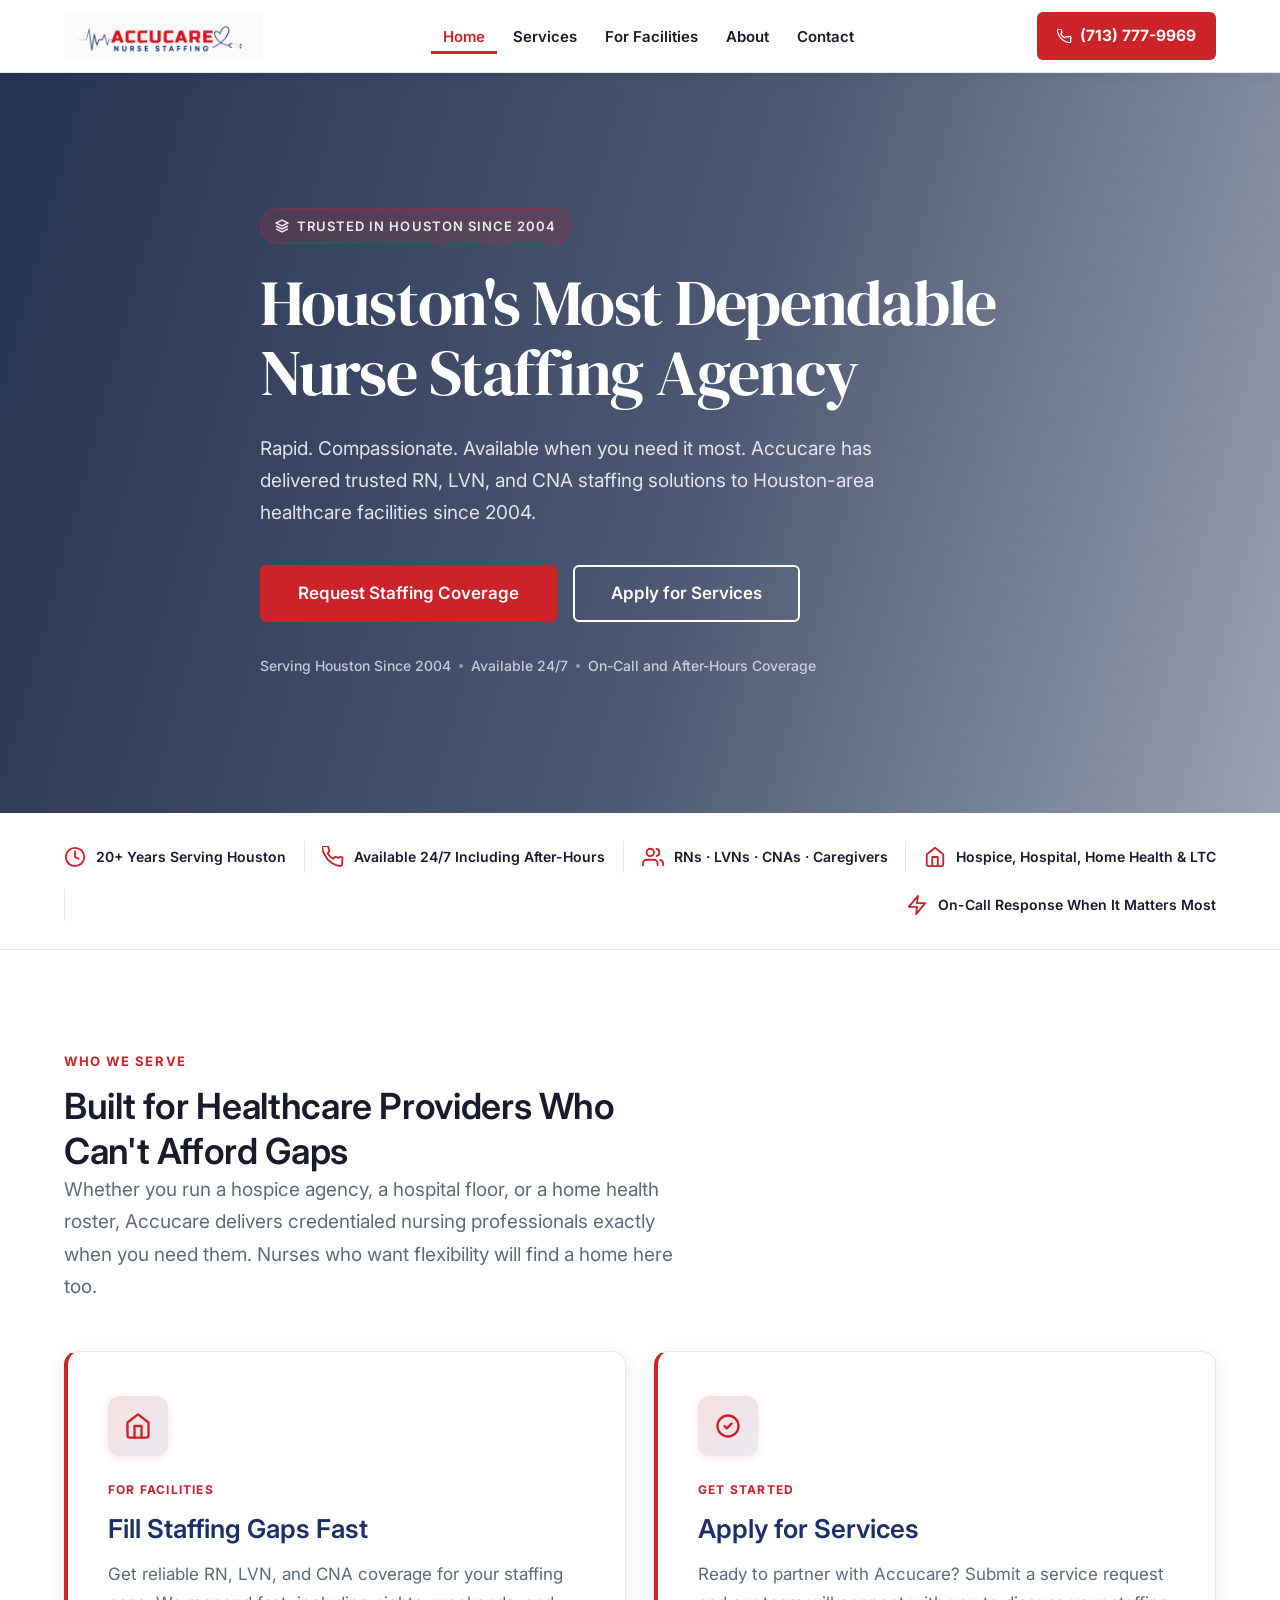
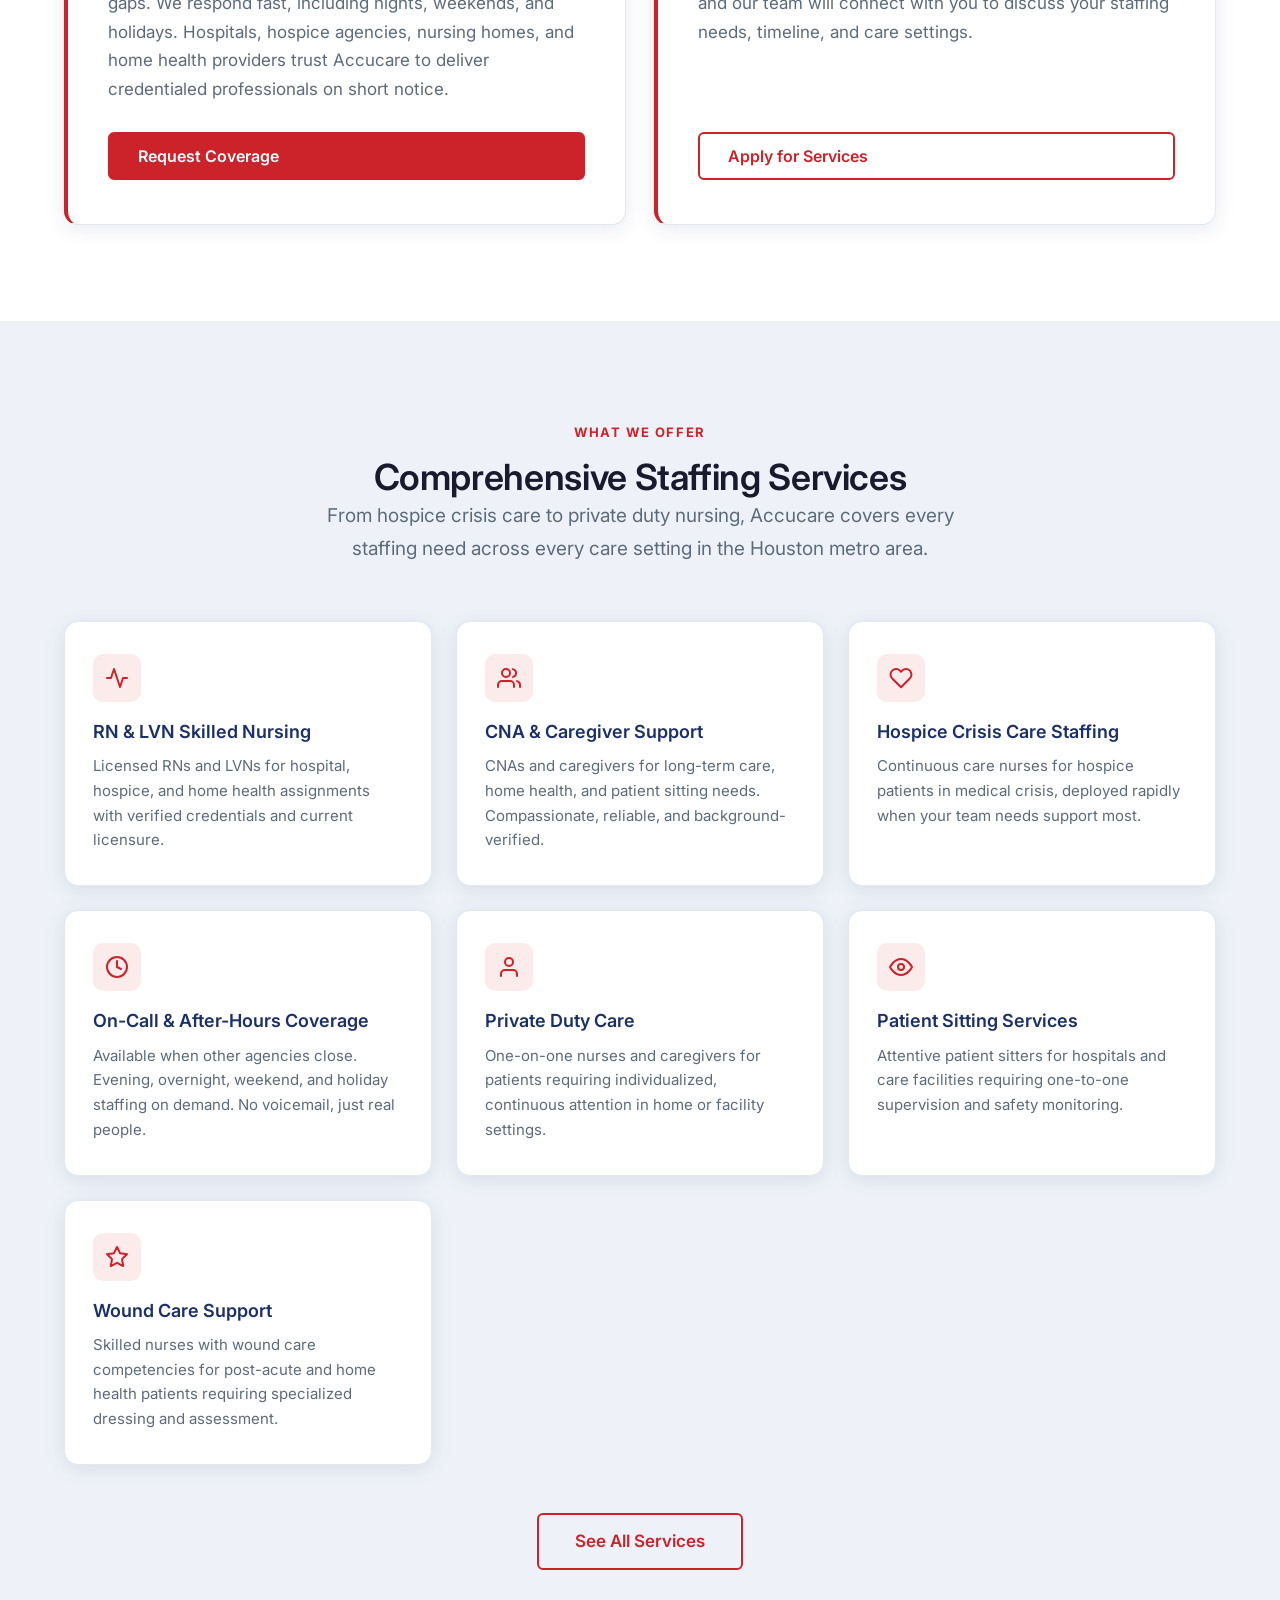
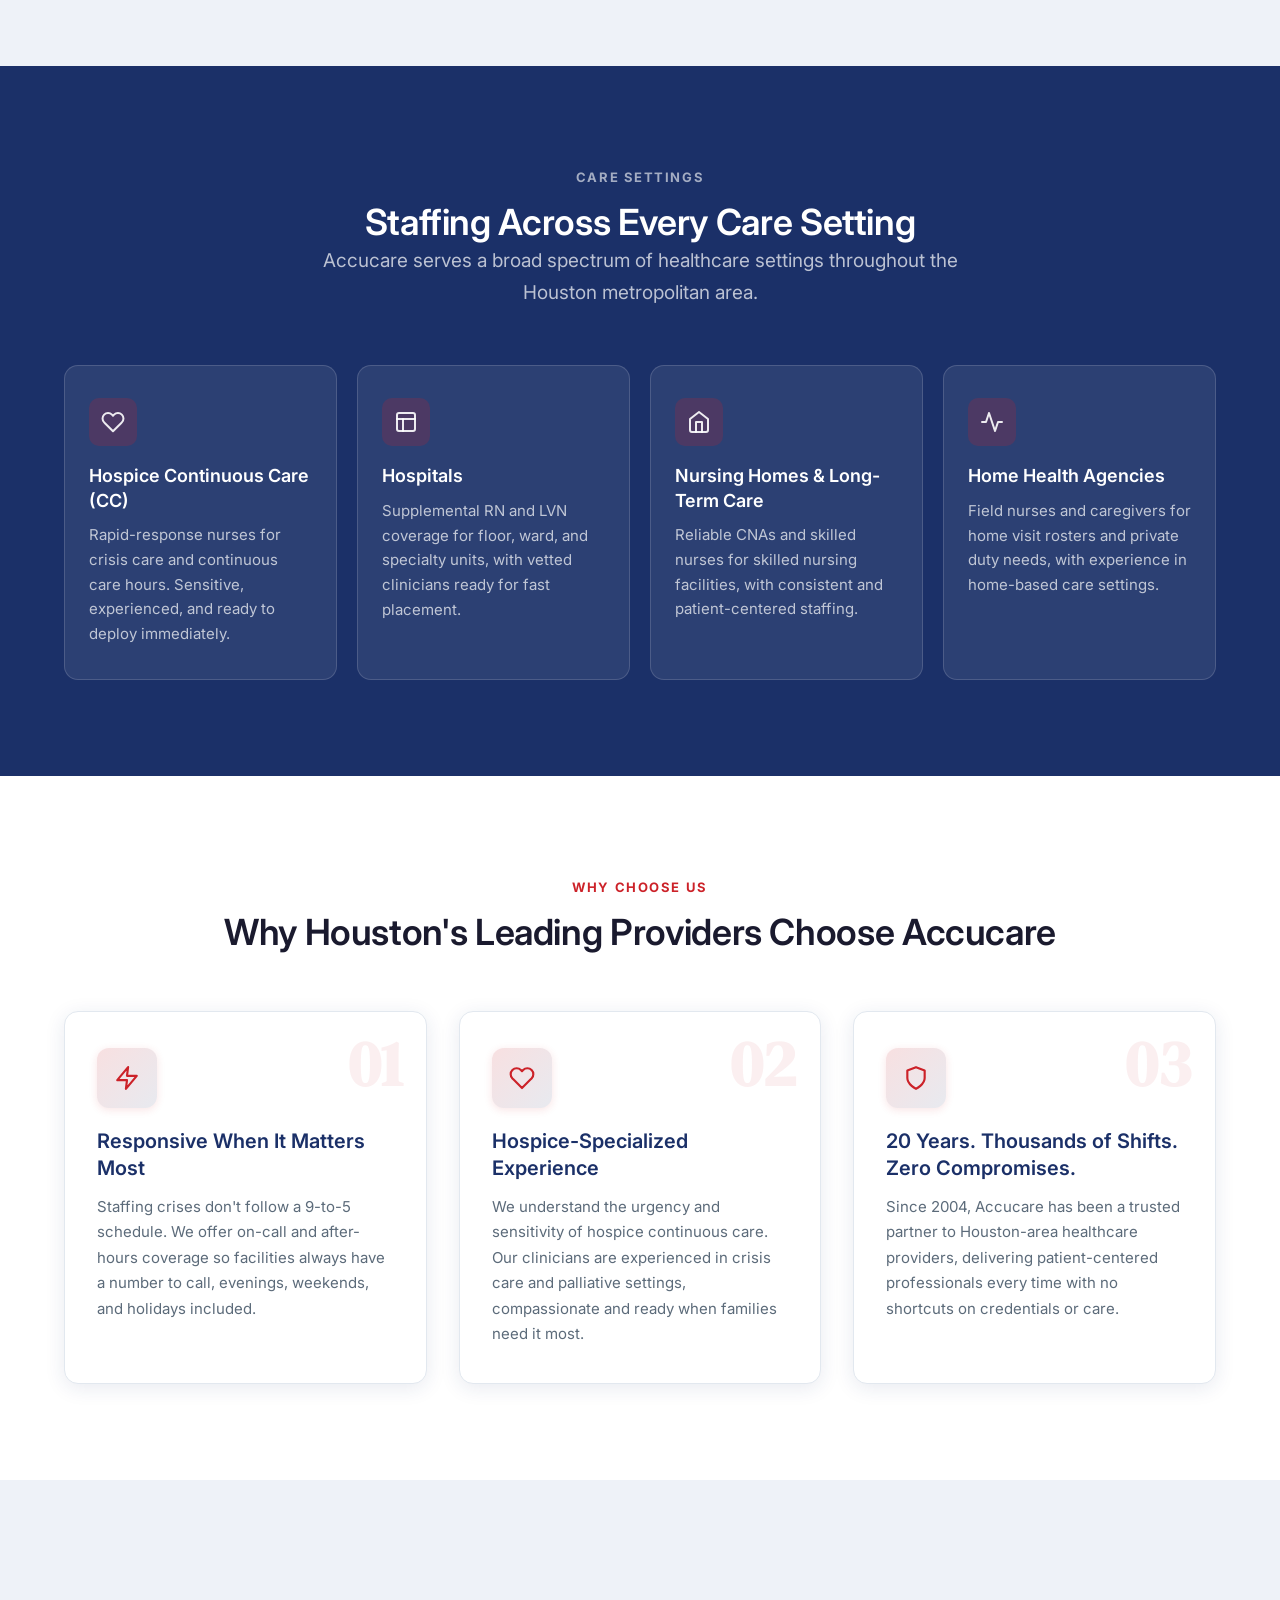
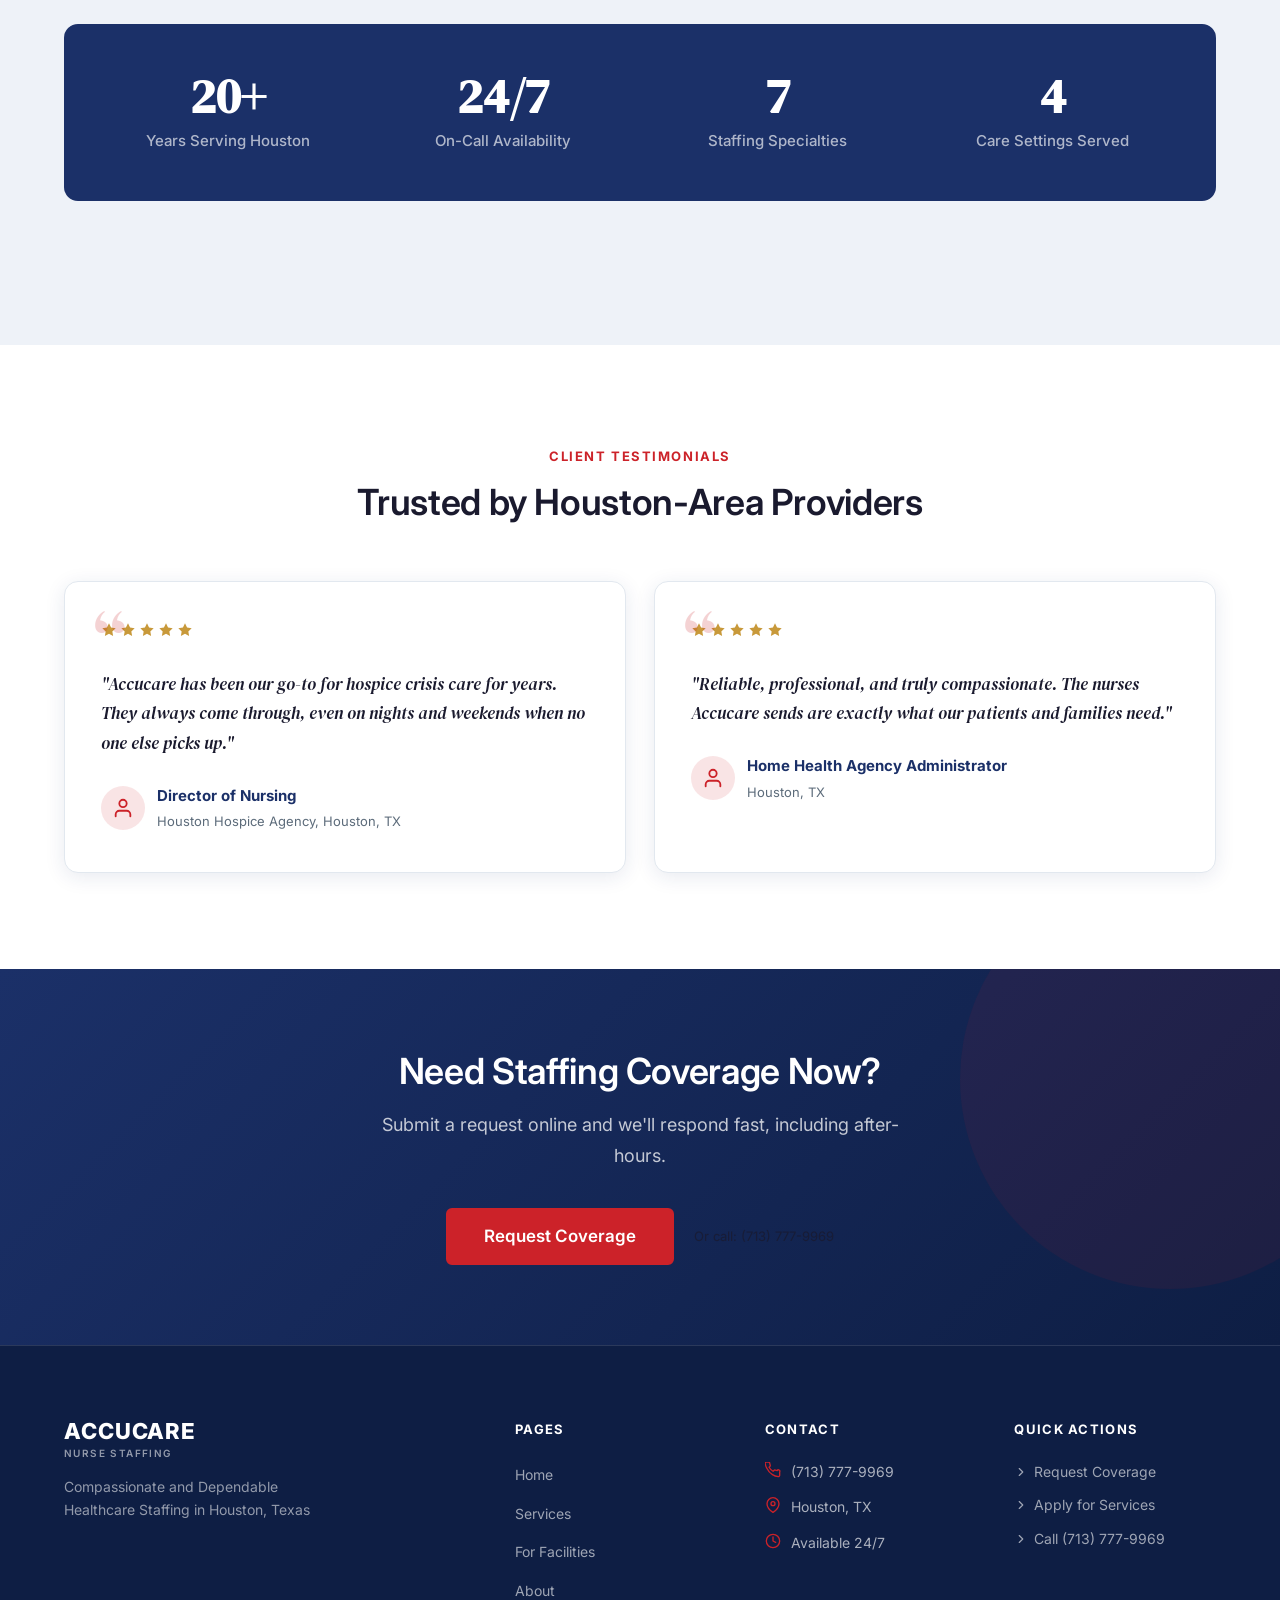
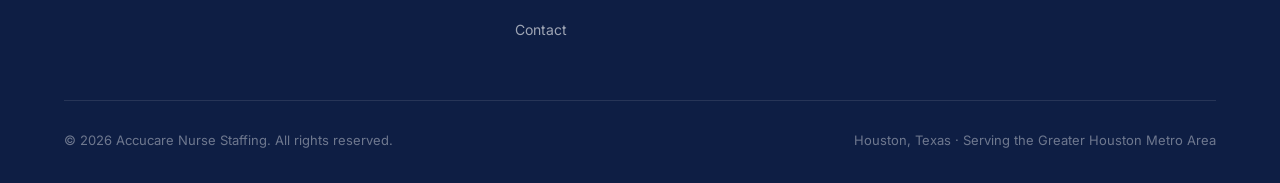
<file: index.html>
<!DOCTYPE html>
<html lang="en">
<head>
  <meta charset="UTF-8" />
  <meta name="viewport" content="width=device-width, initial-scale=1.0" />
  <title>Accucare Nurse Staffing | Houston's Most Dependable Nurse Staffing Agency</title>
  <meta name="description" content="Accucare Nurse Staffing has provided trusted RN, LVN, and CNA staffing solutions to Houston-area healthcare facilities since 2004. Available 24/7 including after-hours and holidays." />

  <!-- Favicon -->
  <link rel="icon" type="image/svg+xml" href="data:image/svg+xml,<svg xmlns='http://www.w3.org/2000/svg' viewBox='0 0 32 32'><rect width='32' height='32' rx='6' fill='%230E7C7B'/><rect x='13' y='5' width='6' height='22' rx='2' fill='white'/><rect x='5' y='13' width='22' height='6' rx='2' fill='white'/></svg>" />

  <!-- Google Fonts -->
  <link rel="preconnect" href="https://fonts.googleapis.com" />
  <link rel="preconnect" href="https://fonts.gstatic.com" crossorigin />
  <link href="https://fonts.googleapis.com/css2?family=Inter:wght@400;600;700&family=DM+Serif+Display:ital@0;1&display=swap" rel="stylesheet" />

  <link rel="stylesheet" href="css/styles.css" />

  <!-- Google Analytics: insert GA4 tag here -->
</head>
<body>

  <a class="skip-link" href="#main-content">Skip to main content</a>

  <!-- ============================================================
       NAVIGATION
       ============================================================ -->
  <header>
    <nav class="nav" aria-label="Main navigation">
      <div class="container">
        <div class="nav__inner">

          <!-- Logo -->
          <a href="index.html" class="nav__logo" aria-label="Accucare Nurse Staffing Home">
            <img src="brandTheme/AccuCare logo.PNG" alt="Accucare Nurse Staffing" class="nav__logo-img">
            </span>
          </a>

          <!-- Desktop Links -->
          <ul class="nav__links" role="list">
            <li><a href="index.html" class="nav__link">Home</a></li>
            <li><a href="services.html" class="nav__link">Services</a></li>
            <li><a href="for-facilities.html" class="nav__link">For Facilities</a></li>
            <li><a href="about.html" class="nav__link">About</a></li>
            <li><a href="contact.html" class="nav__link">Contact</a></li>
          </ul>

          <!-- Phone CTA -->
          <a href="tel:7137779969" class="nav__phone" aria-label="Call Accucare at (713) 777-9969">
            <svg viewBox="0 0 24 24" fill="none" stroke="currentColor" stroke-width="2" stroke-linecap="round" stroke-linejoin="round" aria-hidden="true">
              <path d="M22 16.92v3a2 2 0 01-2.18 2 19.79 19.79 0 01-8.63-3.07A19.5 19.5 0 013.07 9.82 19.79 19.79 0 01.07 1.18 2 2 0 012.07 0h3a2 2 0 012 1.72c.127.96.361 1.903.7 2.81a2 2 0 01-.45 2.11L6.09 7.91a16 16 0 006 6l1.27-1.27a2 2 0 012.11-.45c.907.339 1.85.573 2.81.7A2 2 0 0122 14.92v2z"/>
            </svg>
            (713) 777-9969
          </a>

          <!-- Hamburger -->
          <button class="nav__hamburger" aria-label="Open navigation menu" aria-expanded="false" aria-controls="mobile-menu">
            <span></span>
            <span></span>
            <span></span>
          </button>
        </div>
      </div>

      <!-- Mobile Menu -->
      <div class="nav__mobile" id="mobile-menu" role="navigation" aria-label="Mobile navigation">
        <a href="index.html" class="nav__link">Home</a>
        <a href="services.html" class="nav__link">Services</a>
        <a href="for-facilities.html" class="nav__link">For Facilities</a>
        <a href="about.html" class="nav__link">About</a>
        <a href="contact.html" class="nav__link">Contact</a>
        <a href="tel:7137779969" class="nav__phone" aria-label="Call Accucare at (713) 777-9969">
          <svg viewBox="0 0 24 24" fill="none" stroke="currentColor" stroke-width="2" stroke-linecap="round" stroke-linejoin="round" aria-hidden="true">
            <path d="M22 16.92v3a2 2 0 01-2.18 2 19.79 19.79 0 01-8.63-3.07A19.5 19.5 0 013.07 9.82 19.79 19.79 0 01.07 1.18 2 2 0 012.07 0h3a2 2 0 012 1.72c.127.96.361 1.903.7 2.81a2 2 0 01-.45 2.11L6.09 7.91a16 16 0 006 6l1.27-1.27a2 2 0 012.11-.45c.907.339 1.85.573 2.81.7A2 2 0 0122 14.92v2z"/>
          </svg>
          (713) 777-9969
        </a>
      </div>
    </nav>
  </header>

  <main id="main-content">

    <!-- ============================================================
         HERO
         ============================================================ -->
    <section class="hero" aria-label="Hero">
      <div class="hero__bg" role="img" aria-label="Medical professional in a clinical setting"></div>
      <div class="hero__overlay" aria-hidden="true"></div>
      <div class="container">
        <div class="hero__content">
          <span class="hero__eyebrow">
            <svg width="14" height="14" viewBox="0 0 24 24" fill="none" stroke="currentColor" stroke-width="2.5" aria-hidden="true">
              <path d="M12 2L2 7l10 5 10-5-10-5zM2 17l10 5 10-5M2 12l10 5 10-5"/>
            </svg>
            Trusted in Houston Since 2004
          </span>
          <h1>Houston's Most Dependable Nurse Staffing Agency</h1>
          <p class="hero__sub">Rapid. Compassionate. Available when you need it most. Accucare has delivered trusted RN, LVN, and CNA staffing solutions to Houston-area healthcare facilities since 2004.</p>
          <div class="hero__actions">
            <a href="for-facilities.html" class="btn btn--primary btn--lg">Request Staffing Coverage</a>
            <a href="#" class="btn btn--secondary btn--lg js-lead-modal">Apply for Services</a>
          </div>
          <div class="hero__trust" aria-label="Trust indicators">
            <span>Serving Houston Since 2004</span>
            <span class="hero__trust-dot" aria-hidden="true"></span>
            <span>Available 24/7</span>
            <span class="hero__trust-dot" aria-hidden="true"></span>
            <span>On-Call and After-Hours Coverage</span>
          </div>
        </div>
      </div>
    </section>

    <!-- ============================================================
         TRUST BAR
         ============================================================ -->
    <section class="trust-bar" aria-label="Key features">
      <div class="container">
        <ul class="trust-bar__grid" role="list">
          <li class="trust-bar__item">
            <svg viewBox="0 0 24 24" fill="none" stroke="currentColor" stroke-width="2" stroke-linecap="round" stroke-linejoin="round" aria-hidden="true">
              <circle cx="12" cy="12" r="10"/><polyline points="12 6 12 12 16 14"/>
            </svg>
            20+ Years Serving Houston
          </li>
          <span class="trust-bar__divider" aria-hidden="true"></span>
          <li class="trust-bar__item">
            <svg viewBox="0 0 24 24" fill="none" stroke="currentColor" stroke-width="2" stroke-linecap="round" stroke-linejoin="round" aria-hidden="true">
              <path d="M22 16.92v3a2 2 0 01-2.18 2 19.79 19.79 0 01-8.63-3.07A19.5 19.5 0 013.07 9.82 19.79 19.79 0 01.07 1.18 2 2 0 012.07 0h3a2 2 0 012 1.72c.127.96.361 1.903.7 2.81a2 2 0 01-.45 2.11L6.09 7.91a16 16 0 006 6l1.27-1.27a2 2 0 012.11-.45c.907.339 1.85.573 2.81.7A2 2 0 0122 14.92v2z"/>
            </svg>
            Available 24/7 Including After-Hours
          </li>
          <span class="trust-bar__divider" aria-hidden="true"></span>
          <li class="trust-bar__item">
            <svg viewBox="0 0 24 24" fill="none" stroke="currentColor" stroke-width="2" stroke-linecap="round" stroke-linejoin="round" aria-hidden="true">
              <path d="M17 21v-2a4 4 0 00-4-4H5a4 4 0 00-4 4v2"/><circle cx="9" cy="7" r="4"/><path d="M23 21v-2a4 4 0 00-3-3.87"/><path d="M16 3.13a4 4 0 010 7.75"/>
            </svg>
            RNs &middot; LVNs &middot; CNAs &middot; Caregivers
          </li>
          <span class="trust-bar__divider" aria-hidden="true"></span>
          <li class="trust-bar__item">
            <svg viewBox="0 0 24 24" fill="none" stroke="currentColor" stroke-width="2" stroke-linecap="round" stroke-linejoin="round" aria-hidden="true">
              <path d="M3 9l9-7 9 7v11a2 2 0 01-2 2H5a2 2 0 01-2-2z"/><polyline points="9 22 9 12 15 12 15 22"/>
            </svg>
            Hospice, Hospital, Home Health &amp; LTC
          </li>
          <span class="trust-bar__divider" aria-hidden="true"></span>
          <li class="trust-bar__item">
            <svg viewBox="0 0 24 24" fill="none" stroke="currentColor" stroke-width="2" stroke-linecap="round" stroke-linejoin="round" aria-hidden="true">
              <polygon points="13 2 3 14 12 14 11 22 21 10 12 10 13 2"/>
            </svg>
            On-Call Response When It Matters Most
          </li>
        </ul>
      </div>
    </section>

    <!-- ============================================================
         WHO WE SERVE
         ============================================================ -->
    <section class="section section--alt" aria-labelledby="serve-heading">
      <div class="container">
        <div class="who-we-serve__intro">
          <span class="section__eyebrow">Who We Serve</span>
          <h2 id="serve-heading">Built for Healthcare Providers Who Can't Afford Gaps</h2>
          <p class="lead">Whether you run a hospice agency, a hospital floor, or a home health roster, Accucare delivers credentialed nursing professionals exactly when you need them. Nurses who want flexibility will find a home here too.</p>
        </div>
        <div class="who-we-serve__grid">

          <!-- For Facilities -->
          <article class="serve-card">
            <div class="serve-card__icon" aria-hidden="true">
              <svg viewBox="0 0 24 24" fill="none" stroke="currentColor" stroke-width="2" stroke-linecap="round" stroke-linejoin="round">
                <path d="M3 9l9-7 9 7v11a2 2 0 01-2 2H5a2 2 0 01-2-2z"/><polyline points="9 22 9 12 15 12 15 22"/>
              </svg>
            </div>
            <div class="serve-card__label">For Facilities</div>
            <h3>Fill Staffing Gaps Fast</h3>
            <p>Get reliable RN, LVN, and CNA coverage for your staffing gaps. We respond fast, including nights, weekends, and holidays. Hospitals, hospice agencies, nursing homes, and home health providers trust Accucare to deliver credentialed professionals on short notice.</p>
            <a href="for-facilities.html" class="btn btn--primary">Request Coverage</a>
          </article>

          <!-- Apply for Services -->
          <article class="serve-card">
            <div class="serve-card__icon" aria-hidden="true">
              <svg viewBox="0 0 24 24" fill="none" stroke="currentColor" stroke-width="2" stroke-linecap="round" stroke-linejoin="round">
                <path d="M9 12l2 2 4-4m6 2a9 9 0 11-18 0 9 9 0 0118 0z"/>
              </svg>
            </div>
            <div class="serve-card__label">Get Started</div>
            <h3>Apply for Services</h3>
            <p>Ready to partner with Accucare? Submit a service request and our team will connect with you to discuss your staffing needs, timeline, and care settings.</p>
            <a href="#" class="btn btn--outline js-lead-modal">Apply for Services</a>
          </article>

        </div>
      </div>
    </section>

    <!-- ============================================================
         SERVICES GRID
         ============================================================ -->
    <section class="section services-grid" aria-labelledby="services-heading">
      <div class="container">
        <div class="section__header text-center">
          <span class="section__eyebrow">What We Offer</span>
          <h2 id="services-heading">Comprehensive Staffing Services</h2>
          <p class="lead" style="margin: 0 auto;">From hospice crisis care to private duty nursing, Accucare covers every staffing need across every care setting in the Houston metro area.</p>
        </div>

        <div class="services-grid__grid">

          <!-- 1 RN & LVN -->
          <article class="service-card">
            <div class="service-card__icon" aria-hidden="true">
              <svg viewBox="0 0 24 24" fill="none" stroke="currentColor" stroke-width="2" stroke-linecap="round" stroke-linejoin="round">
                <path d="M22 12h-4l-3 9L9 3l-3 9H2"/>
              </svg>
            </div>
            <h3>RN &amp; LVN Skilled Nursing</h3>
            <p>Licensed RNs and LVNs for hospital, hospice, and home health assignments with verified credentials and current licensure.</p>
          </article>

          <!-- 2 CNA -->
          <article class="service-card">
            <div class="service-card__icon" aria-hidden="true">
              <svg viewBox="0 0 24 24" fill="none" stroke="currentColor" stroke-width="2" stroke-linecap="round" stroke-linejoin="round">
                <path d="M17 21v-2a4 4 0 00-4-4H5a4 4 0 00-4 4v2"/><circle cx="9" cy="7" r="4"/><path d="M23 21v-2a4 4 0 00-3-3.87"/><path d="M16 3.13a4 4 0 010 7.75"/>
              </svg>
            </div>
            <h3>CNA &amp; Caregiver Support</h3>
            <p>CNAs and caregivers for long-term care, home health, and patient sitting needs. Compassionate, reliable, and background-verified.</p>
          </article>

          <!-- 3 Hospice -->
          <article class="service-card">
            <div class="service-card__icon" aria-hidden="true">
              <svg viewBox="0 0 24 24" fill="none" stroke="currentColor" stroke-width="2" stroke-linecap="round" stroke-linejoin="round">
                <path d="M20.84 4.61a5.5 5.5 0 00-7.78 0L12 5.67l-1.06-1.06a5.5 5.5 0 00-7.78 7.78l1.06 1.06L12 21.23l7.78-7.78 1.06-1.06a5.5 5.5 0 000-7.78z"/>
              </svg>
            </div>
            <h3>Hospice Crisis Care Staffing</h3>
            <p>Continuous care nurses for hospice patients in medical crisis, deployed rapidly when your team needs support most.</p>
          </article>

          <!-- 4 On-Call -->
          <article class="service-card">
            <div class="service-card__icon" aria-hidden="true">
              <svg viewBox="0 0 24 24" fill="none" stroke="currentColor" stroke-width="2" stroke-linecap="round" stroke-linejoin="round">
                <circle cx="12" cy="12" r="10"/><polyline points="12 6 12 12 16 14"/>
              </svg>
            </div>
            <h3>On-Call &amp; After-Hours Coverage</h3>
            <p>Available when other agencies close. Evening, overnight, weekend, and holiday staffing on demand. No voicemail, just real people.</p>
          </article>

          <!-- 5 Private Duty -->
          <article class="service-card">
            <div class="service-card__icon" aria-hidden="true">
              <svg viewBox="0 0 24 24" fill="none" stroke="currentColor" stroke-width="2" stroke-linecap="round" stroke-linejoin="round">
                <path d="M20 21v-2a4 4 0 00-4-4H8a4 4 0 00-4 4v2"/><circle cx="12" cy="7" r="4"/>
              </svg>
            </div>
            <h3>Private Duty Care</h3>
            <p>One-on-one nurses and caregivers for patients requiring individualized, continuous attention in home or facility settings.</p>
          </article>

          <!-- 6 Patient Sitting -->
          <article class="service-card">
            <div class="service-card__icon" aria-hidden="true">
              <svg viewBox="0 0 24 24" fill="none" stroke="currentColor" stroke-width="2" stroke-linecap="round" stroke-linejoin="round">
                <path d="M1 12s4-8 11-8 11 8 11 8-4 8-11 8-11-8-11-8z"/><circle cx="12" cy="12" r="3"/>
              </svg>
            </div>
            <h3>Patient Sitting Services</h3>
            <p>Attentive patient sitters for hospitals and care facilities requiring one-to-one supervision and safety monitoring.</p>
          </article>

          <!-- 7 Wound Care -->
          <article class="service-card">
            <div class="service-card__icon" aria-hidden="true">
              <svg viewBox="0 0 24 24" fill="none" stroke="currentColor" stroke-width="2" stroke-linecap="round" stroke-linejoin="round">
                <path d="M12 2l3.09 6.26L22 9.27l-5 4.87 1.18 6.88L12 17.77l-6.18 3.25L7 14.14 2 9.27l6.91-1.01L12 2z"/>
              </svg>
            </div>
            <h3>Wound Care Support</h3>
            <p>Skilled nurses with wound care competencies for post-acute and home health patients requiring specialized dressing and assessment.</p>
          </article>

        </div>

        <div class="text-center">
          <a href="services.html" class="btn btn--outline btn--lg">See All Services</a>
        </div>
      </div>
    </section>

    <!-- ============================================================
         STAFFING VERTICALS
         ============================================================ -->
    <section class="section section--navy" aria-labelledby="verticals-heading">
      <div class="container">
        <div class="section__header text-center">
          <span class="section__eyebrow" style="color: rgba(255,255,255,0.6);">Care Settings</span>
          <h2 id="verticals-heading" style="color: var(--white);">Staffing Across Every Care Setting</h2>
          <p class="lead" style="margin: 0 auto; color: rgba(255,255,255,0.7);">Accucare serves a broad spectrum of healthcare settings throughout the Houston metropolitan area.</p>
        </div>
        <div class="verticals__grid">

          <article class="vertical-card">
            <div class="vertical-card__icon" aria-hidden="true">
              <svg viewBox="0 0 24 24" fill="none" stroke="currentColor" stroke-width="2" stroke-linecap="round" stroke-linejoin="round">
                <path d="M20.84 4.61a5.5 5.5 0 00-7.78 0L12 5.67l-1.06-1.06a5.5 5.5 0 00-7.78 7.78l1.06 1.06L12 21.23l7.78-7.78 1.06-1.06a5.5 5.5 0 000-7.78z"/>
              </svg>
            </div>
            <h3>Hospice Continuous Care (CC)</h3>
            <p>Rapid-response nurses for crisis care and continuous care hours. Sensitive, experienced, and ready to deploy immediately.</p>
          </article>

          <article class="vertical-card">
            <div class="vertical-card__icon" aria-hidden="true">
              <svg viewBox="0 0 24 24" fill="none" stroke="currentColor" stroke-width="2" stroke-linecap="round" stroke-linejoin="round">
                <rect x="3" y="3" width="18" height="18" rx="2" ry="2"/><line x1="3" y1="9" x2="21" y2="9"/><line x1="9" y1="21" x2="9" y2="9"/>
              </svg>
            </div>
            <h3>Hospitals</h3>
            <p>Supplemental RN and LVN coverage for floor, ward, and specialty units, with vetted clinicians ready for fast placement.</p>
          </article>

          <article class="vertical-card">
            <div class="vertical-card__icon" aria-hidden="true">
              <svg viewBox="0 0 24 24" fill="none" stroke="currentColor" stroke-width="2" stroke-linecap="round" stroke-linejoin="round">
                <path d="M3 9l9-7 9 7v11a2 2 0 01-2 2H5a2 2 0 01-2-2z"/><polyline points="9 22 9 12 15 12 15 22"/>
              </svg>
            </div>
            <h3>Nursing Homes &amp; Long-Term Care</h3>
            <p>Reliable CNAs and skilled nurses for skilled nursing facilities, with consistent and patient-centered staffing.</p>
          </article>

          <article class="vertical-card">
            <div class="vertical-card__icon" aria-hidden="true">
              <svg viewBox="0 0 24 24" fill="none" stroke="currentColor" stroke-width="2" stroke-linecap="round" stroke-linejoin="round">
                <path d="M22 12h-4l-3 9L9 3l-3 9H2"/>
              </svg>
            </div>
            <h3>Home Health Agencies</h3>
            <p>Field nurses and caregivers for home visit rosters and private duty needs, with experience in home-based care settings.</p>
          </article>

        </div>
      </div>
    </section>

    <!-- ============================================================
         WHY ACCUCARE
         ============================================================ -->
    <section class="section section--alt" aria-labelledby="why-heading">
      <div class="container">
        <div class="section__header text-center">
          <span class="section__eyebrow">Why Choose Us</span>
          <h2 id="why-heading">Why Houston's Leading Providers Choose Accucare</h2>
        </div>
        <div class="why-grid">

          <article class="why-card">
            <span class="why-card__number" aria-hidden="true">01</span>
            <div class="why-card__icon" aria-hidden="true">
              <svg viewBox="0 0 24 24" fill="none" stroke="currentColor" stroke-width="2" stroke-linecap="round" stroke-linejoin="round">
                <polygon points="13 2 3 14 12 14 11 22 21 10 12 10 13 2"/>
              </svg>
            </div>
            <h3>Responsive When It Matters Most</h3>
            <p>Staffing crises don't follow a 9-to-5 schedule. We offer on-call and after-hours coverage so facilities always have a number to call, evenings, weekends, and holidays included.</p>
          </article>

          <article class="why-card">
            <span class="why-card__number" aria-hidden="true">02</span>
            <div class="why-card__icon" aria-hidden="true">
              <svg viewBox="0 0 24 24" fill="none" stroke="currentColor" stroke-width="2" stroke-linecap="round" stroke-linejoin="round">
                <path d="M20.84 4.61a5.5 5.5 0 00-7.78 0L12 5.67l-1.06-1.06a5.5 5.5 0 00-7.78 7.78l1.06 1.06L12 21.23l7.78-7.78 1.06-1.06a5.5 5.5 0 000-7.78z"/>
              </svg>
            </div>
            <h3>Hospice-Specialized Experience</h3>
            <p>We understand the urgency and sensitivity of hospice continuous care. Our clinicians are experienced in crisis care and palliative settings, compassionate and ready when families need it most.</p>
          </article>

          <article class="why-card">
            <span class="why-card__number" aria-hidden="true">03</span>
            <div class="why-card__icon" aria-hidden="true">
              <svg viewBox="0 0 24 24" fill="none" stroke="currentColor" stroke-width="2" stroke-linecap="round" stroke-linejoin="round">
                <path d="M12 22s8-4 8-10V5l-8-3-8 3v7c0 6 8 10 8 10z"/>
              </svg>
            </div>
            <h3>20 Years. Thousands of Shifts. Zero Compromises.</h3>
            <p>Since 2004, Accucare has been a trusted partner to Houston-area healthcare providers, delivering patient-centered professionals every time with no shortcuts on credentials or care.</p>
          </article>

        </div>
      </div>
    </section>

    <!-- ============================================================
         STATS ROW
         ============================================================ -->
    <section class="section" aria-label="Company statistics">
      <div class="container">
        <div class="stats-row">
          <div class="stat-block">
            <div class="stat-block__number">20+</div>
            <div class="stat-block__label">Years Serving Houston</div>
          </div>
          <div class="stat-block">
            <div class="stat-block__number">24/7</div>
            <div class="stat-block__label">On-Call Availability</div>
          </div>
          <div class="stat-block">
            <div class="stat-block__number">7</div>
            <div class="stat-block__label">Staffing Specialties</div>
          </div>
          <div class="stat-block">
            <div class="stat-block__number">4</div>
            <div class="stat-block__label">Care Settings Served</div>
          </div>
        </div>
      </div>
    </section>

    <!-- ============================================================
         TESTIMONIALS
         ============================================================ -->
    <!-- NOTE: The following testimonials are placeholder quotes. Replace with verified client testimonials before launch. -->
    <section class="section section--alt" aria-labelledby="testimonials-heading">
      <div class="container">
        <div class="section__header text-center">
          <span class="section__eyebrow">Client Testimonials</span>
          <h2 id="testimonials-heading">Trusted by Houston-Area Providers</h2>
        </div>
        <div class="testimonials__grid">

          <article class="testimonial-card">
            <div class="testimonial-card__stars" aria-label="5 out of 5 stars">
              <svg viewBox="0 0 24 24" aria-hidden="true"><path d="M12 2l3.09 6.26L22 9.27l-5 4.87 1.18 6.88L12 17.77l-6.18 3.25L7 14.14 2 9.27l6.91-1.01L12 2z"/></svg>
              <svg viewBox="0 0 24 24" aria-hidden="true"><path d="M12 2l3.09 6.26L22 9.27l-5 4.87 1.18 6.88L12 17.77l-6.18 3.25L7 14.14 2 9.27l6.91-1.01L12 2z"/></svg>
              <svg viewBox="0 0 24 24" aria-hidden="true"><path d="M12 2l3.09 6.26L22 9.27l-5 4.87 1.18 6.88L12 17.77l-6.18 3.25L7 14.14 2 9.27l6.91-1.01L12 2z"/></svg>
              <svg viewBox="0 0 24 24" aria-hidden="true"><path d="M12 2l3.09 6.26L22 9.27l-5 4.87 1.18 6.88L12 17.77l-6.18 3.25L7 14.14 2 9.27l6.91-1.01L12 2z"/></svg>
              <svg viewBox="0 0 24 24" aria-hidden="true"><path d="M12 2l3.09 6.26L22 9.27l-5 4.87 1.18 6.88L12 17.77l-6.18 3.25L7 14.14 2 9.27l6.91-1.01L12 2z"/></svg>
            </div>
            <p class="testimonial-card__quote">"Accucare has been our go-to for hospice crisis care for years. They always come through, even on nights and weekends when no one else picks up."</p>
            <div class="testimonial-card__author">
              <div class="testimonial-card__avatar" aria-hidden="true">
                <svg viewBox="0 0 24 24" fill="none" stroke="currentColor" stroke-width="2" stroke-linecap="round" stroke-linejoin="round">
                  <path d="M20 21v-2a4 4 0 00-4-4H8a4 4 0 00-4 4v2"/><circle cx="12" cy="7" r="4"/>
                </svg>
              </div>
              <div>
                <div class="testimonial-card__name">Director of Nursing</div>
                <div class="testimonial-card__role">Houston Hospice Agency, Houston, TX</div>
              </div>
            </div>
          </article>

          <article class="testimonial-card">
            <div class="testimonial-card__stars" aria-label="5 out of 5 stars">
              <svg viewBox="0 0 24 24" aria-hidden="true"><path d="M12 2l3.09 6.26L22 9.27l-5 4.87 1.18 6.88L12 17.77l-6.18 3.25L7 14.14 2 9.27l6.91-1.01L12 2z"/></svg>
              <svg viewBox="0 0 24 24" aria-hidden="true"><path d="M12 2l3.09 6.26L22 9.27l-5 4.87 1.18 6.88L12 17.77l-6.18 3.25L7 14.14 2 9.27l6.91-1.01L12 2z"/></svg>
              <svg viewBox="0 0 24 24" aria-hidden="true"><path d="M12 2l3.09 6.26L22 9.27l-5 4.87 1.18 6.88L12 17.77l-6.18 3.25L7 14.14 2 9.27l6.91-1.01L12 2z"/></svg>
              <svg viewBox="0 0 24 24" aria-hidden="true"><path d="M12 2l3.09 6.26L22 9.27l-5 4.87 1.18 6.88L12 17.77l-6.18 3.25L7 14.14 2 9.27l6.91-1.01L12 2z"/></svg>
              <svg viewBox="0 0 24 24" aria-hidden="true"><path d="M12 2l3.09 6.26L22 9.27l-5 4.87 1.18 6.88L12 17.77l-6.18 3.25L7 14.14 2 9.27l6.91-1.01L12 2z"/></svg>
            </div>
            <p class="testimonial-card__quote">"Reliable, professional, and truly compassionate. The nurses Accucare sends are exactly what our patients and families need."</p>
            <div class="testimonial-card__author">
              <div class="testimonial-card__avatar" aria-hidden="true">
                <svg viewBox="0 0 24 24" fill="none" stroke="currentColor" stroke-width="2" stroke-linecap="round" stroke-linejoin="round">
                  <path d="M20 21v-2a4 4 0 00-4-4H8a4 4 0 00-4 4v2"/><circle cx="12" cy="7" r="4"/>
                </svg>
              </div>
              <div>
                <div class="testimonial-card__name">Home Health Agency Administrator</div>
                <div class="testimonial-card__role">Houston, TX</div>
              </div>
            </div>
          </article>

        </div>
      </div>
    </section>

    <!-- ============================================================
         CTA BANNER
         ============================================================ -->
    <section class="cta-banner" aria-labelledby="cta-heading">
      <div class="container">
        <h2 id="cta-heading">Need Staffing Coverage Now?</h2>
        <p>Submit a request online and we'll respond fast, including after-hours.</p>
        <div class="cta-banner__actions">
          <a href="#" class="btn btn--primary btn--lg js-lead-modal">Request Coverage</a>
          <span style="font-size: 13px; opacity: 0.75;">Or call: <a href="tel:7137779969" style="color: inherit;">(713) 777-9969</a></span>
        </div>
      </div>
    </section>

  </main>

  <!-- ============================================================
       FOOTER
       ============================================================ -->
  <footer class="footer" role="contentinfo">
    <div class="container">
      <div class="footer__main">

        <!-- Brand -->
        <div class="footer__brand">
          <a href="index.html" class="nav__logo" aria-label="Accucare Nurse Staffing Home">
            <span class="footer__logo-wordmark">ACCUCARE<span>NURSE STAFFING</span></span>
            </span>
          </a>
          <p class="footer__tagline">Compassionate and Dependable Healthcare Staffing in Houston, Texas</p>
        </div>

        <!-- Navigation -->
        <nav aria-label="Footer navigation">
          <div class="footer__col-title">Pages</div>
          <ul class="footer__nav" role="list">
            <li><a href="index.html">Home</a></li>
            <li><a href="services.html">Services</a></li>
            <li><a href="for-facilities.html">For Facilities</a></li>
            <li><a href="about.html">About</a></li>
            <li><a href="contact.html">Contact</a></li>
          </ul>
        </nav>

        <!-- Contact -->
        <div>
          <div class="footer__col-title">Contact</div>
          <div class="footer__contact-item">
            <svg viewBox="0 0 24 24" fill="none" stroke="currentColor" stroke-width="2" stroke-linecap="round" stroke-linejoin="round" aria-hidden="true">
              <path d="M22 16.92v3a2 2 0 01-2.18 2 19.79 19.79 0 01-8.63-3.07A19.5 19.5 0 013.07 9.82 19.79 19.79 0 01.07 1.18 2 2 0 012.07 0h3a2 2 0 012 1.72c.127.96.361 1.903.7 2.81a2 2 0 01-.45 2.11L6.09 7.91a16 16 0 006 6l1.27-1.27a2 2 0 012.11-.45c.907.339 1.85.573 2.81.7A2 2 0 0122 14.92v2z"/>
            </svg>
            <a href="tel:7137779969">(713) 777-9969</a>
          </div>
          <div class="footer__contact-item">
            <svg viewBox="0 0 24 24" fill="none" stroke="currentColor" stroke-width="2" stroke-linecap="round" stroke-linejoin="round" aria-hidden="true">
              <path d="M21 10c0 7-9 13-9 13s-9-6-9-13a9 9 0 0118 0z"/><circle cx="12" cy="10" r="3"/>
            </svg>
            Houston, TX
          </div>
          <div class="footer__contact-item">
            <svg viewBox="0 0 24 24" fill="none" stroke="currentColor" stroke-width="2" stroke-linecap="round" stroke-linejoin="round" aria-hidden="true">
              <circle cx="12" cy="12" r="10"/><polyline points="12 6 12 12 16 14"/>
            </svg>
            Available 24/7
          </div>
        </div>

        <!-- Quick Links -->
        <div>
          <div class="footer__col-title">Quick Actions</div>
          <div class="footer__quick-links">
            <a href="for-facilities.html">
              <svg viewBox="0 0 24 24" fill="none" stroke="currentColor" stroke-width="2" stroke-linecap="round" stroke-linejoin="round" aria-hidden="true">
                <polyline points="9 18 15 12 9 6"/>
              </svg>
              Request Coverage
            </a>
            <a href="#" class="js-lead-modal">
              <svg viewBox="0 0 24 24" fill="none" stroke="currentColor" stroke-width="2" stroke-linecap="round" stroke-linejoin="round" aria-hidden="true">
                <polyline points="9 18 15 12 9 6"/>
              </svg>
              Apply for Services
            </a>
            <a href="tel:7137779969">
              <svg viewBox="0 0 24 24" fill="none" stroke="currentColor" stroke-width="2" stroke-linecap="round" stroke-linejoin="round" aria-hidden="true">
                <polyline points="9 18 15 12 9 6"/>
              </svg>
              Call (713) 777-9969
            </a>
          </div>
        </div>

      </div>

      <div class="footer__bottom">
        <p class="footer__copy">&copy; 2026 Accucare Nurse Staffing. All rights reserved.</p>
        <p class="footer__copy">Houston, Texas &middot; Serving the Greater Houston Metro Area</p>
      </div>
    </div>
  </footer>

  <script src="js/main.js"></script>
</body>
</html>
</file>
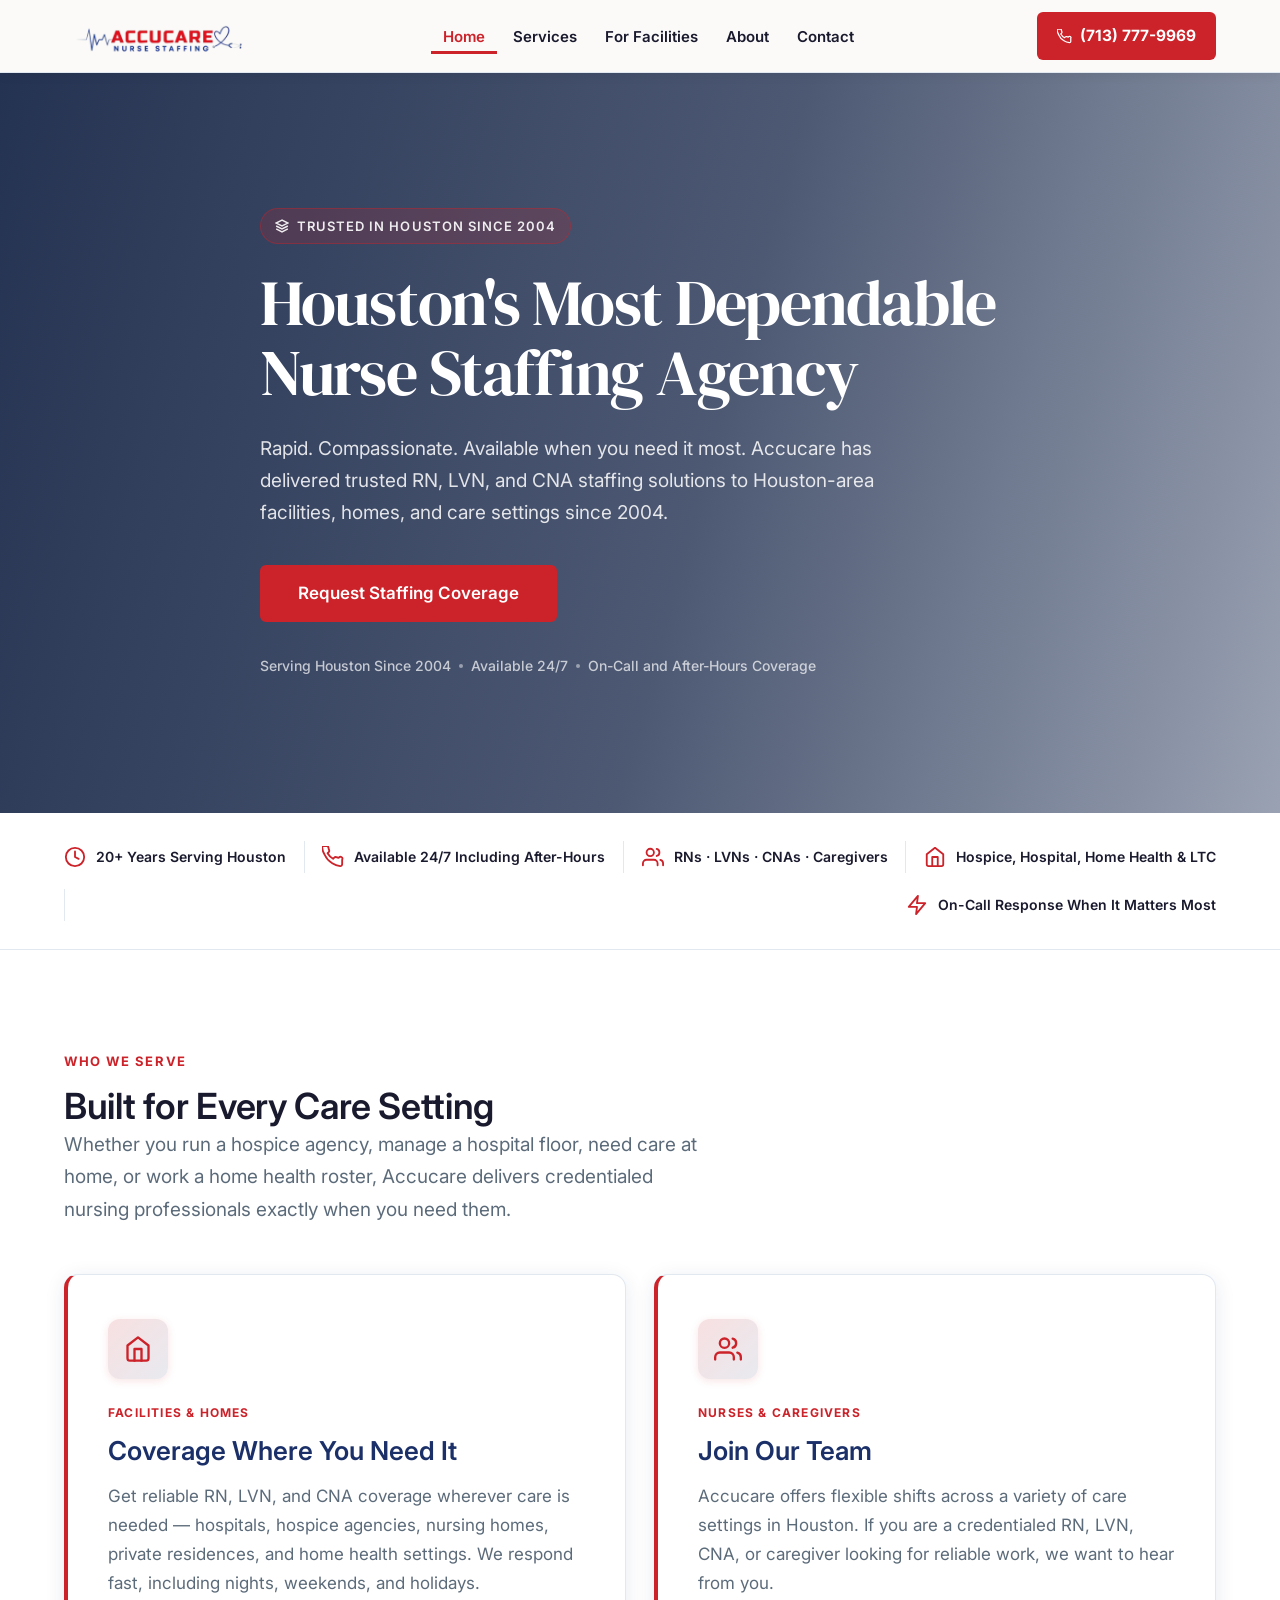
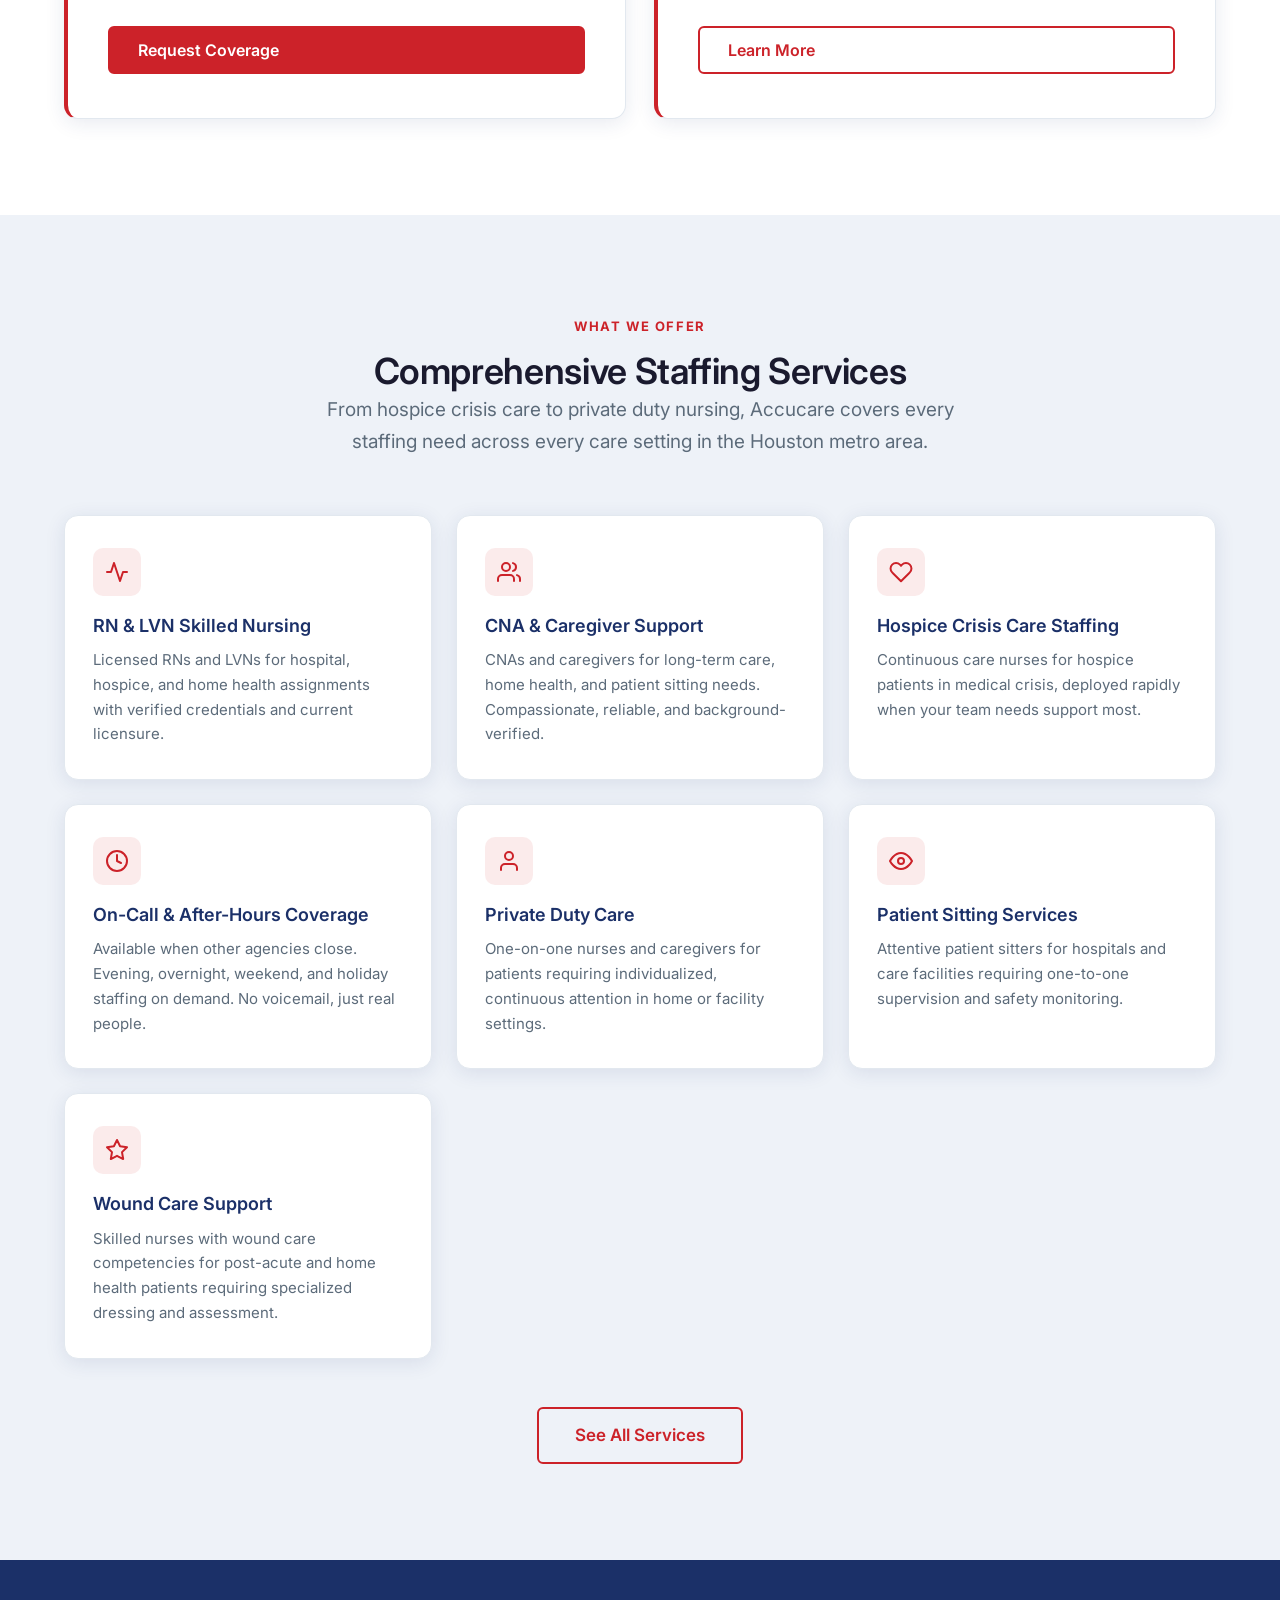
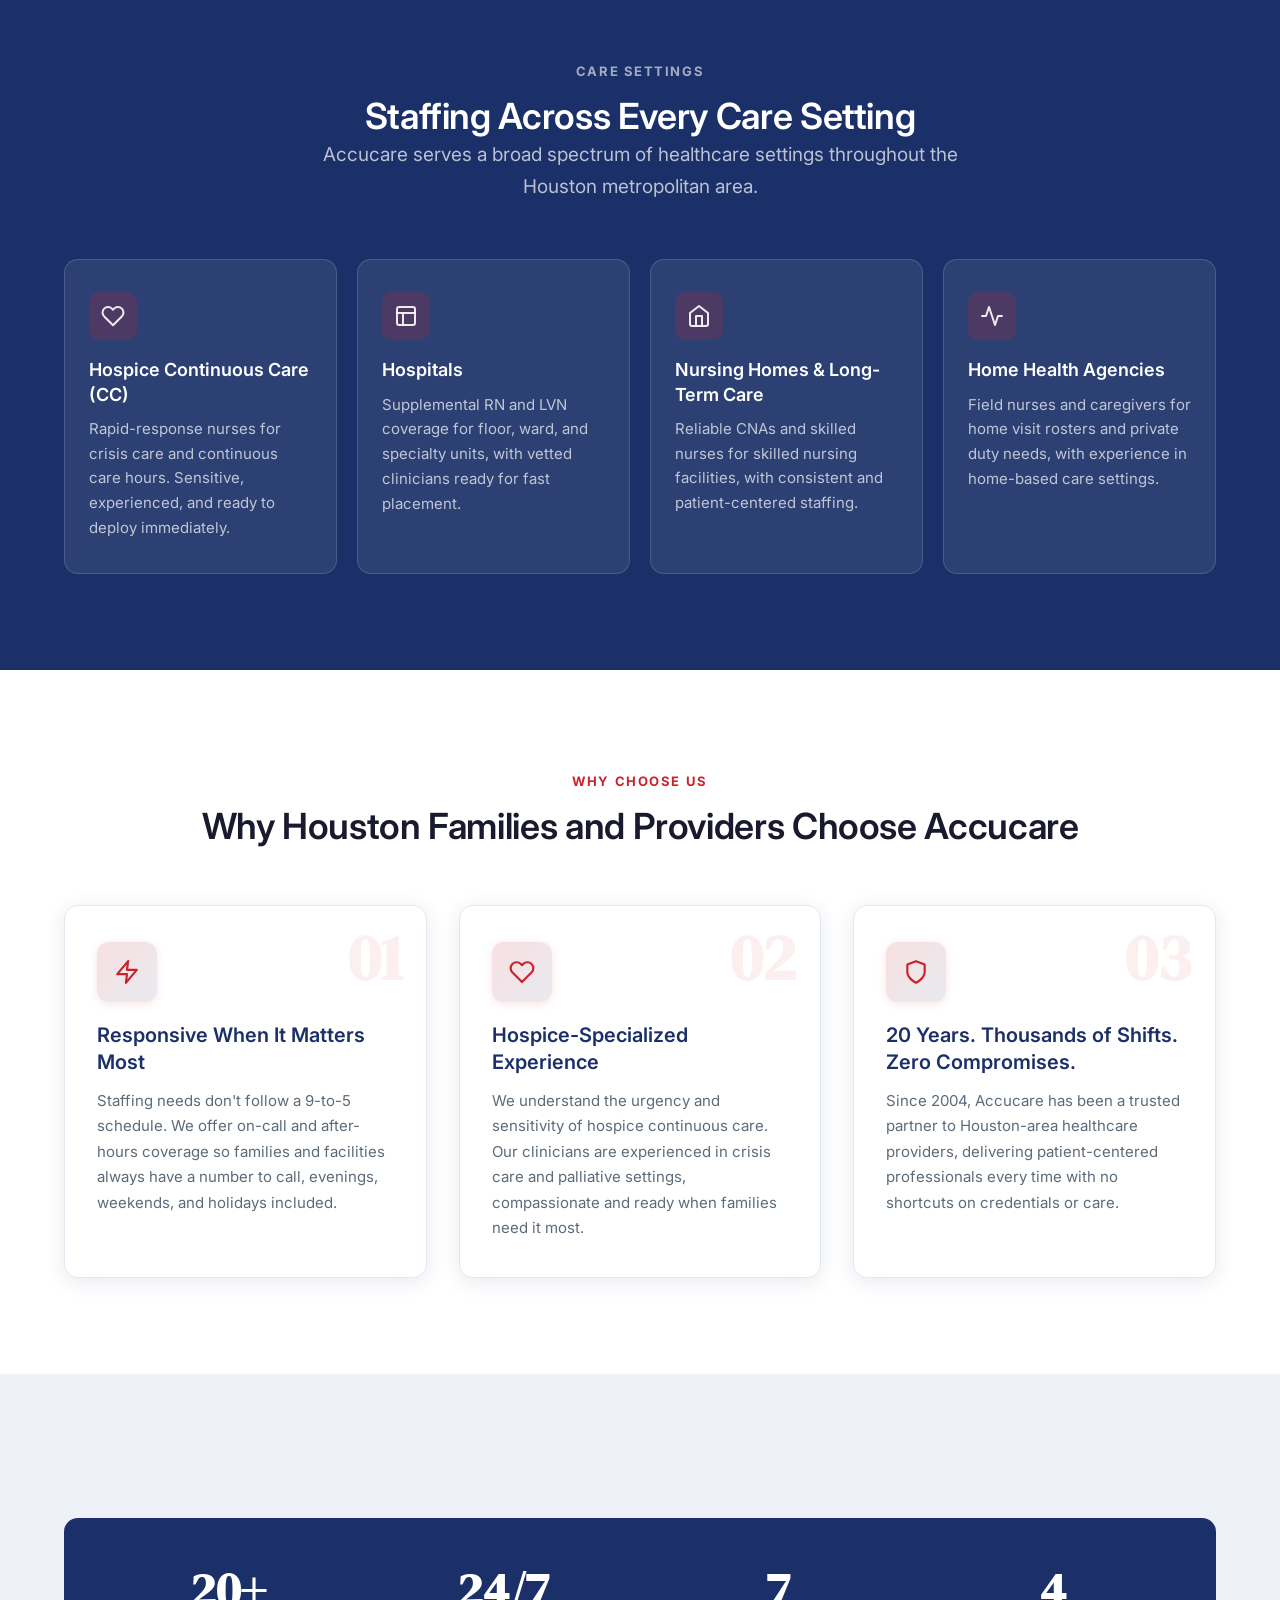
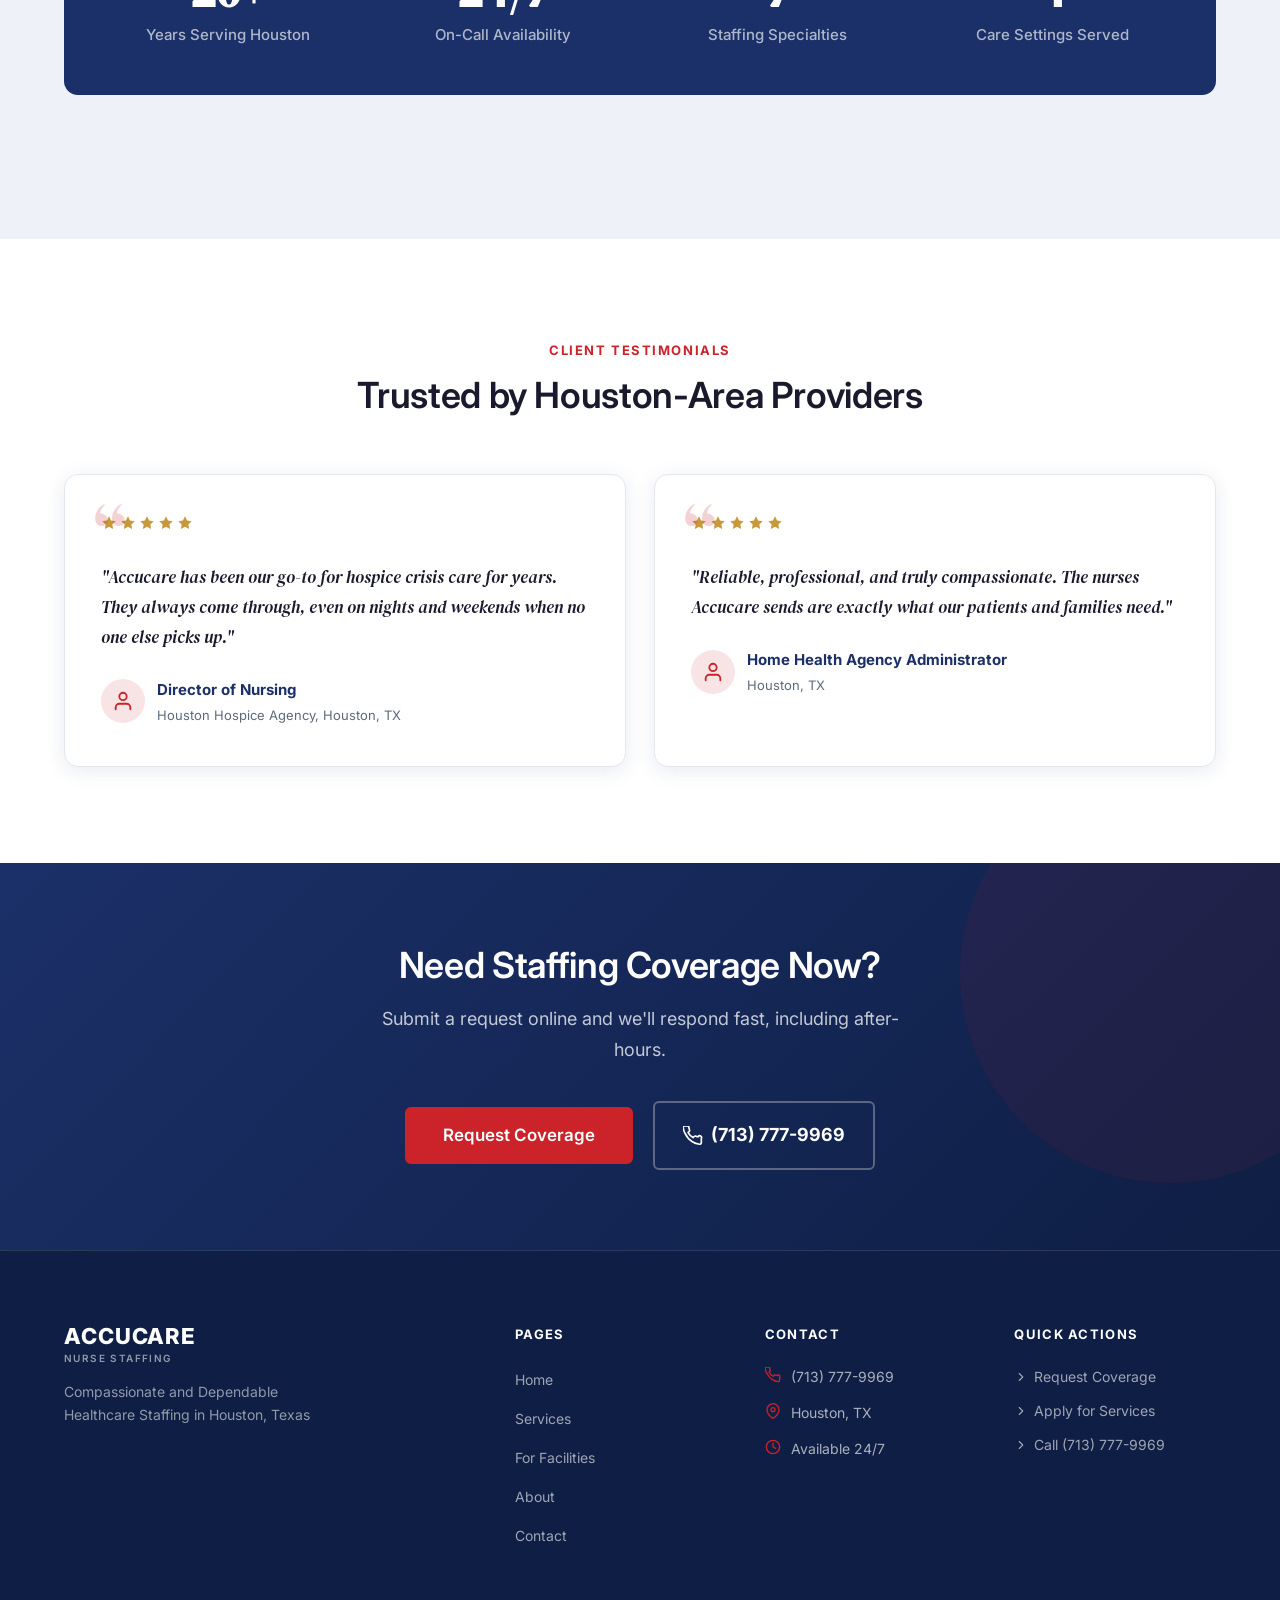
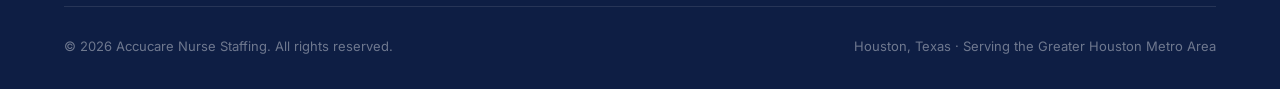
<file: accucare/index.html>
<!DOCTYPE html>
<html lang="en">
<head>
  <meta charset="UTF-8" />
  <meta name="viewport" content="width=device-width, initial-scale=1.0" />
  <title>Accucare Nurse Staffing | Houston's Most Dependable Nurse Staffing Agency</title>
  <meta name="description" content="Accucare Nurse Staffing has provided trusted RN, LVN, and CNA staffing solutions to Houston-area healthcare facilities since 2004. Available 24/7 including after-hours and holidays." />

  <!-- Favicon -->
  <link rel="icon" type="image/svg+xml" href="data:image/svg+xml,<svg xmlns='http://www.w3.org/2000/svg' viewBox='0 0 32 32'><rect width='32' height='32' rx='6' fill='%230E7C7B'/><rect x='13' y='5' width='6' height='22' rx='2' fill='white'/><rect x='5' y='13' width='22' height='6' rx='2' fill='white'/></svg>" />

  <!-- Google Fonts -->
  <link rel="preconnect" href="https://fonts.googleapis.com" />
  <link rel="preconnect" href="https://fonts.gstatic.com" crossorigin />
  <link href="https://fonts.googleapis.com/css2?family=Inter:wght@400;600;700&family=DM+Serif+Display:ital@0;1&display=swap" rel="stylesheet" />

  <link rel="stylesheet" href="css/styles.css" />

  <!-- Google Analytics: insert GA4 tag here -->
</head>
<body>

  <a class="skip-link" href="#main-content">Skip to main content</a>

  <!-- ============================================================
       NAVIGATION
       ============================================================ -->
  <header>
    <nav class="nav" aria-label="Main navigation">
      <div class="container">
        <div class="nav__inner">

          <!-- Logo -->
          <a href="index.html" class="nav__logo" aria-label="Accucare Nurse Staffing Home">
            <img src="brandTheme/AccuCare logo.PNG" alt="Accucare Nurse Staffing" class="nav__logo-img">
            </span>
          </a>

          <!-- Desktop Links -->
          <ul class="nav__links" role="list">
            <li><a href="index.html" class="nav__link">Home</a></li>
            <li><a href="services.html" class="nav__link">Services</a></li>
            <li><a href="for-facilities.html" class="nav__link">For Facilities</a></li>
            <li><a href="about.html" class="nav__link">About</a></li>
            <li><a href="contact.html" class="nav__link">Contact</a></li>
          </ul>

          <!-- Phone CTA -->
          <a href="tel:7137779969" class="nav__phone" aria-label="Call Accucare at (713) 777-9969">
            <svg viewBox="0 0 24 24" fill="none" stroke="currentColor" stroke-width="2" stroke-linecap="round" stroke-linejoin="round" aria-hidden="true">
              <path d="M22 16.92v3a2 2 0 01-2.18 2 19.79 19.79 0 01-8.63-3.07A19.5 19.5 0 013.07 9.82 19.79 19.79 0 01.07 1.18 2 2 0 012.07 0h3a2 2 0 012 1.72c.127.96.361 1.903.7 2.81a2 2 0 01-.45 2.11L6.09 7.91a16 16 0 006 6l1.27-1.27a2 2 0 012.11-.45c.907.339 1.85.573 2.81.7A2 2 0 0122 14.92v2z"/>
            </svg>
            (713) 777-9969
          </a>

          <!-- Hamburger -->
          <button class="nav__hamburger" aria-label="Open navigation menu" aria-expanded="false" aria-controls="mobile-menu">
            <span></span>
            <span></span>
            <span></span>
          </button>
        </div>
      </div>

      <!-- Mobile Menu -->
      <div class="nav__mobile" id="mobile-menu" role="navigation" aria-label="Mobile navigation">
        <a href="index.html" class="nav__link">Home</a>
        <a href="services.html" class="nav__link">Services</a>
        <a href="for-facilities.html" class="nav__link">For Facilities</a>
        <a href="about.html" class="nav__link">About</a>
        <a href="contact.html" class="nav__link">Contact</a>
        <a href="tel:7137779969" class="nav__phone" aria-label="Call Accucare at (713) 777-9969">
          <svg viewBox="0 0 24 24" fill="none" stroke="currentColor" stroke-width="2" stroke-linecap="round" stroke-linejoin="round" aria-hidden="true">
            <path d="M22 16.92v3a2 2 0 01-2.18 2 19.79 19.79 0 01-8.63-3.07A19.5 19.5 0 013.07 9.82 19.79 19.79 0 01.07 1.18 2 2 0 012.07 0h3a2 2 0 012 1.72c.127.96.361 1.903.7 2.81a2 2 0 01-.45 2.11L6.09 7.91a16 16 0 006 6l1.27-1.27a2 2 0 012.11-.45c.907.339 1.85.573 2.81.7A2 2 0 0122 14.92v2z"/>
          </svg>
          (713) 777-9969
        </a>
      </div>
    </nav>
  </header>

  <main id="main-content">

    <!-- ============================================================
         HERO
         ============================================================ -->
    <section class="hero" aria-label="Hero">
      <div class="hero__bg" role="img" aria-label="Medical professional in a clinical setting"></div>
      <div class="hero__overlay" aria-hidden="true"></div>
      <div class="container">
        <div class="hero__content">
          <span class="hero__eyebrow">
            <svg width="14" height="14" viewBox="0 0 24 24" fill="none" stroke="currentColor" stroke-width="2.5" aria-hidden="true">
              <path d="M12 2L2 7l10 5 10-5-10-5zM2 17l10 5 10-5M2 12l10 5 10-5"/>
            </svg>
            Trusted in Houston Since 2004
          </span>
          <h1>Houston's Most Dependable Nurse Staffing Agency</h1>
          <p class="hero__sub">Rapid. Compassionate. Available when you need it most. Accucare has delivered trusted RN, LVN, and CNA staffing solutions to Houston-area facilities, homes, and care settings since 2004.</p>
          <div class="hero__actions">
            <a href="#" class="btn btn--primary btn--lg js-lead-modal">Request Staffing Coverage</a>
          </div>
          <div class="hero__trust" aria-label="Trust indicators">
            <span>Serving Houston Since 2004</span>
            <span class="hero__trust-dot" aria-hidden="true"></span>
            <span>Available 24/7</span>
            <span class="hero__trust-dot" aria-hidden="true"></span>
            <span>On-Call and After-Hours Coverage</span>
          </div>
        </div>
      </div>
    </section>

    <!-- ============================================================
         TRUST BAR
         ============================================================ -->
    <section class="trust-bar" aria-label="Key features">
      <div class="container">
        <ul class="trust-bar__grid" role="list">
          <li class="trust-bar__item">
            <svg viewBox="0 0 24 24" fill="none" stroke="currentColor" stroke-width="2" stroke-linecap="round" stroke-linejoin="round" aria-hidden="true">
              <circle cx="12" cy="12" r="10"/><polyline points="12 6 12 12 16 14"/>
            </svg>
            20+ Years Serving Houston
          </li>
          <span class="trust-bar__divider" aria-hidden="true"></span>
          <li class="trust-bar__item">
            <svg viewBox="0 0 24 24" fill="none" stroke="currentColor" stroke-width="2" stroke-linecap="round" stroke-linejoin="round" aria-hidden="true">
              <path d="M22 16.92v3a2 2 0 01-2.18 2 19.79 19.79 0 01-8.63-3.07A19.5 19.5 0 013.07 9.82 19.79 19.79 0 01.07 1.18 2 2 0 012.07 0h3a2 2 0 012 1.72c.127.96.361 1.903.7 2.81a2 2 0 01-.45 2.11L6.09 7.91a16 16 0 006 6l1.27-1.27a2 2 0 012.11-.45c.907.339 1.85.573 2.81.7A2 2 0 0122 14.92v2z"/>
            </svg>
            Available 24/7 Including After-Hours
          </li>
          <span class="trust-bar__divider" aria-hidden="true"></span>
          <li class="trust-bar__item">
            <svg viewBox="0 0 24 24" fill="none" stroke="currentColor" stroke-width="2" stroke-linecap="round" stroke-linejoin="round" aria-hidden="true">
              <path d="M17 21v-2a4 4 0 00-4-4H5a4 4 0 00-4 4v2"/><circle cx="9" cy="7" r="4"/><path d="M23 21v-2a4 4 0 00-3-3.87"/><path d="M16 3.13a4 4 0 010 7.75"/>
            </svg>
            RNs &middot; LVNs &middot; CNAs &middot; Caregivers
          </li>
          <span class="trust-bar__divider" aria-hidden="true"></span>
          <li class="trust-bar__item">
            <svg viewBox="0 0 24 24" fill="none" stroke="currentColor" stroke-width="2" stroke-linecap="round" stroke-linejoin="round" aria-hidden="true">
              <path d="M3 9l9-7 9 7v11a2 2 0 01-2 2H5a2 2 0 01-2-2z"/><polyline points="9 22 9 12 15 12 15 22"/>
            </svg>
            Hospice, Hospital, Home Health &amp; LTC
          </li>
          <span class="trust-bar__divider" aria-hidden="true"></span>
          <li class="trust-bar__item">
            <svg viewBox="0 0 24 24" fill="none" stroke="currentColor" stroke-width="2" stroke-linecap="round" stroke-linejoin="round" aria-hidden="true">
              <polygon points="13 2 3 14 12 14 11 22 21 10 12 10 13 2"/>
            </svg>
            On-Call Response When It Matters Most
          </li>
        </ul>
      </div>
    </section>

    <!-- ============================================================
         WHO WE SERVE
         ============================================================ -->
    <section class="section section--alt" aria-labelledby="serve-heading">
      <div class="container">
        <div class="who-we-serve__intro">
          <span class="section__eyebrow">Who We Serve</span>
          <h2 id="serve-heading">Built for Every Care Setting</h2>
          <p class="lead">Whether you run a hospice agency, manage a hospital floor, need care at home, or work a home health roster, Accucare delivers credentialed nursing professionals exactly when you need them.</p>
        </div>
        <div class="who-we-serve__grid">

          <!-- For Facilities & Homes -->
          <article class="serve-card">
            <div class="serve-card__icon" aria-hidden="true">
              <svg viewBox="0 0 24 24" fill="none" stroke="currentColor" stroke-width="2" stroke-linecap="round" stroke-linejoin="round">
                <path d="M3 9l9-7 9 7v11a2 2 0 01-2 2H5a2 2 0 01-2-2z"/><polyline points="9 22 9 12 15 12 15 22"/>
              </svg>
            </div>
            <div class="serve-card__label">Facilities &amp; Homes</div>
            <h3>Coverage Where You Need It</h3>
            <p>Get reliable RN, LVN, and CNA coverage wherever care is needed — hospitals, hospice agencies, nursing homes, private residences, and home health settings. We respond fast, including nights, weekends, and holidays.</p>
            <a href="#" class="btn btn--primary js-lead-modal">Request Coverage</a>
          </article>

          <!-- For Nurses & Join -->
          <article class="serve-card">
            <div class="serve-card__icon" aria-hidden="true">
              <svg viewBox="0 0 24 24" fill="none" stroke="currentColor" stroke-width="2" stroke-linecap="round" stroke-linejoin="round">
                <path d="M17 21v-2a4 4 0 00-4-4H5a4 4 0 00-4 4v2"/><circle cx="9" cy="7" r="4"/><path d="M23 21v-2a4 4 0 00-3-3.87"/><path d="M16 3.13a4 4 0 010 7.75"/>
              </svg>
            </div>
            <div class="serve-card__label">Nurses &amp; Caregivers</div>
            <h3>Join Our Team</h3>
            <p>Accucare offers flexible shifts across a variety of care settings in Houston. If you are a credentialed RN, LVN, CNA, or caregiver looking for reliable work, we want to hear from you.</p>
            <a href="join-our-team.html" class="btn btn--outline">Learn More</a>
          </article>

        </div>
      </div>
    </section>

    <!-- ============================================================
         SERVICES GRID
         ============================================================ -->
    <section class="section services-grid" aria-labelledby="services-heading">
      <div class="container">
        <div class="section__header text-center">
          <span class="section__eyebrow">What We Offer</span>
          <h2 id="services-heading">Comprehensive Staffing Services</h2>
          <p class="lead" style="margin: 0 auto;">From hospice crisis care to private duty nursing, Accucare covers every staffing need across every care setting in the Houston metro area.</p>
        </div>

        <div class="services-grid__grid">

          <!-- 1 RN & LVN -->
          <article class="service-card">
            <div class="service-card__icon" aria-hidden="true">
              <svg viewBox="0 0 24 24" fill="none" stroke="currentColor" stroke-width="2" stroke-linecap="round" stroke-linejoin="round">
                <path d="M22 12h-4l-3 9L9 3l-3 9H2"/>
              </svg>
            </div>
            <h3>RN &amp; LVN Skilled Nursing</h3>
            <p>Licensed RNs and LVNs for hospital, hospice, and home health assignments with verified credentials and current licensure.</p>
          </article>

          <!-- 2 CNA -->
          <article class="service-card">
            <div class="service-card__icon" aria-hidden="true">
              <svg viewBox="0 0 24 24" fill="none" stroke="currentColor" stroke-width="2" stroke-linecap="round" stroke-linejoin="round">
                <path d="M17 21v-2a4 4 0 00-4-4H5a4 4 0 00-4 4v2"/><circle cx="9" cy="7" r="4"/><path d="M23 21v-2a4 4 0 00-3-3.87"/><path d="M16 3.13a4 4 0 010 7.75"/>
              </svg>
            </div>
            <h3>CNA &amp; Caregiver Support</h3>
            <p>CNAs and caregivers for long-term care, home health, and patient sitting needs. Compassionate, reliable, and background-verified.</p>
          </article>

          <!-- 3 Hospice -->
          <article class="service-card">
            <div class="service-card__icon" aria-hidden="true">
              <svg viewBox="0 0 24 24" fill="none" stroke="currentColor" stroke-width="2" stroke-linecap="round" stroke-linejoin="round">
                <path d="M20.84 4.61a5.5 5.5 0 00-7.78 0L12 5.67l-1.06-1.06a5.5 5.5 0 00-7.78 7.78l1.06 1.06L12 21.23l7.78-7.78 1.06-1.06a5.5 5.5 0 000-7.78z"/>
              </svg>
            </div>
            <h3>Hospice Crisis Care Staffing</h3>
            <p>Continuous care nurses for hospice patients in medical crisis, deployed rapidly when your team needs support most.</p>
          </article>

          <!-- 4 On-Call -->
          <article class="service-card">
            <div class="service-card__icon" aria-hidden="true">
              <svg viewBox="0 0 24 24" fill="none" stroke="currentColor" stroke-width="2" stroke-linecap="round" stroke-linejoin="round">
                <circle cx="12" cy="12" r="10"/><polyline points="12 6 12 12 16 14"/>
              </svg>
            </div>
            <h3>On-Call &amp; After-Hours Coverage</h3>
            <p>Available when other agencies close. Evening, overnight, weekend, and holiday staffing on demand. No voicemail, just real people.</p>
          </article>

          <!-- 5 Private Duty -->
          <article class="service-card">
            <div class="service-card__icon" aria-hidden="true">
              <svg viewBox="0 0 24 24" fill="none" stroke="currentColor" stroke-width="2" stroke-linecap="round" stroke-linejoin="round">
                <path d="M20 21v-2a4 4 0 00-4-4H8a4 4 0 00-4 4v2"/><circle cx="12" cy="7" r="4"/>
              </svg>
            </div>
            <h3>Private Duty Care</h3>
            <p>One-on-one nurses and caregivers for patients requiring individualized, continuous attention in home or facility settings.</p>
          </article>

          <!-- 6 Patient Sitting -->
          <article class="service-card">
            <div class="service-card__icon" aria-hidden="true">
              <svg viewBox="0 0 24 24" fill="none" stroke="currentColor" stroke-width="2" stroke-linecap="round" stroke-linejoin="round">
                <path d="M1 12s4-8 11-8 11 8 11 8-4 8-11 8-11-8-11-8z"/><circle cx="12" cy="12" r="3"/>
              </svg>
            </div>
            <h3>Patient Sitting Services</h3>
            <p>Attentive patient sitters for hospitals and care facilities requiring one-to-one supervision and safety monitoring.</p>
          </article>

          <!-- 7 Wound Care -->
          <article class="service-card">
            <div class="service-card__icon" aria-hidden="true">
              <svg viewBox="0 0 24 24" fill="none" stroke="currentColor" stroke-width="2" stroke-linecap="round" stroke-linejoin="round">
                <path d="M12 2l3.09 6.26L22 9.27l-5 4.87 1.18 6.88L12 17.77l-6.18 3.25L7 14.14 2 9.27l6.91-1.01L12 2z"/>
              </svg>
            </div>
            <h3>Wound Care Support</h3>
            <p>Skilled nurses with wound care competencies for post-acute and home health patients requiring specialized dressing and assessment.</p>
          </article>

        </div>

        <div class="text-center">
          <a href="services.html" class="btn btn--outline btn--lg">See All Services</a>
        </div>
      </div>
    </section>

    <!-- ============================================================
         STAFFING VERTICALS
         ============================================================ -->
    <section class="section section--navy" aria-labelledby="verticals-heading">
      <div class="container">
        <div class="section__header text-center">
          <span class="section__eyebrow" style="color: rgba(255,255,255,0.6);">Care Settings</span>
          <h2 id="verticals-heading" style="color: var(--white);">Staffing Across Every Care Setting</h2>
          <p class="lead" style="margin: 0 auto; color: rgba(255,255,255,0.7);">Accucare serves a broad spectrum of healthcare settings throughout the Houston metropolitan area.</p>
        </div>
        <div class="verticals__grid">

          <article class="vertical-card">
            <div class="vertical-card__icon" aria-hidden="true">
              <svg viewBox="0 0 24 24" fill="none" stroke="currentColor" stroke-width="2" stroke-linecap="round" stroke-linejoin="round">
                <path d="M20.84 4.61a5.5 5.5 0 00-7.78 0L12 5.67l-1.06-1.06a5.5 5.5 0 00-7.78 7.78l1.06 1.06L12 21.23l7.78-7.78 1.06-1.06a5.5 5.5 0 000-7.78z"/>
              </svg>
            </div>
            <h3>Hospice Continuous Care (CC)</h3>
            <p>Rapid-response nurses for crisis care and continuous care hours. Sensitive, experienced, and ready to deploy immediately.</p>
          </article>

          <article class="vertical-card">
            <div class="vertical-card__icon" aria-hidden="true">
              <svg viewBox="0 0 24 24" fill="none" stroke="currentColor" stroke-width="2" stroke-linecap="round" stroke-linejoin="round">
                <rect x="3" y="3" width="18" height="18" rx="2" ry="2"/><line x1="3" y1="9" x2="21" y2="9"/><line x1="9" y1="21" x2="9" y2="9"/>
              </svg>
            </div>
            <h3>Hospitals</h3>
            <p>Supplemental RN and LVN coverage for floor, ward, and specialty units, with vetted clinicians ready for fast placement.</p>
          </article>

          <article class="vertical-card">
            <div class="vertical-card__icon" aria-hidden="true">
              <svg viewBox="0 0 24 24" fill="none" stroke="currentColor" stroke-width="2" stroke-linecap="round" stroke-linejoin="round">
                <path d="M3 9l9-7 9 7v11a2 2 0 01-2 2H5a2 2 0 01-2-2z"/><polyline points="9 22 9 12 15 12 15 22"/>
              </svg>
            </div>
            <h3>Nursing Homes &amp; Long-Term Care</h3>
            <p>Reliable CNAs and skilled nurses for skilled nursing facilities, with consistent and patient-centered staffing.</p>
          </article>

          <article class="vertical-card">
            <div class="vertical-card__icon" aria-hidden="true">
              <svg viewBox="0 0 24 24" fill="none" stroke="currentColor" stroke-width="2" stroke-linecap="round" stroke-linejoin="round">
                <path d="M22 12h-4l-3 9L9 3l-3 9H2"/>
              </svg>
            </div>
            <h3>Home Health Agencies</h3>
            <p>Field nurses and caregivers for home visit rosters and private duty needs, with experience in home-based care settings.</p>
          </article>

        </div>
      </div>
    </section>

    <!-- ============================================================
         WHY ACCUCARE
         ============================================================ -->
    <section class="section section--alt" aria-labelledby="why-heading">
      <div class="container">
        <div class="section__header text-center">
          <span class="section__eyebrow">Why Choose Us</span>
          <h2 id="why-heading">Why Houston Families and Providers Choose Accucare</h2>
        </div>
        <div class="why-grid">

          <article class="why-card">
            <span class="why-card__number" aria-hidden="true">01</span>
            <div class="why-card__icon" aria-hidden="true">
              <svg viewBox="0 0 24 24" fill="none" stroke="currentColor" stroke-width="2" stroke-linecap="round" stroke-linejoin="round">
                <polygon points="13 2 3 14 12 14 11 22 21 10 12 10 13 2"/>
              </svg>
            </div>
            <h3>Responsive When It Matters Most</h3>
            <p>Staffing needs don't follow a 9-to-5 schedule. We offer on-call and after-hours coverage so families and facilities always have a number to call, evenings, weekends, and holidays included.</p>
          </article>

          <article class="why-card">
            <span class="why-card__number" aria-hidden="true">02</span>
            <div class="why-card__icon" aria-hidden="true">
              <svg viewBox="0 0 24 24" fill="none" stroke="currentColor" stroke-width="2" stroke-linecap="round" stroke-linejoin="round">
                <path d="M20.84 4.61a5.5 5.5 0 00-7.78 0L12 5.67l-1.06-1.06a5.5 5.5 0 00-7.78 7.78l1.06 1.06L12 21.23l7.78-7.78 1.06-1.06a5.5 5.5 0 000-7.78z"/>
              </svg>
            </div>
            <h3>Hospice-Specialized Experience</h3>
            <p>We understand the urgency and sensitivity of hospice continuous care. Our clinicians are experienced in crisis care and palliative settings, compassionate and ready when families need it most.</p>
          </article>

          <article class="why-card">
            <span class="why-card__number" aria-hidden="true">03</span>
            <div class="why-card__icon" aria-hidden="true">
              <svg viewBox="0 0 24 24" fill="none" stroke="currentColor" stroke-width="2" stroke-linecap="round" stroke-linejoin="round">
                <path d="M12 22s8-4 8-10V5l-8-3-8 3v7c0 6 8 10 8 10z"/>
              </svg>
            </div>
            <h3>20 Years. Thousands of Shifts. Zero Compromises.</h3>
            <p>Since 2004, Accucare has been a trusted partner to Houston-area healthcare providers, delivering patient-centered professionals every time with no shortcuts on credentials or care.</p>
          </article>

        </div>
      </div>
    </section>

    <!-- ============================================================
         STATS ROW
         ============================================================ -->
    <section class="section" aria-label="Company statistics">
      <div class="container">
        <div class="stats-row">
          <div class="stat-block">
            <div class="stat-block__number">20+</div>
            <div class="stat-block__label">Years Serving Houston</div>
          </div>
          <div class="stat-block">
            <div class="stat-block__number">24/7</div>
            <div class="stat-block__label">On-Call Availability</div>
          </div>
          <div class="stat-block">
            <div class="stat-block__number">7</div>
            <div class="stat-block__label">Staffing Specialties</div>
          </div>
          <div class="stat-block">
            <div class="stat-block__number">4</div>
            <div class="stat-block__label">Care Settings Served</div>
          </div>
        </div>
      </div>
    </section>

    <!-- ============================================================
         TESTIMONIALS
         ============================================================ -->
    <!-- NOTE: The following testimonials are placeholder quotes. Replace with verified client testimonials before launch. -->
    <section class="section section--alt" aria-labelledby="testimonials-heading">
      <div class="container">
        <div class="section__header text-center">
          <span class="section__eyebrow">Client Testimonials</span>
          <h2 id="testimonials-heading">Trusted by Houston-Area Providers</h2>
        </div>
        <div class="testimonials__grid">

          <article class="testimonial-card">
            <div class="testimonial-card__stars" aria-label="5 out of 5 stars">
              <svg viewBox="0 0 24 24" aria-hidden="true"><path d="M12 2l3.09 6.26L22 9.27l-5 4.87 1.18 6.88L12 17.77l-6.18 3.25L7 14.14 2 9.27l6.91-1.01L12 2z"/></svg>
              <svg viewBox="0 0 24 24" aria-hidden="true"><path d="M12 2l3.09 6.26L22 9.27l-5 4.87 1.18 6.88L12 17.77l-6.18 3.25L7 14.14 2 9.27l6.91-1.01L12 2z"/></svg>
              <svg viewBox="0 0 24 24" aria-hidden="true"><path d="M12 2l3.09 6.26L22 9.27l-5 4.87 1.18 6.88L12 17.77l-6.18 3.25L7 14.14 2 9.27l6.91-1.01L12 2z"/></svg>
              <svg viewBox="0 0 24 24" aria-hidden="true"><path d="M12 2l3.09 6.26L22 9.27l-5 4.87 1.18 6.88L12 17.77l-6.18 3.25L7 14.14 2 9.27l6.91-1.01L12 2z"/></svg>
              <svg viewBox="0 0 24 24" aria-hidden="true"><path d="M12 2l3.09 6.26L22 9.27l-5 4.87 1.18 6.88L12 17.77l-6.18 3.25L7 14.14 2 9.27l6.91-1.01L12 2z"/></svg>
            </div>
            <p class="testimonial-card__quote">"Accucare has been our go-to for hospice crisis care for years. They always come through, even on nights and weekends when no one else picks up."</p>
            <div class="testimonial-card__author">
              <div class="testimonial-card__avatar" aria-hidden="true">
                <svg viewBox="0 0 24 24" fill="none" stroke="currentColor" stroke-width="2" stroke-linecap="round" stroke-linejoin="round">
                  <path d="M20 21v-2a4 4 0 00-4-4H8a4 4 0 00-4 4v2"/><circle cx="12" cy="7" r="4"/>
                </svg>
              </div>
              <div>
                <div class="testimonial-card__name">Director of Nursing</div>
                <div class="testimonial-card__role">Houston Hospice Agency, Houston, TX</div>
              </div>
            </div>
          </article>

          <article class="testimonial-card">
            <div class="testimonial-card__stars" aria-label="5 out of 5 stars">
              <svg viewBox="0 0 24 24" aria-hidden="true"><path d="M12 2l3.09 6.26L22 9.27l-5 4.87 1.18 6.88L12 17.77l-6.18 3.25L7 14.14 2 9.27l6.91-1.01L12 2z"/></svg>
              <svg viewBox="0 0 24 24" aria-hidden="true"><path d="M12 2l3.09 6.26L22 9.27l-5 4.87 1.18 6.88L12 17.77l-6.18 3.25L7 14.14 2 9.27l6.91-1.01L12 2z"/></svg>
              <svg viewBox="0 0 24 24" aria-hidden="true"><path d="M12 2l3.09 6.26L22 9.27l-5 4.87 1.18 6.88L12 17.77l-6.18 3.25L7 14.14 2 9.27l6.91-1.01L12 2z"/></svg>
              <svg viewBox="0 0 24 24" aria-hidden="true"><path d="M12 2l3.09 6.26L22 9.27l-5 4.87 1.18 6.88L12 17.77l-6.18 3.25L7 14.14 2 9.27l6.91-1.01L12 2z"/></svg>
              <svg viewBox="0 0 24 24" aria-hidden="true"><path d="M12 2l3.09 6.26L22 9.27l-5 4.87 1.18 6.88L12 17.77l-6.18 3.25L7 14.14 2 9.27l6.91-1.01L12 2z"/></svg>
            </div>
            <p class="testimonial-card__quote">"Reliable, professional, and truly compassionate. The nurses Accucare sends are exactly what our patients and families need."</p>
            <div class="testimonial-card__author">
              <div class="testimonial-card__avatar" aria-hidden="true">
                <svg viewBox="0 0 24 24" fill="none" stroke="currentColor" stroke-width="2" stroke-linecap="round" stroke-linejoin="round">
                  <path d="M20 21v-2a4 4 0 00-4-4H8a4 4 0 00-4 4v2"/><circle cx="12" cy="7" r="4"/>
                </svg>
              </div>
              <div>
                <div class="testimonial-card__name">Home Health Agency Administrator</div>
                <div class="testimonial-card__role">Houston, TX</div>
              </div>
            </div>
          </article>

        </div>
      </div>
    </section>

    <!-- ============================================================
         CTA BANNER
         ============================================================ -->
    <section class="cta-banner" aria-labelledby="cta-heading">
      <div class="container">
        <h2 id="cta-heading">Need Staffing Coverage Now?</h2>
        <p>Submit a request online and we'll respond fast, including after-hours.</p>
        <div class="cta-banner__actions">
          <a href="#" class="btn btn--primary btn--lg js-lead-modal">Request Coverage</a>
          <a href="tel:7137779969" class="cta-banner__phone" aria-label="Call Accucare at (713) 777-9969">
            <svg viewBox="0 0 24 24" fill="none" stroke="currentColor" stroke-width="2" stroke-linecap="round" stroke-linejoin="round" aria-hidden="true"><path d="M22 16.92v3a2 2 0 01-2.18 2 19.79 19.79 0 01-8.63-3.07A19.5 19.5 0 013.07 9.82 19.79 19.79 0 01.07 1.18 2 2 0 012.07 0h3a2 2 0 012 1.72c.127.96.361 1.903.7 2.81a2 2 0 01-.45 2.11L6.09 7.91a16 16 0 006 6l1.27-1.27a2 2 0 012.11-.45c.907.339 1.85.573 2.81.7A2 2 0 0122 14.92v2z"/></svg>
            (713) 777-9969
          </a>
        </div>
      </div>
    </section>

  </main>

  <!-- ============================================================
       FOOTER
       ============================================================ -->
  <footer class="footer" role="contentinfo">
    <div class="container">
      <div class="footer__main">

        <!-- Brand -->
        <div class="footer__brand">
          <a href="index.html" class="nav__logo" aria-label="Accucare Nurse Staffing Home">
            <span class="footer__logo-wordmark">ACCUCARE<span>NURSE STAFFING</span></span>
            </span>
          </a>
          <p class="footer__tagline">Compassionate and Dependable Healthcare Staffing in Houston, Texas</p>
        </div>

        <!-- Navigation -->
        <nav aria-label="Footer navigation">
          <div class="footer__col-title">Pages</div>
          <ul class="footer__nav" role="list">
            <li><a href="index.html">Home</a></li>
            <li><a href="services.html">Services</a></li>
            <li><a href="for-facilities.html">For Facilities</a></li>
            <li><a href="about.html">About</a></li>
            <li><a href="contact.html">Contact</a></li>
          </ul>
        </nav>

        <!-- Contact -->
        <div>
          <div class="footer__col-title">Contact</div>
          <div class="footer__contact-item">
            <svg viewBox="0 0 24 24" fill="none" stroke="currentColor" stroke-width="2" stroke-linecap="round" stroke-linejoin="round" aria-hidden="true">
              <path d="M22 16.92v3a2 2 0 01-2.18 2 19.79 19.79 0 01-8.63-3.07A19.5 19.5 0 013.07 9.82 19.79 19.79 0 01.07 1.18 2 2 0 012.07 0h3a2 2 0 012 1.72c.127.96.361 1.903.7 2.81a2 2 0 01-.45 2.11L6.09 7.91a16 16 0 006 6l1.27-1.27a2 2 0 012.11-.45c.907.339 1.85.573 2.81.7A2 2 0 0122 14.92v2z"/>
            </svg>
            <a href="tel:7137779969">(713) 777-9969</a>
          </div>
          <div class="footer__contact-item">
            <svg viewBox="0 0 24 24" fill="none" stroke="currentColor" stroke-width="2" stroke-linecap="round" stroke-linejoin="round" aria-hidden="true">
              <path d="M21 10c0 7-9 13-9 13s-9-6-9-13a9 9 0 0118 0z"/><circle cx="12" cy="10" r="3"/>
            </svg>
            Houston, TX
          </div>
          <div class="footer__contact-item">
            <svg viewBox="0 0 24 24" fill="none" stroke="currentColor" stroke-width="2" stroke-linecap="round" stroke-linejoin="round" aria-hidden="true">
              <circle cx="12" cy="12" r="10"/><polyline points="12 6 12 12 16 14"/>
            </svg>
            Available 24/7
          </div>
        </div>

        <!-- Quick Links -->
        <div>
          <div class="footer__col-title">Quick Actions</div>
          <div class="footer__quick-links">
            <a href="for-facilities.html">
              <svg viewBox="0 0 24 24" fill="none" stroke="currentColor" stroke-width="2" stroke-linecap="round" stroke-linejoin="round" aria-hidden="true">
                <polyline points="9 18 15 12 9 6"/>
              </svg>
              Request Coverage
            </a>
            <a href="#" class="js-lead-modal">
              <svg viewBox="0 0 24 24" fill="none" stroke="currentColor" stroke-width="2" stroke-linecap="round" stroke-linejoin="round" aria-hidden="true">
                <polyline points="9 18 15 12 9 6"/>
              </svg>
              Apply for Services
            </a>
            <a href="tel:7137779969">
              <svg viewBox="0 0 24 24" fill="none" stroke="currentColor" stroke-width="2" stroke-linecap="round" stroke-linejoin="round" aria-hidden="true">
                <polyline points="9 18 15 12 9 6"/>
              </svg>
              Call (713) 777-9969
            </a>
          </div>
        </div>

      </div>

      <div class="footer__bottom">
        <p class="footer__copy">&copy; 2026 Accucare Nurse Staffing. All rights reserved.</p>
        <p class="footer__copy">Houston, Texas &middot; Serving the Greater Houston Metro Area</p>
      </div>
    </div>
  </footer>

  <script src="js/main.js"></script>
</body>
</html>
</file>
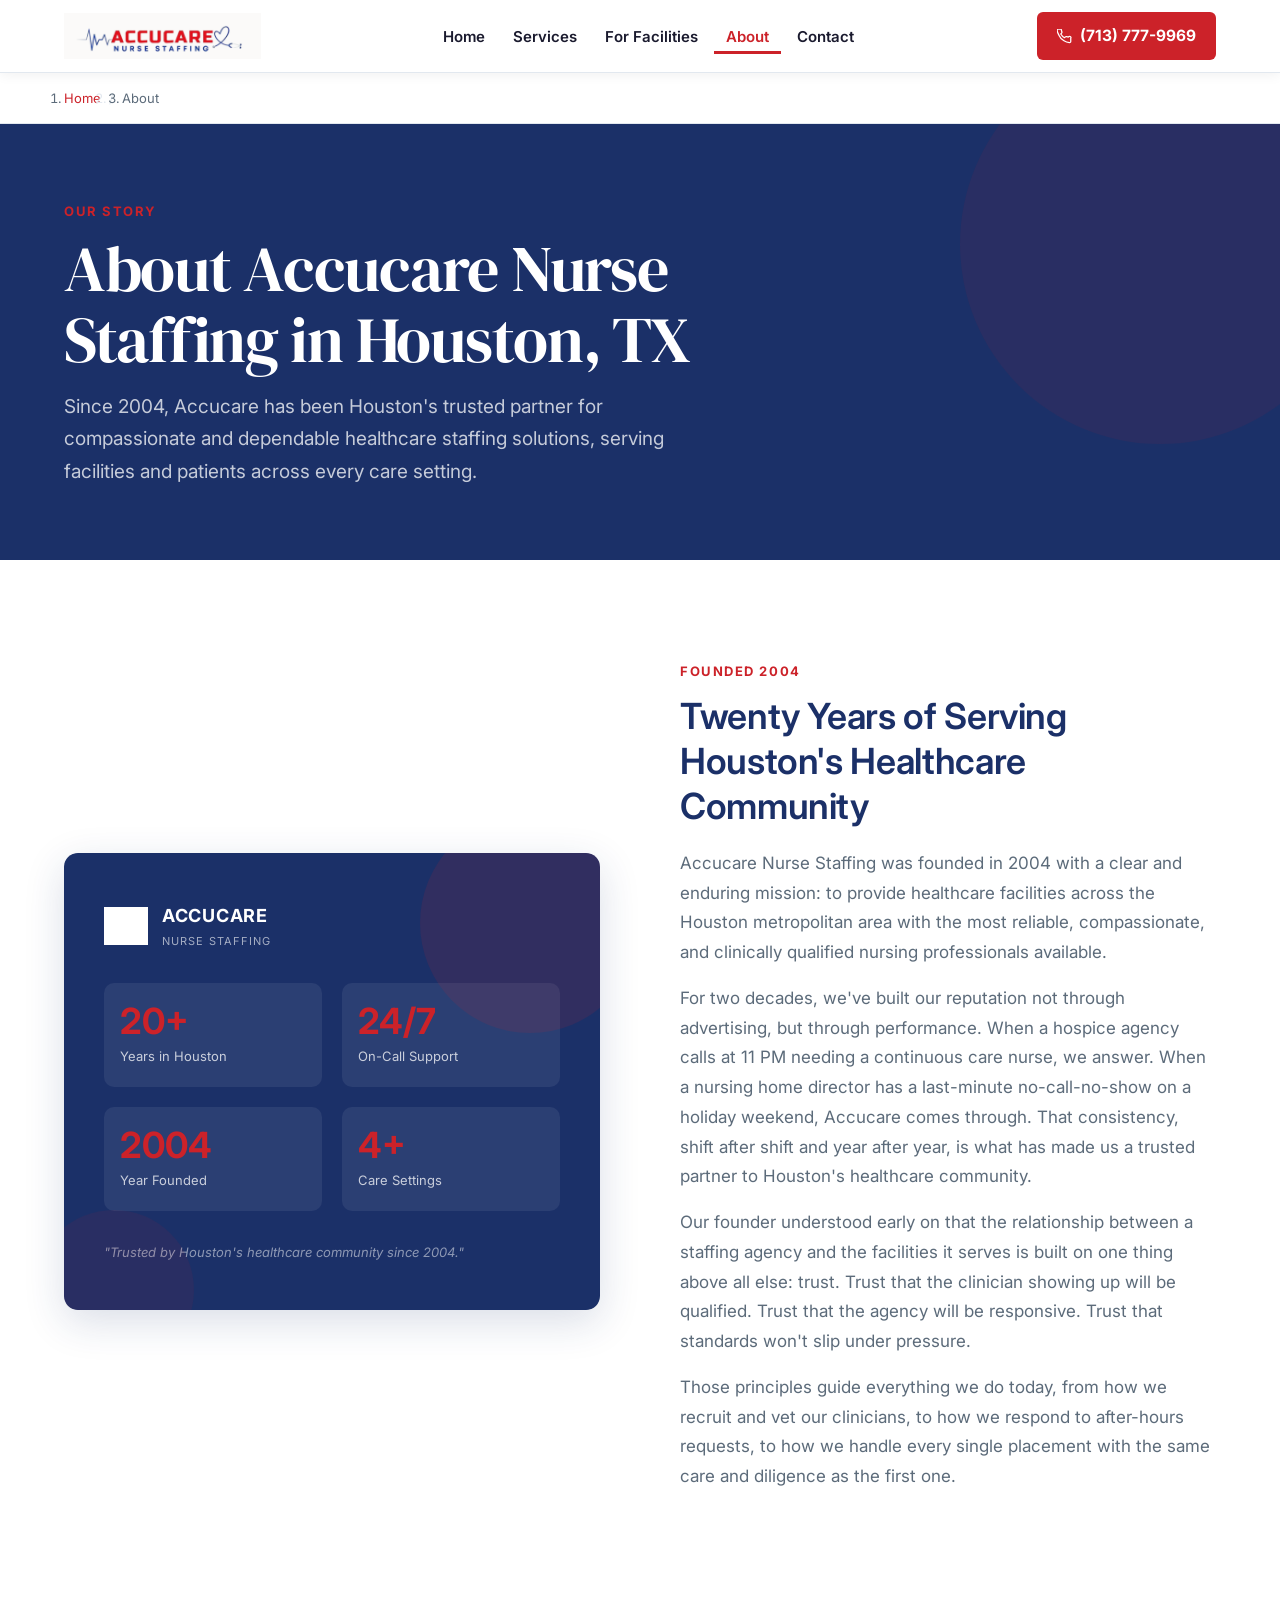
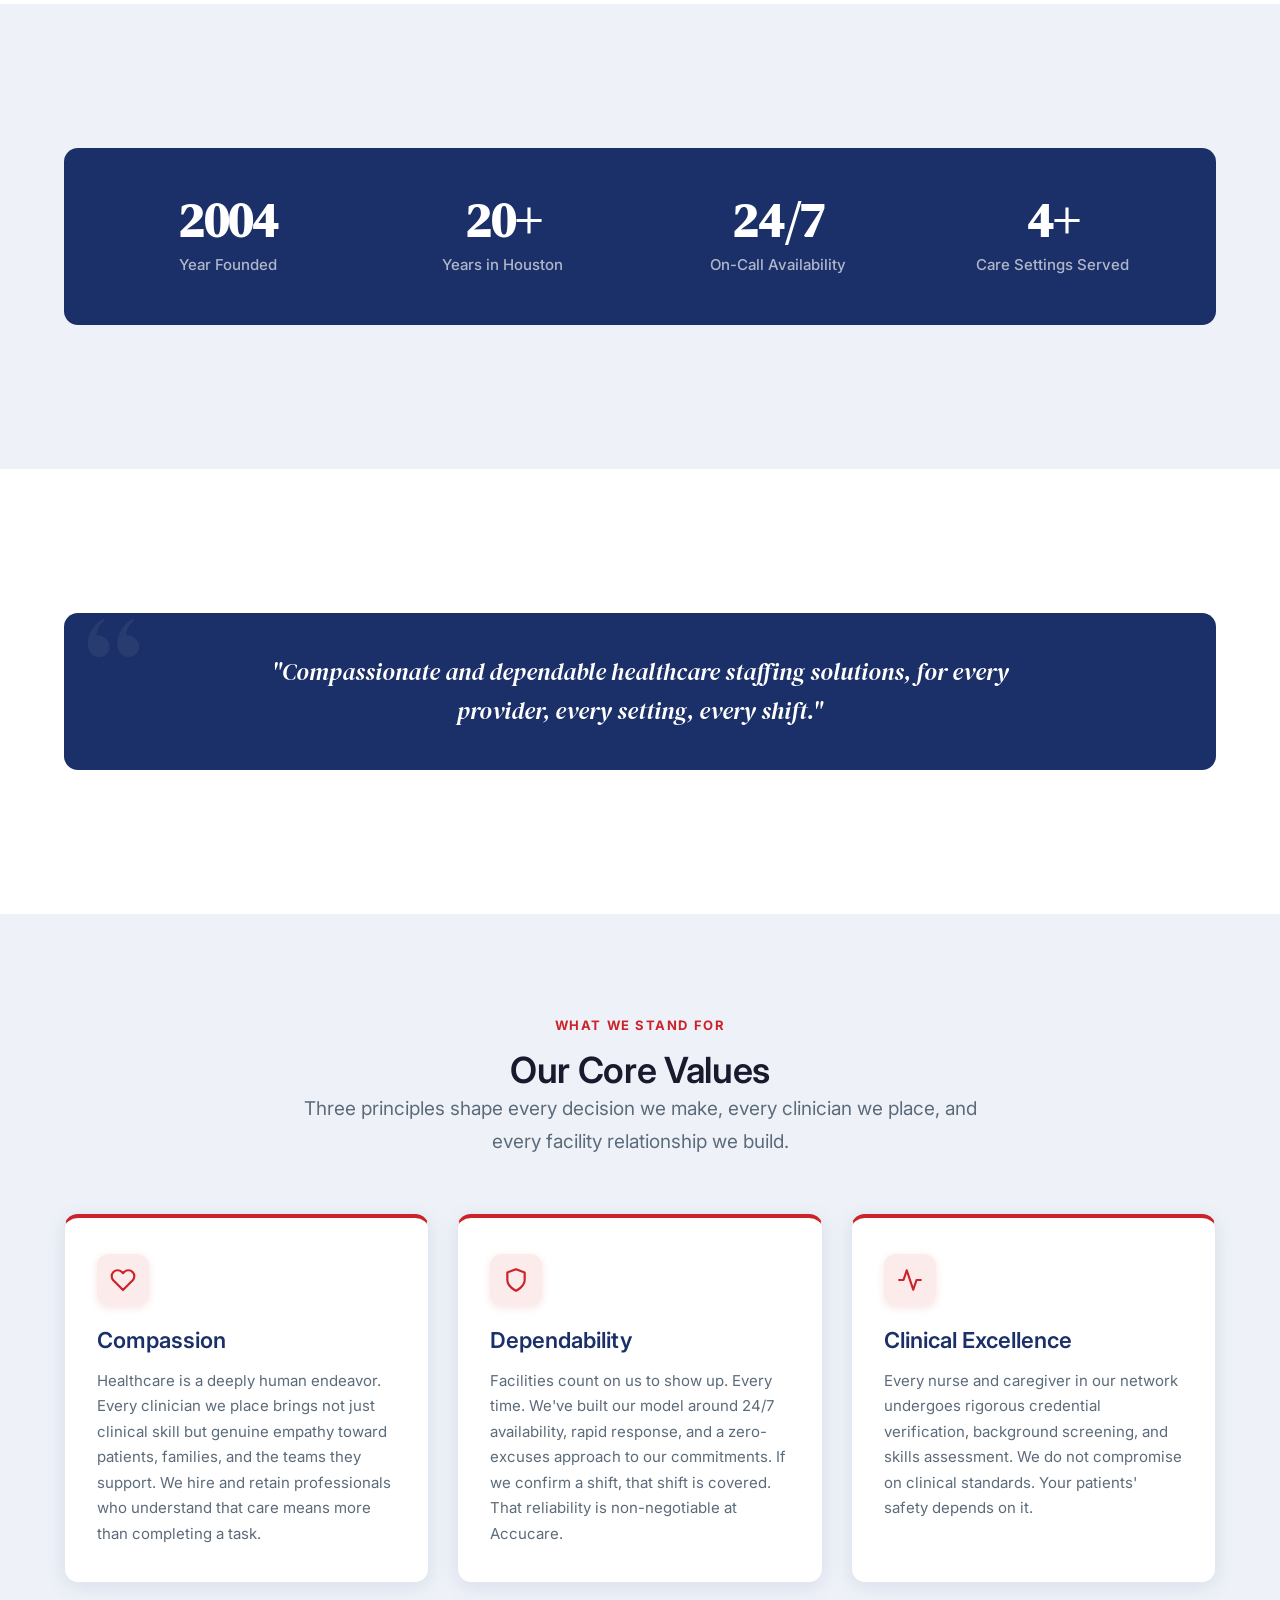
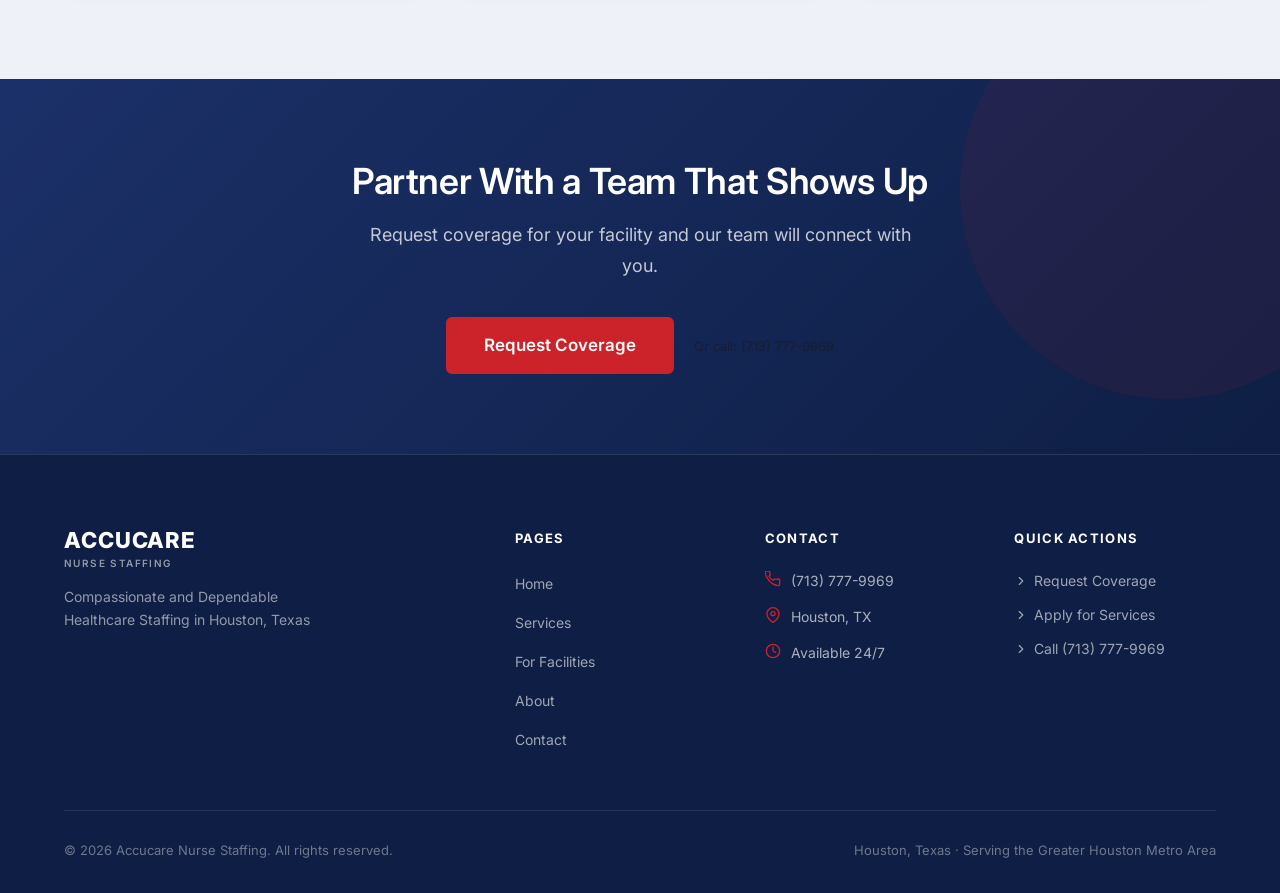
<file: about.html>
<!DOCTYPE html>
<html lang="en">
<head>
  <meta charset="UTF-8" />
  <meta name="viewport" content="width=device-width, initial-scale=1.0" />
  <title>About Accucare Nurse Staffing in Houston, TX | 20 Years of Trusted Care</title>
  <meta name="description" content="Learn about Accucare Nurse Staffing, a Houston-based agency founded in 2004. Our mission is compassionate and dependable healthcare staffing solutions for every provider, every setting, every shift." />

  <!-- Favicon -->
  <link rel="icon" type="image/svg+xml" href="data:image/svg+xml,<svg xmlns='http://www.w3.org/2000/svg' viewBox='0 0 32 32'><rect width='32' height='32' rx='6' fill='%230E7C7B'/><rect x='13' y='5' width='6' height='22' rx='2' fill='white'/><rect x='5' y='13' width='22' height='6' rx='2' fill='white'/></svg>" />

  <link rel="preconnect" href="https://fonts.googleapis.com" />
  <link rel="preconnect" href="https://fonts.gstatic.com" crossorigin />
  <link href="https://fonts.googleapis.com/css2?family=Inter:wght@400;600;700&family=DM+Serif+Display:ital@0;1&display=swap" rel="stylesheet" />
  <link rel="stylesheet" href="css/styles.css" />

  <!-- Google Analytics: insert GA4 tag here -->
</head>
<body>

  <a class="skip-link" href="#main-content">Skip to main content</a>

  <!-- NAVIGATION -->
  <header>
    <nav class="nav" aria-label="Main navigation">
      <div class="container">
        <div class="nav__inner">
          <a href="index.html" class="nav__logo" aria-label="Accucare Nurse Staffing Home">
            <img src="brandTheme/AccuCare logo.PNG" alt="Accucare Nurse Staffing" class="nav__logo-img"></span>
          </a>
          <ul class="nav__links" role="list">
            <li><a href="index.html" class="nav__link">Home</a></li>
            <li><a href="services.html" class="nav__link">Services</a></li>
            <li><a href="for-facilities.html" class="nav__link">For Facilities</a></li>
            <li><a href="about.html" class="nav__link nav__link--active">About</a></li>
            <li><a href="contact.html" class="nav__link">Contact</a></li>
          </ul>
          <a href="tel:7137779969" class="nav__phone" aria-label="Call Accucare at (713) 777-9969">
            <svg viewBox="0 0 24 24" fill="none" stroke="currentColor" stroke-width="2" stroke-linecap="round" stroke-linejoin="round" aria-hidden="true"><path d="M22 16.92v3a2 2 0 01-2.18 2 19.79 19.79 0 01-8.63-3.07A19.5 19.5 0 013.07 9.82 19.79 19.79 0 01.07 1.18 2 2 0 012.07 0h3a2 2 0 012 1.72c.127.96.361 1.903.7 2.81a2 2 0 01-.45 2.11L6.09 7.91a16 16 0 006 6l1.27-1.27a2 2 0 012.11-.45c.907.339 1.85.573 2.81.7A2 2 0 0122 14.92v2z"/></svg>
            (713) 777-9969
          </a>
          <button class="nav__hamburger" aria-label="Open navigation menu" aria-expanded="false" aria-controls="mobile-menu">
            <span></span><span></span><span></span>
          </button>
        </div>
      </div>
      <div class="nav__mobile" id="mobile-menu" role="navigation" aria-label="Mobile navigation">
        <a href="index.html" class="nav__link">Home</a>
        <a href="services.html" class="nav__link">Services</a>
        <a href="for-facilities.html" class="nav__link">For Facilities</a>
        <a href="about.html" class="nav__link">About</a>
        <a href="contact.html" class="nav__link">Contact</a>
        <a href="tel:7137779969" class="nav__phone"><svg viewBox="0 0 24 24" fill="none" stroke="currentColor" stroke-width="2" stroke-linecap="round" stroke-linejoin="round" aria-hidden="true"><path d="M22 16.92v3a2 2 0 01-2.18 2 19.79 19.79 0 01-8.63-3.07A19.5 19.5 0 013.07 9.82 19.79 19.79 0 01.07 1.18 2 2 0 012.07 0h3a2 2 0 012 1.72c.127.96.361 1.903.7 2.81a2 2 0 01-.45 2.11L6.09 7.91a16 16 0 006 6l1.27-1.27a2 2 0 012.11-.45c.907.339 1.85.573 2.81.7A2 2 0 0122 14.92v2z"/></svg>(713) 777-9969</a>
      </div>
    </nav>
  </header>

  <main id="main-content">

    <!-- Breadcrumb -->
    <div class="breadcrumb">
      <div class="container">
        <ol class="breadcrumb__list" aria-label="Breadcrumb">
          <li><a href="index.html">Home</a></li>
          <li class="breadcrumb__sep" aria-hidden="true">/</li>
          <li aria-current="page">About</li>
        </ol>
      </div>
    </div>

    <!-- Page Hero -->
    <section class="page-hero" aria-labelledby="page-title">
      <div class="container">
        <span class="page-hero__eyebrow">Our Story</span>
        <h1 id="page-title">About Accucare Nurse Staffing in Houston, TX</h1>
        <p>Since 2004, Accucare has been Houston's trusted partner for compassionate and dependable healthcare staffing solutions, serving facilities and patients across every care setting.</p>
      </div>
    </section>

    <!-- Our Story -->
    <section class="section section--alt" aria-labelledby="story-heading">
      <div class="container">
        <div class="story-grid">
          <div class="story-grid__image">
            <div style="
              background: var(--navy);
              border-radius: 12px;
              padding: 48px 40px;
              display: flex;
              flex-direction: column;
              justify-content: center;
              gap: 32px;
              min-height: 420px;
              position: relative;
              overflow: hidden;
            ">
              <!-- Background accent shape -->
              <div aria-hidden="true" style="
                position: absolute;
                top: -40px; right: -40px;
                width: 220px; height: 220px;
                background: var(--teal);
                opacity: 0.12;
                border-radius: 50%;
              "></div>
              <div aria-hidden="true" style="
                position: absolute;
                bottom: -60px; left: -30px;
                width: 160px; height: 160px;
                background: var(--teal);
                opacity: 0.08;
                border-radius: 50%;
              "></div>

              <!-- Brand mark -->
              <div style="display: flex; align-items: center; gap: 14px;">
                <img src="brandTheme/Heart.PNG" alt="" aria-hidden="true" style="width: 44px; height: 44px; object-fit: contain; filter: brightness(0) invert(1);" />
                <div>
                  <div style="color: #fff; font-weight: 700; font-size: 18px; letter-spacing: 0.04em;">ACCUCARE</div>
                  <div style="color: rgba(255,255,255,0.6); font-size: 11px; letter-spacing: 0.1em; text-transform: uppercase;">Nurse Staffing</div>
                </div>
              </div>

              <!-- Stats -->
              <div style="display: grid; grid-template-columns: 1fr 1fr; gap: 20px;">
                <div style="background: rgba(255,255,255,0.07); border-radius: 10px; padding: 20px 16px;">
                  <div style="color: var(--teal); font-size: 36px; font-weight: 700; line-height: 1;">20+</div>
                  <div style="color: rgba(255,255,255,0.75); font-size: 13px; margin-top: 6px;">Years in Houston</div>
                </div>
                <div style="background: rgba(255,255,255,0.07); border-radius: 10px; padding: 20px 16px;">
                  <div style="color: var(--teal); font-size: 36px; font-weight: 700; line-height: 1;">24/7</div>
                  <div style="color: rgba(255,255,255,0.75); font-size: 13px; margin-top: 6px;">On-Call Support</div>
                </div>
                <div style="background: rgba(255,255,255,0.07); border-radius: 10px; padding: 20px 16px;">
                  <div style="color: var(--teal); font-size: 36px; font-weight: 700; line-height: 1;">2004</div>
                  <div style="color: rgba(255,255,255,0.75); font-size: 13px; margin-top: 6px;">Year Founded</div>
                </div>
                <div style="background: rgba(255,255,255,0.07); border-radius: 10px; padding: 20px 16px;">
                  <div style="color: var(--teal); font-size: 36px; font-weight: 700; line-height: 1;">4+</div>
                  <div style="color: rgba(255,255,255,0.75); font-size: 13px; margin-top: 6px;">Care Settings</div>
                </div>
              </div>

              <!-- Tagline -->
              <p style="color: rgba(255,255,255,0.5); font-size: 13px; font-style: italic; margin: 0; line-height: 1.5;">
                "Trusted by Houston's healthcare community since 2004."
              </p>
            </div>
          </div>
          <div class="story-grid__content">
            <span class="section__eyebrow">Founded 2004</span>
            <h2 id="story-heading">Twenty Years of Serving Houston's Healthcare Community</h2>
            <p>Accucare Nurse Staffing was founded in 2004 with a clear and enduring mission: to provide healthcare facilities across the Houston metropolitan area with the most reliable, compassionate, and clinically qualified nursing professionals available.</p>
            <p>For two decades, we've built our reputation not through advertising, but through performance. When a hospice agency calls at 11 PM needing a continuous care nurse, we answer. When a nursing home director has a last-minute no-call-no-show on a holiday weekend, Accucare comes through. That consistency, shift after shift and year after year, is what has made us a trusted partner to Houston's healthcare community.</p>
            <p>Our founder understood early on that the relationship between a staffing agency and the facilities it serves is built on one thing above all else: trust. Trust that the clinician showing up will be qualified. Trust that the agency will be responsive. Trust that standards won't slip under pressure.</p>
            <p>Those principles guide everything we do today, from how we recruit and vet our clinicians, to how we respond to after-hours requests, to how we handle every single placement with the same care and diligence as the first one.</p>
          </div>
        </div>
      </div>
    </section>

    <!-- Stats -->
    <section class="section" aria-label="Company milestones">
      <div class="container">
        <div class="stats-row">
          <div class="stat-block">
            <div class="stat-block__number">2004</div>
            <div class="stat-block__label">Year Founded</div>
          </div>
          <div class="stat-block">
            <div class="stat-block__number">20+</div>
            <div class="stat-block__label">Years in Houston</div>
          </div>
          <div class="stat-block">
            <div class="stat-block__number">24/7</div>
            <div class="stat-block__label">On-Call Availability</div>
          </div>
          <div class="stat-block">
            <div class="stat-block__number">4+</div>
            <div class="stat-block__label">Care Settings Served</div>
          </div>
        </div>
      </div>
    </section>

    <!-- Mission Pull Quote -->
    <section class="section section--alt" aria-label="Mission statement">
      <div class="container">
        <blockquote class="pull-quote">
          <p class="pull-quote__text">"Compassionate and dependable healthcare staffing solutions, for every provider, every setting, every shift."</p>
        </blockquote>
      </div>
    </section>

    <!-- Values -->
    <section class="section" aria-labelledby="values-heading">
      <div class="container">
        <div class="section__header text-center">
          <span class="section__eyebrow">What We Stand For</span>
          <h2 id="values-heading">Our Core Values</h2>
          <p class="lead" style="margin: 0 auto;">Three principles shape every decision we make, every clinician we place, and every facility relationship we build.</p>
        </div>
        <div class="values-grid">

          <article class="value-card">
            <div class="value-card__icon" aria-hidden="true">
              <svg viewBox="0 0 24 24" fill="none" stroke="currentColor" stroke-width="2" stroke-linecap="round" stroke-linejoin="round">
                <path d="M20.84 4.61a5.5 5.5 0 00-7.78 0L12 5.67l-1.06-1.06a5.5 5.5 0 00-7.78 7.78l1.06 1.06L12 21.23l7.78-7.78 1.06-1.06a5.5 5.5 0 000-7.78z"/>
              </svg>
            </div>
            <h3>Compassion</h3>
            <p>Healthcare is a deeply human endeavor. Every clinician we place brings not just clinical skill but genuine empathy toward patients, families, and the teams they support. We hire and retain professionals who understand that care means more than completing a task.</p>
          </article>

          <article class="value-card">
            <div class="value-card__icon" aria-hidden="true">
              <svg viewBox="0 0 24 24" fill="none" stroke="currentColor" stroke-width="2" stroke-linecap="round" stroke-linejoin="round">
                <path d="M12 22s8-4 8-10V5l-8-3-8 3v7c0 6 8 10 8 10z"/>
              </svg>
            </div>
            <h3>Dependability</h3>
            <p>Facilities count on us to show up. Every time. We've built our model around 24/7 availability, rapid response, and a zero-excuses approach to our commitments. If we confirm a shift, that shift is covered. That reliability is non-negotiable at Accucare.</p>
          </article>

          <article class="value-card">
            <div class="value-card__icon" aria-hidden="true">
              <svg viewBox="0 0 24 24" fill="none" stroke="currentColor" stroke-width="2" stroke-linecap="round" stroke-linejoin="round">
                <path d="M22 12h-4l-3 9L9 3l-3 9H2"/>
              </svg>
            </div>
            <h3>Clinical Excellence</h3>
            <p>Every nurse and caregiver in our network undergoes rigorous credential verification, background screening, and skills assessment. We do not compromise on clinical standards. Your patients' safety depends on it.</p>
          </article>

        </div>
      </div>
    </section>

    <!-- CTA Banner -->
    <section class="cta-banner" aria-labelledby="about-cta-heading">
      <div class="container">
        <h2 id="about-cta-heading">Partner With a Team That Shows Up</h2>
        <p>Request coverage for your facility and our team will connect with you.</p>
        <div class="cta-banner__actions">
          <a href="#" class="btn btn--primary btn--lg js-lead-modal">Request Coverage</a>
          <span style="font-size: 13px; opacity: 0.75;">Or call: <a href="tel:7137779969" style="color: inherit;">(713) 777-9969</a></span>
        </div>
      </div>
    </section>

  </main>

  <!-- FOOTER -->
  <footer class="footer" role="contentinfo">
    <div class="container">
      <div class="footer__main">
        <div class="footer__brand">
          <a href="index.html" class="nav__logo" aria-label="Accucare Nurse Staffing Home">
            <span class="footer__logo-wordmark">ACCUCARE<span>NURSE STAFFING</span></span></span>
          </a>
          <p class="footer__tagline">Compassionate and Dependable Healthcare Staffing in Houston, Texas</p>
        </div>
        <nav aria-label="Footer navigation">
          <div class="footer__col-title">Pages</div>
          <ul class="footer__nav" role="list">
            <li><a href="index.html">Home</a></li>
            <li><a href="services.html">Services</a></li>
            <li><a href="for-facilities.html">For Facilities</a></li>
            <li><a href="about.html">About</a></li>
            <li><a href="contact.html">Contact</a></li>
          </ul>
        </nav>
        <div>
          <div class="footer__col-title">Contact</div>
          <div class="footer__contact-item"><svg viewBox="0 0 24 24" fill="none" stroke="currentColor" stroke-width="2" stroke-linecap="round" stroke-linejoin="round" aria-hidden="true"><path d="M22 16.92v3a2 2 0 01-2.18 2 19.79 19.79 0 01-8.63-3.07A19.5 19.5 0 013.07 9.82 19.79 19.79 0 01.07 1.18 2 2 0 012.07 0h3a2 2 0 012 1.72c.127.96.361 1.903.7 2.81a2 2 0 01-.45 2.11L6.09 7.91a16 16 0 006 6l1.27-1.27a2 2 0 012.11-.45c.907.339 1.85.573 2.81.7A2 2 0 0122 14.92v2z"/></svg><a href="tel:7137779969">(713) 777-9969</a></div>
          <div class="footer__contact-item"><svg viewBox="0 0 24 24" fill="none" stroke="currentColor" stroke-width="2" stroke-linecap="round" stroke-linejoin="round" aria-hidden="true"><path d="M21 10c0 7-9 13-9 13s-9-6-9-13a9 9 0 0118 0z"/><circle cx="12" cy="10" r="3"/></svg>Houston, TX</div>
          <div class="footer__contact-item"><svg viewBox="0 0 24 24" fill="none" stroke="currentColor" stroke-width="2" stroke-linecap="round" stroke-linejoin="round" aria-hidden="true"><circle cx="12" cy="12" r="10"/><polyline points="12 6 12 12 16 14"/></svg>Available 24/7</div>
        </div>
        <div>
          <div class="footer__col-title">Quick Actions</div>
          <div class="footer__quick-links">
            <a href="for-facilities.html"><svg viewBox="0 0 24 24" fill="none" stroke="currentColor" stroke-width="2" stroke-linecap="round" stroke-linejoin="round" aria-hidden="true"><polyline points="9 18 15 12 9 6"/></svg>Request Coverage</a>
            <a href="#" class="js-lead-modal"><svg viewBox="0 0 24 24" fill="none" stroke="currentColor" stroke-width="2" stroke-linecap="round" stroke-linejoin="round" aria-hidden="true"><polyline points="9 18 15 12 9 6"/></svg>Apply for Services</a>
            <a href="tel:7137779969"><svg viewBox="0 0 24 24" fill="none" stroke="currentColor" stroke-width="2" stroke-linecap="round" stroke-linejoin="round" aria-hidden="true"><polyline points="9 18 15 12 9 6"/></svg>Call (713) 777-9969</a>
          </div>
        </div>
      </div>
      <div class="footer__bottom">
        <p class="footer__copy">&copy; 2026 Accucare Nurse Staffing. All rights reserved.</p>
        <p class="footer__copy">Houston, Texas &middot; Serving the Greater Houston Metro Area</p>
      </div>
    </div>
  </footer>

  <script src="js/main.js"></script>
</body>
</html>
</file>
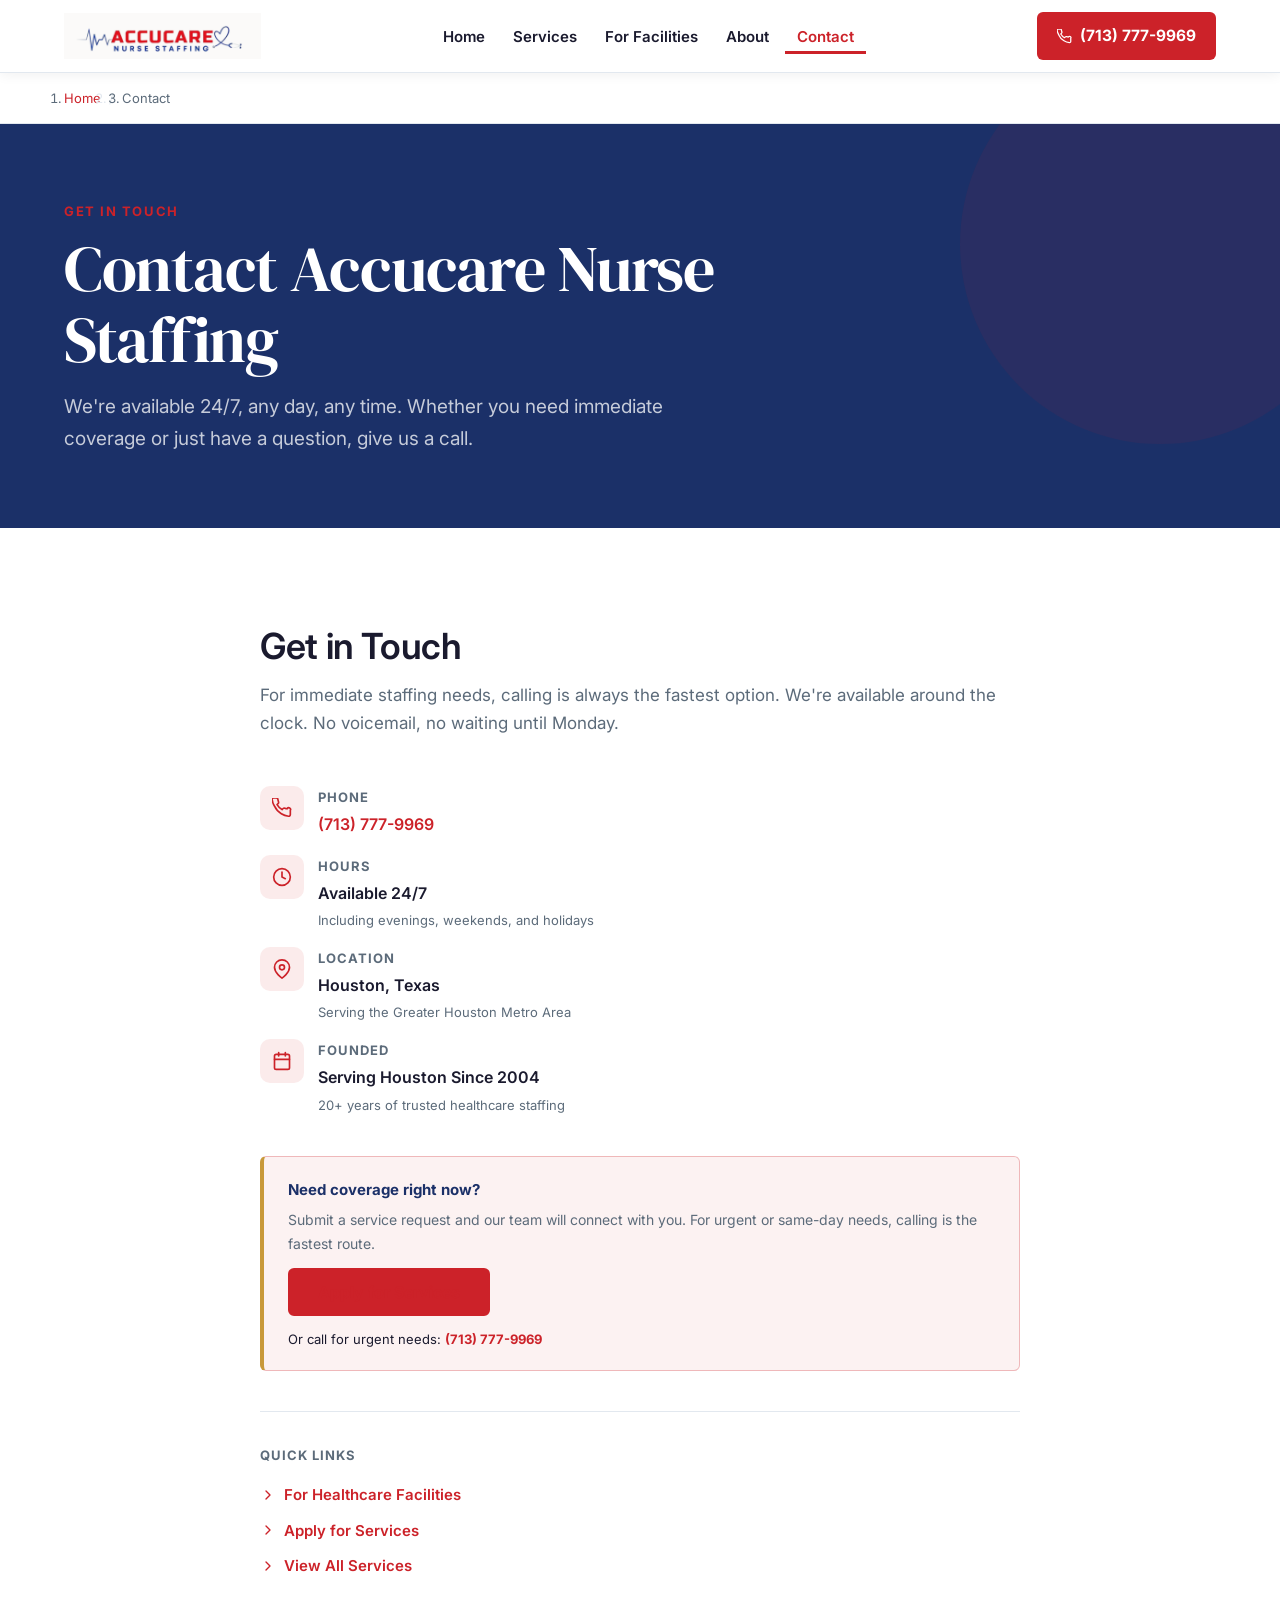
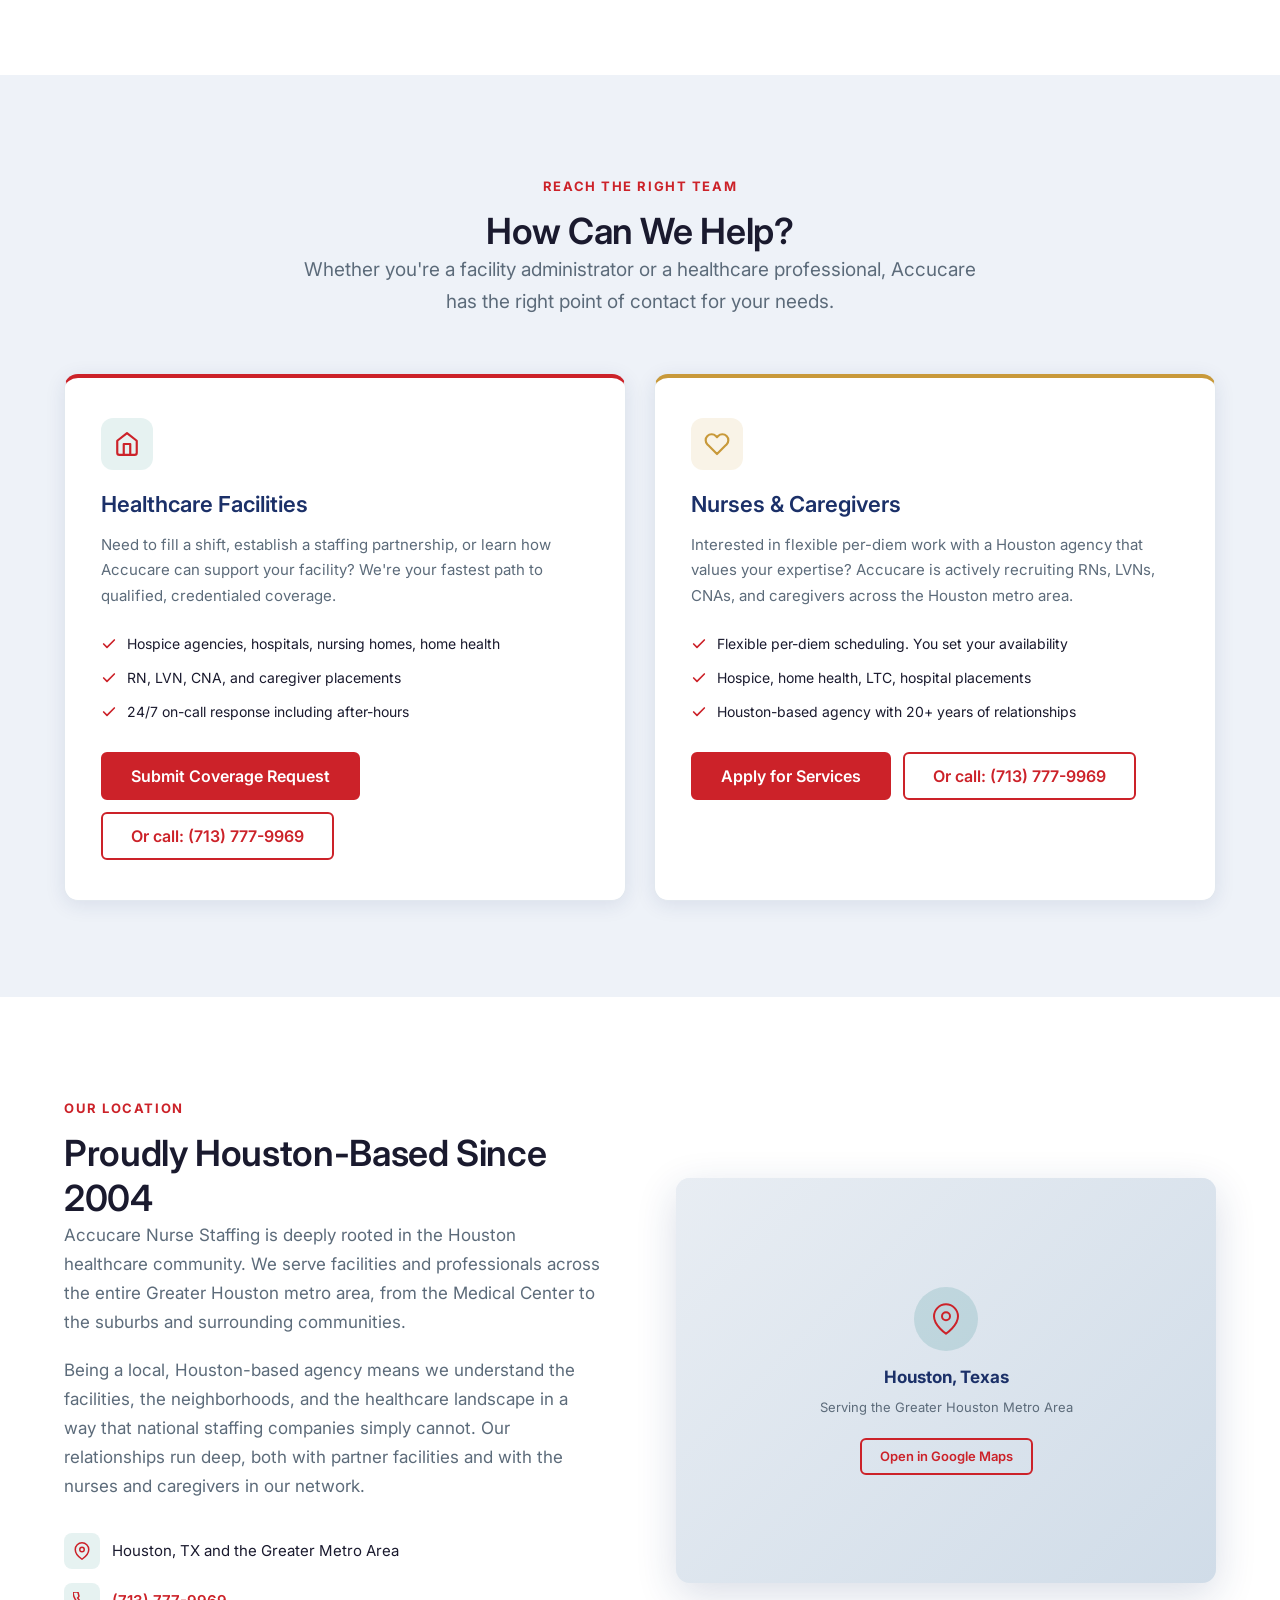
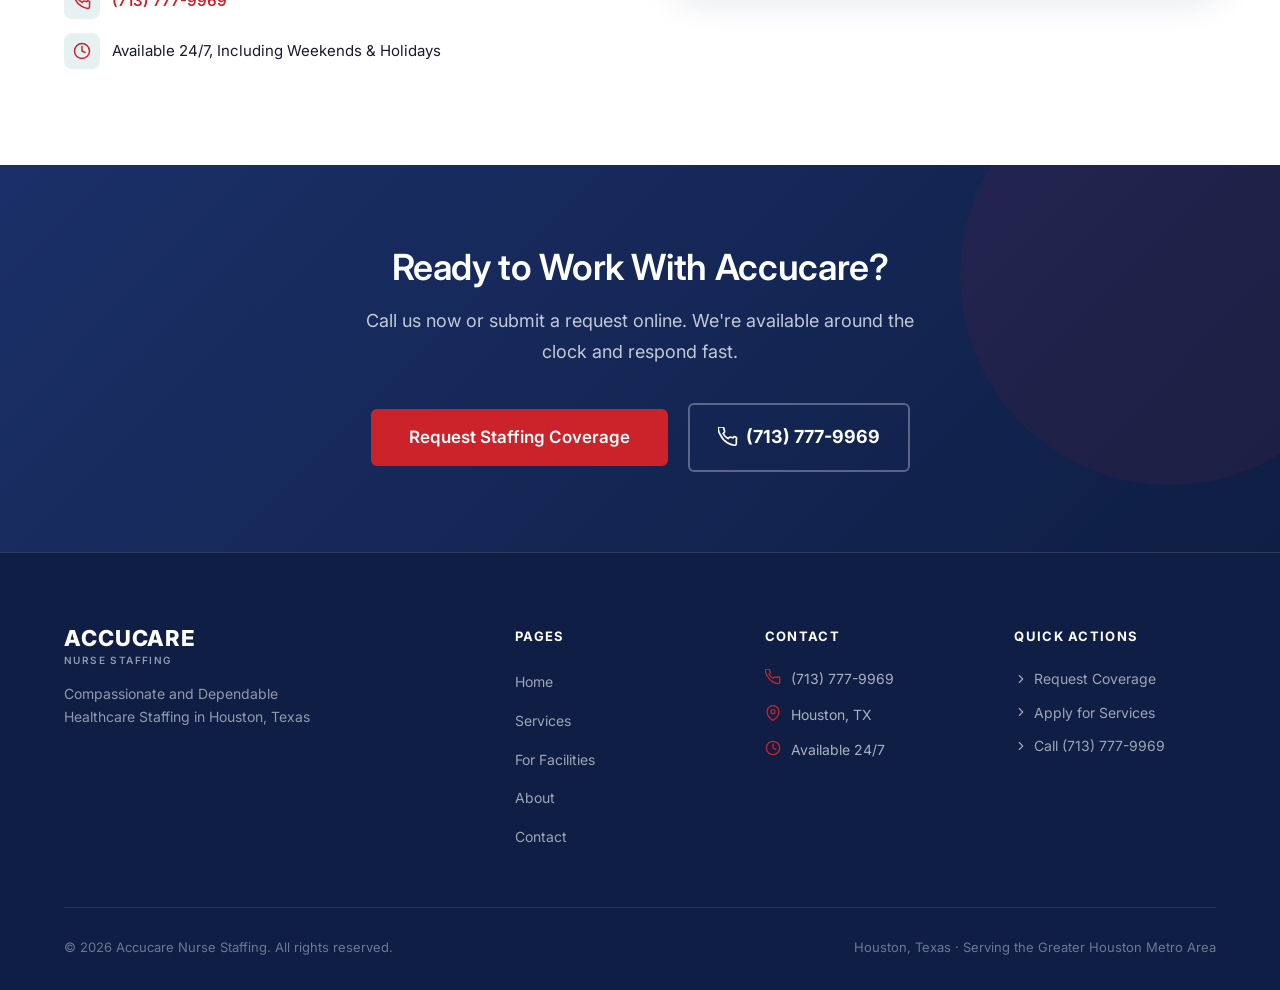
<file: contact.html>
<!DOCTYPE html>
<html lang="en">
<head>
  <meta charset="UTF-8" />
  <meta name="viewport" content="width=device-width, initial-scale=1.0" />
  <title>Contact Accucare Nurse Staffing in Houston, TX | (713) 777-9969</title>
  <meta name="description" content="Contact Accucare Nurse Staffing in Houston, TX. Call (713) 777-9969 for immediate staffing assistance, available 24/7 including after-hours and weekends." />

  <!-- Favicon -->
  <link rel="icon" type="image/svg+xml" href="data:image/svg+xml,<svg xmlns='http://www.w3.org/2000/svg' viewBox='0 0 32 32'><rect width='32' height='32' rx='6' fill='%230E7C7B'/><rect x='13' y='5' width='6' height='22' rx='2' fill='white'/><rect x='5' y='13' width='22' height='6' rx='2' fill='white'/></svg>" />

  <!-- Google Fonts -->
  <link rel="preconnect" href="https://fonts.googleapis.com" />
  <link rel="preconnect" href="https://fonts.gstatic.com" crossorigin />
  <link href="https://fonts.googleapis.com/css2?family=Inter:wght@400;600;700&family=DM+Serif+Display:ital@0;1&display=swap" rel="stylesheet" />

  <link rel="stylesheet" href="css/styles.css" />

  <!-- Google Analytics: insert GA4 tag here -->
</head>
<body>

  <a class="skip-link" href="#main-content">Skip to main content</a>

  <!-- ============================================================
       NAVIGATION
       ============================================================ -->
  <header>
    <nav class="nav" aria-label="Main navigation">
      <div class="container">
        <div class="nav__inner">

          <!-- Logo -->
          <a href="index.html" class="nav__logo" aria-label="Accucare Nurse Staffing Home">
            <img src="brandTheme/AccuCare logo.PNG" alt="Accucare Nurse Staffing" class="nav__logo-img">
            </span>
          </a>

          <!-- Desktop Links -->
          <ul class="nav__links" role="list">
            <li><a href="index.html" class="nav__link">Home</a></li>
            <li><a href="services.html" class="nav__link">Services</a></li>
            <li><a href="for-facilities.html" class="nav__link">For Facilities</a></li>
            <li><a href="about.html" class="nav__link">About</a></li>
            <li><a href="contact.html" class="nav__link nav__link--active">Contact</a></li>
          </ul>

          <!-- Phone CTA -->
          <a href="tel:7137779969" class="nav__phone" aria-label="Call Accucare at (713) 777-9969">
            <svg viewBox="0 0 24 24" fill="none" stroke="currentColor" stroke-width="2" stroke-linecap="round" stroke-linejoin="round" aria-hidden="true">
              <path d="M22 16.92v3a2 2 0 01-2.18 2 19.79 19.79 0 01-8.63-3.07A19.5 19.5 0 013.07 9.82 19.79 19.79 0 01.07 1.18 2 2 0 012.07 0h3a2 2 0 012 1.72c.127.96.361 1.903.7 2.81a2 2 0 01-.45 2.11L6.09 7.91a16 16 0 006 6l1.27-1.27a2 2 0 012.11-.45c.907.339 1.85.573 2.81.7A2 2 0 0122 14.92v2z"/>
            </svg>
            (713) 777-9969
          </a>

          <!-- Hamburger -->
          <button class="nav__hamburger" aria-label="Open navigation menu" aria-expanded="false" aria-controls="mobile-menu">
            <span></span>
            <span></span>
            <span></span>
          </button>
        </div>
      </div>

      <!-- Mobile Menu -->
      <div class="nav__mobile" id="mobile-menu" role="navigation" aria-label="Mobile navigation">
        <a href="index.html" class="nav__link">Home</a>
        <a href="services.html" class="nav__link">Services</a>
        <a href="for-facilities.html" class="nav__link">For Facilities</a>
        <a href="about.html" class="nav__link">About</a>
        <a href="contact.html" class="nav__link">Contact</a>
        <a href="tel:7137779969" class="nav__phone">
          <svg viewBox="0 0 24 24" fill="none" stroke="currentColor" stroke-width="2" stroke-linecap="round" stroke-linejoin="round" aria-hidden="true"><path d="M22 16.92v3a2 2 0 01-2.18 2 19.79 19.79 0 01-8.63-3.07A19.5 19.5 0 013.07 9.82 19.79 19.79 0 01.07 1.18 2 2 0 012.07 0h3a2 2 0 012 1.72c.127.96.361 1.903.7 2.81a2 2 0 01-.45 2.11L6.09 7.91a16 16 0 006 6l1.27-1.27a2 2 0 012.11-.45c.907.339 1.85.573 2.81.7A2 2 0 0122 14.92v2z"/></svg>
          (713) 777-9969
        </a>
      </div>
    </nav>
  </header>

  <main id="main-content">

    <!-- Breadcrumb -->
    <div class="breadcrumb">
      <div class="container">
        <ol class="breadcrumb__list" aria-label="Breadcrumb">
          <li><a href="index.html">Home</a></li>
          <li class="breadcrumb__sep" aria-hidden="true">/</li>
          <li aria-current="page">Contact</li>
        </ol>
      </div>
    </div>

    <!-- Page Hero -->
    <section class="page-hero" aria-labelledby="page-title">
      <div class="container">
        <span class="page-hero__eyebrow">Get in Touch</span>
        <h1 id="page-title">Contact Accucare Nurse Staffing</h1>
        <p>We're available 24/7, any day, any time. Whether you need immediate coverage or just have a question, give us a call.</p>
      </div>
    </section>

    <!-- Main Contact Section -->
    <section class="section section--alt" aria-labelledby="contact-heading">
      <div class="container">
        <div style="max-width: 760px; margin: 0 auto;">
          <h2 id="contact-heading" style="margin-bottom: 12px;">Get in Touch</h2>
          <p style="color: var(--text-light); font-size: 17px; line-height: 1.7; margin-bottom: 48px;">For immediate staffing needs, calling is always the fastest option. We're available around the clock. No voicemail, no waiting until Monday.</p>

          <div class="contact-details">

            <div class="contact-detail">
              <div class="contact-detail__icon" aria-hidden="true">
                <svg viewBox="0 0 24 24" fill="none" stroke="currentColor" stroke-width="2" stroke-linecap="round" stroke-linejoin="round">
                  <path d="M22 16.92v3a2 2 0 01-2.18 2 19.79 19.79 0 01-8.63-3.07A19.5 19.5 0 013.07 9.82 19.79 19.79 0 01.07 1.18 2 2 0 012.07 0h3a2 2 0 012 1.72c.127.96.361 1.903.7 2.81a2 2 0 01-.45 2.11L6.09 7.91a16 16 0 006 6l1.27-1.27a2 2 0 012.11-.45c.907.339 1.85.573 2.81.7A2 2 0 0122 14.92v2z"/>
                </svg>
              </div>
              <div>
                <div class="contact-detail__label">Phone</div>
                <div class="contact-detail__value">
                  <a href="tel:7137779969">(713) 777-9969</a>
                </div>
              </div>
            </div>

            <div class="contact-detail">
              <div class="contact-detail__icon" aria-hidden="true">
                <svg viewBox="0 0 24 24" fill="none" stroke="currentColor" stroke-width="2" stroke-linecap="round" stroke-linejoin="round">
                  <circle cx="12" cy="12" r="10"/>
                  <polyline points="12 6 12 12 16 14"/>
                </svg>
              </div>
              <div>
                <div class="contact-detail__label">Hours</div>
                <div class="contact-detail__value">Available 24/7</div>
                <div style="font-size: 13px; color: var(--text-light); margin-top: 2px;">Including evenings, weekends, and holidays</div>
              </div>
            </div>

            <div class="contact-detail">
              <div class="contact-detail__icon" aria-hidden="true">
                <svg viewBox="0 0 24 24" fill="none" stroke="currentColor" stroke-width="2" stroke-linecap="round" stroke-linejoin="round">
                  <path d="M21 10c0 7-9 13-9 13s-9-6-9-13a9 9 0 0118 0z"/>
                  <circle cx="12" cy="10" r="3"/>
                </svg>
              </div>
              <div>
                <div class="contact-detail__label">Location</div>
                <div class="contact-detail__value">Houston, Texas</div>
                <div style="font-size: 13px; color: var(--text-light); margin-top: 2px;">Serving the Greater Houston Metro Area</div>
              </div>
            </div>

            <div class="contact-detail">
              <div class="contact-detail__icon" aria-hidden="true">
                <svg viewBox="0 0 24 24" fill="none" stroke="currentColor" stroke-width="2" stroke-linecap="round" stroke-linejoin="round">
                  <rect x="3" y="4" width="18" height="18" rx="2" ry="2"/>
                  <line x1="16" y1="2" x2="16" y2="6"/>
                  <line x1="8" y1="2" x2="8" y2="6"/>
                  <line x1="3" y1="10" x2="21" y2="10"/>
                </svg>
              </div>
              <div>
                <div class="contact-detail__label">Founded</div>
                <div class="contact-detail__value">Serving Houston Since 2004</div>
                <div style="font-size: 13px; color: var(--text-light); margin-top: 2px;">20+ years of trusted healthcare staffing</div>
              </div>
            </div>

          </div>

          <!-- Urgent Callout -->
          <div class="urgent-callout" role="note" aria-label="Urgent staffing request" style="margin-top: 40px;">
            <strong>Need coverage right now?</strong>
            <p>Submit a service request and our team will connect with you. For urgent or same-day needs, calling is the fastest route.</p>
            <a href="#" class="btn btn--primary js-lead-modal" style="display: inline-flex; margin-bottom: 12px;">Apply for Services</a>
            <div style="font-size: 13px;">Or call for urgent needs: <a href="tel:7137779969">(713) 777-9969</a></div>
          </div>

          <!-- Quick Links -->
          <div style="margin-top: 40px; padding-top: 32px; border-top: 1px solid var(--border);">
            <div style="font-size: 13px; font-weight: 700; letter-spacing: 0.08em; text-transform: uppercase; color: var(--text-light); margin-bottom: 16px;">Quick Links</div>
            <div style="display: flex; flex-direction: column; gap: 10px;">
              <a href="for-facilities.html" style="display: inline-flex; align-items: center; gap: 8px; font-size: 15px; font-weight: 600; color: var(--teal);">
                <svg width="16" height="16" viewBox="0 0 24 24" fill="none" stroke="currentColor" stroke-width="2" stroke-linecap="round" stroke-linejoin="round" aria-hidden="true"><polyline points="9 18 15 12 9 6"/></svg>
                For Healthcare Facilities
              </a>
              <a href="#" class="js-lead-modal" style="display: inline-flex; align-items: center; gap: 8px; font-size: 15px; font-weight: 600; color: var(--teal);">
                <svg width="16" height="16" viewBox="0 0 24 24" fill="none" stroke="currentColor" stroke-width="2" stroke-linecap="round" stroke-linejoin="round" aria-hidden="true"><polyline points="9 18 15 12 9 6"/></svg>
                Apply for Services
              </a>
              <a href="services.html" style="display: inline-flex; align-items: center; gap: 8px; font-size: 15px; font-weight: 600; color: var(--teal);">
                <svg width="16" height="16" viewBox="0 0 24 24" fill="none" stroke="currentColor" stroke-width="2" stroke-linecap="round" stroke-linejoin="round" aria-hidden="true"><polyline points="9 18 15 12 9 6"/></svg>
                View All Services
              </a>
            </div>
          </div>
        </div>
      </div>
    </section>

    <!-- Who to Contact Section -->
    <section class="section" aria-labelledby="who-contact-heading">
      <div class="container">
        <div class="section__header text-center">
          <span class="section__eyebrow">Reach the Right Team</span>
          <h2 id="who-contact-heading">How Can We Help?</h2>
          <p class="lead" style="margin: 0 auto;">Whether you're a facility administrator or a healthcare professional, Accucare has the right point of contact for your needs.</p>
        </div>

        <div style="display: grid; grid-template-columns: 1fr 1fr; gap: 28px;" class="contact-cards-grid">

          <!-- For Facilities -->
          <article style="background: var(--white); border-radius: var(--radius); border: 1px solid var(--border); padding: 40px 36px; box-shadow: var(--shadow); border-top: 4px solid var(--teal);">
            <div style="width: 52px; height: 52px; background: rgba(14, 124, 123, 0.1); border-radius: 12px; display: flex; align-items: center; justify-content: center; margin-bottom: 20px;">
              <svg width="26" height="26" viewBox="0 0 24 24" fill="none" stroke="var(--teal)" stroke-width="2" stroke-linecap="round" stroke-linejoin="round" aria-hidden="true">
                <path d="M3 9l9-7 9 7v11a2 2 0 01-2 2H5a2 2 0 01-2-2z"/>
                <polyline points="9 22 9 12 15 12 15 22"/>
              </svg>
            </div>
            <h3 style="color: var(--navy); margin-bottom: 12px;">Healthcare Facilities</h3>
            <p style="color: var(--text-light); margin-bottom: 24px; font-size: 15px; line-height: 1.7;">Need to fill a shift, establish a staffing partnership, or learn how Accucare can support your facility? We're your fastest path to qualified, credentialed coverage.</p>
            <ul style="list-style: none; padding: 0; margin-bottom: 28px; display: flex; flex-direction: column; gap: 10px;">
              <li style="display: flex; align-items: center; gap: 10px; font-size: 14px; color: var(--text);">
                <svg width="16" height="16" viewBox="0 0 24 24" fill="none" stroke="var(--teal)" stroke-width="2.5" stroke-linecap="round" stroke-linejoin="round" aria-hidden="true"><polyline points="20 6 9 17 4 12"/></svg>
                Hospice agencies, hospitals, nursing homes, home health
              </li>
              <li style="display: flex; align-items: center; gap: 10px; font-size: 14px; color: var(--text);">
                <svg width="16" height="16" viewBox="0 0 24 24" fill="none" stroke="var(--teal)" stroke-width="2.5" stroke-linecap="round" stroke-linejoin="round" aria-hidden="true"><polyline points="20 6 9 17 4 12"/></svg>
                RN, LVN, CNA, and caregiver placements
              </li>
              <li style="display: flex; align-items: center; gap: 10px; font-size: 14px; color: var(--text);">
                <svg width="16" height="16" viewBox="0 0 24 24" fill="none" stroke="var(--teal)" stroke-width="2.5" stroke-linecap="round" stroke-linejoin="round" aria-hidden="true"><polyline points="20 6 9 17 4 12"/></svg>
                24/7 on-call response including after-hours
              </li>
            </ul>
            <div style="display: flex; gap: 12px; flex-wrap: wrap;">
              <a href="#" class="btn btn--primary js-lead-modal">Submit Coverage Request</a>
              <a href="tel:7137779969" class="btn btn--outline">Or call: (713) 777-9969</a>
            </div>
          </article>

          <!-- Apply for Services -->
          <article style="background: var(--white); border-radius: var(--radius); border: 1px solid var(--border); padding: 40px 36px; box-shadow: var(--shadow); border-top: 4px solid var(--gold);">
            <div style="width: 52px; height: 52px; background: rgba(200, 153, 58, 0.12); border-radius: 12px; display: flex; align-items: center; justify-content: center; margin-bottom: 20px;">
              <svg width="26" height="26" viewBox="0 0 24 24" fill="none" stroke="var(--gold)" stroke-width="2" stroke-linecap="round" stroke-linejoin="round" aria-hidden="true">
                <path d="M20.84 4.61a5.5 5.5 0 00-7.78 0L12 5.67l-1.06-1.06a5.5 5.5 0 00-7.78 7.78l1.06 1.06L12 21.23l7.78-7.78 1.06-1.06a5.5 5.5 0 000-7.78z"/>
              </svg>
            </div>
            <h3 style="color: var(--navy); margin-bottom: 12px;">Nurses &amp; Caregivers</h3>
            <p style="color: var(--text-light); margin-bottom: 24px; font-size: 15px; line-height: 1.7;">Interested in flexible per-diem work with a Houston agency that values your expertise? Accucare is actively recruiting RNs, LVNs, CNAs, and caregivers across the Houston metro area.</p>
            <ul style="list-style: none; padding: 0; margin-bottom: 28px; display: flex; flex-direction: column; gap: 10px;">
              <li style="display: flex; align-items: center; gap: 10px; font-size: 14px; color: var(--text);">
                <svg width="16" height="16" viewBox="0 0 24 24" fill="none" stroke="var(--teal)" stroke-width="2.5" stroke-linecap="round" stroke-linejoin="round" aria-hidden="true"><polyline points="20 6 9 17 4 12"/></svg>
                Flexible per-diem scheduling. You set your availability
              </li>
              <li style="display: flex; align-items: center; gap: 10px; font-size: 14px; color: var(--text);">
                <svg width="16" height="16" viewBox="0 0 24 24" fill="none" stroke="var(--teal)" stroke-width="2.5" stroke-linecap="round" stroke-linejoin="round" aria-hidden="true"><polyline points="20 6 9 17 4 12"/></svg>
                Hospice, home health, LTC, hospital placements
              </li>
              <li style="display: flex; align-items: center; gap: 10px; font-size: 14px; color: var(--text);">
                <svg width="16" height="16" viewBox="0 0 24 24" fill="none" stroke="var(--teal)" stroke-width="2.5" stroke-linecap="round" stroke-linejoin="round" aria-hidden="true"><polyline points="20 6 9 17 4 12"/></svg>
                Houston-based agency with 20+ years of relationships
              </li>
            </ul>
            <div style="display: flex; gap: 12px; flex-wrap: wrap;">
              <a href="#" class="btn btn--primary js-lead-modal">Apply for Services</a>
              <a href="tel:7137779969" class="btn btn--outline">Or call: (713) 777-9969</a>
            </div>
          </article>

        </div>
      </div>
    </section>

    <!-- Map / Location Visual Section -->
    <section class="section section--alt" aria-labelledby="location-heading">
      <div class="container">
        <div style="display: grid; grid-template-columns: 1fr 1fr; gap: 72px; align-items: center;" class="location-grid">
          <div>
            <span class="section__eyebrow">Our Location</span>
            <h2 id="location-heading">Proudly Houston-Based Since 2004</h2>
            <p style="color: var(--text-light); margin-bottom: 20px; line-height: 1.7;">Accucare Nurse Staffing is deeply rooted in the Houston healthcare community. We serve facilities and professionals across the entire Greater Houston metro area, from the Medical Center to the suburbs and surrounding communities.</p>
            <p style="color: var(--text-light); margin-bottom: 32px; line-height: 1.7;">Being a local, Houston-based agency means we understand the facilities, the neighborhoods, and the healthcare landscape in a way that national staffing companies simply cannot. Our relationships run deep, both with partner facilities and with the nurses and caregivers in our network.</p>
            <div style="display: flex; flex-direction: column; gap: 14px;">
              <div style="display: flex; align-items: center; gap: 12px; font-size: 15px; color: var(--text);">
                <div style="width: 36px; height: 36px; background: rgba(14, 124, 123, 0.1); border-radius: 8px; display: flex; align-items: center; justify-content: center; flex-shrink: 0;">
                  <svg width="18" height="18" viewBox="0 0 24 24" fill="none" stroke="var(--teal)" stroke-width="2" stroke-linecap="round" stroke-linejoin="round" aria-hidden="true"><path d="M21 10c0 7-9 13-9 13s-9-6-9-13a9 9 0 0118 0z"/><circle cx="12" cy="10" r="3"/></svg>
                </div>
                <span>Houston, TX and the Greater Metro Area</span>
              </div>
              <div style="display: flex; align-items: center; gap: 12px; font-size: 15px; color: var(--text);">
                <div style="width: 36px; height: 36px; background: rgba(14, 124, 123, 0.1); border-radius: 8px; display: flex; align-items: center; justify-content: center; flex-shrink: 0;">
                  <svg width="18" height="18" viewBox="0 0 24 24" fill="none" stroke="var(--teal)" stroke-width="2" stroke-linecap="round" stroke-linejoin="round" aria-hidden="true"><path d="M22 16.92v3a2 2 0 01-2.18 2 19.79 19.79 0 01-8.63-3.07A19.5 19.5 0 013.07 9.82 19.79 19.79 0 01.07 1.18 2 2 0 012.07 0h3a2 2 0 012 1.72c.127.96.361 1.903.7 2.81a2 2 0 01-.45 2.11L6.09 7.91a16 16 0 006 6l1.27-1.27a2 2 0 012.11-.45c.907.339 1.85.573 2.81.7A2 2 0 0122 14.92v2z"/></svg>
                </div>
                <a href="tel:7137779969" style="color: var(--teal); font-weight: 600;">(713) 777-9969</a>
              </div>
              <div style="display: flex; align-items: center; gap: 12px; font-size: 15px; color: var(--text);">
                <div style="width: 36px; height: 36px; background: rgba(14, 124, 123, 0.1); border-radius: 8px; display: flex; align-items: center; justify-content: center; flex-shrink: 0;">
                  <svg width="18" height="18" viewBox="0 0 24 24" fill="none" stroke="var(--teal)" stroke-width="2" stroke-linecap="round" stroke-linejoin="round" aria-hidden="true"><circle cx="12" cy="12" r="10"/><polyline points="12 6 12 12 16 14"/></svg>
                </div>
                <span>Available 24/7, Including Weekends &amp; Holidays</span>
              </div>
            </div>
          </div>

          <!-- Map placeholder -->
          <div style="position: relative; border-radius: var(--radius); overflow: hidden; box-shadow: var(--shadow-md); aspect-ratio: 4/3; background: #e8edf3;">
            <!-- Placeholder for an embedded map or image -->
            <div style="position: absolute; inset: 0; display: flex; flex-direction: column; align-items: center; justify-content: center; background: linear-gradient(135deg, #e8edf3 0%, #d0dce8 100%); gap: 12px;">
              <div style="width: 64px; height: 64px; background: rgba(14, 124, 123, 0.15); border-radius: 50%; display: flex; align-items: center; justify-content: center;">
                <svg width="32" height="32" viewBox="0 0 24 24" fill="none" stroke="var(--teal)" stroke-width="1.5" stroke-linecap="round" stroke-linejoin="round" aria-hidden="true"><path d="M21 10c0 7-9 13-9 13s-9-6-9-13a9 9 0 0118 0z"/><circle cx="12" cy="10" r="3"/></svg>
              </div>
              <div style="text-align: center;">
                <div style="font-size: 17px; font-weight: 700; color: var(--navy); margin-bottom: 4px;">Houston, Texas</div>
                <div style="font-size: 13px; color: var(--text-light);">Serving the Greater Houston Metro Area</div>
              </div>
              <a href="https://www.google.com/maps/search/Houston+TX" target="_blank" rel="noopener noreferrer" class="btn btn--outline" style="font-size: 13px; padding: 10px 18px; margin-top: 8px;">Open in Google Maps</a>
            </div>
          </div>

        </div>
      </div>
    </section>

    <!-- CTA Banner -->
    <section class="cta-banner" aria-labelledby="contact-cta-heading">
      <div class="container">
        <h2 id="contact-cta-heading">Ready to Work With Accucare?</h2>
        <p>Call us now or submit a request online. We're available around the clock and respond fast.</p>
        <div class="cta-banner__actions">
          <a href="for-facilities.html" class="btn btn--primary btn--lg">Request Staffing Coverage</a>
          <a href="tel:7137779969" class="cta-banner__phone" aria-label="Call Accucare at (713) 777-9969">
            <svg viewBox="0 0 24 24" fill="none" stroke="currentColor" stroke-width="2" stroke-linecap="round" stroke-linejoin="round" aria-hidden="true"><path d="M22 16.92v3a2 2 0 01-2.18 2 19.79 19.79 0 01-8.63-3.07A19.5 19.5 0 013.07 9.82 19.79 19.79 0 01.07 1.18 2 2 0 012.07 0h3a2 2 0 012 1.72c.127.96.361 1.903.7 2.81a2 2 0 01-.45 2.11L6.09 7.91a16 16 0 006 6l1.27-1.27a2 2 0 012.11-.45c.907.339 1.85.573 2.81.7A2 2 0 0122 14.92v2z"/></svg>
            (713) 777-9969
          </a>
        </div>
      </div>
    </section>

  </main>

  <!-- ============================================================
       FOOTER
       ============================================================ -->
  <footer class="footer" role="contentinfo">
    <div class="container">
      <div class="footer__main">
        <div class="footer__brand">
          <a href="index.html" class="nav__logo" aria-label="Accucare Nurse Staffing Home">
            <span class="footer__logo-wordmark">ACCUCARE<span>NURSE STAFFING</span></span></span>
          </a>
          <p class="footer__tagline">Compassionate and Dependable Healthcare Staffing in Houston, Texas</p>
        </div>

        <nav aria-label="Footer navigation">
          <div class="footer__col-title">Pages</div>
          <ul class="footer__nav" role="list">
            <li><a href="index.html">Home</a></li>
            <li><a href="services.html">Services</a></li>
            <li><a href="for-facilities.html">For Facilities</a></li>
            <li><a href="about.html">About</a></li>
            <li><a href="contact.html">Contact</a></li>
          </ul>
        </nav>

        <div>
          <div class="footer__col-title">Contact</div>
          <div class="footer__contact-item">
            <svg viewBox="0 0 24 24" fill="none" stroke="currentColor" stroke-width="2" stroke-linecap="round" stroke-linejoin="round" aria-hidden="true"><path d="M22 16.92v3a2 2 0 01-2.18 2 19.79 19.79 0 01-8.63-3.07A19.5 19.5 0 013.07 9.82 19.79 19.79 0 01.07 1.18 2 2 0 012.07 0h3a2 2 0 012 1.72c.127.96.361 1.903.7 2.81a2 2 0 01-.45 2.11L6.09 7.91a16 16 0 006 6l1.27-1.27a2 2 0 012.11-.45c.907.339 1.85.573 2.81.7A2 2 0 0122 14.92v2z"/></svg>
            <a href="tel:7137779969">(713) 777-9969</a>
          </div>
          <div class="footer__contact-item">
            <svg viewBox="0 0 24 24" fill="none" stroke="currentColor" stroke-width="2" stroke-linecap="round" stroke-linejoin="round" aria-hidden="true"><path d="M21 10c0 7-9 13-9 13s-9-6-9-13a9 9 0 0118 0z"/><circle cx="12" cy="10" r="3"/></svg>
            Houston, TX
          </div>
          <div class="footer__contact-item">
            <svg viewBox="0 0 24 24" fill="none" stroke="currentColor" stroke-width="2" stroke-linecap="round" stroke-linejoin="round" aria-hidden="true"><circle cx="12" cy="12" r="10"/><polyline points="12 6 12 12 16 14"/></svg>
            Available 24/7
          </div>
        </div>

        <div>
          <div class="footer__col-title">Quick Actions</div>
          <div class="footer__quick-links">
            <a href="for-facilities.html">
              <svg viewBox="0 0 24 24" fill="none" stroke="currentColor" stroke-width="2" stroke-linecap="round" stroke-linejoin="round" aria-hidden="true"><polyline points="9 18 15 12 9 6"/></svg>
              Request Coverage
            </a>
            <a href="#" class="js-lead-modal">
              <svg viewBox="0 0 24 24" fill="none" stroke="currentColor" stroke-width="2" stroke-linecap="round" stroke-linejoin="round" aria-hidden="true"><polyline points="9 18 15 12 9 6"/></svg>
              Apply for Services
            </a>
            <a href="tel:7137779969">
              <svg viewBox="0 0 24 24" fill="none" stroke="currentColor" stroke-width="2" stroke-linecap="round" stroke-linejoin="round" aria-hidden="true"><polyline points="9 18 15 12 9 6"/></svg>
              Call (713) 777-9969
            </a>
          </div>
        </div>
      </div>

      <div class="footer__bottom">
        <p class="footer__copy">&copy; 2026 Accucare Nurse Staffing. All rights reserved.</p>
        <p class="footer__copy">Houston, Texas &middot; Serving the Greater Houston Metro Area</p>
      </div>
    </div>
  </footer>

  <script src="js/main.js"></script>
</body>
</html>
</file>
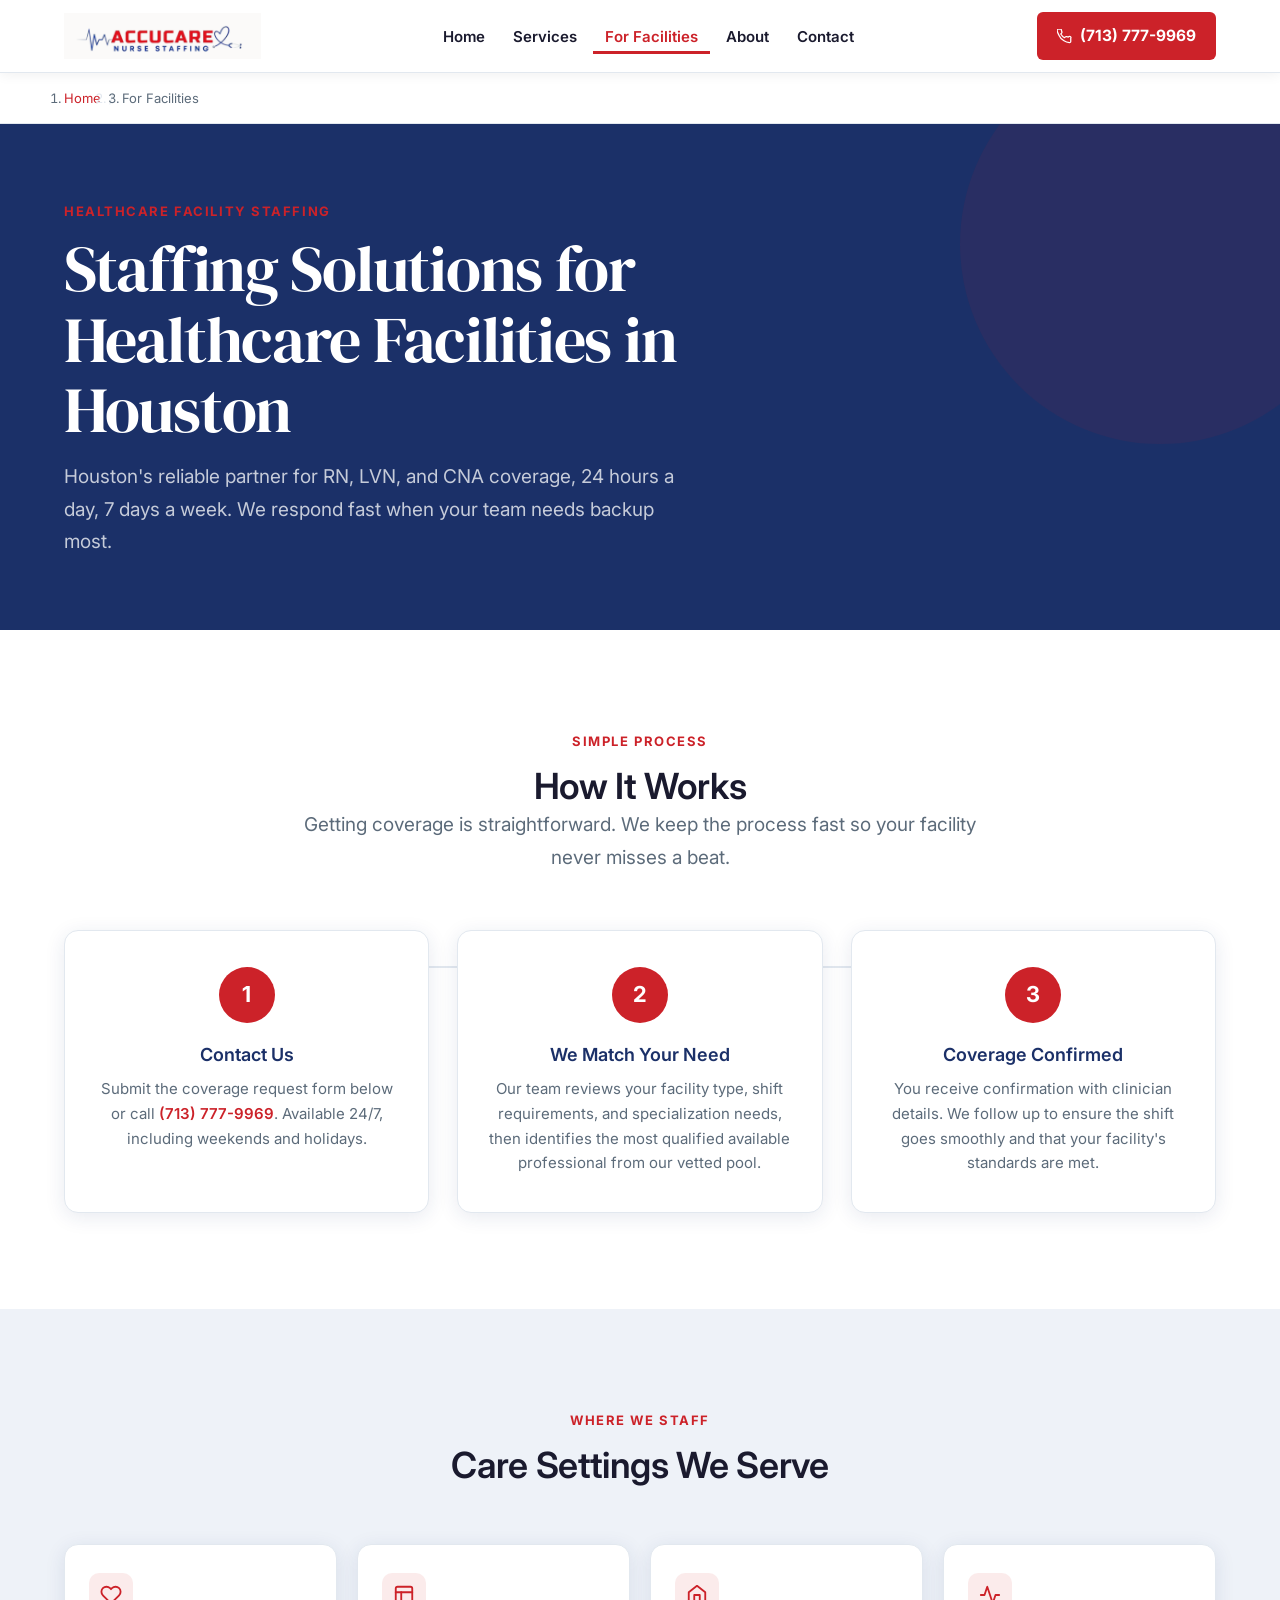
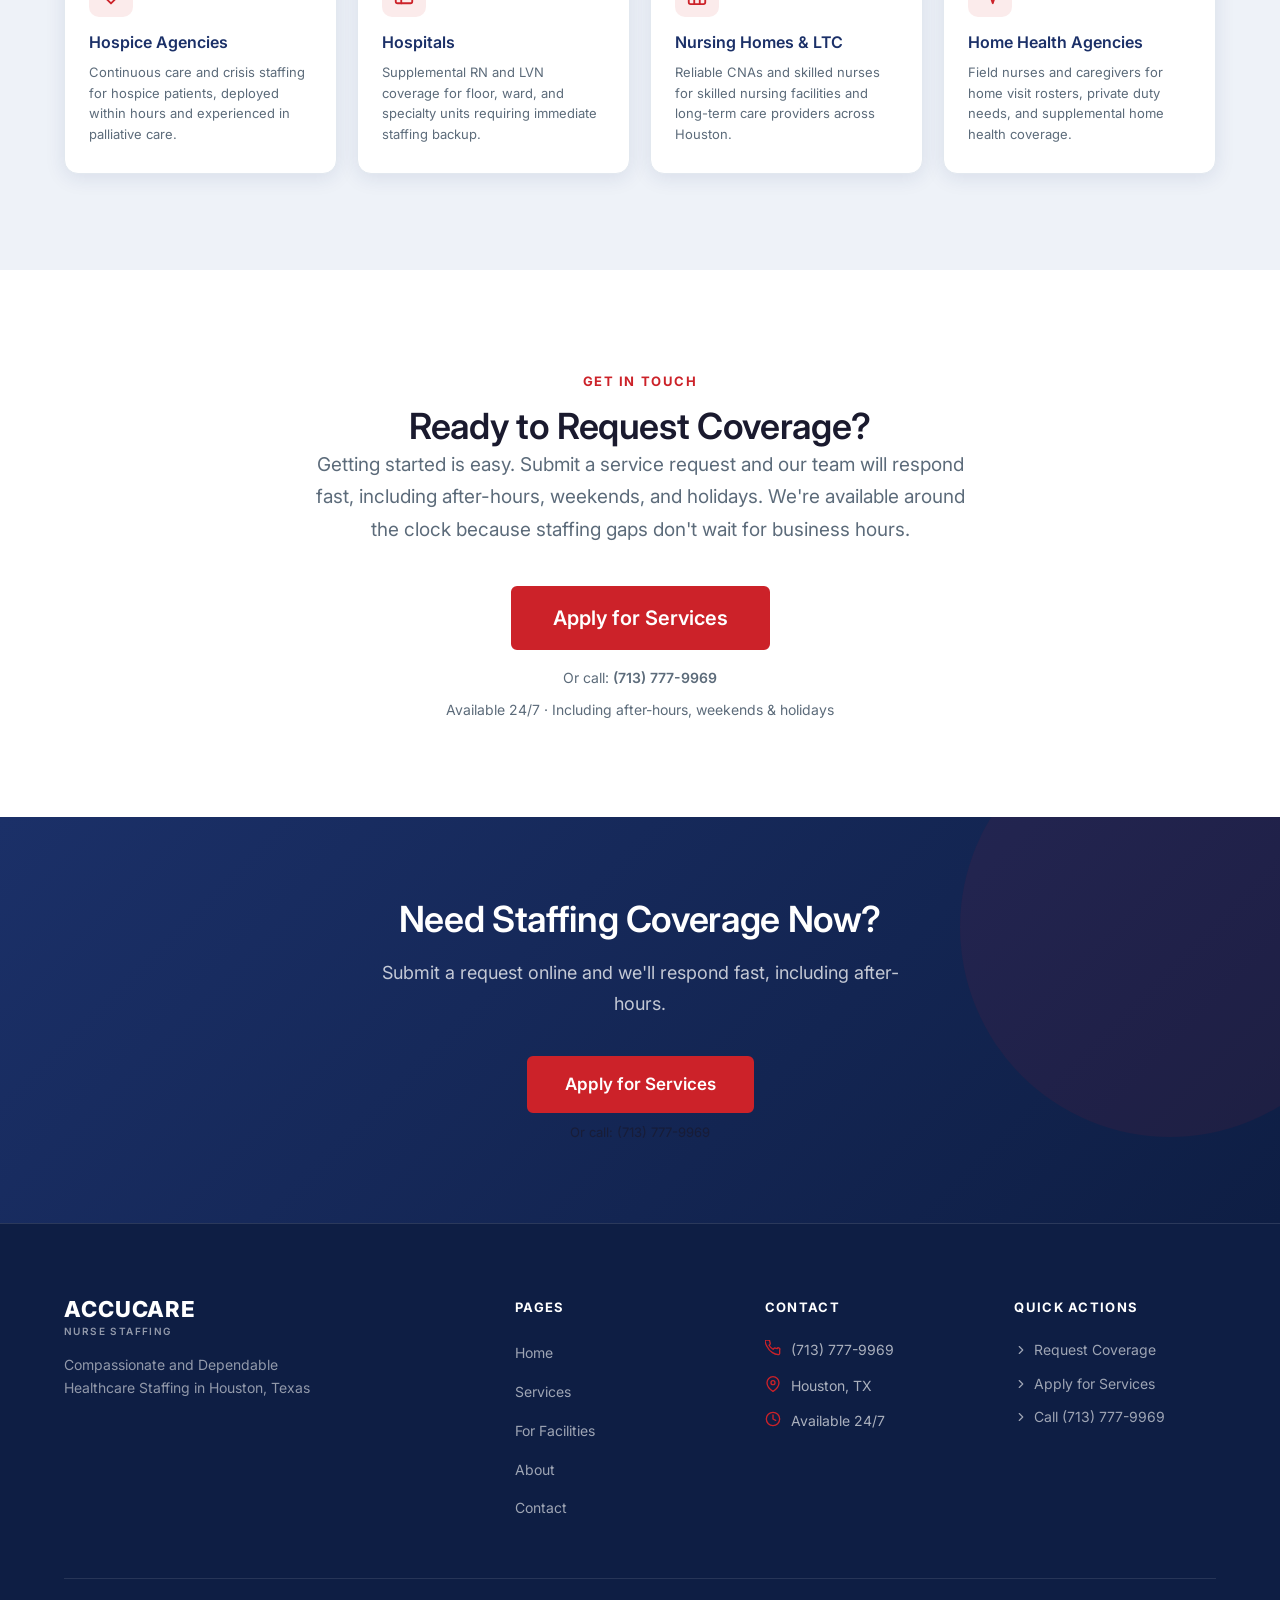
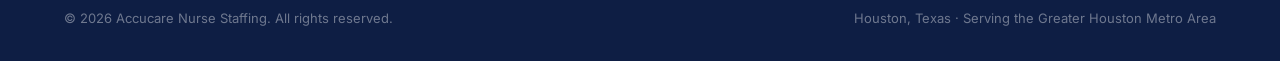
<file: for-facilities.html>
<!DOCTYPE html>
<html lang="en">
<head>
  <meta charset="UTF-8" />
  <meta name="viewport" content="width=device-width, initial-scale=1.0" />
  <title>Staffing Solutions for Healthcare Facilities in Houston | Accucare Nurse Staffing</title>
  <meta name="description" content="Request RN, LVN, and CNA staffing coverage for your Houston-area healthcare facility. Accucare responds 24/7 including after-hours, weekends, and holidays. Submit your coverage request online." />

  <!-- Favicon -->
  <link rel="icon" type="image/svg+xml" href="data:image/svg+xml,<svg xmlns='http://www.w3.org/2000/svg' viewBox='0 0 32 32'><rect width='32' height='32' rx='6' fill='%230E7C7B'/><rect x='13' y='5' width='6' height='22' rx='2' fill='white'/><rect x='5' y='13' width='22' height='6' rx='2' fill='white'/></svg>" />

  <link rel="preconnect" href="https://fonts.googleapis.com" />
  <link rel="preconnect" href="https://fonts.gstatic.com" crossorigin />
  <link href="https://fonts.googleapis.com/css2?family=Inter:wght@400;600;700&family=DM+Serif+Display:ital@0;1&display=swap" rel="stylesheet" />
  <link rel="stylesheet" href="css/styles.css" />

  <!-- Google Analytics: insert GA4 tag here -->
</head>
<body>

  <a class="skip-link" href="#main-content">Skip to main content</a>

  <!-- NAVIGATION -->
  <header>
    <nav class="nav" aria-label="Main navigation">
      <div class="container">
        <div class="nav__inner">
          <a href="index.html" class="nav__logo" aria-label="Accucare Nurse Staffing Home">
            <img src="brandTheme/AccuCare logo.PNG" alt="Accucare Nurse Staffing" class="nav__logo-img"></span>
          </a>
          <ul class="nav__links" role="list">
            <li><a href="index.html" class="nav__link">Home</a></li>
            <li><a href="services.html" class="nav__link">Services</a></li>
            <li><a href="for-facilities.html" class="nav__link nav__link--active">For Facilities</a></li>
            <li><a href="about.html" class="nav__link">About</a></li>
            <li><a href="contact.html" class="nav__link">Contact</a></li>
          </ul>
          <a href="tel:7137779969" class="nav__phone" aria-label="Call Accucare at (713) 777-9969">
            <svg viewBox="0 0 24 24" fill="none" stroke="currentColor" stroke-width="2" stroke-linecap="round" stroke-linejoin="round" aria-hidden="true"><path d="M22 16.92v3a2 2 0 01-2.18 2 19.79 19.79 0 01-8.63-3.07A19.5 19.5 0 013.07 9.82 19.79 19.79 0 01.07 1.18 2 2 0 012.07 0h3a2 2 0 012 1.72c.127.96.361 1.903.7 2.81a2 2 0 01-.45 2.11L6.09 7.91a16 16 0 006 6l1.27-1.27a2 2 0 012.11-.45c.907.339 1.85.573 2.81.7A2 2 0 0122 14.92v2z"/></svg>
            (713) 777-9969
          </a>
          <button class="nav__hamburger" aria-label="Open navigation menu" aria-expanded="false" aria-controls="mobile-menu">
            <span></span><span></span><span></span>
          </button>
        </div>
      </div>
      <div class="nav__mobile" id="mobile-menu" role="navigation" aria-label="Mobile navigation">
        <a href="index.html" class="nav__link">Home</a>
        <a href="services.html" class="nav__link">Services</a>
        <a href="for-facilities.html" class="nav__link">For Facilities</a>
        <a href="about.html" class="nav__link">About</a>
        <a href="contact.html" class="nav__link">Contact</a>
        <a href="tel:7137779969" class="nav__phone"><svg viewBox="0 0 24 24" fill="none" stroke="currentColor" stroke-width="2" stroke-linecap="round" stroke-linejoin="round" aria-hidden="true"><path d="M22 16.92v3a2 2 0 01-2.18 2 19.79 19.79 0 01-8.63-3.07A19.5 19.5 0 013.07 9.82 19.79 19.79 0 01.07 1.18 2 2 0 012.07 0h3a2 2 0 012 1.72c.127.96.361 1.903.7 2.81a2 2 0 01-.45 2.11L6.09 7.91a16 16 0 006 6l1.27-1.27a2 2 0 012.11-.45c.907.339 1.85.573 2.81.7A2 2 0 0122 14.92v2z"/></svg>(713) 777-9969</a>
      </div>
    </nav>
  </header>

  <main id="main-content">

    <!-- Breadcrumb -->
    <div class="breadcrumb">
      <div class="container">
        <ol class="breadcrumb__list" aria-label="Breadcrumb">
          <li><a href="index.html">Home</a></li>
          <li class="breadcrumb__sep" aria-hidden="true">/</li>
          <li aria-current="page">For Facilities</li>
        </ol>
      </div>
    </div>

    <!-- Page Hero -->
    <section class="page-hero" aria-labelledby="page-title">
      <div class="container">
        <span class="page-hero__eyebrow">Healthcare Facility Staffing</span>
        <h1 id="page-title">Staffing Solutions for Healthcare Facilities in Houston</h1>
        <p>Houston's reliable partner for RN, LVN, and CNA coverage, 24 hours a day, 7 days a week. We respond fast when your team needs backup most.</p>
      </div>
    </section>

    <!-- How It Works -->
    <section class="section section--alt" aria-labelledby="how-heading">
      <div class="container">
        <div class="section__header text-center">
          <span class="section__eyebrow">Simple Process</span>
          <h2 id="how-heading">How It Works</h2>
          <p class="lead" style="margin: 0 auto;">Getting coverage is straightforward. We keep the process fast so your facility never misses a beat.</p>
        </div>
        <div class="how-it-works__steps">
          <div class="step">
            <div class="step__number" aria-hidden="true">1</div>
            <h3>Contact Us</h3>
            <p>Submit the coverage request form below or call <a href="tel:7137779969" style="color: var(--teal); font-weight: 600;">(713) 777-9969</a>. Available 24/7, including weekends and holidays.</p>
          </div>
          <div class="step">
            <div class="step__number" aria-hidden="true">2</div>
            <h3>We Match Your Need</h3>
            <p>Our team reviews your facility type, shift requirements, and specialization needs, then identifies the most qualified available professional from our vetted pool.</p>
          </div>
          <div class="step">
            <div class="step__number" aria-hidden="true">3</div>
            <h3>Coverage Confirmed</h3>
            <p>You receive confirmation with clinician details. We follow up to ensure the shift goes smoothly and that your facility's standards are met.</p>
          </div>
        </div>
      </div>
    </section>

    <!-- Care Settings -->
    <section class="section" aria-labelledby="settings-heading">
      <div class="container">
        <div class="section__header text-center">
          <span class="section__eyebrow">Where We Staff</span>
          <h2 id="settings-heading">Care Settings We Serve</h2>
        </div>
        <div class="care-settings__grid">
          <div class="care-setting-card">
            <div class="care-setting-card__icon" aria-hidden="true">
              <svg viewBox="0 0 24 24" fill="none" stroke="currentColor" stroke-width="2" stroke-linecap="round" stroke-linejoin="round"><path d="M20.84 4.61a5.5 5.5 0 00-7.78 0L12 5.67l-1.06-1.06a5.5 5.5 0 00-7.78 7.78l1.06 1.06L12 21.23l7.78-7.78 1.06-1.06a5.5 5.5 0 000-7.78z"/></svg>
            </div>
            <h4>Hospice Agencies</h4>
            <p>Continuous care and crisis staffing for hospice patients, deployed within hours and experienced in palliative care.</p>
          </div>
          <div class="care-setting-card">
            <div class="care-setting-card__icon" aria-hidden="true">
              <svg viewBox="0 0 24 24" fill="none" stroke="currentColor" stroke-width="2" stroke-linecap="round" stroke-linejoin="round"><rect x="3" y="3" width="18" height="18" rx="2"/><line x1="3" y1="9" x2="21" y2="9"/><line x1="9" y1="21" x2="9" y2="9"/></svg>
            </div>
            <h4>Hospitals</h4>
            <p>Supplemental RN and LVN coverage for floor, ward, and specialty units requiring immediate staffing backup.</p>
          </div>
          <div class="care-setting-card">
            <div class="care-setting-card__icon" aria-hidden="true">
              <svg viewBox="0 0 24 24" fill="none" stroke="currentColor" stroke-width="2" stroke-linecap="round" stroke-linejoin="round"><path d="M3 9l9-7 9 7v11a2 2 0 01-2 2H5a2 2 0 01-2-2z"/><polyline points="9 22 9 12 15 12 15 22"/></svg>
            </div>
            <h4>Nursing Homes &amp; LTC</h4>
            <p>Reliable CNAs and skilled nurses for skilled nursing facilities and long-term care providers across Houston.</p>
          </div>
          <div class="care-setting-card">
            <div class="care-setting-card__icon" aria-hidden="true">
              <svg viewBox="0 0 24 24" fill="none" stroke="currentColor" stroke-width="2" stroke-linecap="round" stroke-linejoin="round"><path d="M22 12h-4l-3 9L9 3l-3 9H2"/></svg>
            </div>
            <h4>Home Health Agencies</h4>
            <p>Field nurses and caregivers for home visit rosters, private duty needs, and supplemental home health coverage.</p>
          </div>
        </div>
      </div>
    </section>

    <!-- Contact CTA -->
    <section class="section section--alt" aria-labelledby="contact-cta-heading">
      <div class="container">
        <div style="max-width: 680px; margin: 0 auto; text-align: center;">
          <span class="section__eyebrow">Get in Touch</span>
          <h2 id="contact-cta-heading">Ready to Request Coverage?</h2>
          <p class="lead" style="margin: 0 auto 40px;">Getting started is easy. Submit a service request and our team will respond fast, including after-hours, weekends, and holidays. We're available around the clock because staffing gaps don't wait for business hours.</p>
          <a href="#" class="btn btn--primary btn--lg js-lead-modal" style="font-size: 20px; padding: 20px 40px;">Apply for Services</a>
          <p style="margin-top: 16px; font-size: 14px; color: var(--text-light);">Or call: <a href="tel:7137779969" style="color: var(--text-light); font-weight: 600;">(713) 777-9969</a></p>
          <p style="margin-top: 8px; font-size: 14px; color: var(--text-light);">Available 24/7 · Including after-hours, weekends &amp; holidays</p>
        </div>
      </div>
    </section>

    <!-- CTA Banner -->
    <section class="cta-banner" aria-labelledby="facilities-cta-heading">
      <div class="container">
        <h2 id="facilities-cta-heading">Need Staffing Coverage Now?</h2>
        <p>Submit a request online and we'll respond fast, including after-hours.</p>
        <div class="cta-banner__actions">
          <div style="display: flex; flex-direction: column; align-items: center; gap: 8px;">
            <a href="#" class="btn btn--primary btn--lg js-lead-modal">Apply for Services</a>
            <span style="font-size: 13px; opacity: 0.75;">Or call: <a href="tel:7137779969" style="color: inherit;">(713) 777-9969</a></span>
          </div>
        </div>
      </div>
    </section>

  </main>

  <!-- FOOTER -->
  <footer class="footer" role="contentinfo">
    <div class="container">
      <div class="footer__main">
        <div class="footer__brand">
          <a href="index.html" class="nav__logo" aria-label="Accucare Nurse Staffing Home">
            <span class="footer__logo-wordmark">ACCUCARE<span>NURSE STAFFING</span></span></span>
          </a>
          <p class="footer__tagline">Compassionate and Dependable Healthcare Staffing in Houston, Texas</p>
        </div>
        <nav aria-label="Footer navigation">
          <div class="footer__col-title">Pages</div>
          <ul class="footer__nav" role="list">
            <li><a href="index.html">Home</a></li>
            <li><a href="services.html">Services</a></li>
            <li><a href="for-facilities.html">For Facilities</a></li>
            <li><a href="about.html">About</a></li>
            <li><a href="contact.html">Contact</a></li>
          </ul>
        </nav>
        <div>
          <div class="footer__col-title">Contact</div>
          <div class="footer__contact-item"><svg viewBox="0 0 24 24" fill="none" stroke="currentColor" stroke-width="2" stroke-linecap="round" stroke-linejoin="round" aria-hidden="true"><path d="M22 16.92v3a2 2 0 01-2.18 2 19.79 19.79 0 01-8.63-3.07A19.5 19.5 0 013.07 9.82 19.79 19.79 0 01.07 1.18 2 2 0 012.07 0h3a2 2 0 012 1.72c.127.96.361 1.903.7 2.81a2 2 0 01-.45 2.11L6.09 7.91a16 16 0 006 6l1.27-1.27a2 2 0 012.11-.45c.907.339 1.85.573 2.81.7A2 2 0 0122 14.92v2z"/></svg><a href="tel:7137779969">(713) 777-9969</a></div>
          <div class="footer__contact-item"><svg viewBox="0 0 24 24" fill="none" stroke="currentColor" stroke-width="2" stroke-linecap="round" stroke-linejoin="round" aria-hidden="true"><path d="M21 10c0 7-9 13-9 13s-9-6-9-13a9 9 0 0118 0z"/><circle cx="12" cy="10" r="3"/></svg>Houston, TX</div>
          <div class="footer__contact-item"><svg viewBox="0 0 24 24" fill="none" stroke="currentColor" stroke-width="2" stroke-linecap="round" stroke-linejoin="round" aria-hidden="true"><circle cx="12" cy="12" r="10"/><polyline points="12 6 12 12 16 14"/></svg>Available 24/7</div>
        </div>
        <div>
          <div class="footer__col-title">Quick Actions</div>
          <div class="footer__quick-links">
            <a href="for-facilities.html"><svg viewBox="0 0 24 24" fill="none" stroke="currentColor" stroke-width="2" stroke-linecap="round" stroke-linejoin="round" aria-hidden="true"><polyline points="9 18 15 12 9 6"/></svg>Request Coverage</a>
            <a href="#" class="js-lead-modal"><svg viewBox="0 0 24 24" fill="none" stroke="currentColor" stroke-width="2" stroke-linecap="round" stroke-linejoin="round" aria-hidden="true"><polyline points="9 18 15 12 9 6"/></svg>Apply for Services</a>
            <a href="tel:7137779969"><svg viewBox="0 0 24 24" fill="none" stroke="currentColor" stroke-width="2" stroke-linecap="round" stroke-linejoin="round" aria-hidden="true"><polyline points="9 18 15 12 9 6"/></svg>Call (713) 777-9969</a>
          </div>
        </div>
      </div>
      <div class="footer__bottom">
        <p class="footer__copy">&copy; 2026 Accucare Nurse Staffing. All rights reserved.</p>
        <p class="footer__copy">Houston, Texas &middot; Serving the Greater Houston Metro Area</p>
      </div>
    </div>
  </footer>

  <script src="js/main.js"></script>
</body>
</html>
</file>
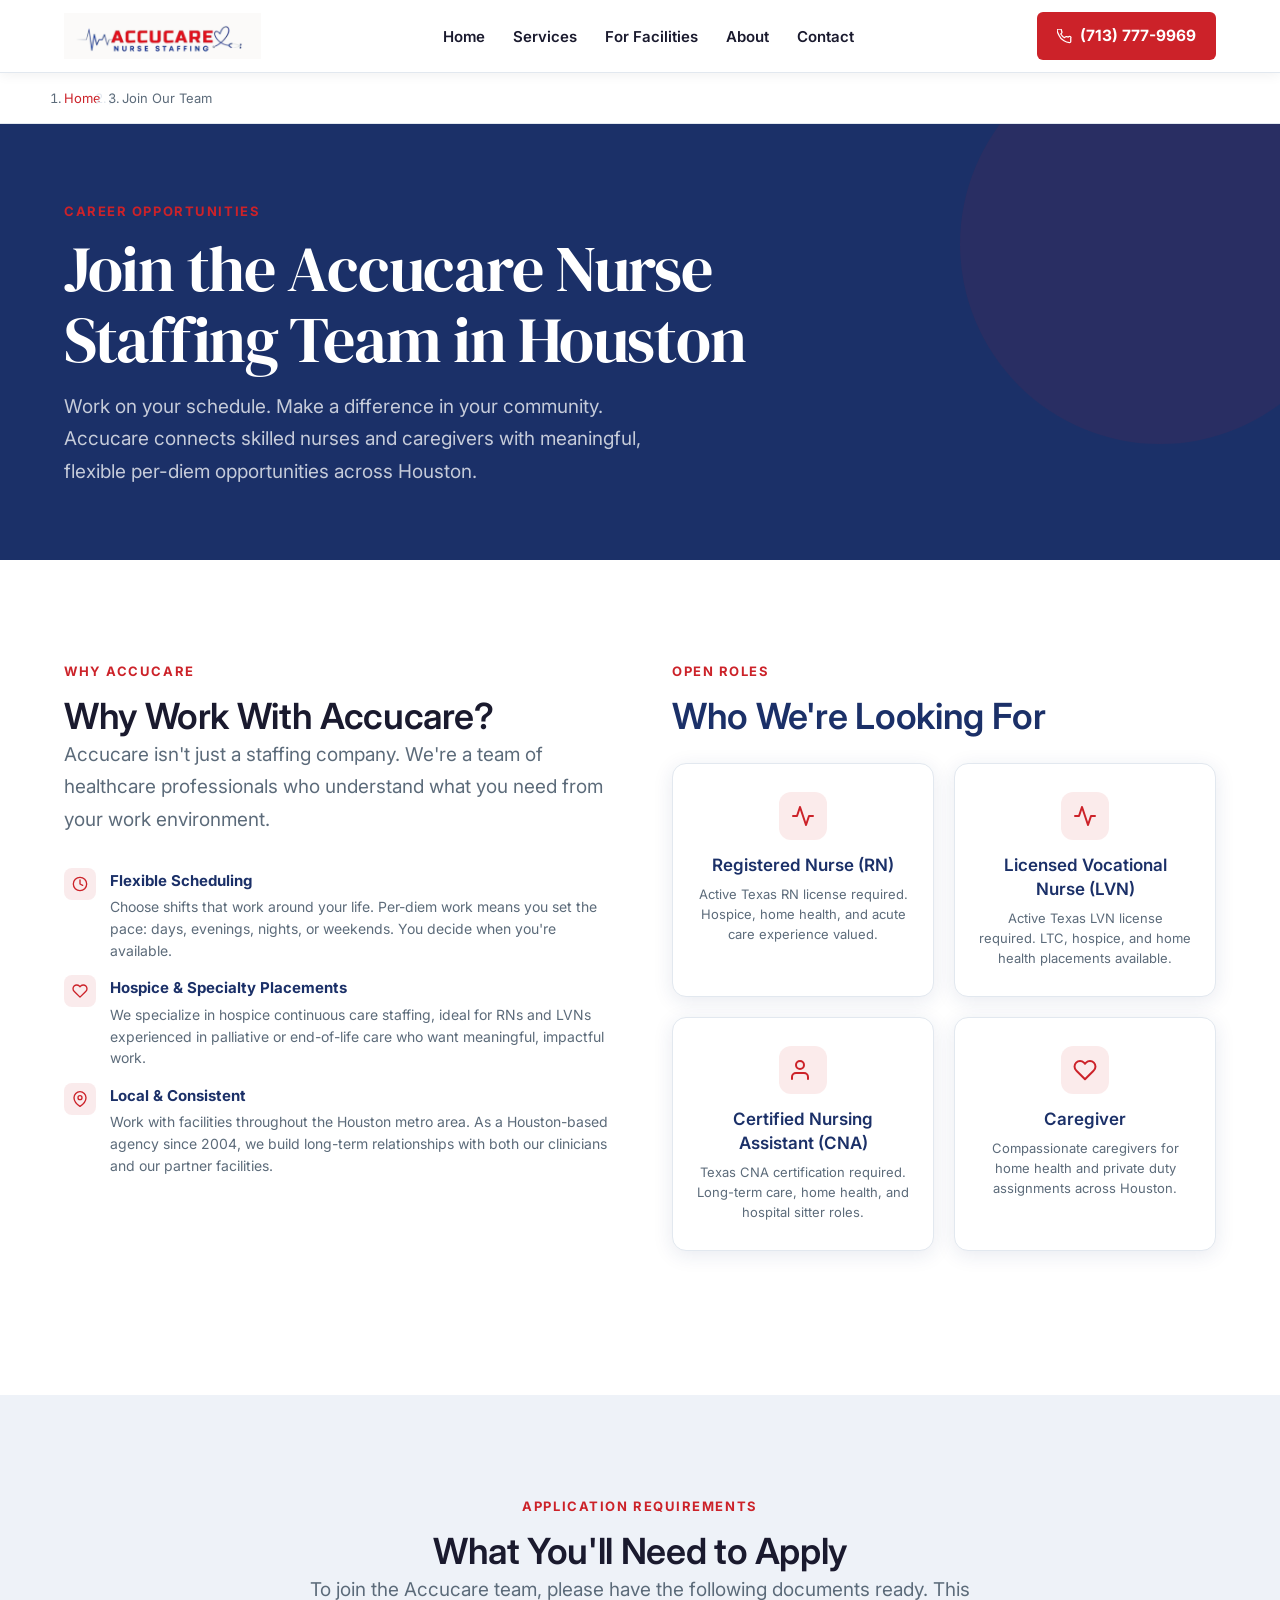
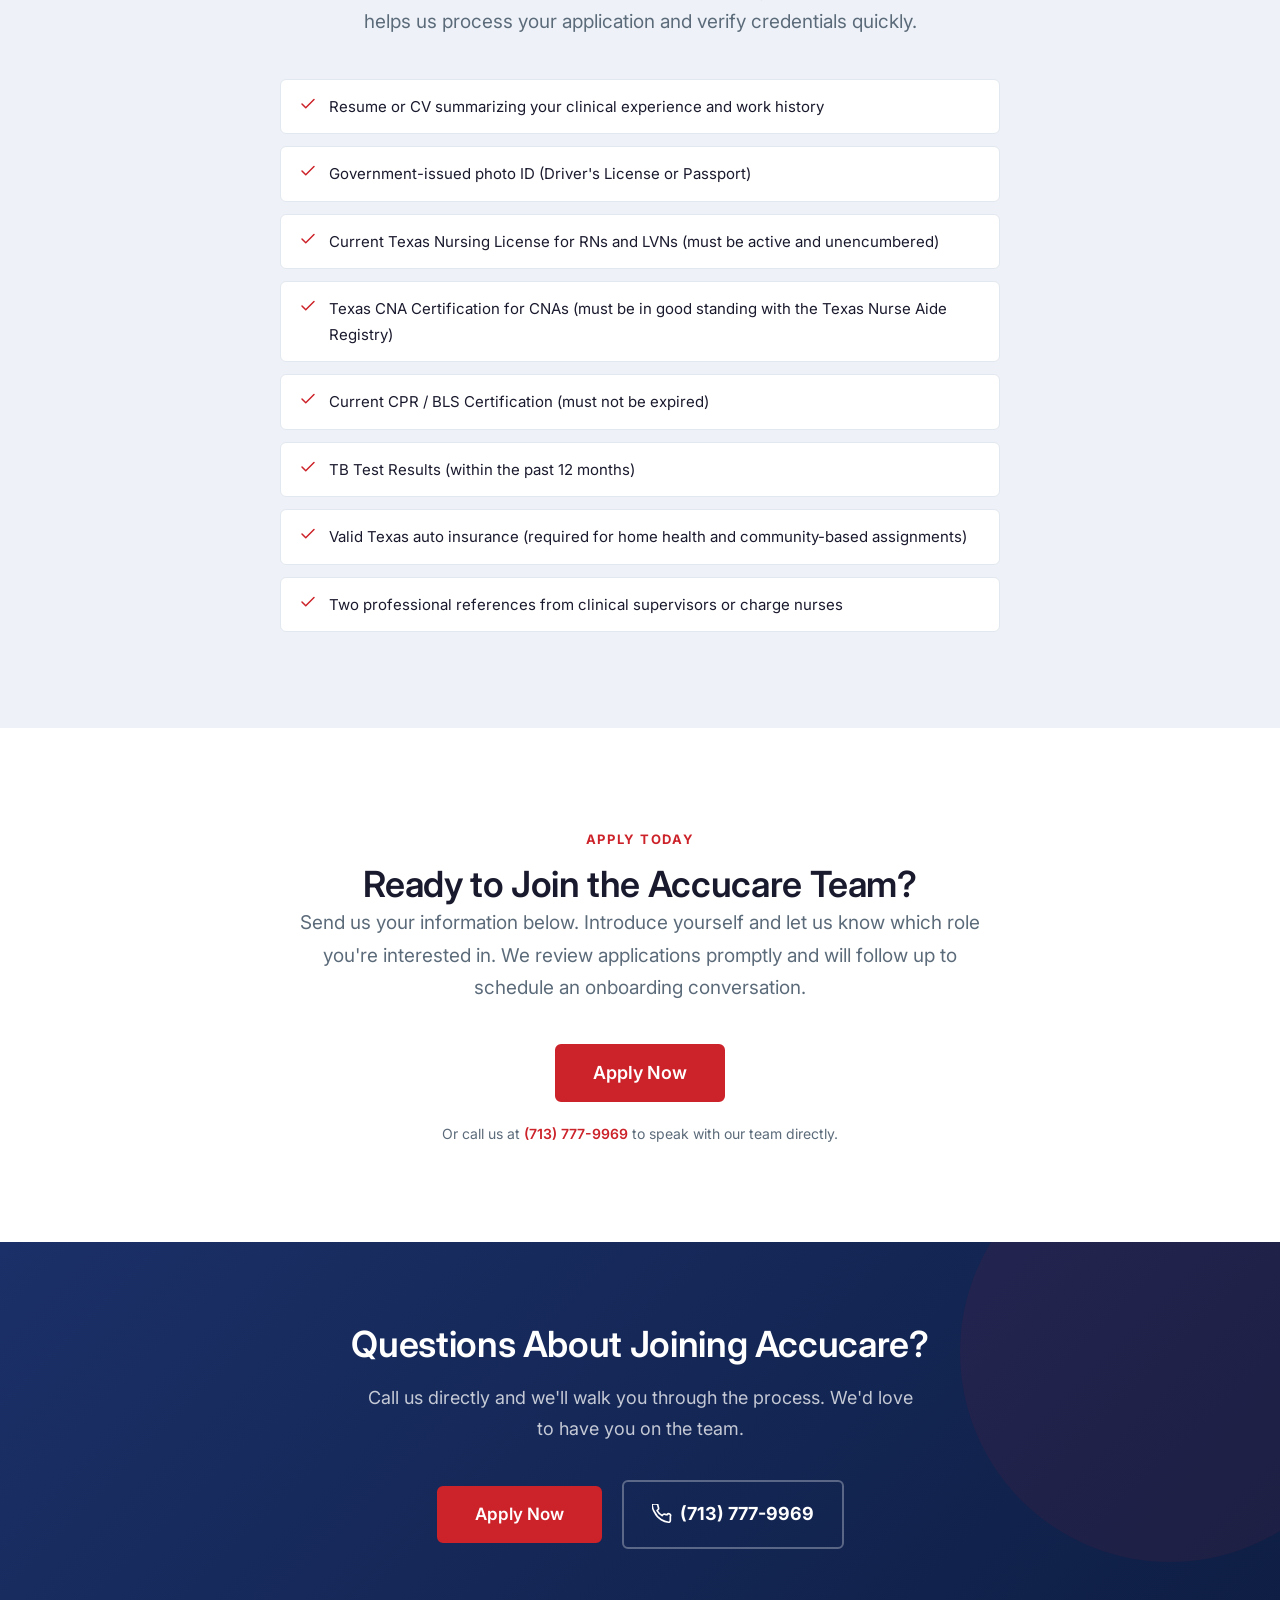
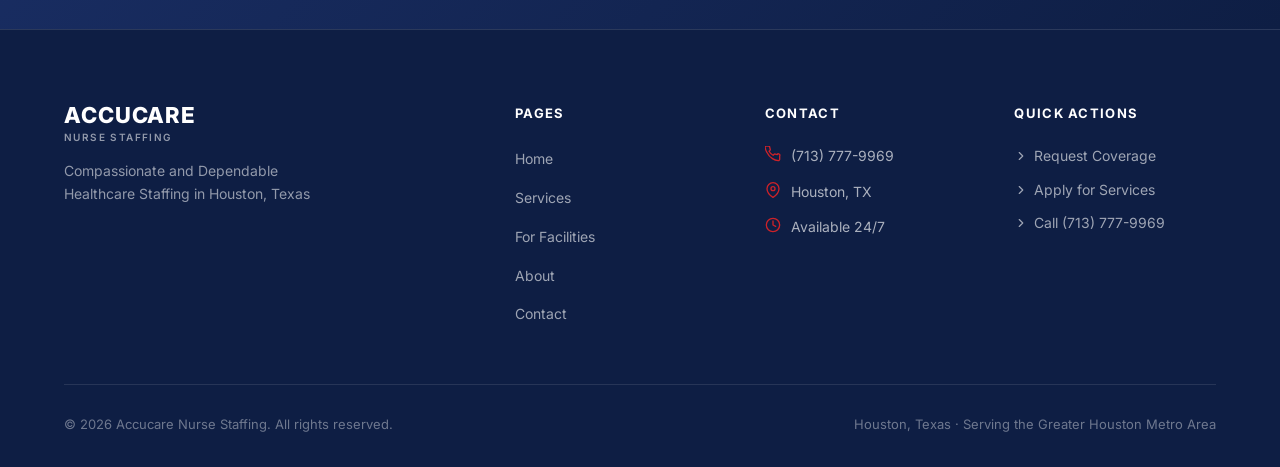
<file: join-our-team.html>
<!DOCTYPE html>
<html lang="en">
<head>
  <meta charset="UTF-8" />
  <meta name="viewport" content="width=device-width, initial-scale=1.0" />
  <title>Join the Accucare Nurse Staffing Team in Houston | RN, LVN, CNA Jobs</title>
  <meta name="description" content="Apply to join Accucare Nurse Staffing's network of RNs, LVNs, CNAs, and caregivers in Houston. Flexible per-diem shifts, hospice specialty, and consistent local work. Apply online today." />

  <!-- Favicon -->
  <link rel="icon" type="image/svg+xml" href="data:image/svg+xml,<svg xmlns='http://www.w3.org/2000/svg' viewBox='0 0 32 32'><rect width='32' height='32' rx='6' fill='%230E7C7B'/><rect x='13' y='5' width='6' height='22' rx='2' fill='white'/><rect x='5' y='13' width='22' height='6' rx='2' fill='white'/></svg>" />

  <link rel="preconnect" href="https://fonts.googleapis.com" />
  <link rel="preconnect" href="https://fonts.gstatic.com" crossorigin />
  <link href="https://fonts.googleapis.com/css2?family=Inter:wght@400;600;700&family=DM+Serif+Display:ital@0;1&display=swap" rel="stylesheet" />
  <link rel="stylesheet" href="css/styles.css" />

  <!-- Google Analytics: insert GA4 tag here -->
</head>
<body>

  <a class="skip-link" href="#main-content">Skip to main content</a>

  <!-- NAVIGATION -->
  <header>
    <nav class="nav" aria-label="Main navigation">
      <div class="container">
        <div class="nav__inner">
          <a href="index.html" class="nav__logo" aria-label="Accucare Nurse Staffing Home">
            <img src="brandTheme/AccuCare logo.PNG" alt="Accucare Nurse Staffing" class="nav__logo-img"></span>
          </a>
          <ul class="nav__links" role="list">
            <li><a href="index.html" class="nav__link">Home</a></li>
            <li><a href="services.html" class="nav__link">Services</a></li>
            <li><a href="for-facilities.html" class="nav__link">For Facilities</a></li>
            <li><a href="about.html" class="nav__link">About</a></li>
            <li><a href="contact.html" class="nav__link">Contact</a></li>
          </ul>
          <a href="tel:7137779969" class="nav__phone" aria-label="Call Accucare at (713) 777-9969">
            <svg viewBox="0 0 24 24" fill="none" stroke="currentColor" stroke-width="2" stroke-linecap="round" stroke-linejoin="round" aria-hidden="true"><path d="M22 16.92v3a2 2 0 01-2.18 2 19.79 19.79 0 01-8.63-3.07A19.5 19.5 0 013.07 9.82 19.79 19.79 0 01.07 1.18 2 2 0 012.07 0h3a2 2 0 012 1.72c.127.96.361 1.903.7 2.81a2 2 0 01-.45 2.11L6.09 7.91a16 16 0 006 6l1.27-1.27a2 2 0 012.11-.45c.907.339 1.85.573 2.81.7A2 2 0 0122 14.92v2z"/></svg>
            (713) 777-9969
          </a>
          <button class="nav__hamburger" aria-label="Open navigation menu" aria-expanded="false" aria-controls="mobile-menu">
            <span></span><span></span><span></span>
          </button>
        </div>
      </div>
      <div class="nav__mobile" id="mobile-menu" role="navigation" aria-label="Mobile navigation">
        <a href="index.html" class="nav__link">Home</a>
        <a href="services.html" class="nav__link">Services</a>
        <a href="for-facilities.html" class="nav__link">For Facilities</a>
        <a href="about.html" class="nav__link">About</a>
        <a href="contact.html" class="nav__link">Contact</a>
        <a href="tel:7137779969" class="nav__phone"><svg viewBox="0 0 24 24" fill="none" stroke="currentColor" stroke-width="2" stroke-linecap="round" stroke-linejoin="round" aria-hidden="true"><path d="M22 16.92v3a2 2 0 01-2.18 2 19.79 19.79 0 01-8.63-3.07A19.5 19.5 0 013.07 9.82 19.79 19.79 0 01.07 1.18 2 2 0 012.07 0h3a2 2 0 012 1.72c.127.96.361 1.903.7 2.81a2 2 0 01-.45 2.11L6.09 7.91a16 16 0 006 6l1.27-1.27a2 2 0 012.11-.45c.907.339 1.85.573 2.81.7A2 2 0 0122 14.92v2z"/></svg>(713) 777-9969</a>
      </div>
    </nav>
  </header>

  <main id="main-content">

    <!-- Breadcrumb -->
    <div class="breadcrumb">
      <div class="container">
        <ol class="breadcrumb__list" aria-label="Breadcrumb">
          <li><a href="index.html">Home</a></li>
          <li class="breadcrumb__sep" aria-hidden="true">/</li>
          <li aria-current="page">Join Our Team</li>
        </ol>
      </div>
    </div>

    <!-- Page Hero -->
    <section class="page-hero" aria-labelledby="page-title">
      <div class="container">
        <span class="page-hero__eyebrow">Career Opportunities</span>
        <h1 id="page-title">Join the Accucare Nurse Staffing Team in Houston</h1>
        <p>Work on your schedule. Make a difference in your community. Accucare connects skilled nurses and caregivers with meaningful, flexible per-diem opportunities across Houston.</p>
      </div>
    </section>

    <!-- Why Work With Accucare -->
    <section class="section section--alt" aria-labelledby="why-work-heading">
      <div class="container">
        <div class="two-col">
          <div>
            <span class="section__eyebrow">Why Accucare</span>
            <h2 id="why-work-heading">Why Work With Accucare?</h2>
            <p class="lead" style="margin-bottom: 32px;">Accucare isn't just a staffing company. We're a team of healthcare professionals who understand what you need from your work environment.</p>
            <div class="benefits-list">
              <div class="benefits-list__item">
                <div class="benefits-list__icon" aria-hidden="true">
                  <svg viewBox="0 0 24 24" fill="none" stroke="currentColor" stroke-width="2" stroke-linecap="round" stroke-linejoin="round"><circle cx="12" cy="12" r="10"/><polyline points="12 6 12 12 16 14"/></svg>
                </div>
                <div class="benefits-list__text">
                  <strong>Flexible Scheduling</strong>
                  <p>Choose shifts that work around your life. Per-diem work means you set the pace: days, evenings, nights, or weekends. You decide when you're available.</p>
                </div>
              </div>
              <div class="benefits-list__item">
                <div class="benefits-list__icon" aria-hidden="true">
                  <svg viewBox="0 0 24 24" fill="none" stroke="currentColor" stroke-width="2" stroke-linecap="round" stroke-linejoin="round"><path d="M20.84 4.61a5.5 5.5 0 00-7.78 0L12 5.67l-1.06-1.06a5.5 5.5 0 00-7.78 7.78l1.06 1.06L12 21.23l7.78-7.78 1.06-1.06a5.5 5.5 0 000-7.78z"/></svg>
                </div>
                <div class="benefits-list__text">
                  <strong>Hospice &amp; Specialty Placements</strong>
                  <p>We specialize in hospice continuous care staffing, ideal for RNs and LVNs experienced in palliative or end-of-life care who want meaningful, impactful work.</p>
                </div>
              </div>
              <div class="benefits-list__item">
                <div class="benefits-list__icon" aria-hidden="true">
                  <svg viewBox="0 0 24 24" fill="none" stroke="currentColor" stroke-width="2" stroke-linecap="round" stroke-linejoin="round"><path d="M21 10c0 7-9 13-9 13s-9-6-9-13a9 9 0 0118 0z"/><circle cx="12" cy="10" r="3"/></svg>
                </div>
                <div class="benefits-list__text">
                  <strong>Local &amp; Consistent</strong>
                  <p>Work with facilities throughout the Houston metro area. As a Houston-based agency since 2004, we build long-term relationships with both our clinicians and our partner facilities.</p>
                </div>
              </div>
            </div>
          </div>

          <!-- Who We're Looking For -->
          <div>
            <span class="section__eyebrow">Open Roles</span>
            <h2 style="color: var(--navy); margin-bottom: 24px;">Who We're Looking For</h2>
            <div class="roles-grid" style="grid-template-columns: 1fr 1fr;">
              <div class="role-card">
                <div class="role-card__icon" aria-hidden="true">
                  <svg viewBox="0 0 24 24" fill="none" stroke="currentColor" stroke-width="2" stroke-linecap="round" stroke-linejoin="round"><path d="M22 12h-4l-3 9L9 3l-3 9H2"/></svg>
                </div>
                <h4>Registered Nurse (RN)</h4>
                <p>Active Texas RN license required. Hospice, home health, and acute care experience valued.</p>
              </div>
              <div class="role-card">
                <div class="role-card__icon" aria-hidden="true">
                  <svg viewBox="0 0 24 24" fill="none" stroke="currentColor" stroke-width="2" stroke-linecap="round" stroke-linejoin="round"><path d="M22 12h-4l-3 9L9 3l-3 9H2"/></svg>
                </div>
                <h4>Licensed Vocational Nurse (LVN)</h4>
                <p>Active Texas LVN license required. LTC, hospice, and home health placements available.</p>
              </div>
              <div class="role-card">
                <div class="role-card__icon" aria-hidden="true">
                  <svg viewBox="0 0 24 24" fill="none" stroke="currentColor" stroke-width="2" stroke-linecap="round" stroke-linejoin="round"><path d="M17 21v-2a4 4 0 00-4-4H5a4 4 0 00-4 4v2"/><circle cx="9" cy="7" r="4"/></svg>
                </div>
                <h4>Certified Nursing Assistant (CNA)</h4>
                <p>Texas CNA certification required. Long-term care, home health, and hospital sitter roles.</p>
              </div>
              <div class="role-card">
                <div class="role-card__icon" aria-hidden="true">
                  <svg viewBox="0 0 24 24" fill="none" stroke="currentColor" stroke-width="2" stroke-linecap="round" stroke-linejoin="round"><path d="M20.84 4.61a5.5 5.5 0 00-7.78 0L12 5.67l-1.06-1.06a5.5 5.5 0 00-7.78 7.78l1.06 1.06L12 21.23l7.78-7.78 1.06-1.06a5.5 5.5 0 000-7.78z"/></svg>
                </div>
                <h4>Caregiver</h4>
                <p>Compassionate caregivers for home health and private duty assignments across Houston.</p>
              </div>
            </div>
          </div>
        </div>
      </div>
    </section>

    <!-- What You'll Need to Apply -->
    <section class="section" aria-labelledby="requirements-heading">
      <div class="container">
        <div style="max-width: 720px; margin: 0 auto;">
          <div class="text-center" style="margin-bottom: 40px;">
            <span class="section__eyebrow">Application Requirements</span>
            <h2 id="requirements-heading">What You'll Need to Apply</h2>
            <p class="lead" style="margin: 0 auto;">To join the Accucare team, please have the following documents ready. This helps us process your application and verify credentials quickly.</p>
          </div>
          <div class="requirements-list" role="list">
            <div class="requirements-list__item" role="listitem">
              <svg viewBox="0 0 24 24" fill="none" stroke="currentColor" stroke-width="2" stroke-linecap="round" stroke-linejoin="round" aria-hidden="true"><polyline points="20 6 9 17 4 12"/></svg>
              <span>Resume or CV summarizing your clinical experience and work history</span>
            </div>
            <div class="requirements-list__item" role="listitem">
              <svg viewBox="0 0 24 24" fill="none" stroke="currentColor" stroke-width="2" stroke-linecap="round" stroke-linejoin="round" aria-hidden="true"><polyline points="20 6 9 17 4 12"/></svg>
              <span>Government-issued photo ID (Driver's License or Passport)</span>
            </div>
            <div class="requirements-list__item" role="listitem">
              <svg viewBox="0 0 24 24" fill="none" stroke="currentColor" stroke-width="2" stroke-linecap="round" stroke-linejoin="round" aria-hidden="true"><polyline points="20 6 9 17 4 12"/></svg>
              <span>Current Texas Nursing License for RNs and LVNs (must be active and unencumbered)</span>
            </div>
            <div class="requirements-list__item" role="listitem">
              <svg viewBox="0 0 24 24" fill="none" stroke="currentColor" stroke-width="2" stroke-linecap="round" stroke-linejoin="round" aria-hidden="true"><polyline points="20 6 9 17 4 12"/></svg>
              <span>Texas CNA Certification for CNAs (must be in good standing with the Texas Nurse Aide Registry)</span>
            </div>
            <div class="requirements-list__item" role="listitem">
              <svg viewBox="0 0 24 24" fill="none" stroke="currentColor" stroke-width="2" stroke-linecap="round" stroke-linejoin="round" aria-hidden="true"><polyline points="20 6 9 17 4 12"/></svg>
              <span>Current CPR / BLS Certification (must not be expired)</span>
            </div>
            <div class="requirements-list__item" role="listitem">
              <svg viewBox="0 0 24 24" fill="none" stroke="currentColor" stroke-width="2" stroke-linecap="round" stroke-linejoin="round" aria-hidden="true"><polyline points="20 6 9 17 4 12"/></svg>
              <span>TB Test Results (within the past 12 months)</span>
            </div>
            <div class="requirements-list__item" role="listitem">
              <svg viewBox="0 0 24 24" fill="none" stroke="currentColor" stroke-width="2" stroke-linecap="round" stroke-linejoin="round" aria-hidden="true"><polyline points="20 6 9 17 4 12"/></svg>
              <span>Valid Texas auto insurance (required for home health and community-based assignments)</span>
            </div>
            <div class="requirements-list__item" role="listitem">
              <svg viewBox="0 0 24 24" fill="none" stroke="currentColor" stroke-width="2" stroke-linecap="round" stroke-linejoin="round" aria-hidden="true"><polyline points="20 6 9 17 4 12"/></svg>
              <span>Two professional references from clinical supervisors or charge nurses</span>
            </div>
          </div>
        </div>
      </div>
    </section>

    <!-- Apply Section -->
    <section class="section section--alt" aria-labelledby="apply-heading">
      <div class="container">
        <div style="max-width: 680px; margin: 0 auto; text-align: center;">
          <span class="section__eyebrow">Apply Today</span>
          <h2 id="apply-heading">Ready to Join the Accucare Team?</h2>
          <p class="lead" style="margin: 0 auto 40px;">Send us your information below. Introduce yourself and let us know which role you're interested in. We review applications promptly and will follow up to schedule an onboarding conversation.</p>
          <a href="#" class="btn btn--primary btn--lg js-lead-modal" style="font-size: 18px; padding: 18px 36px; display: inline-flex; align-items: center; gap: 12px;">
            Apply Now
          </a>
          <p style="margin-top: 20px; font-size: 14px; color: var(--text-light);">Or call us at <a href="tel:7137779969" style="color: var(--teal); font-weight: 600;">(713) 777-9969</a> to speak with our team directly.</p>
        </div>
      </div>
    </section>

    <!-- CTA Banner -->
    <section class="cta-banner" aria-labelledby="join-cta-heading">
      <div class="container">
        <h2 id="join-cta-heading">Questions About Joining Accucare?</h2>
        <p>Call us directly and we'll walk you through the process. We'd love to have you on the team.</p>
        <div class="cta-banner__actions">
          <a href="#" class="btn btn--primary btn--lg js-lead-modal">Apply Now</a>
          <a href="tel:7137779969" class="cta-banner__phone" aria-label="Call Accucare at (713) 777-9969">
            <svg viewBox="0 0 24 24" fill="none" stroke="currentColor" stroke-width="2" stroke-linecap="round" stroke-linejoin="round" aria-hidden="true"><path d="M22 16.92v3a2 2 0 01-2.18 2 19.79 19.79 0 01-8.63-3.07A19.5 19.5 0 013.07 9.82 19.79 19.79 0 01.07 1.18 2 2 0 012.07 0h3a2 2 0 012 1.72c.127.96.361 1.903.7 2.81a2 2 0 01-.45 2.11L6.09 7.91a16 16 0 006 6l1.27-1.27a2 2 0 012.11-.45c.907.339 1.85.573 2.81.7A2 2 0 0122 14.92v2z"/></svg>
            (713) 777-9969
          </a>
        </div>
      </div>
    </section>

  </main>

  <!-- FOOTER -->
  <footer class="footer" role="contentinfo">
    <div class="container">
      <div class="footer__main">
        <div class="footer__brand">
          <a href="index.html" class="nav__logo" aria-label="Accucare Nurse Staffing Home">
            <span class="footer__logo-wordmark">ACCUCARE<span>NURSE STAFFING</span></span></span>
          </a>
          <p class="footer__tagline">Compassionate and Dependable Healthcare Staffing in Houston, Texas</p>
        </div>
        <nav aria-label="Footer navigation">
          <div class="footer__col-title">Pages</div>
          <ul class="footer__nav" role="list">
            <li><a href="index.html">Home</a></li>
            <li><a href="services.html">Services</a></li>
            <li><a href="for-facilities.html">For Facilities</a></li>
            <li><a href="about.html">About</a></li>
            <li><a href="contact.html">Contact</a></li>
          </ul>
        </nav>
        <div>
          <div class="footer__col-title">Contact</div>
          <div class="footer__contact-item"><svg viewBox="0 0 24 24" fill="none" stroke="currentColor" stroke-width="2" stroke-linecap="round" stroke-linejoin="round" aria-hidden="true"><path d="M22 16.92v3a2 2 0 01-2.18 2 19.79 19.79 0 01-8.63-3.07A19.5 19.5 0 013.07 9.82 19.79 19.79 0 01.07 1.18 2 2 0 012.07 0h3a2 2 0 012 1.72c.127.96.361 1.903.7 2.81a2 2 0 01-.45 2.11L6.09 7.91a16 16 0 006 6l1.27-1.27a2 2 0 012.11-.45c.907.339 1.85.573 2.81.7A2 2 0 0122 14.92v2z"/></svg><a href="tel:7137779969">(713) 777-9969</a></div>
          <div class="footer__contact-item"><svg viewBox="0 0 24 24" fill="none" stroke="currentColor" stroke-width="2" stroke-linecap="round" stroke-linejoin="round" aria-hidden="true"><path d="M21 10c0 7-9 13-9 13s-9-6-9-13a9 9 0 0118 0z"/><circle cx="12" cy="10" r="3"/></svg>Houston, TX</div>
          <div class="footer__contact-item"><svg viewBox="0 0 24 24" fill="none" stroke="currentColor" stroke-width="2" stroke-linecap="round" stroke-linejoin="round" aria-hidden="true"><circle cx="12" cy="12" r="10"/><polyline points="12 6 12 12 16 14"/></svg>Available 24/7</div>
        </div>
        <div>
          <div class="footer__col-title">Quick Actions</div>
          <div class="footer__quick-links">
            <a href="for-facilities.html"><svg viewBox="0 0 24 24" fill="none" stroke="currentColor" stroke-width="2" stroke-linecap="round" stroke-linejoin="round" aria-hidden="true"><polyline points="9 18 15 12 9 6"/></svg>Request Coverage</a>
            <a href="#" class="js-lead-modal"><svg viewBox="0 0 24 24" fill="none" stroke="currentColor" stroke-width="2" stroke-linecap="round" stroke-linejoin="round" aria-hidden="true"><polyline points="9 18 15 12 9 6"/></svg>Apply for Services</a>
            <a href="tel:7137779969"><svg viewBox="0 0 24 24" fill="none" stroke="currentColor" stroke-width="2" stroke-linecap="round" stroke-linejoin="round" aria-hidden="true"><polyline points="9 18 15 12 9 6"/></svg>Call (713) 777-9969</a>
          </div>
        </div>
      </div>
      <div class="footer__bottom">
        <p class="footer__copy">&copy; 2026 Accucare Nurse Staffing. All rights reserved.</p>
        <p class="footer__copy">Houston, Texas &middot; Serving the Greater Houston Metro Area</p>
      </div>
    </div>
  </footer>

  <script src="js/main.js"></script>
</body>
</html>
</file>
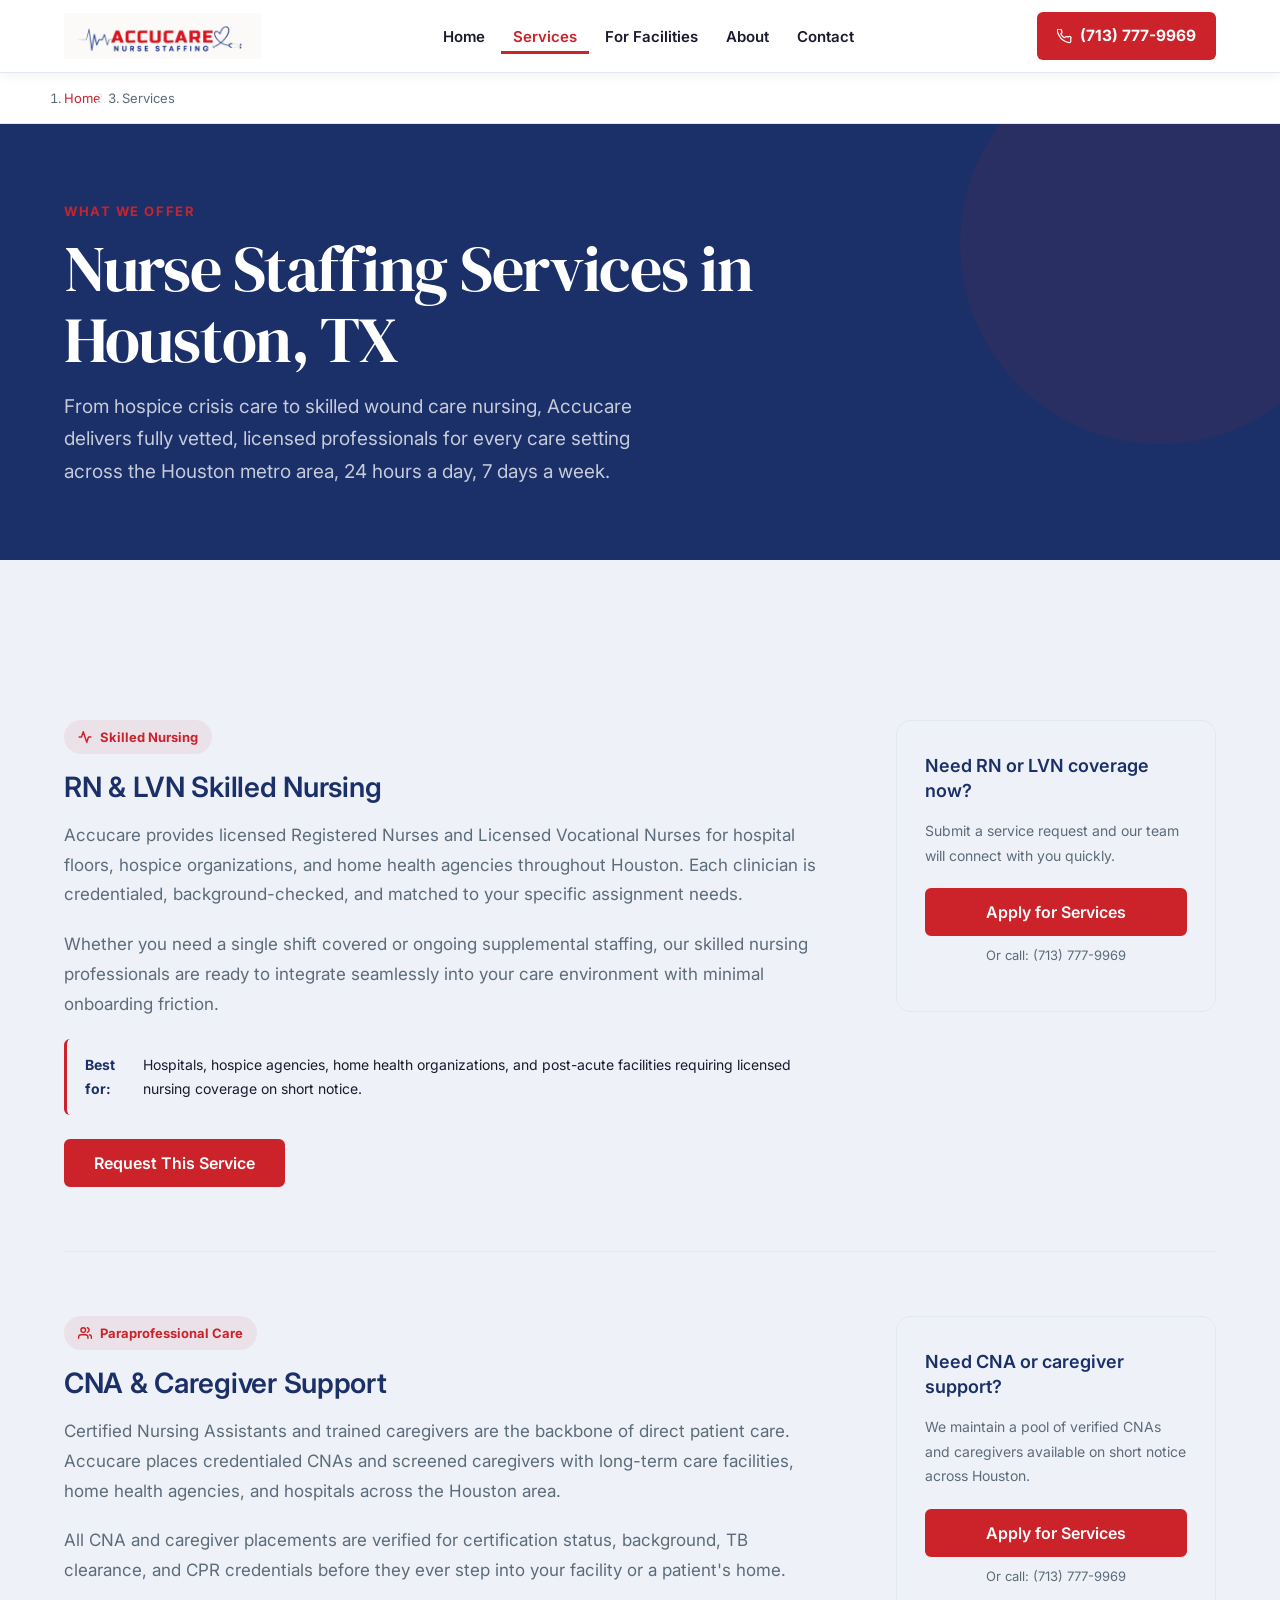
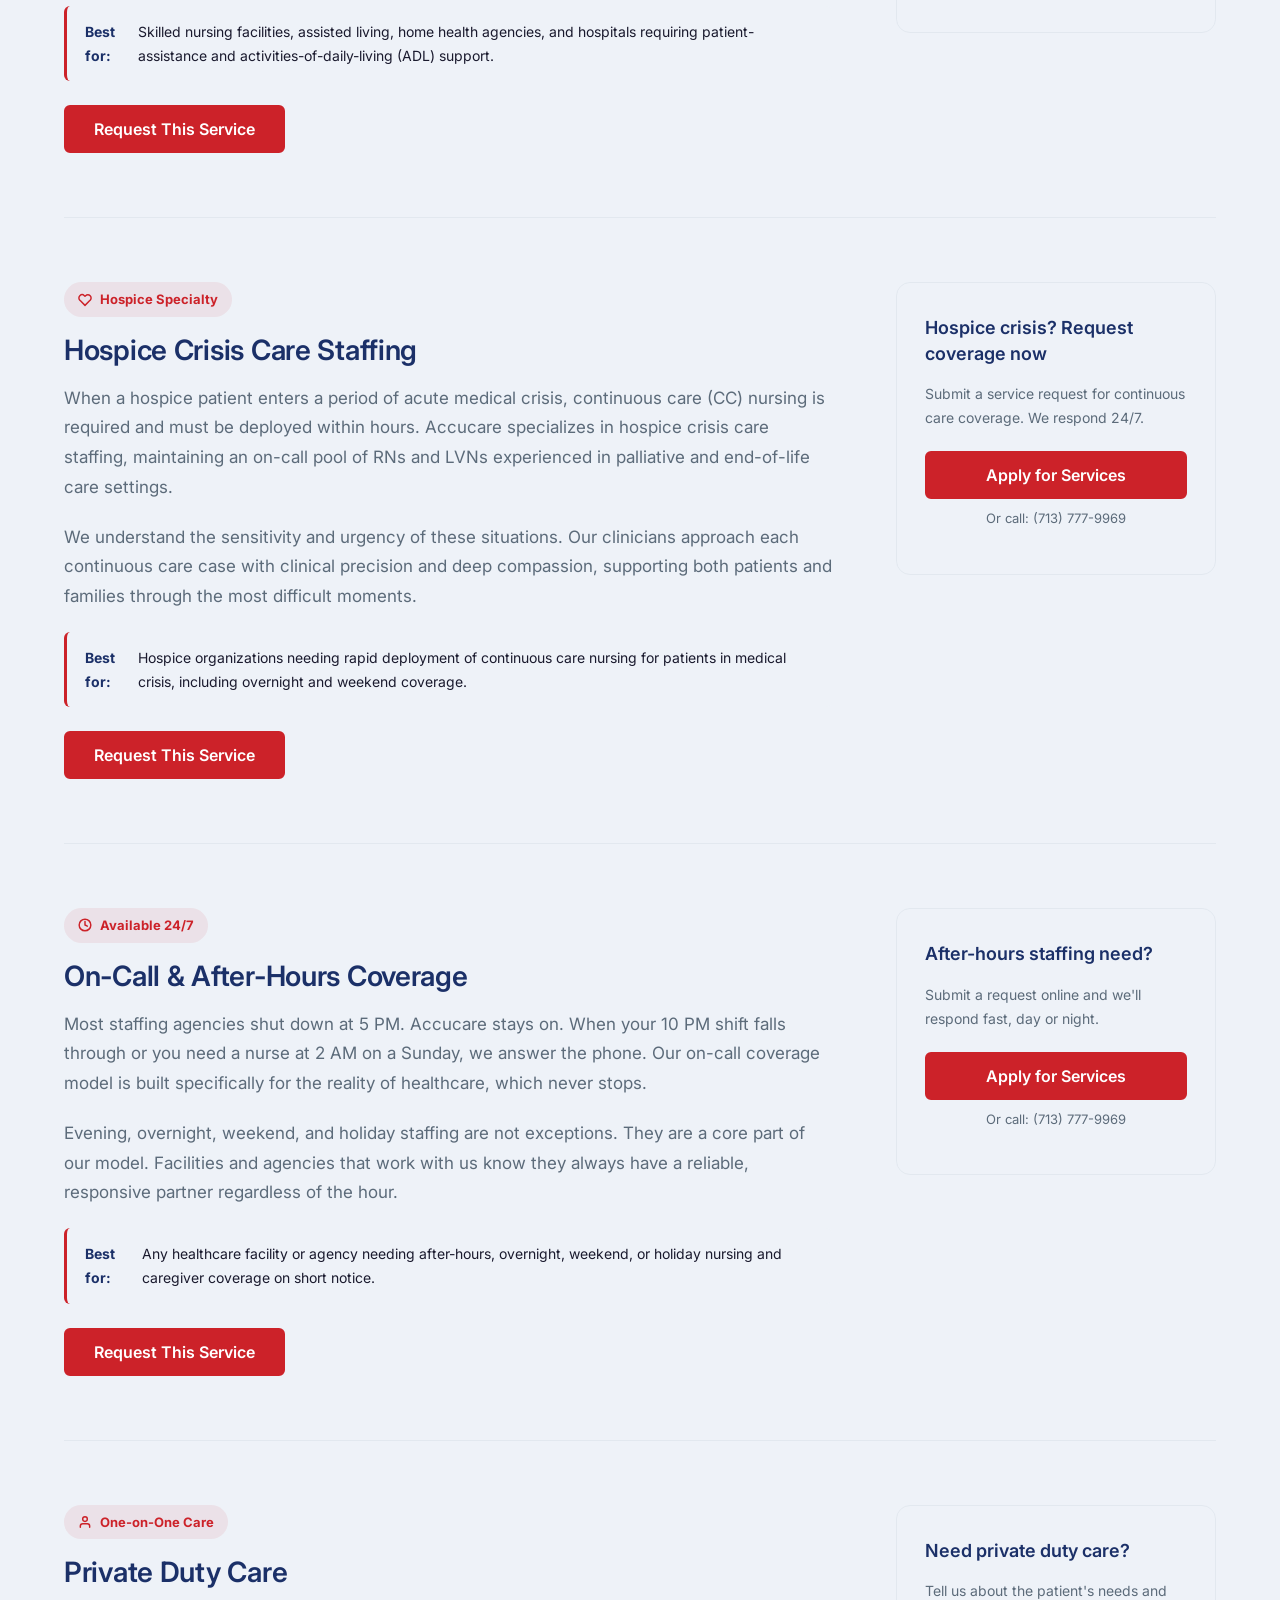
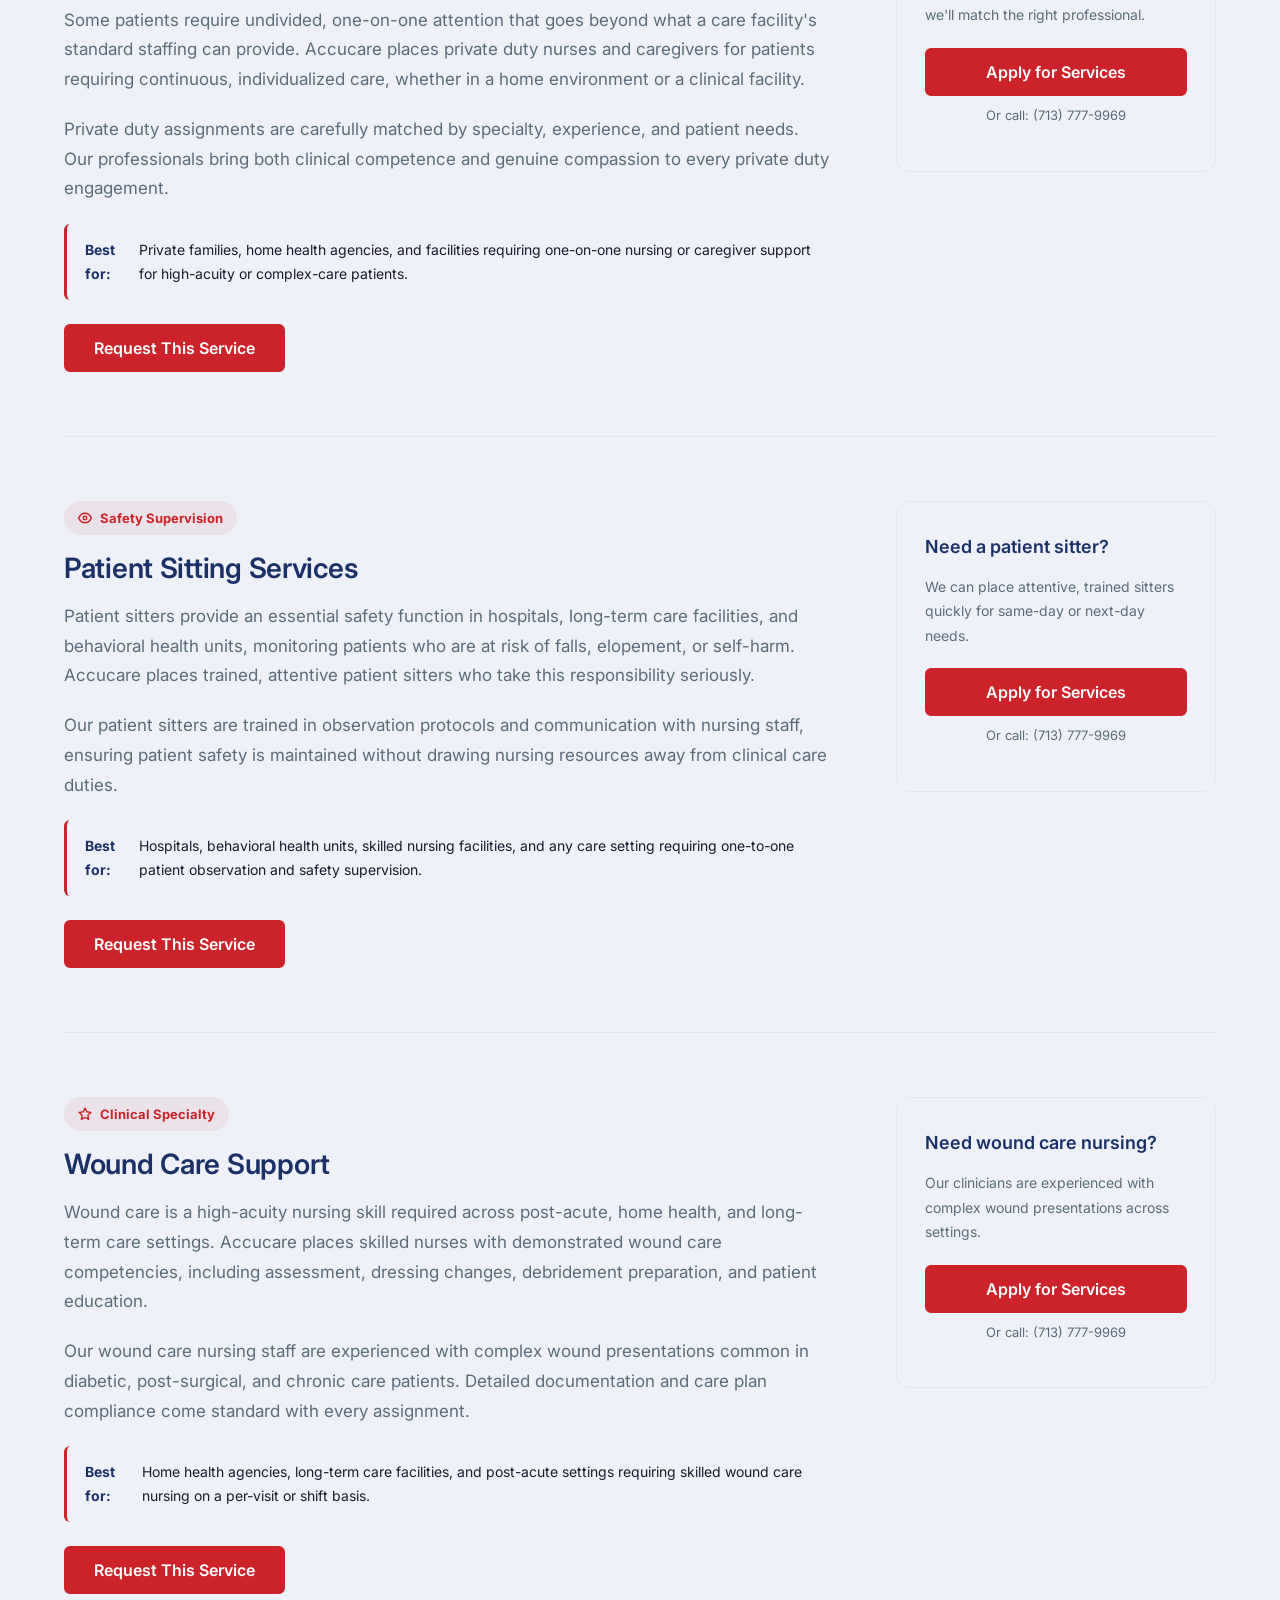
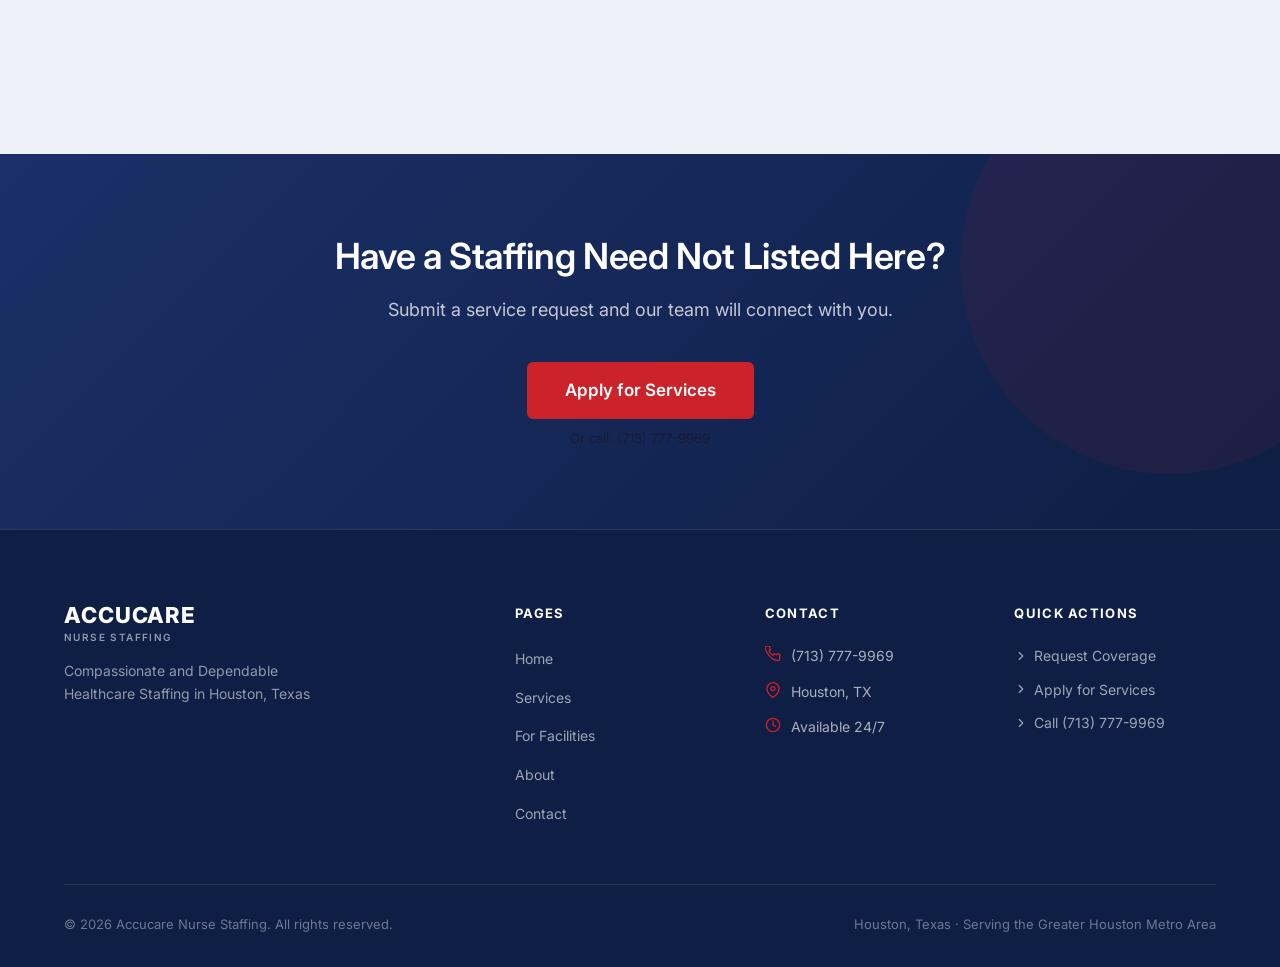
<file: services.html>
<!DOCTYPE html>
<html lang="en">
<head>
  <meta charset="UTF-8" />
  <meta name="viewport" content="width=device-width, initial-scale=1.0" />
  <title>Nurse Staffing Services in Houston, TX | Accucare Nurse Staffing</title>
  <meta name="description" content="Accucare Nurse Staffing offers RN, LVN, and CNA staffing services in Houston including hospice crisis care, on-call coverage, private duty care, patient sitting, and wound care support." />

  <!-- Favicon -->
  <link rel="icon" type="image/svg+xml" href="data:image/svg+xml,<svg xmlns='http://www.w3.org/2000/svg' viewBox='0 0 32 32'><rect width='32' height='32' rx='6' fill='%230E7C7B'/><rect x='13' y='5' width='6' height='22' rx='2' fill='white'/><rect x='5' y='13' width='22' height='6' rx='2' fill='white'/></svg>" />

  <!-- Google Fonts -->
  <link rel="preconnect" href="https://fonts.googleapis.com" />
  <link rel="preconnect" href="https://fonts.gstatic.com" crossorigin />
  <link href="https://fonts.googleapis.com/css2?family=Inter:wght@400;600;700&family=DM+Serif+Display:ital@0;1&display=swap" rel="stylesheet" />

  <link rel="stylesheet" href="css/styles.css" />

  <!-- Google Analytics: insert GA4 tag here -->
</head>
<body>

  <a class="skip-link" href="#main-content">Skip to main content</a>

  <!-- NAVIGATION -->
  <header>
    <nav class="nav" aria-label="Main navigation">
      <div class="container">
        <div class="nav__inner">
          <a href="index.html" class="nav__logo" aria-label="Accucare Nurse Staffing Home">
            <img src="brandTheme/AccuCare logo.PNG" alt="Accucare Nurse Staffing" class="nav__logo-img"></span>
          </a>
          <ul class="nav__links" role="list">
            <li><a href="index.html" class="nav__link">Home</a></li>
            <li><a href="services.html" class="nav__link nav__link--active">Services</a></li>
            <li><a href="for-facilities.html" class="nav__link">For Facilities</a></li>
            <li><a href="about.html" class="nav__link">About</a></li>
            <li><a href="contact.html" class="nav__link">Contact</a></li>
          </ul>
          <a href="tel:7137779969" class="nav__phone" aria-label="Call Accucare at (713) 777-9969">
            <svg viewBox="0 0 24 24" fill="none" stroke="currentColor" stroke-width="2" stroke-linecap="round" stroke-linejoin="round" aria-hidden="true"><path d="M22 16.92v3a2 2 0 01-2.18 2 19.79 19.79 0 01-8.63-3.07A19.5 19.5 0 013.07 9.82 19.79 19.79 0 01.07 1.18 2 2 0 012.07 0h3a2 2 0 012 1.72c.127.96.361 1.903.7 2.81a2 2 0 01-.45 2.11L6.09 7.91a16 16 0 006 6l1.27-1.27a2 2 0 012.11-.45c.907.339 1.85.573 2.81.7A2 2 0 0122 14.92v2z"/></svg>
            (713) 777-9969
          </a>
          <button class="nav__hamburger" aria-label="Open navigation menu" aria-expanded="false" aria-controls="mobile-menu">
            <span></span><span></span><span></span>
          </button>
        </div>
      </div>
      <div class="nav__mobile" id="mobile-menu" role="navigation" aria-label="Mobile navigation">
        <a href="index.html" class="nav__link">Home</a>
        <a href="services.html" class="nav__link">Services</a>
        <a href="for-facilities.html" class="nav__link">For Facilities</a>
        <a href="about.html" class="nav__link">About</a>
        <a href="contact.html" class="nav__link">Contact</a>
        <a href="tel:7137779969" class="nav__phone"><svg viewBox="0 0 24 24" fill="none" stroke="currentColor" stroke-width="2" stroke-linecap="round" stroke-linejoin="round" aria-hidden="true"><path d="M22 16.92v3a2 2 0 01-2.18 2 19.79 19.79 0 01-8.63-3.07A19.5 19.5 0 013.07 9.82 19.79 19.79 0 01.07 1.18 2 2 0 012.07 0h3a2 2 0 012 1.72c.127.96.361 1.903.7 2.81a2 2 0 01-.45 2.11L6.09 7.91a16 16 0 006 6l1.27-1.27a2 2 0 012.11-.45c.907.339 1.85.573 2.81.7A2 2 0 0122 14.92v2z"/></svg>(713) 777-9969</a>
      </div>
    </nav>
  </header>

  <main id="main-content">

    <!-- Breadcrumb -->
    <div class="breadcrumb">
      <div class="container">
        <ol class="breadcrumb__list" aria-label="Breadcrumb">
          <li><a href="index.html">Home</a></li>
          <li class="breadcrumb__sep" aria-hidden="true">/</li>
          <li aria-current="page">Services</li>
        </ol>
      </div>
    </div>

    <!-- Page Hero -->
    <section class="page-hero" aria-labelledby="page-title">
      <div class="container">
        <span class="page-hero__eyebrow">What We Offer</span>
        <h1 id="page-title">Nurse Staffing Services in Houston, TX</h1>
        <p>From hospice crisis care to skilled wound care nursing, Accucare delivers fully vetted, licensed professionals for every care setting across the Houston metro area, 24 hours a day, 7 days a week.</p>
      </div>
    </section>

    <!-- Services Detail -->
    <section class="section" aria-label="Service details">
      <div class="container">

        <!-- 1. RN & LVN -->
        <article class="service-detail" id="rn-lvn-nursing" aria-labelledby="service-1-title">
          <div class="service-detail__inner">
            <div>
              <span class="service-detail__badge">
                <svg width="14" height="14" viewBox="0 0 24 24" fill="none" stroke="currentColor" stroke-width="2.5" stroke-linecap="round" stroke-linejoin="round" aria-hidden="true"><path d="M22 12h-4l-3 9L9 3l-3 9H2"/></svg>
                Skilled Nursing
              </span>
              <h2 id="service-1-title">RN &amp; LVN Skilled Nursing</h2>
              <p>Accucare provides licensed Registered Nurses and Licensed Vocational Nurses for hospital floors, hospice organizations, and home health agencies throughout Houston. Each clinician is credentialed, background-checked, and matched to your specific assignment needs.</p>
              <p>Whether you need a single shift covered or ongoing supplemental staffing, our skilled nursing professionals are ready to integrate seamlessly into your care environment with minimal onboarding friction.</p>
              <div class="service-detail__best">
                <strong>Best for:&nbsp;</strong> Hospitals, hospice agencies, home health organizations, and post-acute facilities requiring licensed nursing coverage on short notice.
              </div>
              <a href="for-facilities.html" class="btn btn--primary">Request This Service</a>
            </div>
            <aside class="service-detail__sidebar" aria-label="Quick contact">
              <h4>Need RN or LVN coverage now?</h4>
              <p>Submit a service request and our team will connect with you quickly.</p>
              <a href="#" class="btn btn--primary js-lead-modal" style="width: 100%; justify-content: center; margin-bottom: 8px;">Apply for Services</a>
              <p style="text-align: center; font-size: 13px; color: var(--text-light); margin: 0 0 12px;">Or call: <a href="tel:7137779969" style="color: var(--text-light);">(713) 777-9969</a></p>
            </aside>
          </div>
        </article>

        <!-- 2. CNA / Caregiver -->
        <article class="service-detail" id="cna-caregiver" aria-labelledby="service-2-title">
          <div class="service-detail__inner">
            <div>
              <span class="service-detail__badge">
                <svg width="14" height="14" viewBox="0 0 24 24" fill="none" stroke="currentColor" stroke-width="2.5" stroke-linecap="round" stroke-linejoin="round" aria-hidden="true"><path d="M17 21v-2a4 4 0 00-4-4H5a4 4 0 00-4 4v2"/><circle cx="9" cy="7" r="4"/><path d="M23 21v-2a4 4 0 00-3-3.87"/><path d="M16 3.13a4 4 0 010 7.75"/></svg>
                Paraprofessional Care
              </span>
              <h2 id="service-2-title">CNA &amp; Caregiver Support</h2>
              <p>Certified Nursing Assistants and trained caregivers are the backbone of direct patient care. Accucare places credentialed CNAs and screened caregivers with long-term care facilities, home health agencies, and hospitals across the Houston area.</p>
              <p>All CNA and caregiver placements are verified for certification status, background, TB clearance, and CPR credentials before they ever step into your facility or a patient's home.</p>
              <div class="service-detail__best">
                <strong>Best for:&nbsp;</strong> Skilled nursing facilities, assisted living, home health agencies, and hospitals requiring patient-assistance and activities-of-daily-living (ADL) support.
              </div>
              <a href="for-facilities.html" class="btn btn--primary">Request This Service</a>
            </div>
            <aside class="service-detail__sidebar" aria-label="Quick contact">
              <h4>Need CNA or caregiver support?</h4>
              <p>We maintain a pool of verified CNAs and caregivers available on short notice across Houston.</p>
              <a href="#" class="btn btn--primary js-lead-modal" style="width: 100%; justify-content: center; margin-bottom: 8px;">Apply for Services</a>
              <p style="text-align: center; font-size: 13px; color: var(--text-light); margin: 0 0 12px;">Or call: <a href="tel:7137779969" style="color: var(--text-light);">(713) 777-9969</a></p>
            </aside>
          </div>
        </article>

        <!-- 3. Hospice Crisis Care -->
        <article class="service-detail" id="hospice-crisis-care" aria-labelledby="service-3-title">
          <div class="service-detail__inner">
            <div>
              <span class="service-detail__badge">
                <svg width="14" height="14" viewBox="0 0 24 24" fill="none" stroke="currentColor" stroke-width="2.5" stroke-linecap="round" stroke-linejoin="round" aria-hidden="true"><path d="M20.84 4.61a5.5 5.5 0 00-7.78 0L12 5.67l-1.06-1.06a5.5 5.5 0 00-7.78 7.78l1.06 1.06L12 21.23l7.78-7.78 1.06-1.06a5.5 5.5 0 000-7.78z"/></svg>
                Hospice Specialty
              </span>
              <h2 id="service-3-title">Hospice Crisis Care Staffing</h2>
              <p>When a hospice patient enters a period of acute medical crisis, continuous care (CC) nursing is required and must be deployed within hours. Accucare specializes in hospice crisis care staffing, maintaining an on-call pool of RNs and LVNs experienced in palliative and end-of-life care settings.</p>
              <p>We understand the sensitivity and urgency of these situations. Our clinicians approach each continuous care case with clinical precision and deep compassion, supporting both patients and families through the most difficult moments.</p>
              <div class="service-detail__best">
                <strong>Best for:&nbsp;</strong> Hospice organizations needing rapid deployment of continuous care nursing for patients in medical crisis, including overnight and weekend coverage.
              </div>
              <a href="for-facilities.html" class="btn btn--primary">Request This Service</a>
            </div>
            <aside class="service-detail__sidebar" aria-label="Quick contact">
              <h4>Hospice crisis? Request coverage now</h4>
              <p>Submit a service request for continuous care coverage. We respond 24/7.</p>
              <a href="#" class="btn btn--primary js-lead-modal" style="width: 100%; justify-content: center; margin-bottom: 8px;">Apply for Services</a>
              <p style="text-align: center; font-size: 13px; color: var(--text-light); margin: 0 0 12px;">Or call: <a href="tel:7137779969" style="color: var(--text-light);">(713) 777-9969</a></p>
            </aside>
          </div>
        </article>

        <!-- 4. On-Call & After-Hours -->
        <article class="service-detail" id="on-call-coverage" aria-labelledby="service-4-title">
          <div class="service-detail__inner">
            <div>
              <span class="service-detail__badge">
                <svg width="14" height="14" viewBox="0 0 24 24" fill="none" stroke="currentColor" stroke-width="2.5" stroke-linecap="round" stroke-linejoin="round" aria-hidden="true"><circle cx="12" cy="12" r="10"/><polyline points="12 6 12 12 16 14"/></svg>
                Available 24/7
              </span>
              <h2 id="service-4-title">On-Call &amp; After-Hours Coverage</h2>
              <p>Most staffing agencies shut down at 5 PM. Accucare stays on. When your 10 PM shift falls through or you need a nurse at 2 AM on a Sunday, we answer the phone. Our on-call coverage model is built specifically for the reality of healthcare, which never stops.</p>
              <p>Evening, overnight, weekend, and holiday staffing are not exceptions. They are a core part of our model. Facilities and agencies that work with us know they always have a reliable, responsive partner regardless of the hour.</p>
              <div class="service-detail__best">
                <strong>Best for:&nbsp;</strong> Any healthcare facility or agency needing after-hours, overnight, weekend, or holiday nursing and caregiver coverage on short notice.
              </div>
              <a href="for-facilities.html" class="btn btn--primary">Request This Service</a>
            </div>
            <aside class="service-detail__sidebar" aria-label="Quick contact">
              <h4>After-hours staffing need?</h4>
              <p>Submit a request online and we'll respond fast, day or night.</p>
              <a href="#" class="btn btn--primary js-lead-modal" style="width: 100%; justify-content: center; margin-bottom: 8px;">Apply for Services</a>
              <p style="text-align: center; font-size: 13px; color: var(--text-light); margin: 0 0 12px;">Or call: <a href="tel:7137779969" style="color: var(--text-light);">(713) 777-9969</a></p>
            </aside>
          </div>
        </article>

        <!-- 5. Private Duty Care -->
        <article class="service-detail" id="private-duty" aria-labelledby="service-5-title">
          <div class="service-detail__inner">
            <div>
              <span class="service-detail__badge">
                <svg width="14" height="14" viewBox="0 0 24 24" fill="none" stroke="currentColor" stroke-width="2.5" stroke-linecap="round" stroke-linejoin="round" aria-hidden="true"><path d="M20 21v-2a4 4 0 00-4-4H8a4 4 0 00-4 4v2"/><circle cx="12" cy="7" r="4"/></svg>
                One-on-One Care
              </span>
              <h2 id="service-5-title">Private Duty Care</h2>
              <p>Some patients require undivided, one-on-one attention that goes beyond what a care facility's standard staffing can provide. Accucare places private duty nurses and caregivers for patients requiring continuous, individualized care, whether in a home environment or a clinical facility.</p>
              <p>Private duty assignments are carefully matched by specialty, experience, and patient needs. Our professionals bring both clinical competence and genuine compassion to every private duty engagement.</p>
              <div class="service-detail__best">
                <strong>Best for:&nbsp;</strong> Private families, home health agencies, and facilities requiring one-on-one nursing or caregiver support for high-acuity or complex-care patients.
              </div>
              <a href="for-facilities.html" class="btn btn--primary">Request This Service</a>
            </div>
            <aside class="service-detail__sidebar" aria-label="Quick contact">
              <h4>Need private duty care?</h4>
              <p>Tell us about the patient's needs and we'll match the right professional.</p>
              <a href="#" class="btn btn--primary js-lead-modal" style="width: 100%; justify-content: center; margin-bottom: 8px;">Apply for Services</a>
              <p style="text-align: center; font-size: 13px; color: var(--text-light); margin: 0 0 12px;">Or call: <a href="tel:7137779969" style="color: var(--text-light);">(713) 777-9969</a></p>
            </aside>
          </div>
        </article>

        <!-- 6. Patient Sitting -->
        <article class="service-detail" id="patient-sitting" aria-labelledby="service-6-title">
          <div class="service-detail__inner">
            <div>
              <span class="service-detail__badge">
                <svg width="14" height="14" viewBox="0 0 24 24" fill="none" stroke="currentColor" stroke-width="2.5" stroke-linecap="round" stroke-linejoin="round" aria-hidden="true"><path d="M1 12s4-8 11-8 11 8 11 8-4 8-11 8-11-8-11-8z"/><circle cx="12" cy="12" r="3"/></svg>
                Safety Supervision
              </span>
              <h2 id="service-6-title">Patient Sitting Services</h2>
              <p>Patient sitters provide an essential safety function in hospitals, long-term care facilities, and behavioral health units, monitoring patients who are at risk of falls, elopement, or self-harm. Accucare places trained, attentive patient sitters who take this responsibility seriously.</p>
              <p>Our patient sitters are trained in observation protocols and communication with nursing staff, ensuring patient safety is maintained without drawing nursing resources away from clinical care duties.</p>
              <div class="service-detail__best">
                <strong>Best for:&nbsp;</strong> Hospitals, behavioral health units, skilled nursing facilities, and any care setting requiring one-to-one patient observation and safety supervision.
              </div>
              <a href="for-facilities.html" class="btn btn--primary">Request This Service</a>
            </div>
            <aside class="service-detail__sidebar" aria-label="Quick contact">
              <h4>Need a patient sitter?</h4>
              <p>We can place attentive, trained sitters quickly for same-day or next-day needs.</p>
              <a href="#" class="btn btn--primary js-lead-modal" style="width: 100%; justify-content: center; margin-bottom: 8px;">Apply for Services</a>
              <p style="text-align: center; font-size: 13px; color: var(--text-light); margin: 0 0 12px;">Or call: <a href="tel:7137779969" style="color: var(--text-light);">(713) 777-9969</a></p>
            </aside>
          </div>
        </article>

        <!-- 7. Wound Care -->
        <article class="service-detail" id="wound-care" aria-labelledby="service-7-title">
          <div class="service-detail__inner">
            <div>
              <span class="service-detail__badge">
                <svg width="14" height="14" viewBox="0 0 24 24" fill="none" stroke="currentColor" stroke-width="2.5" stroke-linecap="round" stroke-linejoin="round" aria-hidden="true"><path d="M12 2l3.09 6.26L22 9.27l-5 4.87 1.18 6.88L12 17.77l-6.18 3.25L7 14.14 2 9.27l6.91-1.01L12 2z"/></svg>
                Clinical Specialty
              </span>
              <h2 id="service-7-title">Wound Care Support</h2>
              <p>Wound care is a high-acuity nursing skill required across post-acute, home health, and long-term care settings. Accucare places skilled nurses with demonstrated wound care competencies, including assessment, dressing changes, debridement preparation, and patient education.</p>
              <p>Our wound care nursing staff are experienced with complex wound presentations common in diabetic, post-surgical, and chronic care patients. Detailed documentation and care plan compliance come standard with every assignment.</p>
              <div class="service-detail__best">
                <strong>Best for:&nbsp;</strong> Home health agencies, long-term care facilities, and post-acute settings requiring skilled wound care nursing on a per-visit or shift basis.
              </div>
              <a href="for-facilities.html" class="btn btn--primary">Request This Service</a>
            </div>
            <aside class="service-detail__sidebar" aria-label="Quick contact">
              <h4>Need wound care nursing?</h4>
              <p>Our clinicians are experienced with complex wound presentations across settings.</p>
              <a href="#" class="btn btn--primary js-lead-modal" style="width: 100%; justify-content: center; margin-bottom: 8px;">Apply for Services</a>
              <p style="text-align: center; font-size: 13px; color: var(--text-light); margin: 0 0 12px;">Or call: <a href="tel:7137779969" style="color: var(--text-light);">(713) 777-9969</a></p>
            </aside>
          </div>
        </article>

      </div>
    </section>

    <!-- Closing CTA -->
    <section class="cta-banner" aria-labelledby="services-cta-heading">
      <div class="container">
        <h2 id="services-cta-heading">Have a Staffing Need Not Listed Here?</h2>
        <p>Submit a service request and our team will connect with you.</p>
        <div class="cta-banner__actions">
          <div style="display: flex; flex-direction: column; align-items: center; gap: 8px;">
            <a href="#" class="btn btn--primary btn--lg js-lead-modal">Apply for Services</a>
            <span style="font-size: 13px; opacity: 0.75;">Or call: <a href="tel:7137779969" style="color: inherit;">(713) 777-9969</a></span>
          </div>
        </div>
      </div>
    </section>

  </main>

  <!-- FOOTER -->
  <footer class="footer" role="contentinfo">
    <div class="container">
      <div class="footer__main">
        <div class="footer__brand">
          <a href="index.html" class="nav__logo" aria-label="Accucare Nurse Staffing Home">
            <span class="footer__logo-wordmark">ACCUCARE<span>NURSE STAFFING</span></span></span>
          </a>
          <p class="footer__tagline">Compassionate and Dependable Healthcare Staffing in Houston, Texas</p>
        </div>
        <nav aria-label="Footer navigation">
          <div class="footer__col-title">Pages</div>
          <ul class="footer__nav" role="list">
            <li><a href="index.html">Home</a></li>
            <li><a href="services.html">Services</a></li>
            <li><a href="for-facilities.html">For Facilities</a></li>
            <li><a href="about.html">About</a></li>
            <li><a href="contact.html">Contact</a></li>
          </ul>
        </nav>
        <div>
          <div class="footer__col-title">Contact</div>
          <div class="footer__contact-item"><svg viewBox="0 0 24 24" fill="none" stroke="currentColor" stroke-width="2" stroke-linecap="round" stroke-linejoin="round" aria-hidden="true"><path d="M22 16.92v3a2 2 0 01-2.18 2 19.79 19.79 0 01-8.63-3.07A19.5 19.5 0 013.07 9.82 19.79 19.79 0 01.07 1.18 2 2 0 012.07 0h3a2 2 0 012 1.72c.127.96.361 1.903.7 2.81a2 2 0 01-.45 2.11L6.09 7.91a16 16 0 006 6l1.27-1.27a2 2 0 012.11-.45c.907.339 1.85.573 2.81.7A2 2 0 0122 14.92v2z"/></svg><a href="tel:7137779969">(713) 777-9969</a></div>
          <div class="footer__contact-item"><svg viewBox="0 0 24 24" fill="none" stroke="currentColor" stroke-width="2" stroke-linecap="round" stroke-linejoin="round" aria-hidden="true"><path d="M21 10c0 7-9 13-9 13s-9-6-9-13a9 9 0 0118 0z"/><circle cx="12" cy="10" r="3"/></svg>Houston, TX</div>
          <div class="footer__contact-item"><svg viewBox="0 0 24 24" fill="none" stroke="currentColor" stroke-width="2" stroke-linecap="round" stroke-linejoin="round" aria-hidden="true"><circle cx="12" cy="12" r="10"/><polyline points="12 6 12 12 16 14"/></svg>Available 24/7</div>
        </div>
        <div>
          <div class="footer__col-title">Quick Actions</div>
          <div class="footer__quick-links">
            <a href="for-facilities.html"><svg viewBox="0 0 24 24" fill="none" stroke="currentColor" stroke-width="2" stroke-linecap="round" stroke-linejoin="round" aria-hidden="true"><polyline points="9 18 15 12 9 6"/></svg>Request Coverage</a>
            <a href="#" class="js-lead-modal"><svg viewBox="0 0 24 24" fill="none" stroke="currentColor" stroke-width="2" stroke-linecap="round" stroke-linejoin="round" aria-hidden="true"><polyline points="9 18 15 12 9 6"/></svg>Apply for Services</a>
            <a href="tel:7137779969"><svg viewBox="0 0 24 24" fill="none" stroke="currentColor" stroke-width="2" stroke-linecap="round" stroke-linejoin="round" aria-hidden="true"><polyline points="9 18 15 12 9 6"/></svg>Call (713) 777-9969</a>
          </div>
        </div>
      </div>
      <div class="footer__bottom">
        <p class="footer__copy">&copy; 2026 Accucare Nurse Staffing. All rights reserved.</p>
        <p class="footer__copy">Houston, Texas &middot; Serving the Greater Houston Metro Area</p>
      </div>
    </div>
  </footer>

  <script src="js/main.js"></script>
</body>
</html>
</file>
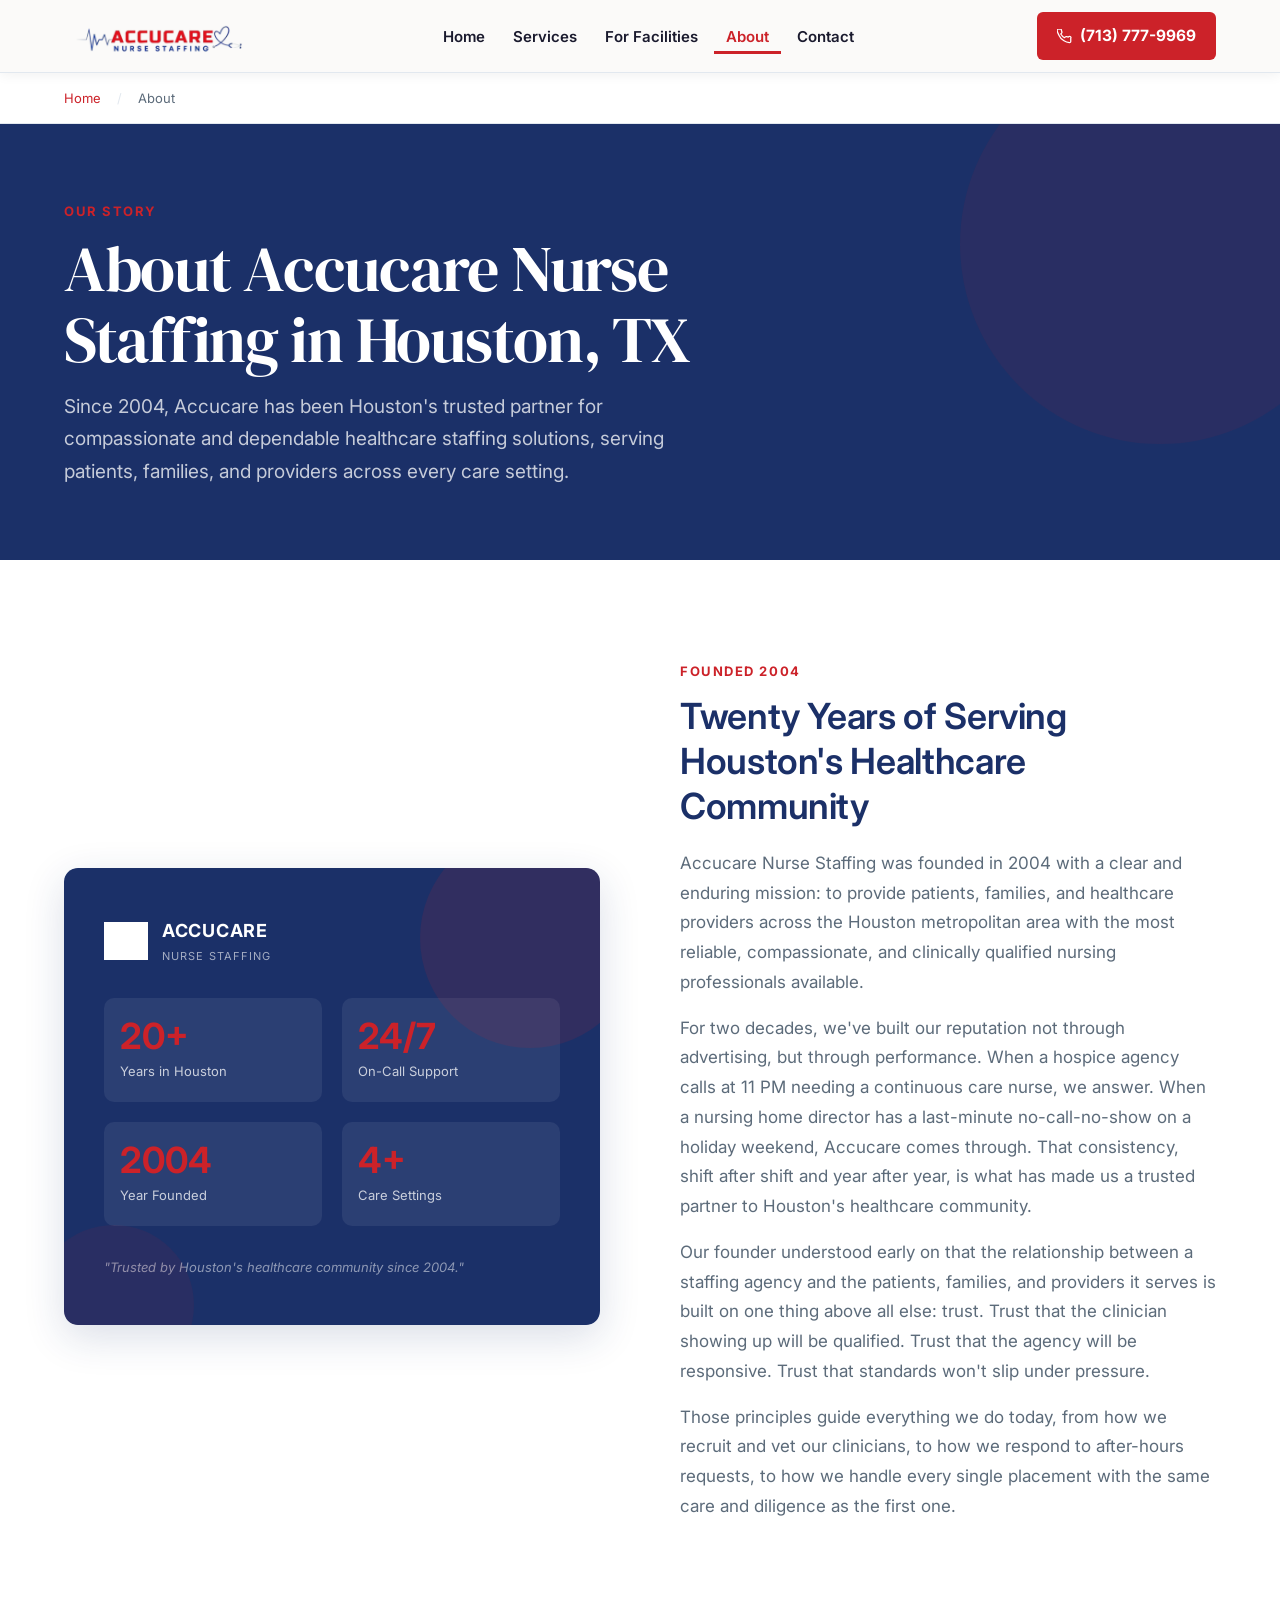
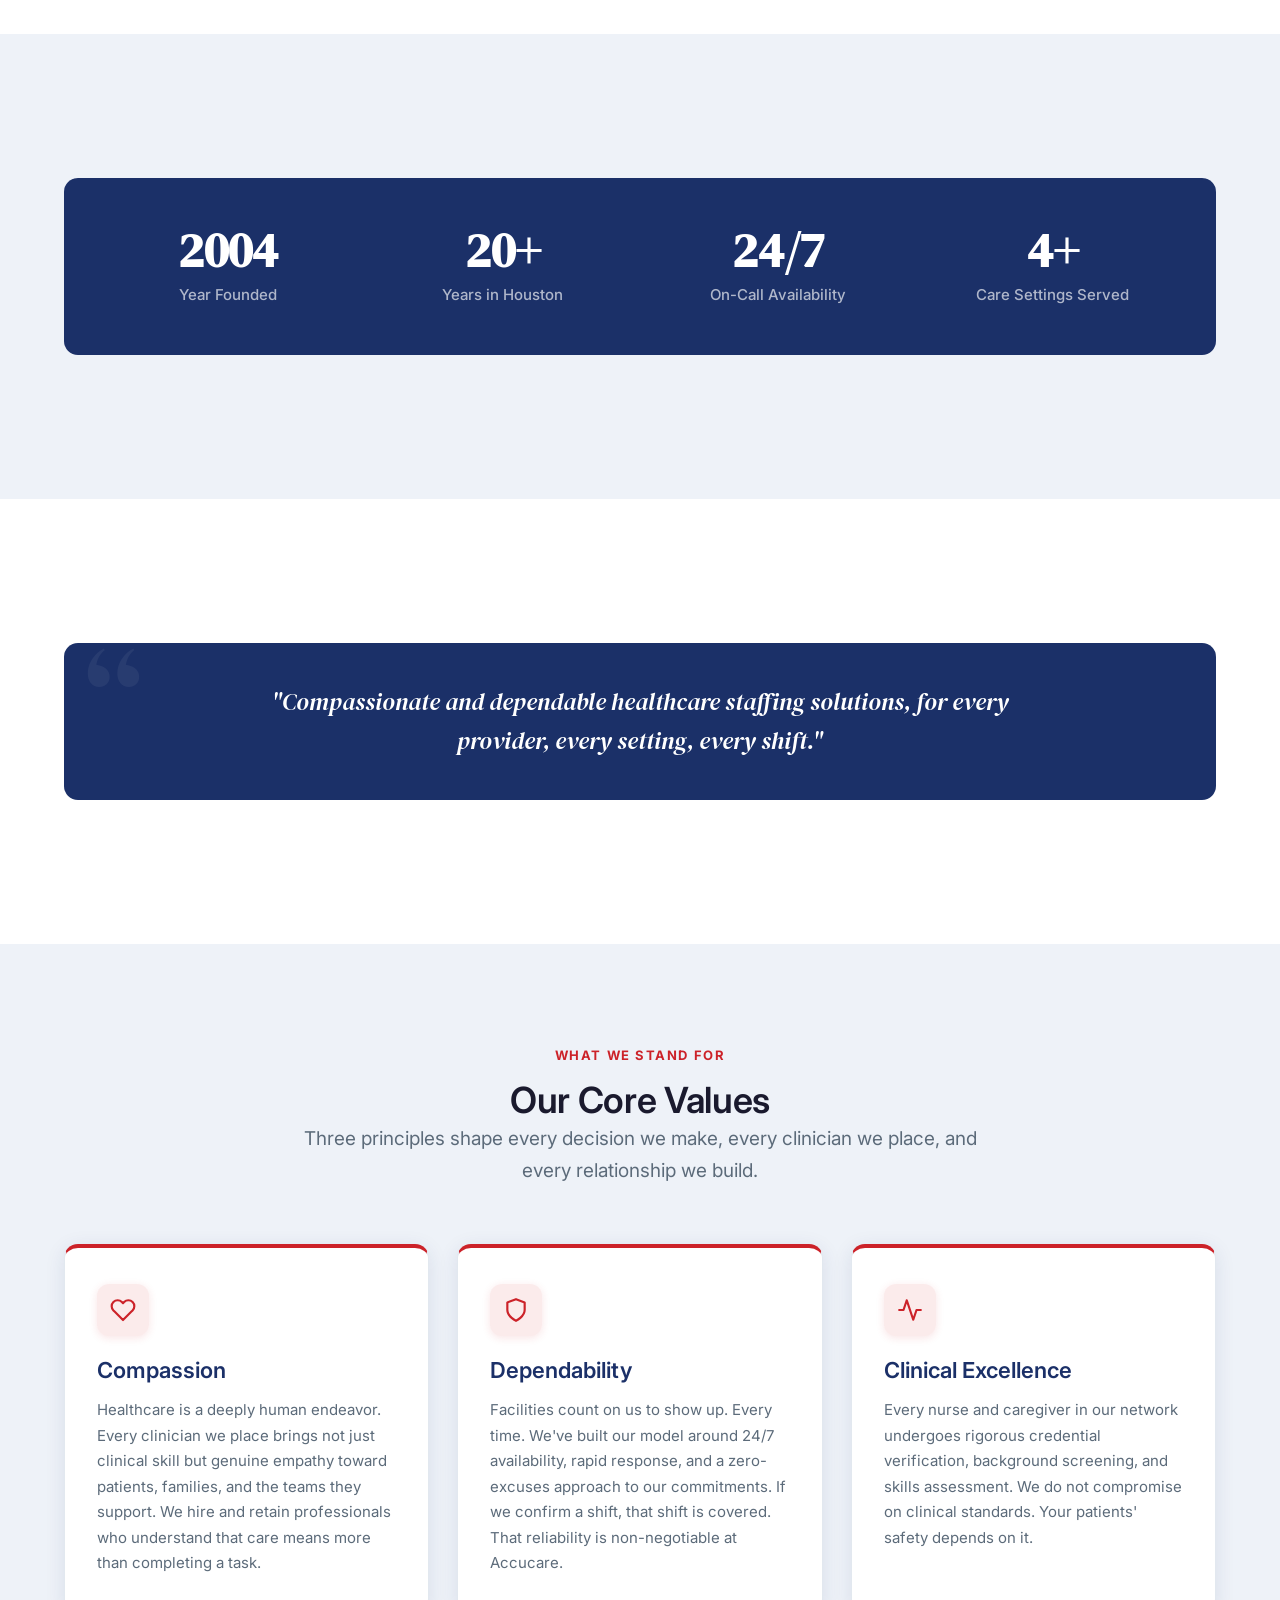
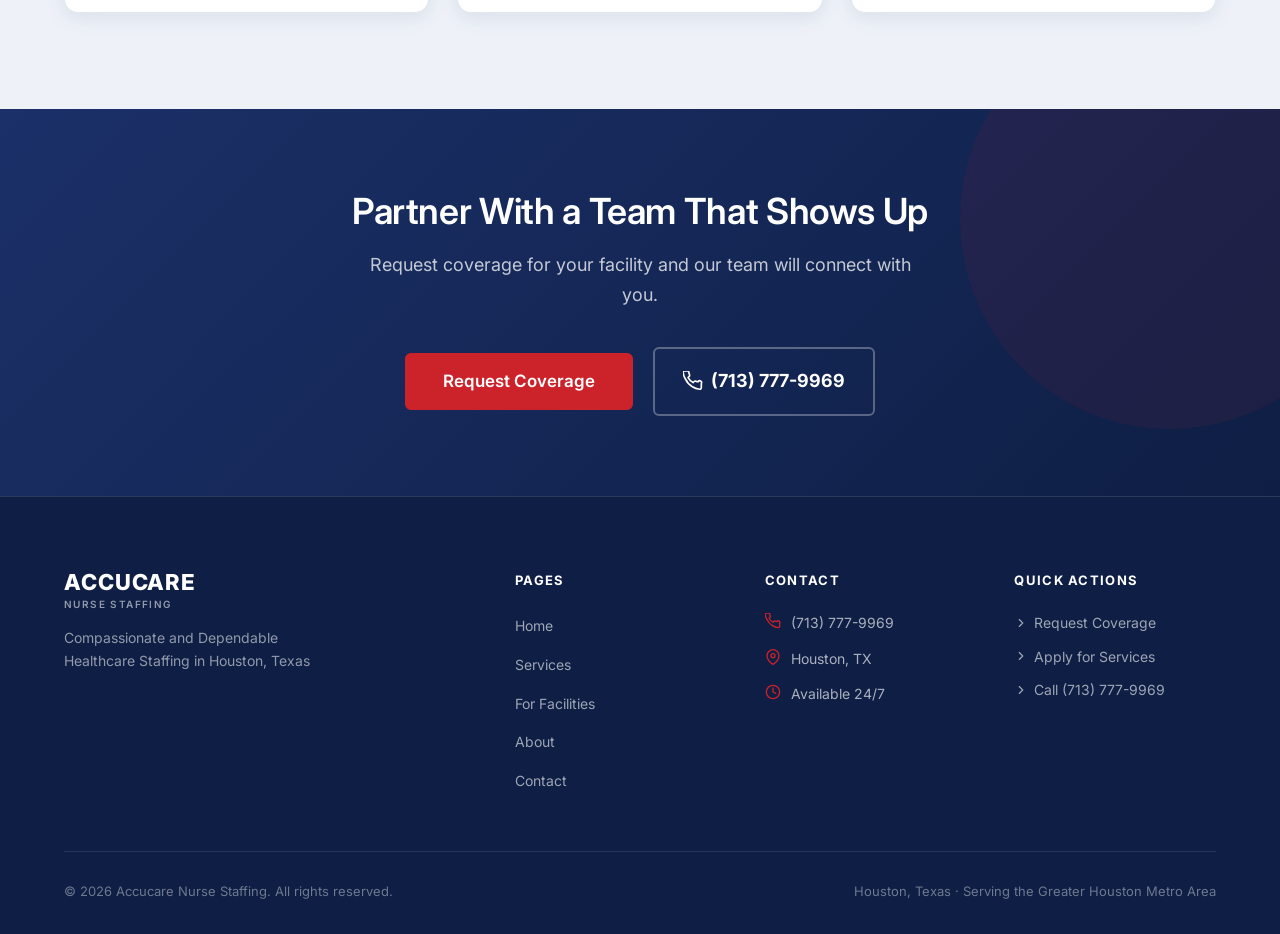
<file: accucare/about.html>
<!DOCTYPE html>
<html lang="en">
<head>
  <meta charset="UTF-8" />
  <meta name="viewport" content="width=device-width, initial-scale=1.0" />
  <title>About Accucare Nurse Staffing in Houston, TX | 20 Years of Trusted Care</title>
  <meta name="description" content="Learn about Accucare Nurse Staffing, a Houston-based agency founded in 2004. Our mission is compassionate and dependable healthcare staffing solutions for every provider, every setting, every shift." />

  <!-- Favicon -->
  <link rel="icon" type="image/svg+xml" href="data:image/svg+xml,<svg xmlns='http://www.w3.org/2000/svg' viewBox='0 0 32 32'><rect width='32' height='32' rx='6' fill='%230E7C7B'/><rect x='13' y='5' width='6' height='22' rx='2' fill='white'/><rect x='5' y='13' width='22' height='6' rx='2' fill='white'/></svg>" />

  <link rel="preconnect" href="https://fonts.googleapis.com" />
  <link rel="preconnect" href="https://fonts.gstatic.com" crossorigin />
  <link href="https://fonts.googleapis.com/css2?family=Inter:wght@400;600;700&family=DM+Serif+Display:ital@0;1&display=swap" rel="stylesheet" />
  <link rel="stylesheet" href="css/styles.css" />

  <!-- Google Analytics: insert GA4 tag here -->
</head>
<body>

  <a class="skip-link" href="#main-content">Skip to main content</a>

  <!-- NAVIGATION -->
  <header>
    <nav class="nav" aria-label="Main navigation">
      <div class="container">
        <div class="nav__inner">
          <a href="index.html" class="nav__logo" aria-label="Accucare Nurse Staffing Home">
            <img src="brandTheme/AccuCare logo.PNG" alt="Accucare Nurse Staffing" class="nav__logo-img"></span>
          </a>
          <ul class="nav__links" role="list">
            <li><a href="index.html" class="nav__link">Home</a></li>
            <li><a href="services.html" class="nav__link">Services</a></li>
            <li><a href="for-facilities.html" class="nav__link">For Facilities</a></li>
            <li><a href="about.html" class="nav__link nav__link--active">About</a></li>
            <li><a href="contact.html" class="nav__link">Contact</a></li>
          </ul>
          <a href="tel:7137779969" class="nav__phone" aria-label="Call Accucare at (713) 777-9969">
            <svg viewBox="0 0 24 24" fill="none" stroke="currentColor" stroke-width="2" stroke-linecap="round" stroke-linejoin="round" aria-hidden="true"><path d="M22 16.92v3a2 2 0 01-2.18 2 19.79 19.79 0 01-8.63-3.07A19.5 19.5 0 013.07 9.82 19.79 19.79 0 01.07 1.18 2 2 0 012.07 0h3a2 2 0 012 1.72c.127.96.361 1.903.7 2.81a2 2 0 01-.45 2.11L6.09 7.91a16 16 0 006 6l1.27-1.27a2 2 0 012.11-.45c.907.339 1.85.573 2.81.7A2 2 0 0122 14.92v2z"/></svg>
            (713) 777-9969
          </a>
          <button class="nav__hamburger" aria-label="Open navigation menu" aria-expanded="false" aria-controls="mobile-menu">
            <span></span><span></span><span></span>
          </button>
        </div>
      </div>
      <div class="nav__mobile" id="mobile-menu" role="navigation" aria-label="Mobile navigation">
        <a href="index.html" class="nav__link">Home</a>
        <a href="services.html" class="nav__link">Services</a>
        <a href="for-facilities.html" class="nav__link">For Facilities</a>
        <a href="about.html" class="nav__link">About</a>
        <a href="contact.html" class="nav__link">Contact</a>
        <a href="tel:7137779969" class="nav__phone"><svg viewBox="0 0 24 24" fill="none" stroke="currentColor" stroke-width="2" stroke-linecap="round" stroke-linejoin="round" aria-hidden="true"><path d="M22 16.92v3a2 2 0 01-2.18 2 19.79 19.79 0 01-8.63-3.07A19.5 19.5 0 013.07 9.82 19.79 19.79 0 01.07 1.18 2 2 0 012.07 0h3a2 2 0 012 1.72c.127.96.361 1.903.7 2.81a2 2 0 01-.45 2.11L6.09 7.91a16 16 0 006 6l1.27-1.27a2 2 0 012.11-.45c.907.339 1.85.573 2.81.7A2 2 0 0122 14.92v2z"/></svg>(713) 777-9969</a>
      </div>
    </nav>
  </header>

  <main id="main-content">

    <!-- Breadcrumb -->
    <div class="breadcrumb">
      <div class="container">
        <ol class="breadcrumb__list" aria-label="Breadcrumb">
          <li><a href="index.html">Home</a></li>
          <li class="breadcrumb__sep" aria-hidden="true">/</li>
          <li aria-current="page">About</li>
        </ol>
      </div>
    </div>

    <!-- Page Hero -->
    <section class="page-hero" aria-labelledby="page-title">
      <div class="container">
        <span class="page-hero__eyebrow">Our Story</span>
        <h1 id="page-title">About Accucare Nurse Staffing in Houston, TX</h1>
        <p>Since 2004, Accucare has been Houston's trusted partner for compassionate and dependable healthcare staffing solutions, serving patients, families, and providers across every care setting.</p>
      </div>
    </section>

    <!-- Our Story -->
    <section class="section section--alt" aria-labelledby="story-heading">
      <div class="container">
        <div class="story-grid">
          <div class="story-grid__image">
            <div style="
              background: var(--navy);
              border-radius: 12px;
              padding: 48px 40px;
              display: flex;
              flex-direction: column;
              justify-content: center;
              gap: 32px;
              min-height: 420px;
              position: relative;
              overflow: hidden;
            ">
              <!-- Background accent shape -->
              <div aria-hidden="true" style="
                position: absolute;
                top: -40px; right: -40px;
                width: 220px; height: 220px;
                background: var(--teal);
                opacity: 0.12;
                border-radius: 50%;
              "></div>
              <div aria-hidden="true" style="
                position: absolute;
                bottom: -60px; left: -30px;
                width: 160px; height: 160px;
                background: var(--teal);
                opacity: 0.08;
                border-radius: 50%;
              "></div>

              <!-- Brand mark -->
              <div style="display: flex; align-items: center; gap: 14px;">
                <img src="brandTheme/Heart.PNG" alt="" aria-hidden="true" style="width: 44px; height: 44px; object-fit: contain; filter: brightness(0) invert(1);" />
                <div>
                  <div style="color: #fff; font-weight: 700; font-size: 18px; letter-spacing: 0.04em;">ACCUCARE</div>
                  <div style="color: rgba(255,255,255,0.6); font-size: 11px; letter-spacing: 0.1em; text-transform: uppercase;">Nurse Staffing</div>
                </div>
              </div>

              <!-- Stats -->
              <div style="display: grid; grid-template-columns: 1fr 1fr; gap: 20px;">
                <div style="background: rgba(255,255,255,0.07); border-radius: 10px; padding: 20px 16px;">
                  <div style="color: var(--teal); font-size: 36px; font-weight: 700; line-height: 1;">20+</div>
                  <div style="color: rgba(255,255,255,0.75); font-size: 13px; margin-top: 6px;">Years in Houston</div>
                </div>
                <div style="background: rgba(255,255,255,0.07); border-radius: 10px; padding: 20px 16px;">
                  <div style="color: var(--teal); font-size: 36px; font-weight: 700; line-height: 1;">24/7</div>
                  <div style="color: rgba(255,255,255,0.75); font-size: 13px; margin-top: 6px;">On-Call Support</div>
                </div>
                <div style="background: rgba(255,255,255,0.07); border-radius: 10px; padding: 20px 16px;">
                  <div style="color: var(--teal); font-size: 36px; font-weight: 700; line-height: 1;">2004</div>
                  <div style="color: rgba(255,255,255,0.75); font-size: 13px; margin-top: 6px;">Year Founded</div>
                </div>
                <div style="background: rgba(255,255,255,0.07); border-radius: 10px; padding: 20px 16px;">
                  <div style="color: var(--teal); font-size: 36px; font-weight: 700; line-height: 1;">4+</div>
                  <div style="color: rgba(255,255,255,0.75); font-size: 13px; margin-top: 6px;">Care Settings</div>
                </div>
              </div>

              <!-- Tagline -->
              <p style="color: rgba(255,255,255,0.5); font-size: 13px; font-style: italic; margin: 0; line-height: 1.5;">
                "Trusted by Houston's healthcare community since 2004."
              </p>
            </div>
          </div>
          <div class="story-grid__content">
            <span class="section__eyebrow">Founded 2004</span>
            <h2 id="story-heading">Twenty Years of Serving Houston's Healthcare Community</h2>
            <p>Accucare Nurse Staffing was founded in 2004 with a clear and enduring mission: to provide patients, families, and healthcare providers across the Houston metropolitan area with the most reliable, compassionate, and clinically qualified nursing professionals available.</p>
            <p>For two decades, we've built our reputation not through advertising, but through performance. When a hospice agency calls at 11 PM needing a continuous care nurse, we answer. When a nursing home director has a last-minute no-call-no-show on a holiday weekend, Accucare comes through. That consistency, shift after shift and year after year, is what has made us a trusted partner to Houston's healthcare community.</p>
            <p>Our founder understood early on that the relationship between a staffing agency and the patients, families, and providers it serves is built on one thing above all else: trust. Trust that the clinician showing up will be qualified. Trust that the agency will be responsive. Trust that standards won't slip under pressure.</p>
            <p>Those principles guide everything we do today, from how we recruit and vet our clinicians, to how we respond to after-hours requests, to how we handle every single placement with the same care and diligence as the first one.</p>
          </div>
        </div>
      </div>
    </section>

    <!-- Stats -->
    <section class="section" aria-label="Company milestones">
      <div class="container">
        <div class="stats-row">
          <div class="stat-block">
            <div class="stat-block__number">2004</div>
            <div class="stat-block__label">Year Founded</div>
          </div>
          <div class="stat-block">
            <div class="stat-block__number">20+</div>
            <div class="stat-block__label">Years in Houston</div>
          </div>
          <div class="stat-block">
            <div class="stat-block__number">24/7</div>
            <div class="stat-block__label">On-Call Availability</div>
          </div>
          <div class="stat-block">
            <div class="stat-block__number">4+</div>
            <div class="stat-block__label">Care Settings Served</div>
          </div>
        </div>
      </div>
    </section>

    <!-- Mission Pull Quote -->
    <section class="section section--alt" aria-label="Mission statement">
      <div class="container">
        <blockquote class="pull-quote">
          <p class="pull-quote__text">"Compassionate and dependable healthcare staffing solutions, for every provider, every setting, every shift."</p>
        </blockquote>
      </div>
    </section>

    <!-- Values -->
    <section class="section" aria-labelledby="values-heading">
      <div class="container">
        <div class="section__header text-center">
          <span class="section__eyebrow">What We Stand For</span>
          <h2 id="values-heading">Our Core Values</h2>
          <p class="lead" style="margin: 0 auto;">Three principles shape every decision we make, every clinician we place, and every relationship we build.</p>
        </div>
        <div class="values-grid">

          <article class="value-card">
            <div class="value-card__icon" aria-hidden="true">
              <svg viewBox="0 0 24 24" fill="none" stroke="currentColor" stroke-width="2" stroke-linecap="round" stroke-linejoin="round">
                <path d="M20.84 4.61a5.5 5.5 0 00-7.78 0L12 5.67l-1.06-1.06a5.5 5.5 0 00-7.78 7.78l1.06 1.06L12 21.23l7.78-7.78 1.06-1.06a5.5 5.5 0 000-7.78z"/>
              </svg>
            </div>
            <h3>Compassion</h3>
            <p>Healthcare is a deeply human endeavor. Every clinician we place brings not just clinical skill but genuine empathy toward patients, families, and the teams they support. We hire and retain professionals who understand that care means more than completing a task.</p>
          </article>

          <article class="value-card">
            <div class="value-card__icon" aria-hidden="true">
              <svg viewBox="0 0 24 24" fill="none" stroke="currentColor" stroke-width="2" stroke-linecap="round" stroke-linejoin="round">
                <path d="M12 22s8-4 8-10V5l-8-3-8 3v7c0 6 8 10 8 10z"/>
              </svg>
            </div>
            <h3>Dependability</h3>
            <p>Facilities count on us to show up. Every time. We've built our model around 24/7 availability, rapid response, and a zero-excuses approach to our commitments. If we confirm a shift, that shift is covered. That reliability is non-negotiable at Accucare.</p>
          </article>

          <article class="value-card">
            <div class="value-card__icon" aria-hidden="true">
              <svg viewBox="0 0 24 24" fill="none" stroke="currentColor" stroke-width="2" stroke-linecap="round" stroke-linejoin="round">
                <path d="M22 12h-4l-3 9L9 3l-3 9H2"/>
              </svg>
            </div>
            <h3>Clinical Excellence</h3>
            <p>Every nurse and caregiver in our network undergoes rigorous credential verification, background screening, and skills assessment. We do not compromise on clinical standards. Your patients' safety depends on it.</p>
          </article>

        </div>
      </div>
    </section>

    <!-- CTA Banner -->
    <section class="cta-banner" aria-labelledby="about-cta-heading">
      <div class="container">
        <h2 id="about-cta-heading">Partner With a Team That Shows Up</h2>
        <p>Request coverage for your facility and our team will connect with you.</p>
        <div class="cta-banner__actions">
          <a href="#" class="btn btn--primary btn--lg js-lead-modal">Request Coverage</a>
          <a href="tel:7137779969" class="cta-banner__phone" aria-label="Call Accucare at (713) 777-9969">
            <svg viewBox="0 0 24 24" fill="none" stroke="currentColor" stroke-width="2" stroke-linecap="round" stroke-linejoin="round" aria-hidden="true"><path d="M22 16.92v3a2 2 0 01-2.18 2 19.79 19.79 0 01-8.63-3.07A19.5 19.5 0 013.07 9.82 19.79 19.79 0 01.07 1.18 2 2 0 012.07 0h3a2 2 0 012 1.72c.127.96.361 1.903.7 2.81a2 2 0 01-.45 2.11L6.09 7.91a16 16 0 006 6l1.27-1.27a2 2 0 012.11-.45c.907.339 1.85.573 2.81.7A2 2 0 0122 14.92v2z"/></svg>
            (713) 777-9969
          </a>
        </div>
      </div>
    </section>

  </main>

  <!-- FOOTER -->
  <footer class="footer" role="contentinfo">
    <div class="container">
      <div class="footer__main">
        <div class="footer__brand">
          <a href="index.html" class="nav__logo" aria-label="Accucare Nurse Staffing Home">
            <span class="footer__logo-wordmark">ACCUCARE<span>NURSE STAFFING</span></span></span>
          </a>
          <p class="footer__tagline">Compassionate and Dependable Healthcare Staffing in Houston, Texas</p>
        </div>
        <nav aria-label="Footer navigation">
          <div class="footer__col-title">Pages</div>
          <ul class="footer__nav" role="list">
            <li><a href="index.html">Home</a></li>
            <li><a href="services.html">Services</a></li>
            <li><a href="for-facilities.html">For Facilities</a></li>
            <li><a href="about.html">About</a></li>
            <li><a href="contact.html">Contact</a></li>
          </ul>
        </nav>
        <div>
          <div class="footer__col-title">Contact</div>
          <div class="footer__contact-item"><svg viewBox="0 0 24 24" fill="none" stroke="currentColor" stroke-width="2" stroke-linecap="round" stroke-linejoin="round" aria-hidden="true"><path d="M22 16.92v3a2 2 0 01-2.18 2 19.79 19.79 0 01-8.63-3.07A19.5 19.5 0 013.07 9.82 19.79 19.79 0 01.07 1.18 2 2 0 012.07 0h3a2 2 0 012 1.72c.127.96.361 1.903.7 2.81a2 2 0 01-.45 2.11L6.09 7.91a16 16 0 006 6l1.27-1.27a2 2 0 012.11-.45c.907.339 1.85.573 2.81.7A2 2 0 0122 14.92v2z"/></svg><a href="tel:7137779969">(713) 777-9969</a></div>
          <div class="footer__contact-item"><svg viewBox="0 0 24 24" fill="none" stroke="currentColor" stroke-width="2" stroke-linecap="round" stroke-linejoin="round" aria-hidden="true"><path d="M21 10c0 7-9 13-9 13s-9-6-9-13a9 9 0 0118 0z"/><circle cx="12" cy="10" r="3"/></svg>Houston, TX</div>
          <div class="footer__contact-item"><svg viewBox="0 0 24 24" fill="none" stroke="currentColor" stroke-width="2" stroke-linecap="round" stroke-linejoin="round" aria-hidden="true"><circle cx="12" cy="12" r="10"/><polyline points="12 6 12 12 16 14"/></svg>Available 24/7</div>
        </div>
        <div>
          <div class="footer__col-title">Quick Actions</div>
          <div class="footer__quick-links">
            <a href="for-facilities.html"><svg viewBox="0 0 24 24" fill="none" stroke="currentColor" stroke-width="2" stroke-linecap="round" stroke-linejoin="round" aria-hidden="true"><polyline points="9 18 15 12 9 6"/></svg>Request Coverage</a>
            <a href="#" class="js-lead-modal"><svg viewBox="0 0 24 24" fill="none" stroke="currentColor" stroke-width="2" stroke-linecap="round" stroke-linejoin="round" aria-hidden="true"><polyline points="9 18 15 12 9 6"/></svg>Apply for Services</a>
            <a href="tel:7137779969"><svg viewBox="0 0 24 24" fill="none" stroke="currentColor" stroke-width="2" stroke-linecap="round" stroke-linejoin="round" aria-hidden="true"><polyline points="9 18 15 12 9 6"/></svg>Call (713) 777-9969</a>
          </div>
        </div>
      </div>
      <div class="footer__bottom">
        <p class="footer__copy">&copy; 2026 Accucare Nurse Staffing. All rights reserved.</p>
        <p class="footer__copy">Houston, Texas &middot; Serving the Greater Houston Metro Area</p>
      </div>
    </div>
  </footer>

  <script src="js/main.js"></script>
</body>
</html>
</file>
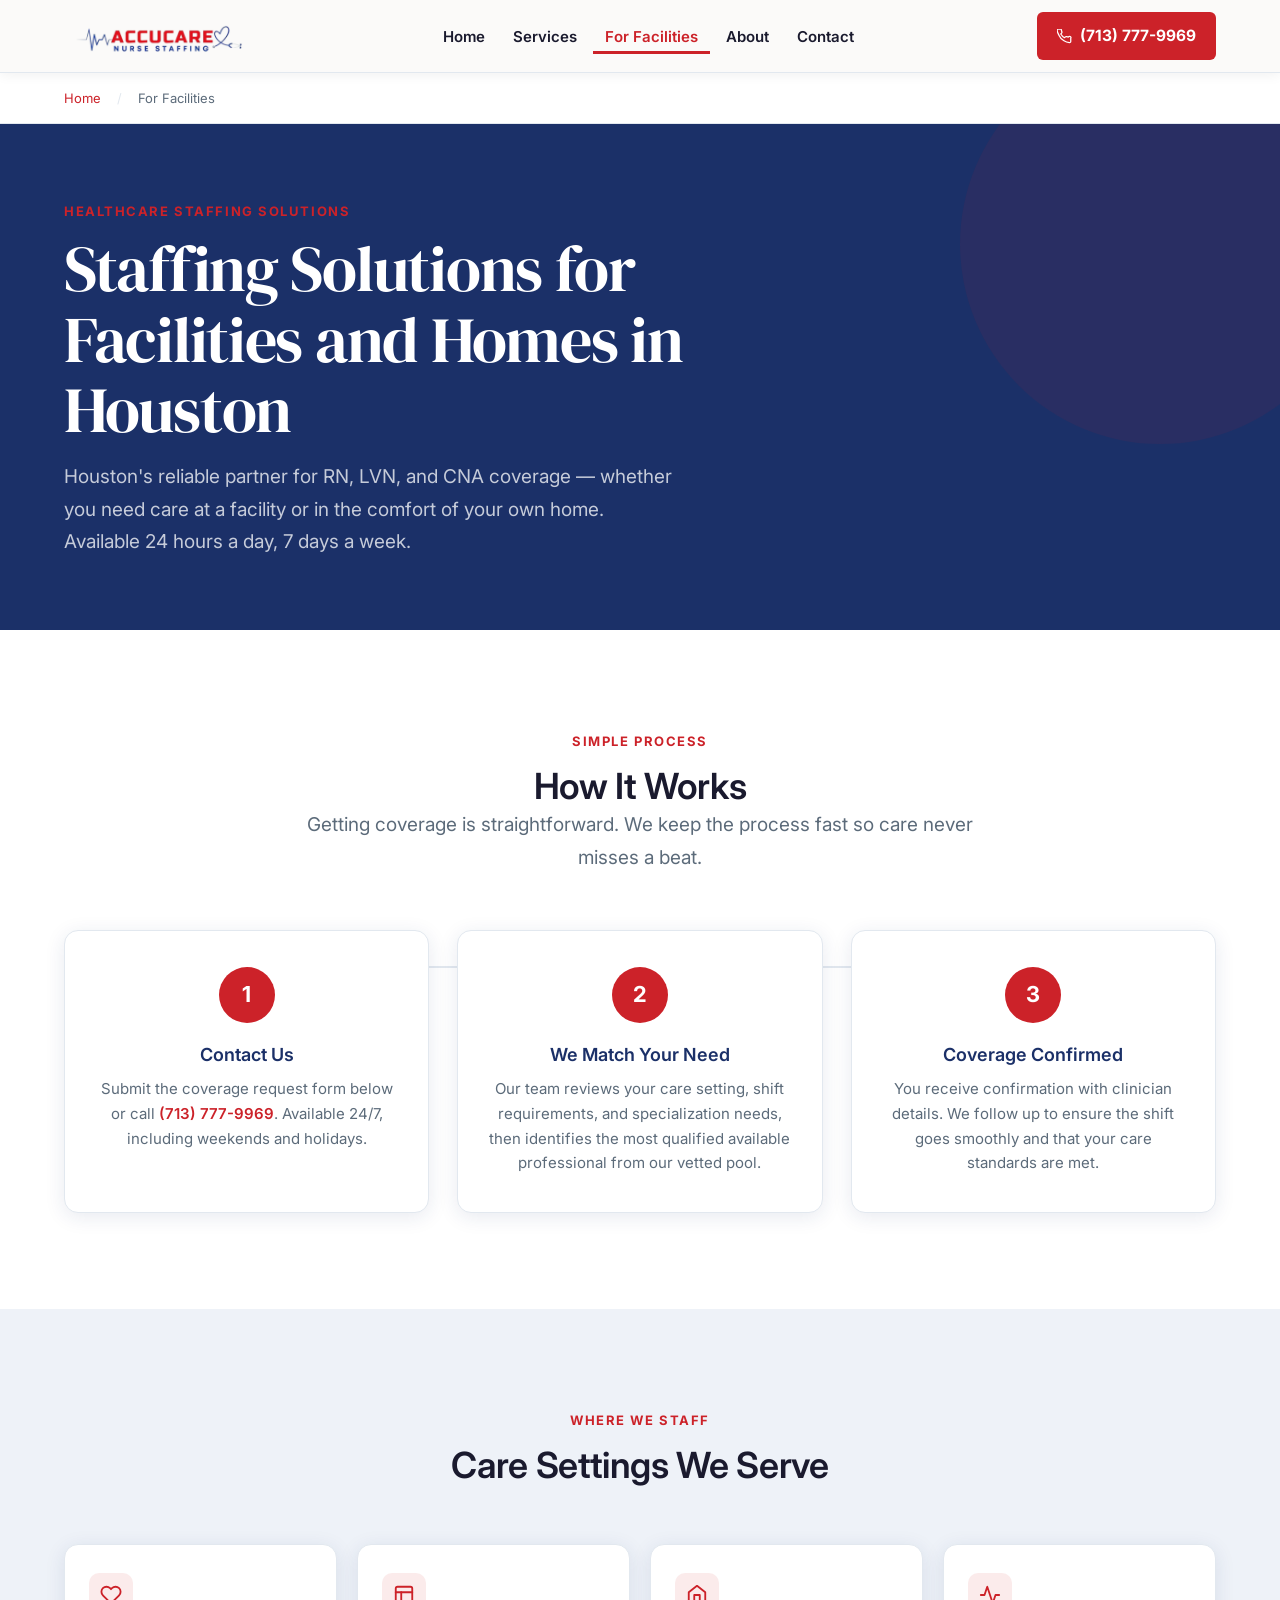
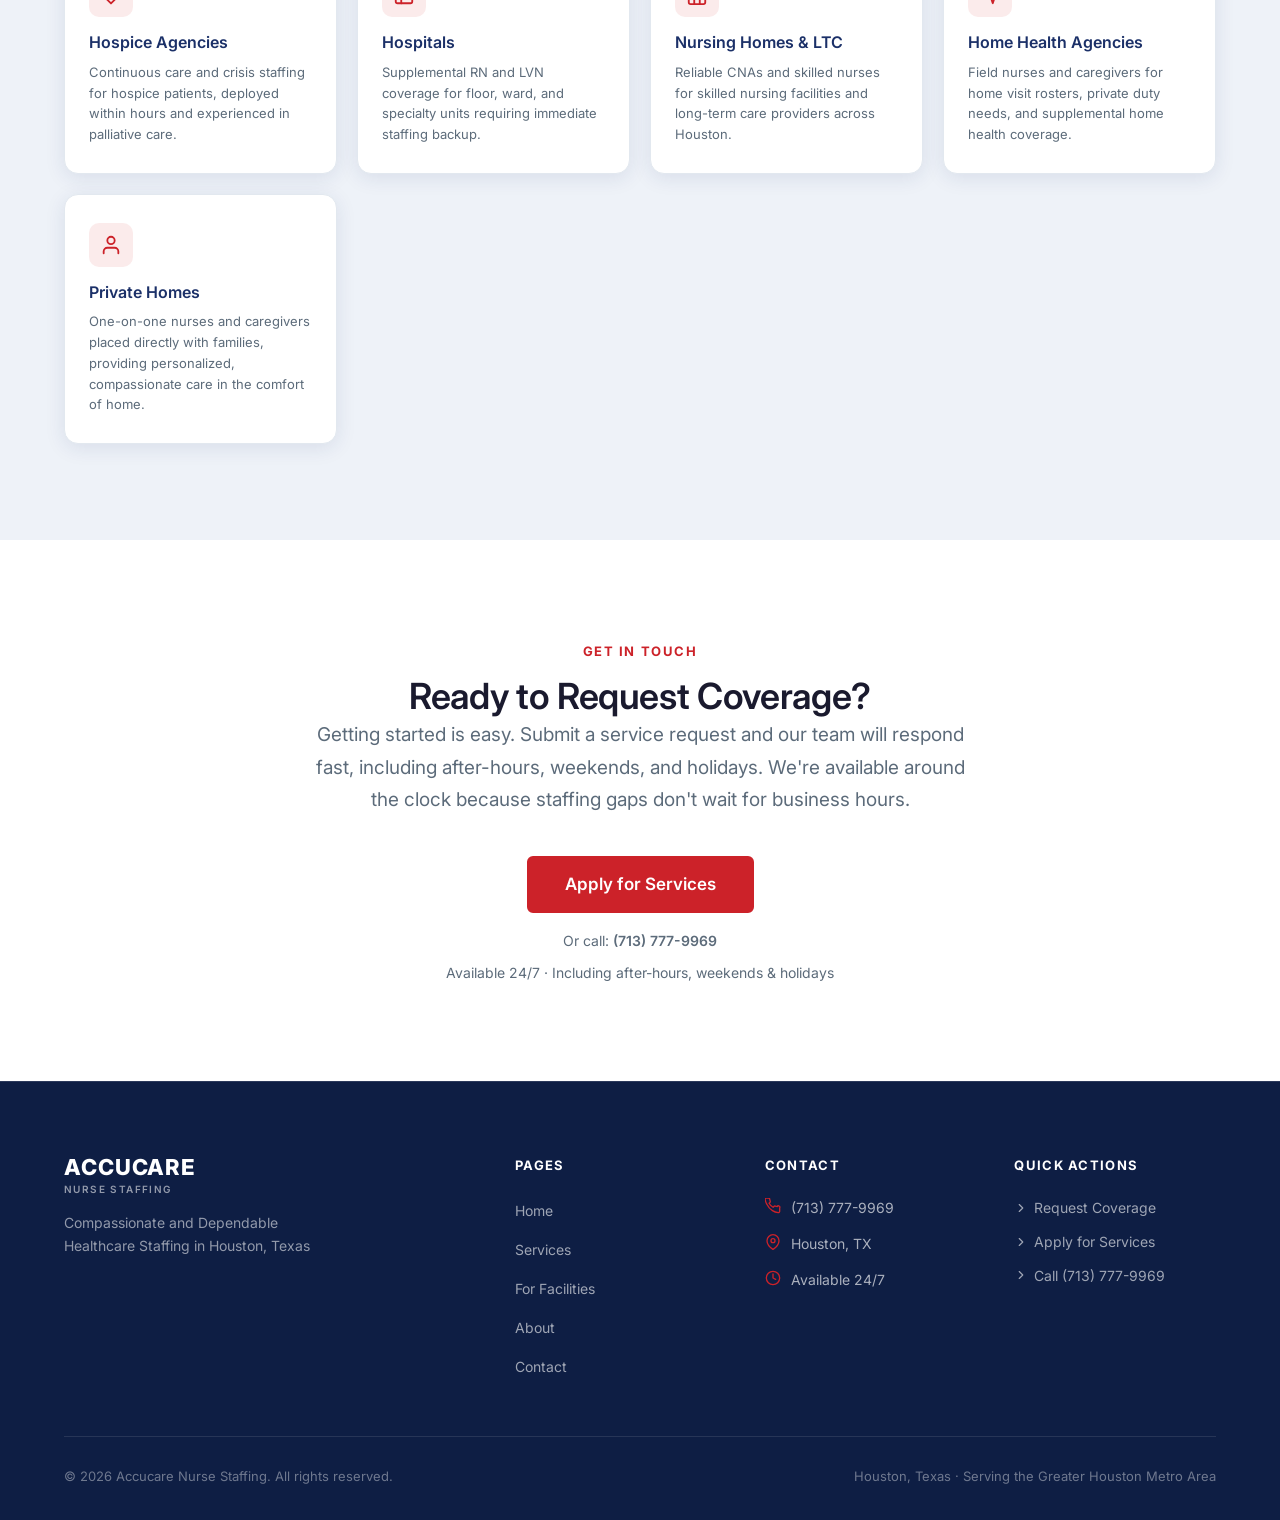
<file: accucare/for-facilities.html>
<!DOCTYPE html>
<html lang="en">
<head>
  <meta charset="UTF-8" />
  <meta name="viewport" content="width=device-width, initial-scale=1.0" />
  <title>Staffing Solutions for Healthcare Facilities in Houston | Accucare Nurse Staffing</title>
  <meta name="description" content="Request RN, LVN, and CNA staffing coverage for your Houston-area healthcare facility. Accucare responds 24/7 including after-hours, weekends, and holidays. Submit your coverage request online." />

  <!-- Favicon -->
  <link rel="icon" type="image/svg+xml" href="data:image/svg+xml,<svg xmlns='http://www.w3.org/2000/svg' viewBox='0 0 32 32'><rect width='32' height='32' rx='6' fill='%230E7C7B'/><rect x='13' y='5' width='6' height='22' rx='2' fill='white'/><rect x='5' y='13' width='22' height='6' rx='2' fill='white'/></svg>" />

  <link rel="preconnect" href="https://fonts.googleapis.com" />
  <link rel="preconnect" href="https://fonts.gstatic.com" crossorigin />
  <link href="https://fonts.googleapis.com/css2?family=Inter:wght@400;600;700&family=DM+Serif+Display:ital@0;1&display=swap" rel="stylesheet" />
  <link rel="stylesheet" href="css/styles.css" />

  <!-- Google Analytics: insert GA4 tag here -->
</head>
<body>

  <a class="skip-link" href="#main-content">Skip to main content</a>

  <!-- NAVIGATION -->
  <header>
    <nav class="nav" aria-label="Main navigation">
      <div class="container">
        <div class="nav__inner">
          <a href="index.html" class="nav__logo" aria-label="Accucare Nurse Staffing Home">
            <img src="brandTheme/AccuCare logo.PNG" alt="Accucare Nurse Staffing" class="nav__logo-img"></span>
          </a>
          <ul class="nav__links" role="list">
            <li><a href="index.html" class="nav__link">Home</a></li>
            <li><a href="services.html" class="nav__link">Services</a></li>
            <li><a href="for-facilities.html" class="nav__link nav__link--active">For Facilities</a></li>
            <li><a href="about.html" class="nav__link">About</a></li>
            <li><a href="contact.html" class="nav__link">Contact</a></li>
          </ul>
          <a href="tel:7137779969" class="nav__phone" aria-label="Call Accucare at (713) 777-9969">
            <svg viewBox="0 0 24 24" fill="none" stroke="currentColor" stroke-width="2" stroke-linecap="round" stroke-linejoin="round" aria-hidden="true"><path d="M22 16.92v3a2 2 0 01-2.18 2 19.79 19.79 0 01-8.63-3.07A19.5 19.5 0 013.07 9.82 19.79 19.79 0 01.07 1.18 2 2 0 012.07 0h3a2 2 0 012 1.72c.127.96.361 1.903.7 2.81a2 2 0 01-.45 2.11L6.09 7.91a16 16 0 006 6l1.27-1.27a2 2 0 012.11-.45c.907.339 1.85.573 2.81.7A2 2 0 0122 14.92v2z"/></svg>
            (713) 777-9969
          </a>
          <button class="nav__hamburger" aria-label="Open navigation menu" aria-expanded="false" aria-controls="mobile-menu">
            <span></span><span></span><span></span>
          </button>
        </div>
      </div>
      <div class="nav__mobile" id="mobile-menu" role="navigation" aria-label="Mobile navigation">
        <a href="index.html" class="nav__link">Home</a>
        <a href="services.html" class="nav__link">Services</a>
        <a href="for-facilities.html" class="nav__link">For Facilities</a>
        <a href="about.html" class="nav__link">About</a>
        <a href="contact.html" class="nav__link">Contact</a>
        <a href="tel:7137779969" class="nav__phone"><svg viewBox="0 0 24 24" fill="none" stroke="currentColor" stroke-width="2" stroke-linecap="round" stroke-linejoin="round" aria-hidden="true"><path d="M22 16.92v3a2 2 0 01-2.18 2 19.79 19.79 0 01-8.63-3.07A19.5 19.5 0 013.07 9.82 19.79 19.79 0 01.07 1.18 2 2 0 012.07 0h3a2 2 0 012 1.72c.127.96.361 1.903.7 2.81a2 2 0 01-.45 2.11L6.09 7.91a16 16 0 006 6l1.27-1.27a2 2 0 012.11-.45c.907.339 1.85.573 2.81.7A2 2 0 0122 14.92v2z"/></svg>(713) 777-9969</a>
      </div>
    </nav>
  </header>

  <main id="main-content">

    <!-- Breadcrumb -->
    <div class="breadcrumb">
      <div class="container">
        <ol class="breadcrumb__list" aria-label="Breadcrumb">
          <li><a href="index.html">Home</a></li>
          <li class="breadcrumb__sep" aria-hidden="true">/</li>
          <li aria-current="page">For Facilities</li>
        </ol>
      </div>
    </div>

    <!-- Page Hero -->
    <section class="page-hero" aria-labelledby="page-title">
      <div class="container">
        <span class="page-hero__eyebrow">Healthcare Staffing Solutions</span>
        <h1 id="page-title">Staffing Solutions for Facilities and Homes in Houston</h1>
        <p>Houston's reliable partner for RN, LVN, and CNA coverage — whether you need care at a facility or in the comfort of your own home. Available 24 hours a day, 7 days a week.</p>
      </div>
    </section>

    <!-- How It Works -->
    <section class="section section--alt" aria-labelledby="how-heading">
      <div class="container">
        <div class="section__header text-center">
          <span class="section__eyebrow">Simple Process</span>
          <h2 id="how-heading">How It Works</h2>
          <p class="lead" style="margin: 0 auto;">Getting coverage is straightforward. We keep the process fast so care never misses a beat.</p>
        </div>
        <div class="how-it-works__steps">
          <div class="step">
            <div class="step__number" aria-hidden="true">1</div>
            <h3>Contact Us</h3>
            <p>Submit the coverage request form below or call <a href="tel:7137779969" style="color: var(--teal); font-weight: 600;">(713) 777-9969</a>. Available 24/7, including weekends and holidays.</p>
          </div>
          <div class="step">
            <div class="step__number" aria-hidden="true">2</div>
            <h3>We Match Your Need</h3>
            <p>Our team reviews your care setting, shift requirements, and specialization needs, then identifies the most qualified available professional from our vetted pool.</p>
          </div>
          <div class="step">
            <div class="step__number" aria-hidden="true">3</div>
            <h3>Coverage Confirmed</h3>
            <p>You receive confirmation with clinician details. We follow up to ensure the shift goes smoothly and that your care standards are met.</p>
          </div>
        </div>
      </div>
    </section>

    <!-- Care Settings -->
    <section class="section" aria-labelledby="settings-heading">
      <div class="container">
        <div class="section__header text-center">
          <span class="section__eyebrow">Where We Staff</span>
          <h2 id="settings-heading">Care Settings We Serve</h2>
        </div>
        <div class="care-settings__grid">
          <div class="care-setting-card">
            <div class="care-setting-card__icon" aria-hidden="true">
              <svg viewBox="0 0 24 24" fill="none" stroke="currentColor" stroke-width="2" stroke-linecap="round" stroke-linejoin="round"><path d="M20.84 4.61a5.5 5.5 0 00-7.78 0L12 5.67l-1.06-1.06a5.5 5.5 0 00-7.78 7.78l1.06 1.06L12 21.23l7.78-7.78 1.06-1.06a5.5 5.5 0 000-7.78z"/></svg>
            </div>
            <h4>Hospice Agencies</h4>
            <p>Continuous care and crisis staffing for hospice patients, deployed within hours and experienced in palliative care.</p>
          </div>
          <div class="care-setting-card">
            <div class="care-setting-card__icon" aria-hidden="true">
              <svg viewBox="0 0 24 24" fill="none" stroke="currentColor" stroke-width="2" stroke-linecap="round" stroke-linejoin="round"><rect x="3" y="3" width="18" height="18" rx="2"/><line x1="3" y1="9" x2="21" y2="9"/><line x1="9" y1="21" x2="9" y2="9"/></svg>
            </div>
            <h4>Hospitals</h4>
            <p>Supplemental RN and LVN coverage for floor, ward, and specialty units requiring immediate staffing backup.</p>
          </div>
          <div class="care-setting-card">
            <div class="care-setting-card__icon" aria-hidden="true">
              <svg viewBox="0 0 24 24" fill="none" stroke="currentColor" stroke-width="2" stroke-linecap="round" stroke-linejoin="round"><path d="M3 9l9-7 9 7v11a2 2 0 01-2 2H5a2 2 0 01-2-2z"/><polyline points="9 22 9 12 15 12 15 22"/></svg>
            </div>
            <h4>Nursing Homes &amp; LTC</h4>
            <p>Reliable CNAs and skilled nurses for skilled nursing facilities and long-term care providers across Houston.</p>
          </div>
          <div class="care-setting-card">
            <div class="care-setting-card__icon" aria-hidden="true">
              <svg viewBox="0 0 24 24" fill="none" stroke="currentColor" stroke-width="2" stroke-linecap="round" stroke-linejoin="round"><path d="M22 12h-4l-3 9L9 3l-3 9H2"/></svg>
            </div>
            <h4>Home Health Agencies</h4>
            <p>Field nurses and caregivers for home visit rosters, private duty needs, and supplemental home health coverage.</p>
          </div>
          <div class="care-setting-card">
            <div class="care-setting-card__icon" aria-hidden="true">
              <svg viewBox="0 0 24 24" fill="none" stroke="currentColor" stroke-width="2" stroke-linecap="round" stroke-linejoin="round"><path d="M20 21v-2a4 4 0 00-4-4H8a4 4 0 00-4 4v2"/><circle cx="12" cy="7" r="4"/></svg>
            </div>
            <h4>Private Homes</h4>
            <p>One-on-one nurses and caregivers placed directly with families, providing personalized, compassionate care in the comfort of home.</p>
          </div>
        </div>
      </div>
    </section>

    <!-- Contact CTA -->
    <section class="section section--alt" aria-labelledby="contact-cta-heading">
      <div class="container">
        <div style="max-width: 680px; margin: 0 auto; text-align: center;">
          <span class="section__eyebrow">Get in Touch</span>
          <h2 id="contact-cta-heading">Ready to Request Coverage?</h2>
          <p class="lead" style="margin: 0 auto 40px;">Getting started is easy. Submit a service request and our team will respond fast, including after-hours, weekends, and holidays. We're available around the clock because staffing gaps don't wait for business hours.</p>
          <a href="#" class="btn btn--primary btn--lg js-lead-modal">Apply for Services</a>
          <p style="margin-top: 16px; font-size: 14px; color: var(--text-light);">Or call: <a href="tel:7137779969" style="color: var(--text-light); font-weight: 600;">(713) 777-9969</a></p>
          <p style="margin-top: 8px; font-size: 14px; color: var(--text-light);">Available 24/7 · Including after-hours, weekends &amp; holidays</p>
        </div>
      </div>
    </section>

  </main>

  <!-- FOOTER -->
  <footer class="footer" role="contentinfo">
    <div class="container">
      <div class="footer__main">
        <div class="footer__brand">
          <a href="index.html" class="nav__logo" aria-label="Accucare Nurse Staffing Home">
            <span class="footer__logo-wordmark">ACCUCARE<span>NURSE STAFFING</span></span></span>
          </a>
          <p class="footer__tagline">Compassionate and Dependable Healthcare Staffing in Houston, Texas</p>
        </div>
        <nav aria-label="Footer navigation">
          <div class="footer__col-title">Pages</div>
          <ul class="footer__nav" role="list">
            <li><a href="index.html">Home</a></li>
            <li><a href="services.html">Services</a></li>
            <li><a href="for-facilities.html">For Facilities</a></li>
            <li><a href="about.html">About</a></li>
            <li><a href="contact.html">Contact</a></li>
          </ul>
        </nav>
        <div>
          <div class="footer__col-title">Contact</div>
          <div class="footer__contact-item"><svg viewBox="0 0 24 24" fill="none" stroke="currentColor" stroke-width="2" stroke-linecap="round" stroke-linejoin="round" aria-hidden="true"><path d="M22 16.92v3a2 2 0 01-2.18 2 19.79 19.79 0 01-8.63-3.07A19.5 19.5 0 013.07 9.82 19.79 19.79 0 01.07 1.18 2 2 0 012.07 0h3a2 2 0 012 1.72c.127.96.361 1.903.7 2.81a2 2 0 01-.45 2.11L6.09 7.91a16 16 0 006 6l1.27-1.27a2 2 0 012.11-.45c.907.339 1.85.573 2.81.7A2 2 0 0122 14.92v2z"/></svg><a href="tel:7137779969">(713) 777-9969</a></div>
          <div class="footer__contact-item"><svg viewBox="0 0 24 24" fill="none" stroke="currentColor" stroke-width="2" stroke-linecap="round" stroke-linejoin="round" aria-hidden="true"><path d="M21 10c0 7-9 13-9 13s-9-6-9-13a9 9 0 0118 0z"/><circle cx="12" cy="10" r="3"/></svg>Houston, TX</div>
          <div class="footer__contact-item"><svg viewBox="0 0 24 24" fill="none" stroke="currentColor" stroke-width="2" stroke-linecap="round" stroke-linejoin="round" aria-hidden="true"><circle cx="12" cy="12" r="10"/><polyline points="12 6 12 12 16 14"/></svg>Available 24/7</div>
        </div>
        <div>
          <div class="footer__col-title">Quick Actions</div>
          <div class="footer__quick-links">
            <a href="for-facilities.html"><svg viewBox="0 0 24 24" fill="none" stroke="currentColor" stroke-width="2" stroke-linecap="round" stroke-linejoin="round" aria-hidden="true"><polyline points="9 18 15 12 9 6"/></svg>Request Coverage</a>
            <a href="#" class="js-lead-modal"><svg viewBox="0 0 24 24" fill="none" stroke="currentColor" stroke-width="2" stroke-linecap="round" stroke-linejoin="round" aria-hidden="true"><polyline points="9 18 15 12 9 6"/></svg>Apply for Services</a>
            <a href="tel:7137779969"><svg viewBox="0 0 24 24" fill="none" stroke="currentColor" stroke-width="2" stroke-linecap="round" stroke-linejoin="round" aria-hidden="true"><polyline points="9 18 15 12 9 6"/></svg>Call (713) 777-9969</a>
          </div>
        </div>
      </div>
      <div class="footer__bottom">
        <p class="footer__copy">&copy; 2026 Accucare Nurse Staffing. All rights reserved.</p>
        <p class="footer__copy">Houston, Texas &middot; Serving the Greater Houston Metro Area</p>
      </div>
    </div>
  </footer>

  <script src="js/main.js"></script>
</body>
</html>
</file>
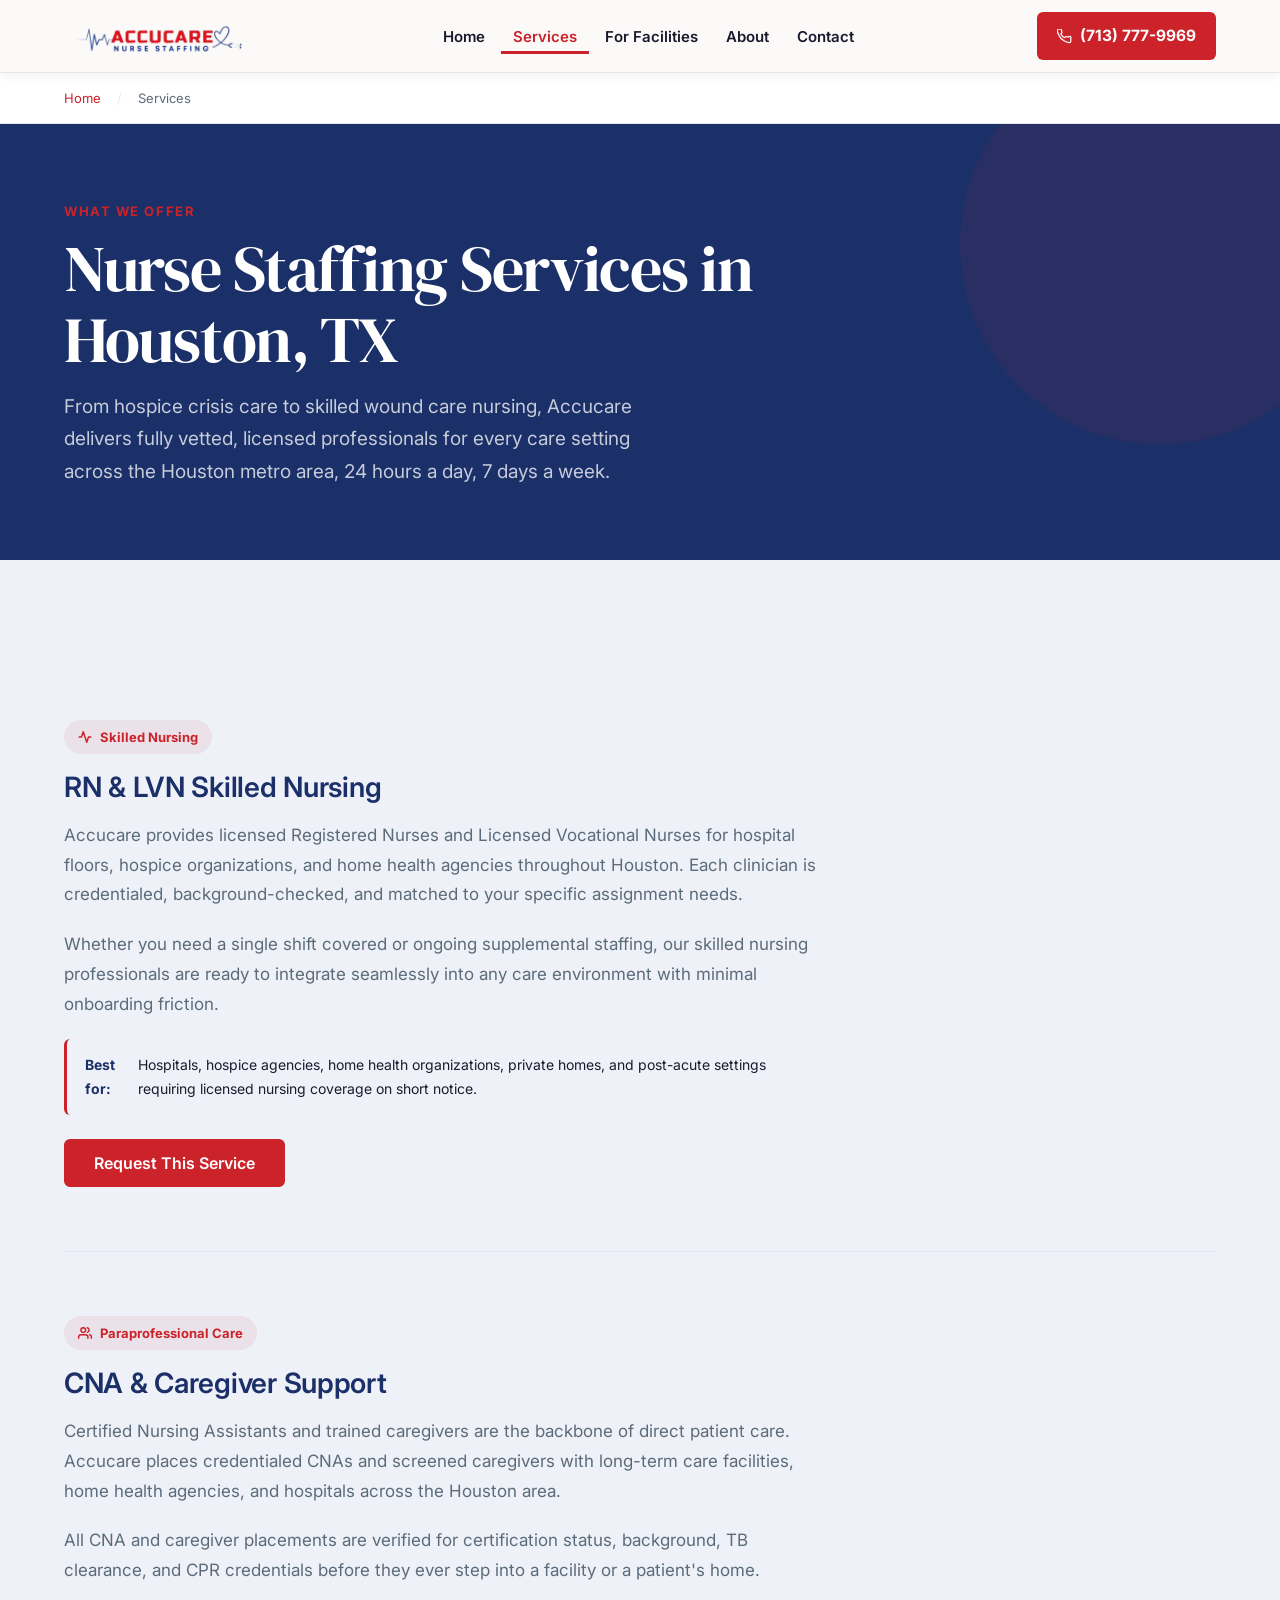
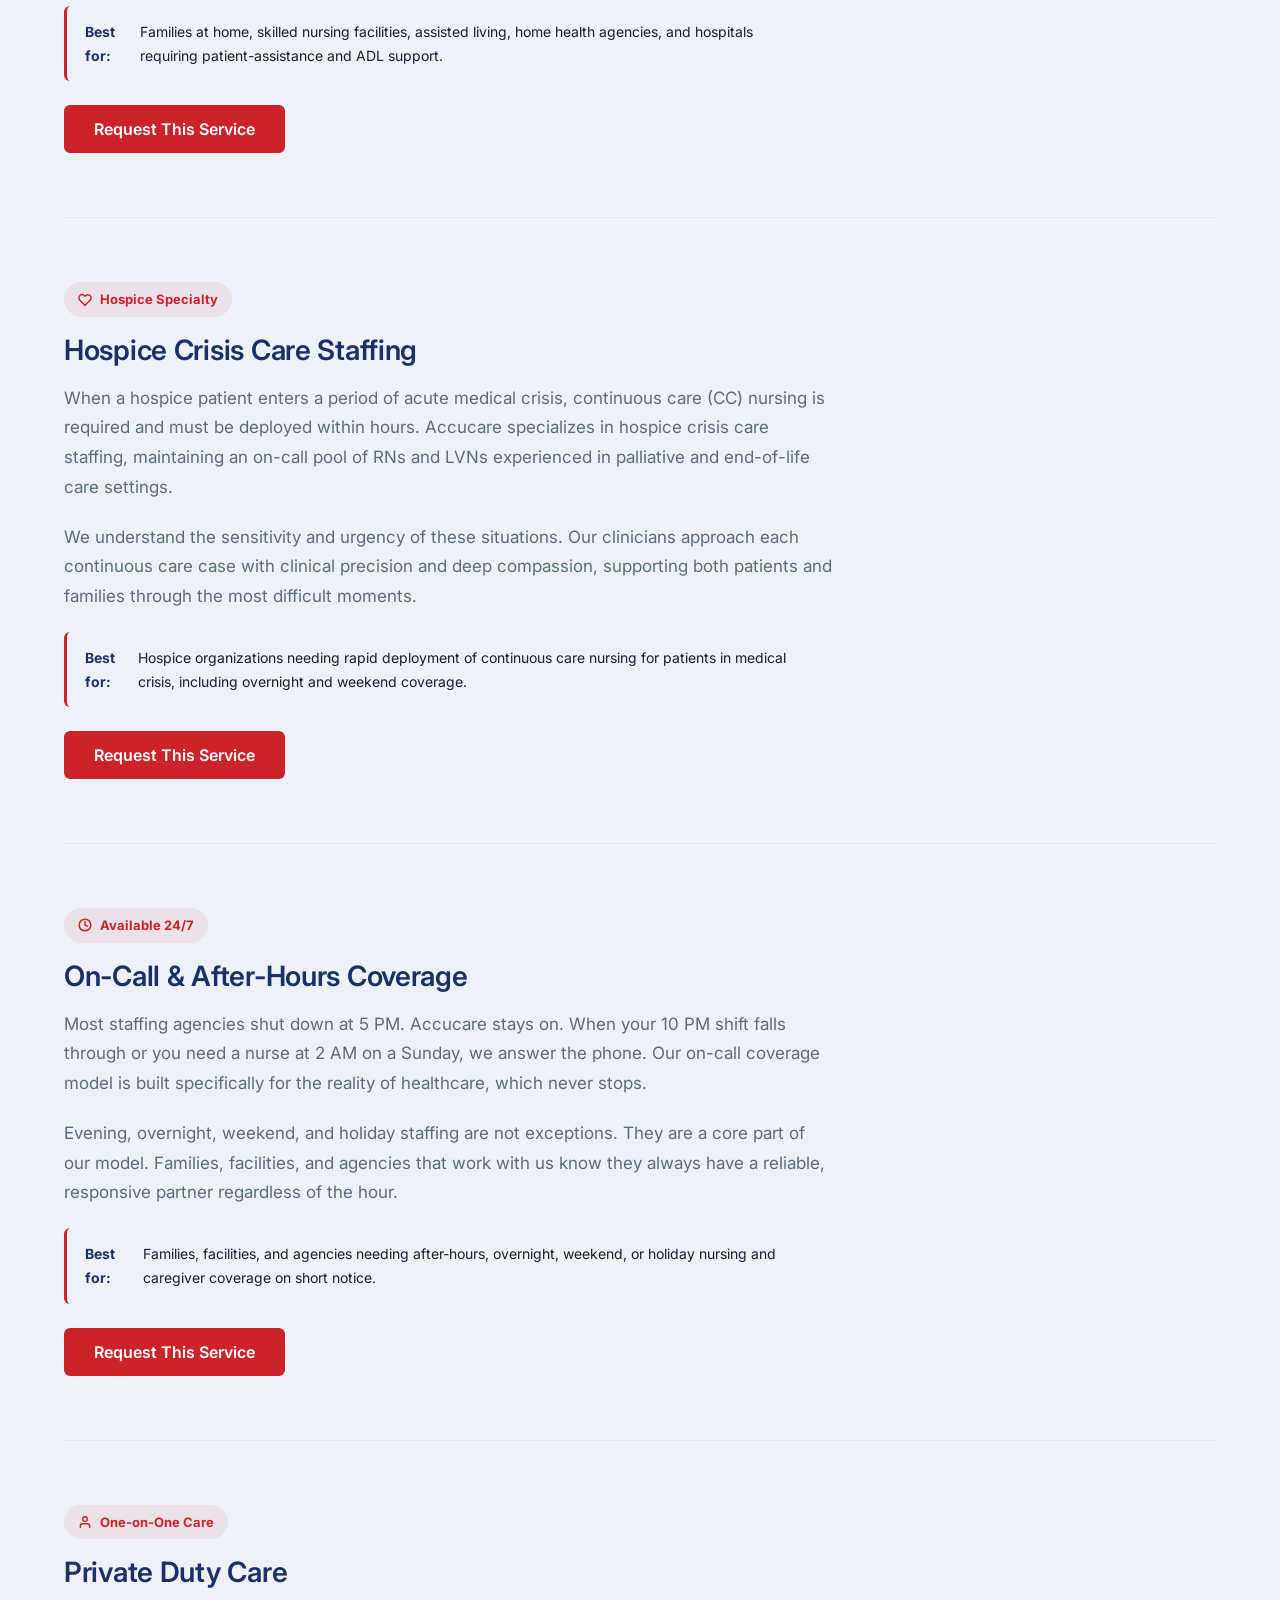
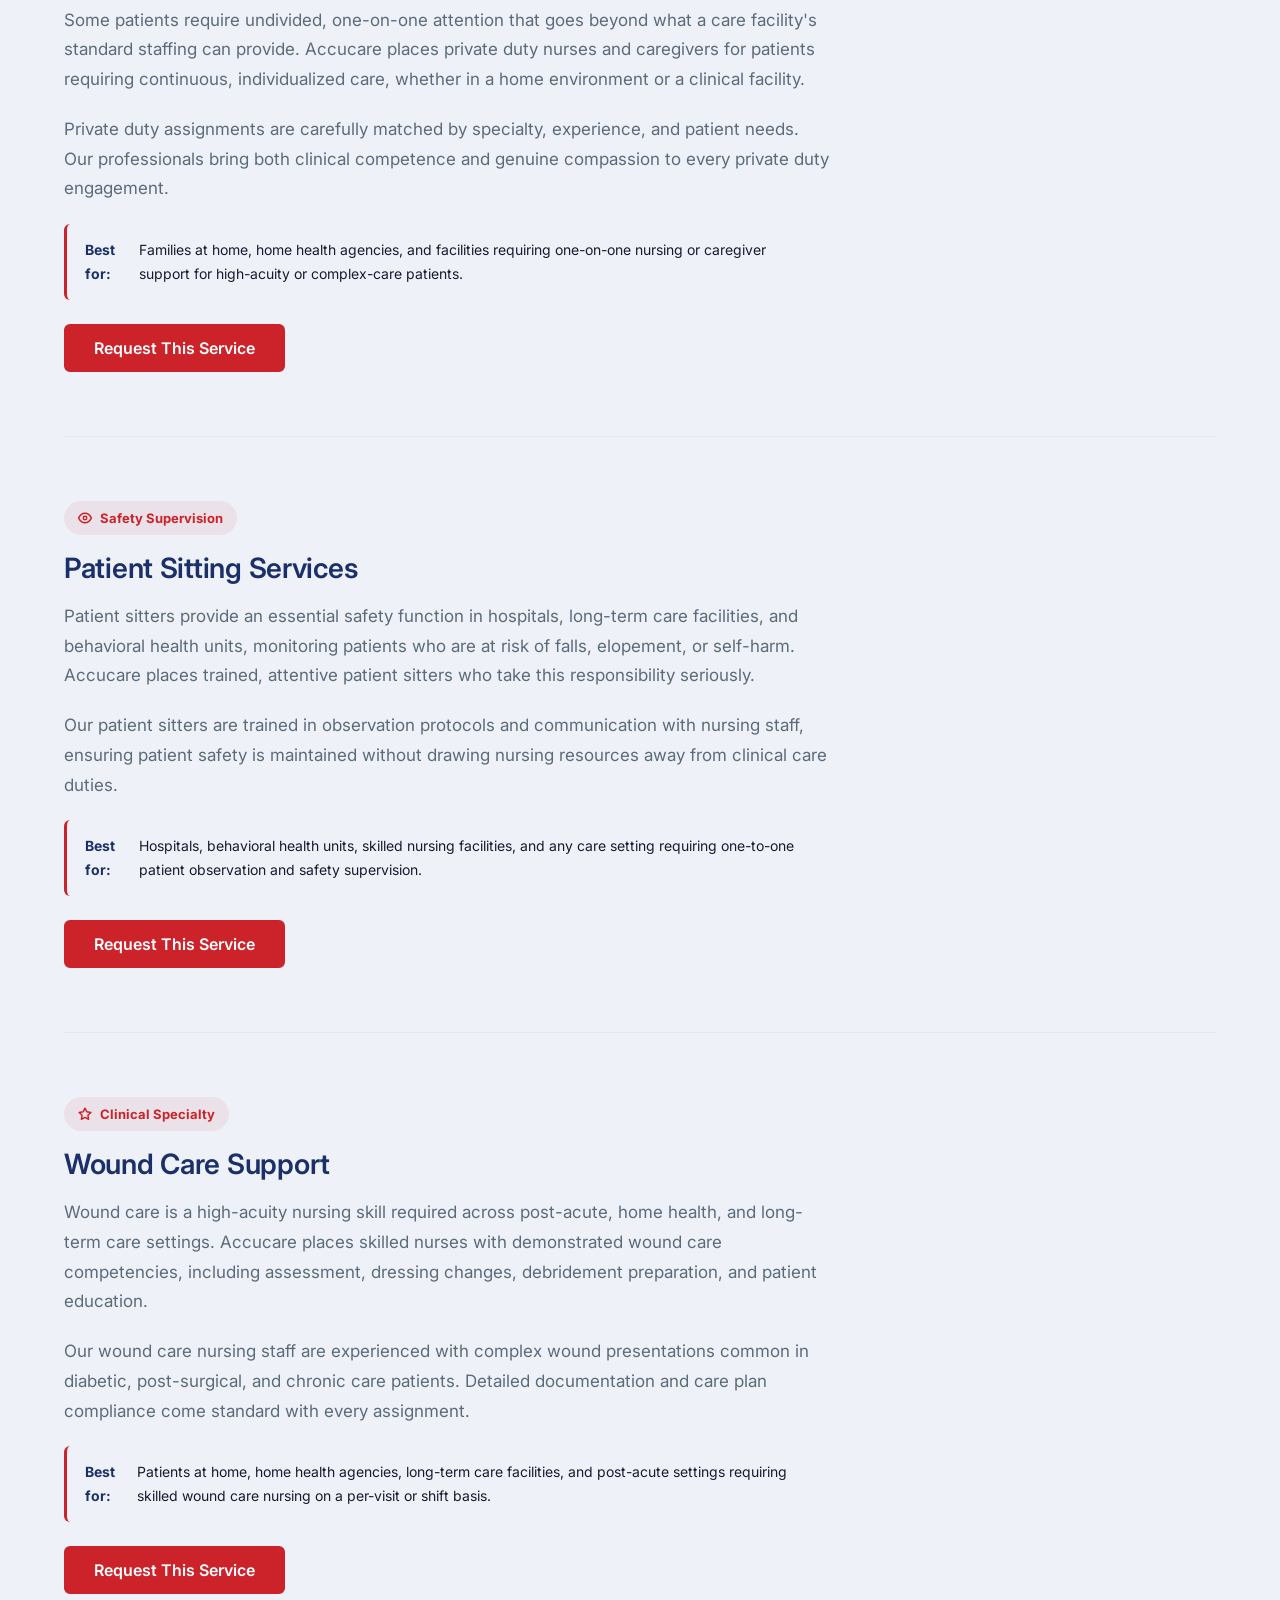
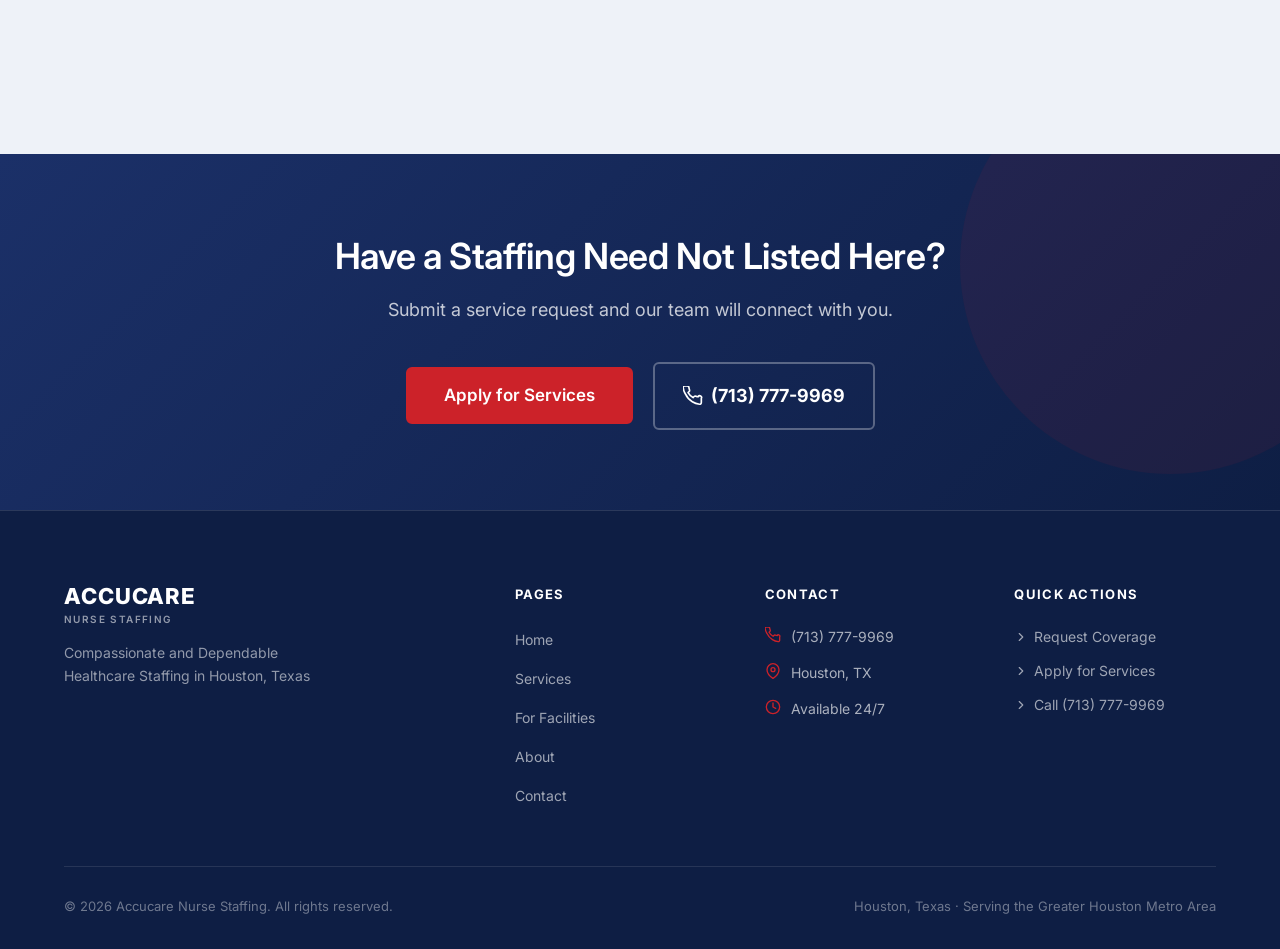
<file: accucare/services.html>
<!DOCTYPE html>
<html lang="en">
<head>
  <meta charset="UTF-8" />
  <meta name="viewport" content="width=device-width, initial-scale=1.0" />
  <title>Nurse Staffing Services in Houston, TX | Accucare Nurse Staffing</title>
  <meta name="description" content="Accucare Nurse Staffing offers RN, LVN, and CNA staffing services in Houston including hospice crisis care, on-call coverage, private duty care, patient sitting, and wound care support." />

  <!-- Favicon -->
  <link rel="icon" type="image/svg+xml" href="data:image/svg+xml,<svg xmlns='http://www.w3.org/2000/svg' viewBox='0 0 32 32'><rect width='32' height='32' rx='6' fill='%230E7C7B'/><rect x='13' y='5' width='6' height='22' rx='2' fill='white'/><rect x='5' y='13' width='22' height='6' rx='2' fill='white'/></svg>" />

  <!-- Google Fonts -->
  <link rel="preconnect" href="https://fonts.googleapis.com" />
  <link rel="preconnect" href="https://fonts.gstatic.com" crossorigin />
  <link href="https://fonts.googleapis.com/css2?family=Inter:wght@400;600;700&family=DM+Serif+Display:ital@0;1&display=swap" rel="stylesheet" />

  <link rel="stylesheet" href="css/styles.css" />

  <!-- Google Analytics: insert GA4 tag here -->
</head>
<body>

  <a class="skip-link" href="#main-content">Skip to main content</a>

  <!-- NAVIGATION -->
  <header>
    <nav class="nav" aria-label="Main navigation">
      <div class="container">
        <div class="nav__inner">
          <a href="index.html" class="nav__logo" aria-label="Accucare Nurse Staffing Home">
            <img src="brandTheme/AccuCare logo.PNG" alt="Accucare Nurse Staffing" class="nav__logo-img"></span>
          </a>
          <ul class="nav__links" role="list">
            <li><a href="index.html" class="nav__link">Home</a></li>
            <li><a href="services.html" class="nav__link nav__link--active">Services</a></li>
            <li><a href="for-facilities.html" class="nav__link">For Facilities</a></li>
            <li><a href="about.html" class="nav__link">About</a></li>
            <li><a href="contact.html" class="nav__link">Contact</a></li>
          </ul>
          <a href="tel:7137779969" class="nav__phone" aria-label="Call Accucare at (713) 777-9969">
            <svg viewBox="0 0 24 24" fill="none" stroke="currentColor" stroke-width="2" stroke-linecap="round" stroke-linejoin="round" aria-hidden="true"><path d="M22 16.92v3a2 2 0 01-2.18 2 19.79 19.79 0 01-8.63-3.07A19.5 19.5 0 013.07 9.82 19.79 19.79 0 01.07 1.18 2 2 0 012.07 0h3a2 2 0 012 1.72c.127.96.361 1.903.7 2.81a2 2 0 01-.45 2.11L6.09 7.91a16 16 0 006 6l1.27-1.27a2 2 0 012.11-.45c.907.339 1.85.573 2.81.7A2 2 0 0122 14.92v2z"/></svg>
            (713) 777-9969
          </a>
          <button class="nav__hamburger" aria-label="Open navigation menu" aria-expanded="false" aria-controls="mobile-menu">
            <span></span><span></span><span></span>
          </button>
        </div>
      </div>
      <div class="nav__mobile" id="mobile-menu" role="navigation" aria-label="Mobile navigation">
        <a href="index.html" class="nav__link">Home</a>
        <a href="services.html" class="nav__link">Services</a>
        <a href="for-facilities.html" class="nav__link">For Facilities</a>
        <a href="about.html" class="nav__link">About</a>
        <a href="contact.html" class="nav__link">Contact</a>
        <a href="tel:7137779969" class="nav__phone"><svg viewBox="0 0 24 24" fill="none" stroke="currentColor" stroke-width="2" stroke-linecap="round" stroke-linejoin="round" aria-hidden="true"><path d="M22 16.92v3a2 2 0 01-2.18 2 19.79 19.79 0 01-8.63-3.07A19.5 19.5 0 013.07 9.82 19.79 19.79 0 01.07 1.18 2 2 0 012.07 0h3a2 2 0 012 1.72c.127.96.361 1.903.7 2.81a2 2 0 01-.45 2.11L6.09 7.91a16 16 0 006 6l1.27-1.27a2 2 0 012.11-.45c.907.339 1.85.573 2.81.7A2 2 0 0122 14.92v2z"/></svg>(713) 777-9969</a>
      </div>
    </nav>
  </header>

  <main id="main-content">

    <!-- Breadcrumb -->
    <div class="breadcrumb">
      <div class="container">
        <ol class="breadcrumb__list" aria-label="Breadcrumb">
          <li><a href="index.html">Home</a></li>
          <li class="breadcrumb__sep" aria-hidden="true">/</li>
          <li aria-current="page">Services</li>
        </ol>
      </div>
    </div>

    <!-- Page Hero -->
    <section class="page-hero" aria-labelledby="page-title">
      <div class="container">
        <span class="page-hero__eyebrow">What We Offer</span>
        <h1 id="page-title">Nurse Staffing Services in Houston, TX</h1>
        <p>From hospice crisis care to skilled wound care nursing, Accucare delivers fully vetted, licensed professionals for every care setting across the Houston metro area, 24 hours a day, 7 days a week.</p>
      </div>
    </section>

    <!-- Services Detail -->
    <section class="section" aria-label="Service details">
      <div class="container">

        <!-- 1. RN & LVN -->
        <article class="service-detail" id="rn-lvn-nursing" aria-labelledby="service-1-title">
          <div class="service-detail__inner">
            <div>
              <span class="service-detail__badge">
                <svg width="14" height="14" viewBox="0 0 24 24" fill="none" stroke="currentColor" stroke-width="2.5" stroke-linecap="round" stroke-linejoin="round" aria-hidden="true"><path d="M22 12h-4l-3 9L9 3l-3 9H2"/></svg>
                Skilled Nursing
              </span>
              <h2 id="service-1-title">RN &amp; LVN Skilled Nursing</h2>
              <p>Accucare provides licensed Registered Nurses and Licensed Vocational Nurses for hospital floors, hospice organizations, and home health agencies throughout Houston. Each clinician is credentialed, background-checked, and matched to your specific assignment needs.</p>
              <p>Whether you need a single shift covered or ongoing supplemental staffing, our skilled nursing professionals are ready to integrate seamlessly into any care environment with minimal onboarding friction.</p>
              <div class="service-detail__best">
                <strong>Best for:&nbsp;</strong> Hospitals, hospice agencies, home health organizations, private homes, and post-acute settings requiring licensed nursing coverage on short notice.
              </div>
              <a href="#" class="btn btn--primary js-lead-modal">Request This Service</a>
            </div>
          </div>
        </article>

        <!-- 2. CNA / Caregiver -->
        <article class="service-detail" id="cna-caregiver" aria-labelledby="service-2-title">
          <div class="service-detail__inner">
            <div>
              <span class="service-detail__badge">
                <svg width="14" height="14" viewBox="0 0 24 24" fill="none" stroke="currentColor" stroke-width="2.5" stroke-linecap="round" stroke-linejoin="round" aria-hidden="true"><path d="M17 21v-2a4 4 0 00-4-4H5a4 4 0 00-4 4v2"/><circle cx="9" cy="7" r="4"/><path d="M23 21v-2a4 4 0 00-3-3.87"/><path d="M16 3.13a4 4 0 010 7.75"/></svg>
                Paraprofessional Care
              </span>
              <h2 id="service-2-title">CNA &amp; Caregiver Support</h2>
              <p>Certified Nursing Assistants and trained caregivers are the backbone of direct patient care. Accucare places credentialed CNAs and screened caregivers with long-term care facilities, home health agencies, and hospitals across the Houston area.</p>
              <p>All CNA and caregiver placements are verified for certification status, background, TB clearance, and CPR credentials before they ever step into a facility or a patient's home.</p>
              <div class="service-detail__best">
                <strong>Best for:&nbsp;</strong> Families at home, skilled nursing facilities, assisted living, home health agencies, and hospitals requiring patient-assistance and ADL support.
              </div>
              <a href="#" class="btn btn--primary js-lead-modal">Request This Service</a>
            </div>
          </div>
        </article>

        <!-- 3. Hospice Crisis Care -->
        <article class="service-detail" id="hospice-crisis-care" aria-labelledby="service-3-title">
          <div class="service-detail__inner">
            <div>
              <span class="service-detail__badge">
                <svg width="14" height="14" viewBox="0 0 24 24" fill="none" stroke="currentColor" stroke-width="2.5" stroke-linecap="round" stroke-linejoin="round" aria-hidden="true"><path d="M20.84 4.61a5.5 5.5 0 00-7.78 0L12 5.67l-1.06-1.06a5.5 5.5 0 00-7.78 7.78l1.06 1.06L12 21.23l7.78-7.78 1.06-1.06a5.5 5.5 0 000-7.78z"/></svg>
                Hospice Specialty
              </span>
              <h2 id="service-3-title">Hospice Crisis Care Staffing</h2>
              <p>When a hospice patient enters a period of acute medical crisis, continuous care (CC) nursing is required and must be deployed within hours. Accucare specializes in hospice crisis care staffing, maintaining an on-call pool of RNs and LVNs experienced in palliative and end-of-life care settings.</p>
              <p>We understand the sensitivity and urgency of these situations. Our clinicians approach each continuous care case with clinical precision and deep compassion, supporting both patients and families through the most difficult moments.</p>
              <div class="service-detail__best">
                <strong>Best for:&nbsp;</strong> Hospice organizations needing rapid deployment of continuous care nursing for patients in medical crisis, including overnight and weekend coverage.
              </div>
              <a href="#" class="btn btn--primary js-lead-modal">Request This Service</a>
            </div>
          </div>
        </article>

        <!-- 4. On-Call & After-Hours -->
        <article class="service-detail" id="on-call-coverage" aria-labelledby="service-4-title">
          <div class="service-detail__inner">
            <div>
              <span class="service-detail__badge">
                <svg width="14" height="14" viewBox="0 0 24 24" fill="none" stroke="currentColor" stroke-width="2.5" stroke-linecap="round" stroke-linejoin="round" aria-hidden="true"><circle cx="12" cy="12" r="10"/><polyline points="12 6 12 12 16 14"/></svg>
                Available 24/7
              </span>
              <h2 id="service-4-title">On-Call &amp; After-Hours Coverage</h2>
              <p>Most staffing agencies shut down at 5 PM. Accucare stays on. When your 10 PM shift falls through or you need a nurse at 2 AM on a Sunday, we answer the phone. Our on-call coverage model is built specifically for the reality of healthcare, which never stops.</p>
              <p>Evening, overnight, weekend, and holiday staffing are not exceptions. They are a core part of our model. Families, facilities, and agencies that work with us know they always have a reliable, responsive partner regardless of the hour.</p>
              <div class="service-detail__best">
                <strong>Best for:&nbsp;</strong> Families, facilities, and agencies needing after-hours, overnight, weekend, or holiday nursing and caregiver coverage on short notice.
              </div>
              <a href="#" class="btn btn--primary js-lead-modal">Request This Service</a>
            </div>
          </div>
        </article>

        <!-- 5. Private Duty Care -->
        <article class="service-detail" id="private-duty" aria-labelledby="service-5-title">
          <div class="service-detail__inner">
            <div>
              <span class="service-detail__badge">
                <svg width="14" height="14" viewBox="0 0 24 24" fill="none" stroke="currentColor" stroke-width="2.5" stroke-linecap="round" stroke-linejoin="round" aria-hidden="true"><path d="M20 21v-2a4 4 0 00-4-4H8a4 4 0 00-4 4v2"/><circle cx="12" cy="7" r="4"/></svg>
                One-on-One Care
              </span>
              <h2 id="service-5-title">Private Duty Care</h2>
              <p>Some patients require undivided, one-on-one attention that goes beyond what a care facility's standard staffing can provide. Accucare places private duty nurses and caregivers for patients requiring continuous, individualized care, whether in a home environment or a clinical facility.</p>
              <p>Private duty assignments are carefully matched by specialty, experience, and patient needs. Our professionals bring both clinical competence and genuine compassion to every private duty engagement.</p>
              <div class="service-detail__best">
                <strong>Best for:&nbsp;</strong> Families at home, home health agencies, and facilities requiring one-on-one nursing or caregiver support for high-acuity or complex-care patients.
              </div>
              <a href="#" class="btn btn--primary js-lead-modal">Request This Service</a>
            </div>
          </div>
        </article>

        <!-- 6. Patient Sitting -->
        <article class="service-detail" id="patient-sitting" aria-labelledby="service-6-title">
          <div class="service-detail__inner">
            <div>
              <span class="service-detail__badge">
                <svg width="14" height="14" viewBox="0 0 24 24" fill="none" stroke="currentColor" stroke-width="2.5" stroke-linecap="round" stroke-linejoin="round" aria-hidden="true"><path d="M1 12s4-8 11-8 11 8 11 8-4 8-11 8-11-8-11-8z"/><circle cx="12" cy="12" r="3"/></svg>
                Safety Supervision
              </span>
              <h2 id="service-6-title">Patient Sitting Services</h2>
              <p>Patient sitters provide an essential safety function in hospitals, long-term care facilities, and behavioral health units, monitoring patients who are at risk of falls, elopement, or self-harm. Accucare places trained, attentive patient sitters who take this responsibility seriously.</p>
              <p>Our patient sitters are trained in observation protocols and communication with nursing staff, ensuring patient safety is maintained without drawing nursing resources away from clinical care duties.</p>
              <div class="service-detail__best">
                <strong>Best for:&nbsp;</strong> Hospitals, behavioral health units, skilled nursing facilities, and any care setting requiring one-to-one patient observation and safety supervision.
              </div>
              <a href="#" class="btn btn--primary js-lead-modal">Request This Service</a>
            </div>
          </div>
        </article>

        <!-- 7. Wound Care -->
        <article class="service-detail" id="wound-care" aria-labelledby="service-7-title">
          <div class="service-detail__inner">
            <div>
              <span class="service-detail__badge">
                <svg width="14" height="14" viewBox="0 0 24 24" fill="none" stroke="currentColor" stroke-width="2.5" stroke-linecap="round" stroke-linejoin="round" aria-hidden="true"><path d="M12 2l3.09 6.26L22 9.27l-5 4.87 1.18 6.88L12 17.77l-6.18 3.25L7 14.14 2 9.27l6.91-1.01L12 2z"/></svg>
                Clinical Specialty
              </span>
              <h2 id="service-7-title">Wound Care Support</h2>
              <p>Wound care is a high-acuity nursing skill required across post-acute, home health, and long-term care settings. Accucare places skilled nurses with demonstrated wound care competencies, including assessment, dressing changes, debridement preparation, and patient education.</p>
              <p>Our wound care nursing staff are experienced with complex wound presentations common in diabetic, post-surgical, and chronic care patients. Detailed documentation and care plan compliance come standard with every assignment.</p>
              <div class="service-detail__best">
                <strong>Best for:&nbsp;</strong> Patients at home, home health agencies, long-term care facilities, and post-acute settings requiring skilled wound care nursing on a per-visit or shift basis.
              </div>
              <a href="#" class="btn btn--primary js-lead-modal">Request This Service</a>
            </div>
          </div>
        </article>

      </div>
    </section>

    <!-- Closing CTA -->
    <section class="cta-banner" aria-labelledby="services-cta-heading">
      <div class="container">
        <h2 id="services-cta-heading">Have a Staffing Need Not Listed Here?</h2>
        <p>Submit a service request and our team will connect with you.</p>
        <div class="cta-banner__actions">
          <a href="#" class="btn btn--primary btn--lg js-lead-modal">Apply for Services</a>
          <a href="tel:7137779969" class="cta-banner__phone" aria-label="Call Accucare at (713) 777-9969">
            <svg viewBox="0 0 24 24" fill="none" stroke="currentColor" stroke-width="2" stroke-linecap="round" stroke-linejoin="round" aria-hidden="true"><path d="M22 16.92v3a2 2 0 01-2.18 2 19.79 19.79 0 01-8.63-3.07A19.5 19.5 0 013.07 9.82 19.79 19.79 0 01.07 1.18 2 2 0 012.07 0h3a2 2 0 012 1.72c.127.96.361 1.903.7 2.81a2 2 0 01-.45 2.11L6.09 7.91a16 16 0 006 6l1.27-1.27a2 2 0 012.11-.45c.907.339 1.85.573 2.81.7A2 2 0 0122 14.92v2z"/></svg>
            (713) 777-9969
          </a>
        </div>
      </div>
    </section>

  </main>

  <!-- FOOTER -->
  <footer class="footer" role="contentinfo">
    <div class="container">
      <div class="footer__main">
        <div class="footer__brand">
          <a href="index.html" class="nav__logo" aria-label="Accucare Nurse Staffing Home">
            <span class="footer__logo-wordmark">ACCUCARE<span>NURSE STAFFING</span></span></span>
          </a>
          <p class="footer__tagline">Compassionate and Dependable Healthcare Staffing in Houston, Texas</p>
        </div>
        <nav aria-label="Footer navigation">
          <div class="footer__col-title">Pages</div>
          <ul class="footer__nav" role="list">
            <li><a href="index.html">Home</a></li>
            <li><a href="services.html">Services</a></li>
            <li><a href="for-facilities.html">For Facilities</a></li>
            <li><a href="about.html">About</a></li>
            <li><a href="contact.html">Contact</a></li>
          </ul>
        </nav>
        <div>
          <div class="footer__col-title">Contact</div>
          <div class="footer__contact-item"><svg viewBox="0 0 24 24" fill="none" stroke="currentColor" stroke-width="2" stroke-linecap="round" stroke-linejoin="round" aria-hidden="true"><path d="M22 16.92v3a2 2 0 01-2.18 2 19.79 19.79 0 01-8.63-3.07A19.5 19.5 0 013.07 9.82 19.79 19.79 0 01.07 1.18 2 2 0 012.07 0h3a2 2 0 012 1.72c.127.96.361 1.903.7 2.81a2 2 0 01-.45 2.11L6.09 7.91a16 16 0 006 6l1.27-1.27a2 2 0 012.11-.45c.907.339 1.85.573 2.81.7A2 2 0 0122 14.92v2z"/></svg><a href="tel:7137779969">(713) 777-9969</a></div>
          <div class="footer__contact-item"><svg viewBox="0 0 24 24" fill="none" stroke="currentColor" stroke-width="2" stroke-linecap="round" stroke-linejoin="round" aria-hidden="true"><path d="M21 10c0 7-9 13-9 13s-9-6-9-13a9 9 0 0118 0z"/><circle cx="12" cy="10" r="3"/></svg>Houston, TX</div>
          <div class="footer__contact-item"><svg viewBox="0 0 24 24" fill="none" stroke="currentColor" stroke-width="2" stroke-linecap="round" stroke-linejoin="round" aria-hidden="true"><circle cx="12" cy="12" r="10"/><polyline points="12 6 12 12 16 14"/></svg>Available 24/7</div>
        </div>
        <div>
          <div class="footer__col-title">Quick Actions</div>
          <div class="footer__quick-links">
            <a href="for-facilities.html"><svg viewBox="0 0 24 24" fill="none" stroke="currentColor" stroke-width="2" stroke-linecap="round" stroke-linejoin="round" aria-hidden="true"><polyline points="9 18 15 12 9 6"/></svg>Request Coverage</a>
            <a href="#" class="js-lead-modal"><svg viewBox="0 0 24 24" fill="none" stroke="currentColor" stroke-width="2" stroke-linecap="round" stroke-linejoin="round" aria-hidden="true"><polyline points="9 18 15 12 9 6"/></svg>Apply for Services</a>
            <a href="tel:7137779969"><svg viewBox="0 0 24 24" fill="none" stroke="currentColor" stroke-width="2" stroke-linecap="round" stroke-linejoin="round" aria-hidden="true"><polyline points="9 18 15 12 9 6"/></svg>Call (713) 777-9969</a>
          </div>
        </div>
      </div>
      <div class="footer__bottom">
        <p class="footer__copy">&copy; 2026 Accucare Nurse Staffing. All rights reserved.</p>
        <p class="footer__copy">Houston, Texas &middot; Serving the Greater Houston Metro Area</p>
      </div>
    </div>
  </footer>

  <script src="js/main.js"></script>
</body>
</html>
</file>
<file: css/styles.css>
/* ============================================================
   Accucare Nurse Staffing — Main Stylesheet
   Design System: Navy + Red
   ============================================================ */

/* --- Google Fonts Import --- */
@import url('https://fonts.googleapis.com/css2?family=Inter:wght@400;600;700&family=DM+Serif+Display:ital@0;1&display=swap');

/* --- CSS Custom Properties --- */
:root {
  --navy: #1B3068;
  --teal: #CC2229;
  --teal-dark: #a8192a;
  --gold: #C8993A;
  --bg: #EEF2F8;
  --white: #FFFFFF;
  --text: #1A1A2E;
  --text-light: #5C6B7A;
  --green: #2E7D5E;
  --border: #E2E8EF;
  --shadow: 0 4px 20px rgba(27, 48, 104, 0.10);
  --shadow-md: 0 12px 40px rgba(27, 48, 104, 0.16);
  --radius: 14px;
  --radius-sm: 6px;
  --transition: 0.22s ease;
}

/* --- Reset & Base --- */
*, *::before, *::after {
  box-sizing: border-box;
  margin: 0;
  padding: 0;
}

html {
  scroll-behavior: smooth;
  font-size: 17px;
}

body {
  font-family: 'Inter', -apple-system, BlinkMacSystemFont, 'Segoe UI', sans-serif;
  color: var(--text);
  background: var(--bg);
  line-height: 1.7;
  -webkit-font-smoothing: antialiased;
}

img {
  max-width: 100%;
  display: block;
}

a {
  color: inherit;
  text-decoration: none;
}

ul {
  list-style: none;
}

/* --- Typography Scale --- */
h1 {
  font-family: 'DM Serif Display', serif;
  font-size: 64px;
  font-weight: 400;
  line-height: 1.1;
  letter-spacing: -0.02em;
}

h2 {
  font-size: 36px;
  font-weight: 600;
  line-height: 1.25;
  letter-spacing: -0.01em;
}

h3 {
  font-size: 22px;
  font-weight: 600;
  line-height: 1.35;
}

h4 {
  font-size: 18px;
  font-weight: 600;
  line-height: 1.4;
}

p {
  line-height: 1.7;
}

/* --- Utility Classes --- */
.container {
  max-width: 1200px;
  margin: 0 auto;
  padding: 0 24px;
}

.section {
  padding: 96px 0;
}

.section--alt {
  background: var(--white);
}

.section--navy {
  background: var(--navy);
  color: var(--white);
}

.section--light {
  background: var(--bg);
}

.text-center {
  text-align: center;
}

.text-teal {
  color: var(--teal);
}

.text-gold {
  color: var(--gold);
}

.text-light {
  color: var(--text-light);
}

.lead {
  font-size: 19px;
  color: var(--text-light);
  line-height: 1.7;
  max-width: 680px;
}

.section__header {
  margin-bottom: 56px;
}

.section__eyebrow {
  display: inline-block;
  font-size: 13px;
  font-weight: 700;
  letter-spacing: 0.12em;
  text-transform: uppercase;
  color: var(--teal);
  margin-bottom: 12px;
}

/* --- Buttons --- */
.btn {
  display: inline-flex;
  align-items: center;
  gap: 8px;
  padding: 14px 28px;
  font-size: 16px;
  font-weight: 600;
  border-radius: var(--radius-sm);
  border: 2px solid transparent;
  cursor: pointer;
  transition: background var(--transition), color var(--transition), border-color var(--transition), transform var(--transition), box-shadow var(--transition);
  text-decoration: none;
  line-height: 1;
  font-family: inherit;
}

.btn:focus-visible {
  outline: 3px solid var(--teal);
  outline-offset: 3px;
}

.btn--primary {
  background: var(--teal);
  color: var(--white);
  border-color: var(--teal);
}

.btn--primary:hover {
  background: var(--teal-dark);
  border-color: var(--teal-dark);
  transform: translateY(-1px);
  box-shadow: 0 4px 16px rgba(204, 34, 41, 0.3);
}

.btn--secondary {
  background: transparent;
  color: var(--white);
  border-color: var(--white);
}

.btn--secondary:hover {
  background: var(--white);
  color: var(--navy);
}

.btn--outline {
  background: transparent;
  color: var(--teal);
  border-color: var(--teal);
}

.btn--outline:hover {
  background: var(--teal);
  color: var(--white);
}

.btn--navy {
  background: var(--navy);
  color: var(--white);
  border-color: var(--navy);
}

.btn--navy:hover {
  background: #0a1f38;
  border-color: #0a1f38;
  transform: translateY(-1px);
}

.btn--lg {
  padding: 18px 36px;
  font-size: 17px;
}

/* ============================================================
   NAVIGATION
   ============================================================ */

.nav {
  position: sticky;
  top: 0;
  z-index: 1000;
  background: var(--white);
  border-bottom: 1px solid var(--border);
  box-shadow: 0 2px 12px rgba(0, 0, 0, 0.06);
}

.nav__inner {
  display: flex;
  align-items: center;
  justify-content: space-between;
  height: 72px;
  gap: 24px;
}

/* Logo */
.nav__logo {
  display: flex;
  align-items: center;
  gap: 10px;
  text-decoration: none;
  flex-shrink: 0;
}

.nav__logo-icon {
  width: 36px;
  height: 36px;
  flex-shrink: 0;
}

.nav__logo-text {
  font-size: 17px;
  font-weight: 700;
  color: var(--navy);
  line-height: 1.2;
}

.nav__logo-text span {
  display: block;
  font-size: 11px;
  font-weight: 600;
  color: var(--teal);
  letter-spacing: 0.06em;
  text-transform: uppercase;
}

/* Links */
.nav__links {
  display: flex;
  align-items: center;
  gap: 4px;
  flex: 1;
  justify-content: center;
}

.nav__link {
  font-size: 15px;
  font-weight: 600;
  color: var(--text);
  padding: 8px 12px;
  border-radius: var(--radius-sm);
  transition: color var(--transition), background var(--transition);
  white-space: nowrap;
}

.nav__link:hover {
  color: var(--teal);
  background: rgba(204, 34, 41, 0.06);
}

.nav__link--active {
  color: var(--teal);
  background: transparent;
  border-bottom: 3px solid var(--teal);
  border-radius: 0;
  padding-bottom: 5px;
}

.nav--scrolled {
  box-shadow: 0 4px 24px rgba(0, 0, 0, 0.12);
}

.nav--scrolled .nav__inner {
  height: 60px;
  transition: height 0.22s ease;
}

/* Phone */
.nav__phone {
  display: flex;
  align-items: center;
  gap: 8px;
  background: var(--teal);
  color: var(--white);
  padding: 11px 20px;
  border-radius: var(--radius-sm);
  font-size: 15.5px;
  font-weight: 700;
  white-space: nowrap;
  transition: background var(--transition);
  flex-shrink: 0;
}

.nav__phone:hover {
  background: var(--teal-dark);
}

.nav__phone svg {
  width: 15px;
  height: 15px;
}

/* Hamburger */
.nav__hamburger {
  display: none;
  flex-direction: column;
  gap: 5px;
  background: none;
  border: none;
  cursor: pointer;
  padding: 8px;
  border-radius: var(--radius-sm);
  transition: background var(--transition);
}

.nav__hamburger:focus-visible {
  outline: 3px solid var(--teal);
  outline-offset: 2px;
}

.nav__hamburger:hover {
  background: var(--bg);
}

.nav__hamburger span {
  display: block;
  width: 24px;
  height: 2px;
  background: var(--navy);
  border-radius: 2px;
  transition: transform var(--transition), opacity var(--transition);
}

.nav__hamburger.is-open span:nth-child(1) {
  transform: translateY(7px) rotate(45deg);
}

.nav__hamburger.is-open span:nth-child(2) {
  opacity: 0;
}

.nav__hamburger.is-open span:nth-child(3) {
  transform: translateY(-7px) rotate(-45deg);
}

/* Mobile drawer */
.nav__mobile {
  display: none;
  flex-direction: column;
  background: var(--white);
  border-top: 1px solid var(--border);
  padding: 16px 24px 24px;
  gap: 4px;
}

.nav__mobile.is-open {
  display: flex;
}

.nav__mobile .nav__link {
  display: block;
  padding: 12px 16px;
  font-size: 16px;
}

.nav__mobile .nav__phone {
  margin-top: 12px;
  justify-content: center;
  font-size: 16px;
}

/* ============================================================
   HERO
   ============================================================ */

.hero {
  position: relative;
  min-height: 740px;
  display: flex;
  align-items: center;
  overflow: hidden;
}

.hero__bg {
  position: absolute;
  inset: 0;
  background-image: url('https://images.unsplash.com/photo-1576091160550-2173dba999ef?w=1920&q=80');
  background-size: cover;
  background-position: center 30%;
  background-repeat: no-repeat;
}

.hero__overlay {
  position: absolute;
  inset: 0;
  background: linear-gradient(105deg, rgba(15,30,64,0.90) 0%, rgba(15,30,64,0.72) 55%, rgba(15,30,64,0.38) 100%);
}

.hero__content {
  position: relative;
  z-index: 2;
  max-width: 760px;
  padding: 96px 0;
}

.hero__eyebrow {
  display: inline-flex;
  align-items: center;
  gap: 8px;
  background: rgba(204, 34, 41, 0.18);
  border: 1px solid rgba(204, 34, 41, 0.4);
  color: rgba(255, 255, 255, 0.9);
  padding: 6px 14px;
  border-radius: 100px;
  font-size: 13px;
  font-weight: 600;
  letter-spacing: 0.08em;
  text-transform: uppercase;
  margin-bottom: 24px;
}

.hero h1 {
  color: var(--white);
  margin-bottom: 24px;
}

.hero__sub {
  font-size: 19px;
  color: rgba(255, 255, 255, 0.85);
  line-height: 1.7;
  margin-bottom: 36px;
  max-width: 620px;
}

.hero__actions {
  display: flex;
  gap: 16px;
  flex-wrap: wrap;
  margin-bottom: 32px;
}

.hero__trust {
  display: flex;
  align-items: center;
  gap: 8px;
  color: rgba(255, 255, 255, 0.7);
  font-size: 14px;
  font-weight: 500;
  flex-wrap: wrap;
}

.hero__trust-dot {
  width: 4px;
  height: 4px;
  border-radius: 50%;
  background: rgba(255,255,255,0.45);
  flex-shrink: 0;
}

/* ============================================================
   TRUST BAR
   ============================================================ */

.trust-bar {
  background: var(--white);
  border-bottom: 1px solid var(--border);
  padding: 28px 0;
}

.trust-bar__grid {
  display: flex;
  align-items: center;
  justify-content: space-between;
  gap: 16px;
  flex-wrap: wrap;
}

.trust-bar__item {
  display: flex;
  align-items: center;
  gap: 10px;
  font-size: 14px;
  font-weight: 600;
  color: var(--text);
  white-space: nowrap;
}

.trust-bar__item svg {
  width: 22px;
  height: 22px;
  color: var(--teal);
  flex-shrink: 0;
}

.trust-bar__divider {
  width: 1px;
  height: 32px;
  background: var(--border);
  flex-shrink: 0;
}

/* ============================================================
   WHO WE SERVE
   ============================================================ */

.who-we-serve__intro {
  max-width: 640px;
  margin-bottom: 48px;
}

.who-we-serve__grid {
  display: grid;
  grid-template-columns: 1fr 1fr;
  gap: 28px;
}

.serve-card {
  background: var(--white);
  border-radius: var(--radius);
  border: 1px solid var(--border);
  border-left: 4px solid var(--teal);
  padding: 44px 40px;
  box-shadow: var(--shadow);
  display: flex;
  flex-direction: column;
  transition: box-shadow var(--transition), transform var(--transition);
}

.serve-card:hover {
  box-shadow: var(--shadow-md);
  transform: translateY(-3px);
}

.serve-card__icon {
  width: 56px;
  height: 56px;
  background: rgba(204, 34, 41, 0.09);
  border-radius: 12px;
  display: flex;
  align-items: center;
  justify-content: center;
  margin-bottom: 24px;
}

.serve-card__icon svg {
  width: 28px;
  height: 28px;
  color: var(--teal);
}

.serve-card__label {
  font-size: 12px;
  font-weight: 700;
  letter-spacing: 0.1em;
  text-transform: uppercase;
  color: var(--teal);
  margin-bottom: 10px;
}

.serve-card h3 {
  font-size: 26px;
  color: var(--navy);
  margin-bottom: 14px;
}

.serve-card p {
  color: var(--text-light);
  margin-bottom: 28px;
  flex: 1;
}

/* ============================================================
   SERVICES GRID
   ============================================================ */

.services-grid__grid {
  display: grid;
  grid-template-columns: repeat(3, 1fr);
  gap: 24px;
  margin-bottom: 48px;
}

.service-card {
  background: var(--white);
  border-radius: var(--radius);
  border: 1px solid var(--border);
  padding: 32px 28px;
  box-shadow: var(--shadow);
  transition: box-shadow var(--transition), transform var(--transition), border-color var(--transition);
  position: relative;
  overflow: hidden;
}

.service-card::before {
  content: '';
  position: absolute;
  top: 0;
  left: 0;
  right: 0;
  height: 3px;
  background: var(--teal);
  transform: scaleX(0);
  transform-origin: left;
  transition: transform var(--transition);
}

.service-card:hover {
  box-shadow: var(--shadow-md);
  transform: translateY(-3px);
  border-color: rgba(204, 34, 41, 0.25);
}

.service-card:hover::before {
  transform: scaleX(1);
}

.service-card__icon {
  width: 48px;
  height: 48px;
  background: rgba(204, 34, 41, 0.09);
  border-radius: 10px;
  display: flex;
  align-items: center;
  justify-content: center;
  margin-bottom: 18px;
}

.service-card__icon svg {
  width: 24px;
  height: 24px;
  color: var(--teal);
}

.service-card h3 {
  font-size: 18px;
  color: var(--navy);
  margin-bottom: 10px;
}

.service-card p {
  font-size: 15px;
  color: var(--text-light);
  line-height: 1.65;
}

/* ============================================================
   STAFFING VERTICALS
   ============================================================ */

.verticals__grid {
  display: grid;
  grid-template-columns: repeat(4, 1fr);
  gap: 20px;
}

.vertical-card {
  background: rgba(255, 255, 255, 0.08);
  border: 1px solid rgba(255, 255, 255, 0.15);
  border-radius: var(--radius);
  padding: 32px 24px;
  transition: background var(--transition), transform var(--transition);
}

.vertical-card:hover {
  background: rgba(255, 255, 255, 0.13);
  transform: translateY(-3px);
}

.vertical-card__icon {
  width: 48px;
  height: 48px;
  background: rgba(204, 34, 41, 0.2);
  border-radius: 10px;
  display: flex;
  align-items: center;
  justify-content: center;
  margin-bottom: 18px;
}

.vertical-card__icon svg {
  width: 24px;
  height: 24px;
  color: rgba(255, 255, 255, 0.9);
}

.vertical-card h3 {
  font-size: 18px;
  color: var(--white);
  margin-bottom: 10px;
}

.vertical-card p {
  font-size: 15px;
  color: rgba(255, 255, 255, 0.7);
  line-height: 1.65;
}

/* ============================================================
   WHY ACCUCARE
   ============================================================ */

.why-grid {
  display: grid;
  grid-template-columns: repeat(3, 1fr);
  gap: 32px;
}

.why-card {
  background: var(--white);
  border-radius: var(--radius);
  border: 1px solid var(--border);
  padding: 36px 32px;
  box-shadow: var(--shadow);
  position: relative;
  overflow: hidden;
}

.why-card__number {
  position: absolute;
  top: 20px;
  right: 24px;
  font-size: 64px;
  font-weight: 700;
  color: rgba(204, 34, 41, 0.07);
  line-height: 1;
  font-family: 'DM Serif Display', serif;
}

.why-card__icon {
  width: 52px;
  height: 52px;
  background: rgba(204, 34, 41, 0.09);
  border-radius: 12px;
  display: flex;
  align-items: center;
  justify-content: center;
  margin-bottom: 20px;
}

.why-card__icon svg {
  width: 26px;
  height: 26px;
  color: var(--teal);
}

.serve-card__icon,
.why-card__icon,
.value-card__icon {
  background: linear-gradient(135deg, rgba(204,34,41,0.14) 0%, rgba(27,48,104,0.10) 100%);
  box-shadow: 0 2px 8px rgba(204, 34, 41, 0.12);
}

.serve-card__icon {
  width: 60px;
  height: 60px;
}

.why-card__icon {
  width: 60px;
  height: 60px;
}

.why-card h3 {
  color: var(--navy);
  margin-bottom: 12px;
  font-size: 20px;
}

.why-card p {
  color: var(--text-light);
  font-size: 15px;
  line-height: 1.7;
}

/* ============================================================
   TESTIMONIALS
   ============================================================ */

.testimonials__grid {
  display: grid;
  grid-template-columns: 1fr 1fr;
  gap: 28px;
}

.testimonial-card {
  background: var(--white);
  border-radius: var(--radius);
  border: 1px solid var(--border);
  padding: 40px 36px;
  box-shadow: var(--shadow);
  position: relative;
}

.testimonial-card::before {
  content: '\201C';
  position: absolute;
  top: 20px;
  left: 28px;
  font-size: 80px;
  color: var(--teal);
  opacity: 0.2;
  font-family: 'DM Serif Display', serif;
  line-height: 1;
}

.testimonial-card__quote {
  font-size: 17px;
  color: var(--text);
  line-height: 1.75;
  font-style: italic;
  font-family: 'DM Serif Display', serif;
  margin-bottom: 24px;
  padding-top: 16px;
}

.testimonial-card__author {
  display: flex;
  align-items: center;
  gap: 12px;
}

.testimonial-card__avatar {
  width: 44px;
  height: 44px;
  border-radius: 50%;
  background: rgba(204, 34, 41, 0.12);
  display: flex;
  align-items: center;
  justify-content: center;
  flex-shrink: 0;
}

.testimonial-card__avatar svg {
  width: 22px;
  height: 22px;
  color: var(--teal);
}

.testimonial-card__name {
  font-weight: 700;
  font-size: 15px;
  color: var(--navy);
}

.testimonial-card__role {
  font-size: 13px;
  color: var(--text-light);
  margin-top: 2px;
}

.testimonial-card__stars {
  display: flex;
  gap: 3px;
  margin-bottom: 16px;
}

.testimonial-card__stars svg {
  width: 16px;
  height: 16px;
  color: var(--gold);
  fill: var(--gold);
}

/* ============================================================
   CTA BANNER
   ============================================================ */

.cta-banner {
  background: linear-gradient(135deg, #1B3068 0%, #0e1e44 100%);
  padding: 80px 0;
  text-align: center;
  position: relative;
  overflow: hidden;
}

.cta-banner::after {
  content: '';
  position: absolute;
  top: -100px;
  right: -100px;
  width: 420px;
  height: 420px;
  border-radius: 50%;
  background: rgba(204, 34, 41, 0.08);
  pointer-events: none;
}

.cta-banner h2 {
  color: var(--white);
  margin-bottom: 16px;
}

.cta-banner p {
  color: rgba(255, 255, 255, 0.75);
  font-size: 18px;
  margin-bottom: 36px;
  max-width: 560px;
  margin-left: auto;
  margin-right: auto;
}

.cta-banner__actions {
  display: flex;
  align-items: center;
  justify-content: center;
  gap: 20px;
  flex-wrap: wrap;
}

.cta-banner__phone {
  color: var(--white);
  font-size: 18px;
  font-weight: 700;
  display: inline-flex;
  align-items: center;
  gap: 8px;
  border: 2px solid rgba(255, 255, 255, 0.3);
  border-radius: var(--radius-sm);
  padding: 17px 28px;
  transition: border-color var(--transition), background var(--transition);
}

.cta-banner__phone:hover {
  border-color: rgba(255, 255, 255, 0.65);
  background: rgba(255, 255, 255, 0.07);
  color: var(--white);
}

.cta-banner__phone svg {
  width: 20px;
  height: 20px;
}

/* ============================================================
   FOOTER
   ============================================================ */

.footer {
  background: #0e1e44;
  color: rgba(255, 255, 255, 0.8);
  padding: 72px 0 32px;
  border-top: 1px solid rgba(255, 255, 255, 0.12);
}

.footer__main {
  display: grid;
  grid-template-columns: 2fr 1fr 1fr 1fr;
  gap: 48px;
  margin-bottom: 56px;
}

.footer__brand .nav__logo-text {
  color: var(--white);
}

.footer__brand .nav__logo-text span {
  color: var(--teal);
}

.footer__tagline {
  margin-top: 16px;
  font-size: 14px;
  color: rgba(255, 255, 255, 0.55);
  line-height: 1.65;
  max-width: 280px;
}

.footer__col-title {
  font-size: 13px;
  font-weight: 700;
  letter-spacing: 0.1em;
  text-transform: uppercase;
  color: var(--white);
  margin-bottom: 20px;
}

.footer__nav {
  display: flex;
  flex-direction: column;
  gap: 10px;
}

.footer__nav a {
  font-size: 14px;
  color: rgba(255, 255, 255, 0.6);
  transition: color var(--transition);
}

.footer__nav a:hover {
  color: var(--teal);
}

.footer__contact-item {
  display: flex;
  align-items: flex-start;
  gap: 10px;
  font-size: 14px;
  color: rgba(255, 255, 255, 0.65);
  margin-bottom: 12px;
}

.footer__contact-item svg {
  width: 16px;
  height: 16px;
  color: var(--teal);
  flex-shrink: 0;
  margin-top: 2px;
}

.footer__contact-item a {
  color: inherit;
  transition: color var(--transition);
}

.footer__contact-item a:hover {
  color: var(--teal);
}

.footer__quick-links {
  display: flex;
  flex-direction: column;
  gap: 10px;
}

.footer__quick-links a {
  display: inline-flex;
  align-items: center;
  gap: 6px;
  font-size: 14px;
  color: rgba(255, 255, 255, 0.6);
  transition: color var(--transition);
}

.footer__quick-links a:hover {
  color: var(--teal);
}

.footer__quick-links a svg {
  width: 14px;
  height: 14px;
  flex-shrink: 0;
}

.footer__bottom {
  border-top: 1px solid rgba(255, 255, 255, 0.1);
  padding-top: 28px;
  display: flex;
  align-items: center;
  justify-content: space-between;
  gap: 16px;
  flex-wrap: wrap;
}

.footer__copy {
  font-size: 13px;
  color: rgba(255, 255, 255, 0.4);
}

/* ============================================================
   PAGE HERO (inner pages)
   ============================================================ */

.page-hero {
  background: var(--navy);
  padding: 72px 0;
  position: relative;
  overflow: hidden;
}

.page-hero::after {
  content: '';
  position: absolute;
  top: -80px;
  right: -80px;
  width: 400px;
  height: 400px;
  border-radius: 50%;
  background: rgba(204, 34, 41, 0.08);
  pointer-events: none;
}

.page-hero__eyebrow {
  display: inline-block;
  font-size: 13px;
  font-weight: 700;
  letter-spacing: 0.12em;
  text-transform: uppercase;
  color: var(--teal);
  margin-bottom: 12px;
}

.page-hero h1 {
  color: var(--white);
  margin-bottom: 16px;
  max-width: 760px;
}

.page-hero p {
  color: rgba(255, 255, 255, 0.75);
  font-size: 19px;
  max-width: 620px;
  line-height: 1.7;
}

/* ============================================================
   SERVICES PAGE
   ============================================================ */

.service-detail {
  padding: 64px 0;
  border-bottom: 1px solid var(--border);
}

.service-detail:last-of-type {
  border-bottom: none;
}

.service-detail__inner {
  display: grid;
  grid-template-columns: 1fr 320px;
  gap: 64px;
  align-items: start;
}

.service-detail__badge {
  display: inline-flex;
  align-items: center;
  gap: 8px;
  background: rgba(204, 34, 41, 0.08);
  color: var(--teal);
  padding: 6px 14px;
  border-radius: 100px;
  font-size: 13px;
  font-weight: 700;
  margin-bottom: 16px;
}

.service-detail h2 {
  color: var(--navy);
  margin-bottom: 16px;
  font-size: 28px;
}

.service-detail p {
  color: var(--text-light);
  margin-bottom: 20px;
  line-height: 1.75;
}

.service-detail__best {
  display: flex;
  align-items: flex-start;
  gap: 10px;
  background: var(--bg);
  border-radius: var(--radius-sm);
  padding: 14px 18px;
  font-size: 14px;
  margin-bottom: 24px;
  border-left: 3px solid var(--teal);
}

.service-detail__best strong {
  color: var(--navy);
}

.service-detail__sidebar {
  background: var(--bg);
  border-radius: var(--radius);
  border: 1px solid var(--border);
  padding: 32px 28px;
  position: sticky;
  top: 96px;
}

.service-detail__sidebar h4 {
  color: var(--navy);
  margin-bottom: 16px;
}

.service-detail__sidebar p {
  font-size: 14px;
  margin-bottom: 20px;
}

/* ============================================================
   FOR FACILITIES PAGE
   ============================================================ */

.how-it-works__steps {
  display: grid;
  grid-template-columns: repeat(3, 1fr);
  gap: 28px;
  position: relative;
}

.how-it-works__steps::before {
  content: '';
  position: absolute;
  top: 36px;
  left: calc(16.67% + 28px);
  right: calc(16.67% + 28px);
  height: 2px;
  background: var(--border);
  z-index: 0;
}

.step {
  background: var(--white);
  border-radius: var(--radius);
  border: 1px solid var(--border);
  padding: 36px 28px;
  box-shadow: var(--shadow);
  text-align: center;
  position: relative;
  z-index: 1;
}

.step__number {
  width: 56px;
  height: 56px;
  border-radius: 50%;
  background: var(--teal);
  color: var(--white);
  font-size: 22px;
  font-weight: 700;
  display: flex;
  align-items: center;
  justify-content: center;
  margin: 0 auto 20px;
}

.step h3 {
  color: var(--navy);
  margin-bottom: 10px;
  font-size: 18px;
}

.step p {
  color: var(--text-light);
  font-size: 15px;
  line-height: 1.65;
}

/* ============================================================
   CARE SETTINGS GRID
   ============================================================ */

.care-settings__grid {
  display: grid;
  grid-template-columns: repeat(4, 1fr);
  gap: 20px;
}

.care-setting-card {
  background: var(--white);
  border-radius: var(--radius);
  border: 1px solid var(--border);
  padding: 28px 24px;
  box-shadow: var(--shadow);
  transition: box-shadow var(--transition), transform var(--transition);
}

.care-setting-card:hover {
  box-shadow: var(--shadow-md);
  transform: translateY(-2px);
}

.care-setting-card__icon {
  width: 44px;
  height: 44px;
  background: rgba(204, 34, 41, 0.09);
  border-radius: 10px;
  display: flex;
  align-items: center;
  justify-content: center;
  margin-bottom: 14px;
}

.care-setting-card__icon svg {
  width: 22px;
  height: 22px;
  color: var(--teal);
}

.care-setting-card h4 {
  color: var(--navy);
  margin-bottom: 8px;
  font-size: 16px;
}

.care-setting-card p {
  font-size: 13px;
  color: var(--text-light);
  line-height: 1.6;
}

/* ============================================================
   FORMS
   ============================================================ */

.form-section {
  background: var(--white);
  border-radius: var(--radius);
  border: 1px solid var(--border);
  padding: 48px 44px;
  box-shadow: var(--shadow);
}

.form-section h2 {
  color: var(--navy);
  margin-bottom: 8px;
  font-size: 28px;
}

.form-section__lead {
  color: var(--text-light);
  margin-bottom: 36px;
}

.form {
  display: grid;
  gap: 20px;
}

.form--two-col {
  grid-template-columns: 1fr 1fr;
}

.form__group {
  display: flex;
  flex-direction: column;
  gap: 6px;
}

.form__group--full {
  grid-column: 1 / -1;
}

.form__label {
  font-size: 14px;
  font-weight: 600;
  color: var(--text);
}

.form__label--required::after {
  content: ' *';
  color: #c0392b;
}

.form__input,
.form__select,
.form__textarea {
  padding: 12px 16px;
  border: 2px solid var(--border);
  border-radius: var(--radius-sm);
  font-size: 15px;
  font-family: inherit;
  color: var(--text);
  background: var(--white);
  transition: border-color var(--transition), box-shadow var(--transition);
  -webkit-appearance: none;
  appearance: none;
}

.form__input:focus,
.form__select:focus,
.form__textarea:focus {
  outline: none;
  border-color: var(--teal);
  box-shadow: 0 0 0 3px rgba(204, 34, 41, 0.15);
}

.form__input::placeholder,
.form__textarea::placeholder {
  color: #a0aab4;
}

.form__select {
  background-image: url("data:image/svg+xml,%3Csvg xmlns='http://www.w3.org/2000/svg' fill='none' viewBox='0 0 24 24' stroke='%235C6B7A'%3E%3Cpath stroke-linecap='round' stroke-linejoin='round' stroke-width='2' d='M19 9l-7 7-7-7'/%3E%3C/svg%3E");
  background-repeat: no-repeat;
  background-position: right 12px center;
  background-size: 18px;
  padding-right: 40px;
  cursor: pointer;
}

.form__textarea {
  resize: vertical;
  min-height: 120px;
}

.form__error {
  font-size: 13px;
  color: #c0392b;
  display: none;
}

.form__input--error,
.form__select--error,
.form__textarea--error {
  border-color: #c0392b;
}

.form__honeypot {
  display: none !important;
}

.form__submit {
  grid-column: 1 / -1;
}

.form__success {
  display: none;
  background: rgba(46, 125, 94, 0.1);
  border: 1px solid var(--green);
  border-radius: var(--radius);
  padding: 32px;
  text-align: center;
}

.form__success h3 {
  color: var(--green);
  margin-bottom: 8px;
}

.form__success p {
  color: var(--text-light);
}

/* Checkboxes */
.form__checkbox-group {
  display: flex;
  flex-wrap: wrap;
  gap: 12px;
  margin-top: 4px;
}

.form__checkbox-label {
  display: flex;
  align-items: center;
  gap: 8px;
  font-size: 14px;
  color: var(--text);
  cursor: pointer;
}

.form__checkbox-label input {
  width: 18px;
  height: 18px;
  accent-color: var(--teal);
  cursor: pointer;
}

/* ============================================================
   JOIN OUR TEAM PAGE
   ============================================================ */

.requirements-list {
  display: flex;
  flex-direction: column;
  gap: 12px;
}

.requirements-list__item {
  display: flex;
  align-items: flex-start;
  gap: 12px;
  padding: 14px 18px;
  background: var(--white);
  border-radius: var(--radius-sm);
  border: 1px solid var(--border);
}

.requirements-list__item svg {
  width: 18px;
  height: 18px;
  color: var(--teal);
  flex-shrink: 0;
  margin-top: 1px;
}

.requirements-list__item span {
  font-size: 15px;
  color: var(--text);
}

.roles-grid {
  display: grid;
  grid-template-columns: repeat(4, 1fr);
  gap: 20px;
  margin-bottom: 48px;
}

.role-card {
  background: var(--white);
  border-radius: var(--radius);
  border: 1px solid var(--border);
  padding: 28px 24px;
  text-align: center;
  box-shadow: var(--shadow);
  transition: box-shadow var(--transition), transform var(--transition), border-color var(--transition);
}

.role-card:hover {
  box-shadow: var(--shadow-md);
  transform: translateY(-3px);
  border-color: rgba(204, 34, 41, 0.3);
}

.role-card__icon {
  width: 48px;
  height: 48px;
  background: rgba(204, 34, 41, 0.09);
  border-radius: 12px;
  display: flex;
  align-items: center;
  justify-content: center;
  margin: 0 auto 14px;
}

.role-card__icon svg {
  width: 24px;
  height: 24px;
  color: var(--teal);
}

.role-card h4 {
  color: var(--navy);
  font-size: 17px;
  margin-bottom: 6px;
}

.role-card p {
  font-size: 13px;
  color: var(--text-light);
  line-height: 1.55;
}

/* ============================================================
   ABOUT PAGE
   ============================================================ */

.story-grid {
  display: grid;
  grid-template-columns: 1fr 1fr;
  gap: 80px;
  align-items: center;
}

.story-grid__image {
  border-radius: var(--radius);
  overflow: hidden;
  box-shadow: var(--shadow-md);
}

.story-grid__image img {
  width: 100%;
  height: 480px;
  object-fit: cover;
}

.story-grid__content h2 {
  color: var(--navy);
  margin-bottom: 20px;
}

.story-grid__content p {
  color: var(--text-light);
  margin-bottom: 16px;
  line-height: 1.75;
}

.pull-quote {
  margin: 48px 0;
  padding: 40px 44px;
  background: var(--navy);
  border-radius: var(--radius);
  position: relative;
  overflow: hidden;
}

.pull-quote::before {
  content: '\201C';
  position: absolute;
  top: -10px;
  left: 20px;
  font-size: 140px;
  color: rgba(255, 255, 255, 0.06);
  font-family: 'DM Serif Display', serif;
  line-height: 1;
  pointer-events: none;
}

.pull-quote__text {
  font-family: 'DM Serif Display', serif;
  font-style: italic;
  font-size: 24px;
  color: var(--white);
  line-height: 1.6;
  position: relative;
  z-index: 1;
  max-width: 800px;
  margin: 0 auto;
  text-align: center;
}

.values-grid {
  display: grid;
  grid-template-columns: repeat(3, 1fr);
  gap: 28px;
}

.value-card {
  background: var(--white);
  border-radius: var(--radius);
  border: 1px solid var(--border);
  padding: 36px 32px;
  box-shadow: var(--shadow);
  border-top: 4px solid var(--teal);
}

.value-card__icon {
  width: 52px;
  height: 52px;
  background: rgba(204, 34, 41, 0.09);
  border-radius: 12px;
  display: flex;
  align-items: center;
  justify-content: center;
  margin-bottom: 20px;
}

.value-card__icon svg {
  width: 26px;
  height: 26px;
  color: var(--teal);
}

.value-card h3 {
  color: var(--navy);
  margin-bottom: 12px;
}

.value-card p {
  color: var(--text-light);
  font-size: 15px;
  line-height: 1.7;
}

/* ============================================================
   CONTACT PAGE
   ============================================================ */

.contact-layout {
  display: grid;
  grid-template-columns: 1fr 1.4fr;
  gap: 64px;
  align-items: start;
}

.contact-info {
  position: sticky;
  top: 96px;
}

.contact-info h2 {
  color: var(--navy);
  margin-bottom: 20px;
  font-size: 28px;
}

.contact-info p {
  color: var(--text-light);
  margin-bottom: 32px;
  line-height: 1.7;
}

.contact-details {
  display: flex;
  flex-direction: column;
  gap: 16px;
  margin-bottom: 32px;
}

.contact-detail {
  display: flex;
  align-items: flex-start;
  gap: 14px;
}

.contact-detail__icon {
  width: 44px;
  height: 44px;
  background: rgba(204, 34, 41, 0.09);
  border-radius: 10px;
  display: flex;
  align-items: center;
  justify-content: center;
  flex-shrink: 0;
}

.contact-detail__icon svg {
  width: 20px;
  height: 20px;
  color: var(--teal);
}

.contact-detail__label {
  font-size: 13px;
  font-weight: 700;
  text-transform: uppercase;
  letter-spacing: 0.08em;
  color: var(--text-light);
  margin-bottom: 3px;
}

.contact-detail__value {
  font-size: 16px;
  font-weight: 600;
  color: var(--text);
}

.contact-detail__value a {
  color: var(--teal);
  transition: color var(--transition);
}

.contact-detail__value a:hover {
  color: var(--teal-dark);
}

.urgent-callout {
  background: rgba(204, 34, 41, 0.06);
  border: 1px solid rgba(204, 34, 41, 0.28);
  border-left: 4px solid var(--gold);
  border-radius: var(--radius-sm);
  padding: 20px 24px;
  margin-bottom: 0;
}

.urgent-callout strong {
  display: block;
  color: var(--navy);
  font-size: 15px;
  margin-bottom: 6px;
}

.urgent-callout p {
  color: var(--text-light);
  font-size: 14px;
  margin-bottom: 12px;
}

.urgent-callout a {
  font-weight: 700;
  color: var(--teal);
}

/* ============================================================
   BENEFITS LIST (join-our-team)
   ============================================================ */

.benefits-list {
  display: flex;
  flex-direction: column;
  gap: 14px;
}

.benefits-list__item {
  display: flex;
  align-items: flex-start;
  gap: 14px;
}

.benefits-list__icon {
  width: 32px;
  height: 32px;
  border-radius: 8px;
  background: rgba(204, 34, 41, 0.09);
  display: flex;
  align-items: center;
  justify-content: center;
  flex-shrink: 0;
}

.benefits-list__icon svg {
  width: 16px;
  height: 16px;
  color: var(--teal);
}

.benefits-list__text strong {
  display: block;
  font-size: 15px;
  color: var(--navy);
  margin-bottom: 3px;
}

.benefits-list__text p {
  font-size: 14px;
  color: var(--text-light);
  line-height: 1.55;
}

/* ============================================================
   TWO COLUMN SECTION
   ============================================================ */

.two-col {
  display: grid;
  grid-template-columns: 1fr 1fr;
  gap: 64px;
  align-items: start;
}

.two-col--wide {
  grid-template-columns: 1.2fr 1fr;
}

/* ============================================================
   BREADCRUMB
   ============================================================ */

.breadcrumb {
  padding: 14px 0;
  border-bottom: 1px solid var(--border);
  background: var(--white);
}

.breadcrumb__list {
  display: flex;
  align-items: center;
  gap: 8px;
  font-size: 13px;
  color: var(--text-light);
  flex-wrap: wrap;
}

.breadcrumb__list a {
  color: var(--teal);
  transition: color var(--transition);
}

.breadcrumb__list a:hover {
  color: var(--teal-dark);
}

.breadcrumb__sep {
  color: var(--border);
}

/* ============================================================
   MISC COMPONENTS
   ============================================================ */

.badge {
  display: inline-flex;
  align-items: center;
  gap: 6px;
  padding: 5px 12px;
  border-radius: 100px;
  font-size: 12px;
  font-weight: 700;
  letter-spacing: 0.06em;
  text-transform: uppercase;
}

.badge--teal {
  background: rgba(204, 34, 41, 0.09);
  color: var(--teal);
}

.badge--gold {
  background: rgba(204, 34, 41, 0.06);
  color: var(--gold);
}

.divider {
  height: 1px;
  background: var(--border);
  margin: 48px 0;
}

.stat-block {
  text-align: center;
}

.stat-block__number {
  font-size: 48px;
  font-weight: 700;
  color: var(--white);
  line-height: 1;
  margin-bottom: 8px;
  font-family: 'DM Serif Display', serif;
}

.stat-block__label {
  font-size: 15px;
  color: rgba(255, 255, 255, 0.65);
  font-weight: 500;
}

.stats-row {
  display: grid;
  grid-template-columns: repeat(4, 1fr);
  gap: 28px;
  padding: 48px 40px;
  background: var(--navy);
  border-radius: var(--radius);
  margin: 48px 0;
}

/* ============================================================
   NOTICE BAR (for-facilities urgency)
   ============================================================ */

.notice-bar {
  background: rgba(204, 34, 41, 0.06);
  border: 1px solid rgba(204, 34, 41, 0.25);
  border-radius: var(--radius);
  padding: 18px 24px;
  display: flex;
  align-items: center;
  gap: 14px;
  margin-bottom: 48px;
}

.notice-bar svg {
  width: 22px;
  height: 22px;
  color: var(--gold);
  flex-shrink: 0;
}

.notice-bar p {
  font-size: 15px;
  color: var(--text);
}

.notice-bar strong {
  color: var(--navy);
}

/* ============================================================
   SKIP LINK (accessibility)
   ============================================================ */

.skip-link {
  position: absolute;
  top: -100px;
  left: 24px;
  background: var(--teal);
  color: var(--white);
  padding: 10px 20px;
  border-radius: var(--radius-sm);
  font-weight: 600;
  font-size: 14px;
  z-index: 9999;
  transition: top 0.2s;
}

.skip-link:focus {
  top: 12px;
}


/* ============================================================
   BRAND LOGO (real image + footer wordmark)
   ============================================================ */

.nav__logo-img {
  height: 46px;
  width: auto;
  display: block;
}

.footer__logo-wordmark {
  font-size: 22px;
  font-weight: 800;
  color: var(--white);
  letter-spacing: 0.04em;
  line-height: 1.2;
}

.footer__logo-wordmark span {
  display: block;
  font-size: 10px;
  font-weight: 600;
  color: rgba(255, 255, 255, 0.55);
  letter-spacing: 0.14em;
  text-transform: uppercase;
  margin-top: 3px;
}

/* ============================================================
   RESPONSIVE BREAKPOINTS
   ============================================================ */

/* Tablet: ≤1024px */
@media (max-width: 1024px) {
  h1 { font-size: 44px; }
  h2 { font-size: 30px; }

  .footer__main {
    grid-template-columns: 1fr 1fr;
    gap: 36px;
  }

  .services-grid__grid {
    grid-template-columns: repeat(2, 1fr);
  }

  .verticals__grid {
    grid-template-columns: repeat(2, 1fr);
  }

  .why-grid {
    grid-template-columns: repeat(2, 1fr);
  }

  .care-settings__grid {
    grid-template-columns: repeat(2, 1fr);
  }

  .roles-grid {
    grid-template-columns: repeat(2, 1fr);
  }

  .stats-row {
    grid-template-columns: repeat(2, 1fr);
  }

  .two-col,
  .two-col--wide {
    grid-template-columns: 1fr;
    gap: 40px;
  }

  .story-grid {
    grid-template-columns: 1fr;
    gap: 48px;
  }

  .contact-layout {
    grid-template-columns: 1fr;
    gap: 48px;
  }

  .contact-info {
    position: static;
  }
}

/* Mobile: ≤768px */
@media (max-width: 768px) {
  html { font-size: 16px; }

  h1 { font-size: 32px; }
  h2 { font-size: 26px; }
  h3 { font-size: 20px; }

  .section { padding: 60px 0; }

  .nav__links { display: none; }
  .nav__phone { display: none; }
  .nav__hamburger { display: flex; }

  /* Show phone in nav on mobile as inline text */
  .nav__phone--mobile-show {
    display: flex !important;
  }

  .hero__content { padding: 64px 0; }
  .hero h1 { font-size: 32px; }
  .hero__sub { font-size: 16px; }
  .hero__actions { flex-direction: column; }
  .hero__actions .btn { width: 100%; justify-content: center; }

  .trust-bar__divider { display: none; }
  .trust-bar__grid {
    flex-direction: column;
    align-items: flex-start;
    gap: 14px;
  }

  .who-we-serve__grid { grid-template-columns: 1fr; }

  .services-grid__grid { grid-template-columns: 1fr; }

  .verticals__grid { grid-template-columns: 1fr; }

  .why-grid { grid-template-columns: 1fr; }

  .testimonials__grid { grid-template-columns: 1fr; }

  .how-it-works__steps {
    grid-template-columns: 1fr;
  }

  .how-it-works__steps::before { display: none; }

  .care-settings__grid { grid-template-columns: 1fr 1fr; }

  .roles-grid { grid-template-columns: 1fr 1fr; }

  .values-grid { grid-template-columns: 1fr; }

  .footer__main {
    grid-template-columns: 1fr;
    gap: 32px;
  }

  .cta-banner__actions { flex-direction: column; }

  .form--two-col {
    grid-template-columns: 1fr;
  }

  .form--two-col .form__group--full {
    grid-column: 1;
  }

  .form-section { padding: 28px 20px; }

  .service-detail__inner {
    grid-template-columns: 1fr;
  }

  .service-detail__sidebar {
    position: static;
  }

  .stats-row { grid-template-columns: 1fr 1fr; }

  .page-hero { padding: 52px 0; }
  .page-hero h1 { font-size: 28px; }
  .page-hero p { font-size: 16px; }

  .pull-quote { padding: 28px 24px; }
  .pull-quote__text { font-size: 18px; }

  .footer__bottom {
    flex-direction: column;
    text-align: center;
  }
}

/* Small mobile: ≤480px */
@media (max-width: 480px) {
  .care-settings__grid { grid-template-columns: 1fr; }
  .roles-grid { grid-template-columns: 1fr; }
  .stats-row { grid-template-columns: 1fr; }

  .serve-card { padding: 28px 24px; }

  .contact-cards-grid { grid-template-columns: 1fr !important; }
  .location-grid { grid-template-columns: 1fr !important; }
}

/* Contact page card/location grids — tablet */
@media (max-width: 768px) {
  .contact-cards-grid { grid-template-columns: 1fr !important; }
  .location-grid { grid-template-columns: 1fr !important; gap: 40px !important; }
}

/* ============================================================
   LEAD CAPTURE MODAL
   ============================================================ */

.lead-modal-overlay {
  position: fixed;
  inset: 0;
  background: rgba(0, 0, 0, 0.55);
  z-index: 9999;
  display: flex;
  align-items: center;
  justify-content: center;
  padding: 20px;
  opacity: 0;
  pointer-events: none;
  transition: opacity 0.22s ease;
}

.lead-modal-overlay.is-open {
  opacity: 1;
  pointer-events: auto;
}

.lead-modal {
  background: var(--white);
  border-radius: var(--radius);
  width: 100%;
  max-width: 560px;
  max-height: 90vh;
  overflow-y: auto;
  box-shadow: 0 20px 60px rgba(0, 0, 0, 0.25);
  transform: translateY(16px) scale(0.98);
  transition: transform 0.22s ease;
}

.lead-modal-overlay.is-open .lead-modal {
  transform: translateY(0) scale(1);
}

.lead-modal__header {
  background: var(--navy);
  padding: 28px 32px 24px;
  border-radius: var(--radius) var(--radius) 0 0;
  display: flex;
  align-items: flex-start;
  justify-content: space-between;
  gap: 16px;
}

.lead-modal__header-text h2 {
  color: var(--white);
  font-family: 'DM Serif Display', Georgia, serif;
  font-size: 22px;
  font-weight: 400;
  margin: 0 0 6px;
}

.lead-modal__header-text p {
  color: rgba(255, 255, 255, 0.75);
  font-size: 14px;
  margin: 0;
  line-height: 1.5;
}

.lead-modal__close {
  background: rgba(255, 255, 255, 0.12);
  border: none;
  color: var(--white);
  width: 34px;
  height: 34px;
  border-radius: 50%;
  display: flex;
  align-items: center;
  justify-content: center;
  cursor: pointer;
  flex-shrink: 0;
  margin-top: 2px;
  transition: background var(--transition);
}

.lead-modal__close:hover {
  background: rgba(255, 255, 255, 0.22);
}

.lead-modal__close svg {
  width: 18px;
  height: 18px;
  stroke: currentColor;
  stroke-width: 2;
  stroke-linecap: round;
}

.lead-modal__body {
  padding: 28px 32px 32px;
}

.lead-modal__form .form__row {
  display: grid;
  grid-template-columns: 1fr 1fr;
  gap: 16px;
}

.lead-modal__form .form__group {
  margin-bottom: 18px;
}

.lead-modal__form .form__group:last-of-type {
  margin-bottom: 0;
}

.lead-modal__form label {
  display: block;
  font-size: 14px;
  font-weight: 600;
  color: var(--text);
  margin-bottom: 6px;
}

.lead-modal__form .form__required {
  color: var(--teal);
}

.lead-modal__form .form__input,
.lead-modal__form .form__select,
.lead-modal__form .form__textarea {
  width: 100%;
  padding: 11px 14px;
  border: 1.5px solid var(--border);
  border-radius: var(--radius-sm);
  font-size: 15px;
  font-family: inherit;
  color: var(--text);
  background: var(--white);
  transition: border-color var(--transition), box-shadow var(--transition);
  box-sizing: border-box;
}

.lead-modal__form .form__input:focus,
.lead-modal__form .form__select:focus,
.lead-modal__form .form__textarea:focus {
  outline: none;
  border-color: var(--navy);
  box-shadow: 0 0 0 3px rgba(27, 48, 104, 0.12);
}

.lead-modal__form .form__input--error,
.lead-modal__form .form__select--error,
.lead-modal__form .form__textarea--error {
  border-color: #c0392b;
}

.lead-modal__form .form__error {
  color: #c0392b;
  font-size: 12px;
  margin-top: 4px;
  display: none;
}

.lead-modal__form .form__textarea {
  resize: vertical;
  min-height: 90px;
}

.lead-modal__submit-row {
  margin-top: 24px;
  display: flex;
  flex-direction: column;
  gap: 10px;
}

.lead-modal__submit-row .btn {
  width: 100%;
  justify-content: center;
  font-size: 16px;
  padding: 14px 24px;
}

.lead-modal__disclaimer {
  font-size: 12px;
  color: var(--text-light);
  text-align: center;
  line-height: 1.5;
}

.lead-modal__success {
  display: none;
  text-align: center;
  padding: 20px 0 8px;
}

.lead-modal__success-icon {
  width: 56px;
  height: 56px;
  background: #e8f5ee;
  border-radius: 50%;
  display: flex;
  align-items: center;
  justify-content: center;
  margin: 0 auto 16px;
}

.lead-modal__success-icon svg {
  width: 28px;
  height: 28px;
  stroke: var(--green);
  stroke-width: 2.5;
  stroke-linecap: round;
  stroke-linejoin: round;
  fill: none;
}

.lead-modal__success h3 {
  font-size: 20px;
  color: var(--text);
  margin: 0 0 10px;
}

.lead-modal__success p {
  font-size: 15px;
  color: var(--text-light);
  margin: 0;
  line-height: 1.6;
}

@media (max-width: 600px) {
  .lead-modal__header { padding: 22px 20px 18px; }
  .lead-modal__body { padding: 20px 20px 24px; }
  .lead-modal__form .form__row { grid-template-columns: 1fr; gap: 0; }
}
</file>
<file: accucare/css/styles.css>
/* ============================================================
   Accucare Nurse Staffing — Main Stylesheet
   Design System: Navy + Red
   ============================================================ */

/* --- Google Fonts Import --- */
@import url('https://fonts.googleapis.com/css2?family=Inter:wght@400;600;700&family=DM+Serif+Display:ital@0;1&display=swap');

/* --- CSS Custom Properties --- */
:root {
  --navy: #1B3068;
  --teal: #CC2229;
  --teal-dark: #a8192a;
  --gold: #C8993A;
  --bg: #EEF2F8;
  --white: #FFFFFF;
  --text: #1A1A2E;
  --text-light: #5C6B7A;
  --green: #2E7D5E;
  --border: #E2E8EF;
  --shadow: 0 4px 20px rgba(27, 48, 104, 0.10);
  --shadow-md: 0 12px 40px rgba(27, 48, 104, 0.16);
  --radius: 14px;
  --radius-sm: 6px;
  --transition: 0.22s ease;
}

/* --- Reset & Base --- */
*, *::before, *::after {
  box-sizing: border-box;
  margin: 0;
  padding: 0;
}

html {
  scroll-behavior: smooth;
  font-size: 17px;
}

body {
  font-family: 'Inter', -apple-system, BlinkMacSystemFont, 'Segoe UI', sans-serif;
  color: var(--text);
  background: var(--bg);
  line-height: 1.7;
  -webkit-font-smoothing: antialiased;
}

img {
  max-width: 100%;
  display: block;
}

a {
  color: inherit;
  text-decoration: none;
}

ul {
  list-style: none;
}

/* --- Typography Scale --- */
h1 {
  font-family: 'DM Serif Display', serif;
  font-size: 64px;
  font-weight: 400;
  line-height: 1.1;
  letter-spacing: -0.02em;
}

h2 {
  font-size: 36px;
  font-weight: 600;
  line-height: 1.25;
  letter-spacing: -0.01em;
}

h3 {
  font-size: 22px;
  font-weight: 600;
  line-height: 1.35;
}

h4 {
  font-size: 18px;
  font-weight: 600;
  line-height: 1.4;
}

p {
  line-height: 1.7;
}

/* --- Utility Classes --- */
.container {
  max-width: 1200px;
  margin: 0 auto;
  padding: 0 24px;
}

.section {
  padding: 96px 0;
}

.section--alt {
  background: var(--white);
}

.section--navy {
  background: var(--navy);
  color: var(--white);
}

.section--light {
  background: var(--bg);
}

.text-center {
  text-align: center;
}

.text-teal {
  color: var(--teal);
}

.text-gold {
  color: var(--gold);
}

.text-light {
  color: var(--text-light);
}

.lead {
  font-size: 19px;
  color: var(--text-light);
  line-height: 1.7;
  max-width: 680px;
}

.section__header {
  margin-bottom: 56px;
}

.section__eyebrow {
  display: inline-block;
  font-size: 13px;
  font-weight: 700;
  letter-spacing: 0.12em;
  text-transform: uppercase;
  color: var(--teal);
  margin-bottom: 12px;
}

/* --- Buttons --- */
.btn {
  display: inline-flex;
  align-items: center;
  gap: 8px;
  padding: 14px 28px;
  font-size: 16px;
  font-weight: 600;
  border-radius: var(--radius-sm);
  border: 2px solid transparent;
  cursor: pointer;
  transition: background var(--transition), color var(--transition), border-color var(--transition), transform var(--transition), box-shadow var(--transition);
  text-decoration: none;
  line-height: 1;
  font-family: inherit;
}

.btn:focus-visible {
  outline: 3px solid var(--teal);
  outline-offset: 3px;
}

.btn--primary {
  background: var(--teal);
  color: var(--white);
  border-color: var(--teal);
}

.btn--primary:hover {
  background: var(--teal-dark);
  border-color: var(--teal-dark);
  transform: translateY(-1px);
  box-shadow: 0 4px 16px rgba(204, 34, 41, 0.3);
}

.btn--secondary {
  background: transparent;
  color: var(--white);
  border-color: var(--white);
}

.btn--secondary:hover {
  background: var(--white);
  color: var(--navy);
}

.btn--outline {
  background: transparent;
  color: var(--teal);
  border-color: var(--teal);
}

.btn--outline:hover {
  background: var(--teal);
  color: var(--white);
}

.btn--navy {
  background: var(--navy);
  color: var(--white);
  border-color: var(--navy);
}

.btn--navy:hover {
  background: #0a1f38;
  border-color: #0a1f38;
  transform: translateY(-1px);
}

.btn--lg {
  padding: 18px 36px;
  font-size: 17px;
}

/* ============================================================
   NAVIGATION
   ============================================================ */

.nav {
  position: sticky;
  top: 0;
  z-index: 1000;
  background: #fbfaf9;
  border-bottom: 1px solid var(--border);
  box-shadow: 0 2px 12px rgba(0, 0, 0, 0.06);
}

.nav__inner {
  display: flex;
  align-items: center;
  justify-content: space-between;
  height: 72px;
  gap: 24px;
}

/* Logo */
.nav__logo {
  display: flex;
  align-items: center;
  gap: 10px;
  text-decoration: none;
  flex-shrink: 0;
}

.nav__logo-icon {
  width: 36px;
  height: 36px;
  flex-shrink: 0;
}

.nav__logo-text {
  font-size: 17px;
  font-weight: 700;
  color: var(--navy);
  line-height: 1.2;
}

.nav__logo-text span {
  display: block;
  font-size: 11px;
  font-weight: 600;
  color: var(--teal);
  letter-spacing: 0.06em;
  text-transform: uppercase;
}

/* Links */
.nav__links {
  display: flex;
  align-items: center;
  gap: 4px;
  flex: 1;
  justify-content: center;
}

.nav__link {
  font-size: 15px;
  font-weight: 600;
  color: var(--text);
  padding: 8px 12px;
  border-radius: var(--radius-sm);
  transition: color var(--transition), background var(--transition);
  white-space: nowrap;
}

.nav__link:hover {
  color: var(--teal);
  background: rgba(204, 34, 41, 0.06);
}

.nav__link--active {
  color: var(--teal);
  background: transparent;
  border-bottom: 3px solid var(--teal);
  border-radius: 0;
  padding-bottom: 5px;
}

.nav--scrolled {
  box-shadow: 0 4px 24px rgba(0, 0, 0, 0.12);
}

.nav--scrolled .nav__inner {
  height: 60px;
  transition: height 0.22s ease;
}

/* Phone */
.nav__phone {
  display: flex;
  align-items: center;
  gap: 8px;
  background: var(--teal);
  color: var(--white);
  padding: 11px 20px;
  border-radius: var(--radius-sm);
  font-size: 15.5px;
  font-weight: 700;
  white-space: nowrap;
  transition: background var(--transition);
  flex-shrink: 0;
}

.nav__phone:hover {
  background: var(--teal-dark);
}

.nav__phone svg {
  width: 15px;
  height: 15px;
}

/* Hamburger */
.nav__hamburger {
  display: none;
  flex-direction: column;
  gap: 5px;
  background: none;
  border: none;
  cursor: pointer;
  padding: 8px;
  border-radius: var(--radius-sm);
  transition: background var(--transition);
}

.nav__hamburger:focus-visible {
  outline: 3px solid var(--teal);
  outline-offset: 2px;
}

.nav__hamburger:hover {
  background: var(--bg);
}

.nav__hamburger span {
  display: block;
  width: 24px;
  height: 2px;
  background: var(--navy);
  border-radius: 2px;
  transition: transform var(--transition), opacity var(--transition);
}

.nav__hamburger.is-open span:nth-child(1) {
  transform: translateY(7px) rotate(45deg);
}

.nav__hamburger.is-open span:nth-child(2) {
  opacity: 0;
}

.nav__hamburger.is-open span:nth-child(3) {
  transform: translateY(-7px) rotate(-45deg);
}

/* Mobile drawer */
.nav__mobile {
  display: none;
  flex-direction: column;
  background: var(--white);
  border-top: 1px solid var(--border);
  padding: 16px 24px 24px;
  gap: 4px;
}

.nav__mobile.is-open {
  display: flex;
}

.nav__mobile .nav__link {
  display: block;
  padding: 12px 16px;
  font-size: 16px;
}

.nav__mobile .nav__phone {
  margin-top: 12px;
  justify-content: center;
  font-size: 16px;
}

/* ============================================================
   HERO
   ============================================================ */

.hero {
  position: relative;
  min-height: 740px;
  display: flex;
  align-items: center;
  overflow: hidden;
}

.hero__bg {
  position: absolute;
  inset: 0;
  background-image: url('https://images.unsplash.com/photo-1576091160550-2173dba999ef?w=1920&q=80');
  background-size: cover;
  background-position: center 30%;
  background-repeat: no-repeat;
}

.hero__overlay {
  position: absolute;
  inset: 0;
  background: linear-gradient(105deg, rgba(15,30,64,0.90) 0%, rgba(15,30,64,0.72) 55%, rgba(15,30,64,0.38) 100%);
}

.hero__content {
  position: relative;
  z-index: 2;
  max-width: 760px;
  padding: 96px 0;
}

.hero__eyebrow {
  display: inline-flex;
  align-items: center;
  gap: 8px;
  background: rgba(204, 34, 41, 0.18);
  border: 1px solid rgba(204, 34, 41, 0.4);
  color: rgba(255, 255, 255, 0.9);
  padding: 6px 14px;
  border-radius: 100px;
  font-size: 13px;
  font-weight: 600;
  letter-spacing: 0.08em;
  text-transform: uppercase;
  margin-bottom: 24px;
}

.hero h1 {
  color: var(--white);
  margin-bottom: 24px;
}

.hero__sub {
  font-size: 19px;
  color: rgba(255, 255, 255, 0.85);
  line-height: 1.7;
  margin-bottom: 36px;
  max-width: 620px;
}

.hero__actions {
  display: flex;
  gap: 16px;
  flex-wrap: wrap;
  margin-bottom: 32px;
}

.hero__trust {
  display: flex;
  align-items: center;
  gap: 8px;
  color: rgba(255, 255, 255, 0.7);
  font-size: 14px;
  font-weight: 500;
  flex-wrap: wrap;
}

.hero__trust-dot {
  width: 4px;
  height: 4px;
  border-radius: 50%;
  background: rgba(255,255,255,0.45);
  flex-shrink: 0;
}

/* ============================================================
   TRUST BAR
   ============================================================ */

.trust-bar {
  background: var(--white);
  border-bottom: 1px solid var(--border);
  padding: 28px 0;
}

.trust-bar__grid {
  display: flex;
  align-items: center;
  justify-content: space-between;
  gap: 16px;
  flex-wrap: wrap;
}

.trust-bar__item {
  display: flex;
  align-items: center;
  gap: 10px;
  font-size: 14px;
  font-weight: 600;
  color: var(--text);
  white-space: nowrap;
}

.trust-bar__item svg {
  width: 22px;
  height: 22px;
  color: var(--teal);
  flex-shrink: 0;
}

.trust-bar__divider {
  width: 1px;
  height: 32px;
  background: var(--border);
  flex-shrink: 0;
}

/* ============================================================
   WHO WE SERVE
   ============================================================ */

.who-we-serve__intro {
  max-width: 640px;
  margin-bottom: 48px;
}

.who-we-serve__grid {
  display: grid;
  grid-template-columns: 1fr 1fr;
  gap: 28px;
}

.serve-card {
  background: var(--white);
  border-radius: var(--radius);
  border: 1px solid var(--border);
  border-left: 4px solid var(--teal);
  padding: 44px 40px;
  box-shadow: var(--shadow);
  display: flex;
  flex-direction: column;
  transition: box-shadow var(--transition), transform var(--transition);
}

.serve-card:hover {
  box-shadow: var(--shadow-md);
  transform: translateY(-3px);
}

.serve-card__icon {
  width: 56px;
  height: 56px;
  background: rgba(204, 34, 41, 0.09);
  border-radius: 12px;
  display: flex;
  align-items: center;
  justify-content: center;
  margin-bottom: 24px;
}

.serve-card__icon svg {
  width: 28px;
  height: 28px;
  color: var(--teal);
}

.serve-card__label {
  font-size: 12px;
  font-weight: 700;
  letter-spacing: 0.1em;
  text-transform: uppercase;
  color: var(--teal);
  margin-bottom: 10px;
}

.serve-card h3 {
  font-size: 26px;
  color: var(--navy);
  margin-bottom: 14px;
}

.serve-card p {
  color: var(--text-light);
  margin-bottom: 28px;
  flex: 1;
}

/* ============================================================
   SERVICES GRID
   ============================================================ */

.services-grid__grid {
  display: grid;
  grid-template-columns: repeat(3, 1fr);
  gap: 24px;
  margin-bottom: 48px;
}

.service-card {
  background: var(--white);
  border-radius: var(--radius);
  border: 1px solid var(--border);
  padding: 32px 28px;
  box-shadow: var(--shadow);
  transition: box-shadow var(--transition), transform var(--transition), border-color var(--transition);
  position: relative;
  overflow: hidden;
}

.service-card::before {
  content: '';
  position: absolute;
  top: 0;
  left: 0;
  right: 0;
  height: 3px;
  background: var(--teal);
  transform: scaleX(0);
  transform-origin: left;
  transition: transform var(--transition);
}

.service-card:hover {
  box-shadow: var(--shadow-md);
  transform: translateY(-3px);
  border-color: rgba(204, 34, 41, 0.25);
}

.service-card:hover::before {
  transform: scaleX(1);
}

.service-card__icon {
  width: 48px;
  height: 48px;
  background: rgba(204, 34, 41, 0.09);
  border-radius: 10px;
  display: flex;
  align-items: center;
  justify-content: center;
  margin-bottom: 18px;
}

.service-card__icon svg {
  width: 24px;
  height: 24px;
  color: var(--teal);
}

.service-card h3 {
  font-size: 18px;
  color: var(--navy);
  margin-bottom: 10px;
}

.service-card p {
  font-size: 15px;
  color: var(--text-light);
  line-height: 1.65;
}

/* ============================================================
   STAFFING VERTICALS
   ============================================================ */

.verticals__grid {
  display: grid;
  grid-template-columns: repeat(4, 1fr);
  gap: 20px;
}

.vertical-card {
  background: rgba(255, 255, 255, 0.08);
  border: 1px solid rgba(255, 255, 255, 0.15);
  border-radius: var(--radius);
  padding: 32px 24px;
  transition: background var(--transition), transform var(--transition);
}

.vertical-card:hover {
  background: rgba(255, 255, 255, 0.13);
  transform: translateY(-3px);
}

.vertical-card__icon {
  width: 48px;
  height: 48px;
  background: rgba(204, 34, 41, 0.2);
  border-radius: 10px;
  display: flex;
  align-items: center;
  justify-content: center;
  margin-bottom: 18px;
}

.vertical-card__icon svg {
  width: 24px;
  height: 24px;
  color: rgba(255, 255, 255, 0.9);
}

.vertical-card h3 {
  font-size: 18px;
  color: var(--white);
  margin-bottom: 10px;
}

.vertical-card p {
  font-size: 15px;
  color: rgba(255, 255, 255, 0.7);
  line-height: 1.65;
}

/* ============================================================
   WHY ACCUCARE
   ============================================================ */

.why-grid {
  display: grid;
  grid-template-columns: repeat(3, 1fr);
  gap: 32px;
}

.why-card {
  background: var(--white);
  border-radius: var(--radius);
  border: 1px solid var(--border);
  padding: 36px 32px;
  box-shadow: var(--shadow);
  position: relative;
  overflow: hidden;
}

.why-card__number {
  position: absolute;
  top: 20px;
  right: 24px;
  font-size: 64px;
  font-weight: 700;
  color: rgba(204, 34, 41, 0.07);
  line-height: 1;
  font-family: 'DM Serif Display', serif;
}

.why-card__icon {
  width: 52px;
  height: 52px;
  background: rgba(204, 34, 41, 0.09);
  border-radius: 12px;
  display: flex;
  align-items: center;
  justify-content: center;
  margin-bottom: 20px;
}

.why-card__icon svg {
  width: 26px;
  height: 26px;
  color: var(--teal);
}

.serve-card__icon,
.why-card__icon,
.value-card__icon {
  background: linear-gradient(135deg, rgba(204,34,41,0.14) 0%, rgba(27,48,104,0.10) 100%);
  box-shadow: 0 2px 8px rgba(204, 34, 41, 0.12);
}

.serve-card__icon {
  width: 60px;
  height: 60px;
}

.why-card__icon {
  width: 60px;
  height: 60px;
}

.why-card h3 {
  color: var(--navy);
  margin-bottom: 12px;
  font-size: 20px;
}

.why-card p {
  color: var(--text-light);
  font-size: 15px;
  line-height: 1.7;
}

/* ============================================================
   TESTIMONIALS
   ============================================================ */

.testimonials__grid {
  display: grid;
  grid-template-columns: 1fr 1fr;
  gap: 28px;
}

.testimonial-card {
  background: var(--white);
  border-radius: var(--radius);
  border: 1px solid var(--border);
  padding: 40px 36px;
  box-shadow: var(--shadow);
  position: relative;
}

.testimonial-card::before {
  content: '\201C';
  position: absolute;
  top: 20px;
  left: 28px;
  font-size: 80px;
  color: var(--teal);
  opacity: 0.2;
  font-family: 'DM Serif Display', serif;
  line-height: 1;
}

.testimonial-card__quote {
  font-size: 17px;
  color: var(--text);
  line-height: 1.75;
  font-style: italic;
  font-family: 'DM Serif Display', serif;
  margin-bottom: 24px;
  padding-top: 16px;
}

.testimonial-card__author {
  display: flex;
  align-items: center;
  gap: 12px;
}

.testimonial-card__avatar {
  width: 44px;
  height: 44px;
  border-radius: 50%;
  background: rgba(204, 34, 41, 0.12);
  display: flex;
  align-items: center;
  justify-content: center;
  flex-shrink: 0;
}

.testimonial-card__avatar svg {
  width: 22px;
  height: 22px;
  color: var(--teal);
}

.testimonial-card__name {
  font-weight: 700;
  font-size: 15px;
  color: var(--navy);
}

.testimonial-card__role {
  font-size: 13px;
  color: var(--text-light);
  margin-top: 2px;
}

.testimonial-card__stars {
  display: flex;
  gap: 3px;
  margin-bottom: 16px;
}

.testimonial-card__stars svg {
  width: 16px;
  height: 16px;
  color: var(--gold);
  fill: var(--gold);
}

/* ============================================================
   CTA BANNER
   ============================================================ */

.cta-banner {
  background: linear-gradient(135deg, #1B3068 0%, #0e1e44 100%);
  padding: 80px 0;
  text-align: center;
  position: relative;
  overflow: hidden;
}

.cta-banner::after {
  content: '';
  position: absolute;
  top: -100px;
  right: -100px;
  width: 420px;
  height: 420px;
  border-radius: 50%;
  background: rgba(204, 34, 41, 0.08);
  pointer-events: none;
}

.cta-banner h2 {
  color: var(--white);
  margin-bottom: 16px;
}

.cta-banner p {
  color: rgba(255, 255, 255, 0.75);
  font-size: 18px;
  margin-bottom: 36px;
  max-width: 560px;
  margin-left: auto;
  margin-right: auto;
}

.cta-banner__actions {
  display: flex;
  align-items: center;
  justify-content: center;
  gap: 20px;
  flex-wrap: wrap;
}

.cta-banner__phone {
  color: var(--white);
  font-size: 18px;
  font-weight: 700;
  display: inline-flex;
  align-items: center;
  gap: 8px;
  border: 2px solid rgba(255, 255, 255, 0.3);
  border-radius: var(--radius-sm);
  padding: 17px 28px;
  transition: border-color var(--transition), background var(--transition);
}

.cta-banner__phone:hover {
  border-color: rgba(255, 255, 255, 0.65);
  background: rgba(255, 255, 255, 0.07);
  color: var(--white);
}

.cta-banner__phone svg {
  width: 20px;
  height: 20px;
}

/* ============================================================
   FOOTER
   ============================================================ */

.footer {
  background: #0e1e44;
  color: rgba(255, 255, 255, 0.8);
  padding: 72px 0 32px;
  border-top: 1px solid rgba(255, 255, 255, 0.12);
}

.footer__main {
  display: grid;
  grid-template-columns: 2fr 1fr 1fr 1fr;
  gap: 48px;
  margin-bottom: 56px;
}

.footer__brand .nav__logo-text {
  color: var(--white);
}

.footer__brand .nav__logo-text span {
  color: var(--teal);
}

.footer__tagline {
  margin-top: 16px;
  font-size: 14px;
  color: rgba(255, 255, 255, 0.55);
  line-height: 1.65;
  max-width: 280px;
}

.footer__col-title {
  font-size: 13px;
  font-weight: 700;
  letter-spacing: 0.1em;
  text-transform: uppercase;
  color: var(--white);
  margin-bottom: 20px;
}

.footer__nav {
  display: flex;
  flex-direction: column;
  gap: 10px;
}

.footer__nav a {
  font-size: 14px;
  color: rgba(255, 255, 255, 0.6);
  transition: color var(--transition);
}

.footer__nav a:hover {
  color: var(--teal);
}

.footer__contact-item {
  display: flex;
  align-items: flex-start;
  gap: 10px;
  font-size: 14px;
  color: rgba(255, 255, 255, 0.65);
  margin-bottom: 12px;
}

.footer__contact-item svg {
  width: 16px;
  height: 16px;
  color: var(--teal);
  flex-shrink: 0;
  margin-top: 2px;
}

.footer__contact-item a {
  color: inherit;
  transition: color var(--transition);
}

.footer__contact-item a:hover {
  color: var(--teal);
}

.footer__quick-links {
  display: flex;
  flex-direction: column;
  gap: 10px;
}

.footer__quick-links a {
  display: inline-flex;
  align-items: center;
  gap: 6px;
  font-size: 14px;
  color: rgba(255, 255, 255, 0.6);
  transition: color var(--transition);
}

.footer__quick-links a:hover {
  color: var(--teal);
}

.footer__quick-links a svg {
  width: 14px;
  height: 14px;
  flex-shrink: 0;
}

.footer__bottom {
  border-top: 1px solid rgba(255, 255, 255, 0.1);
  padding-top: 28px;
  display: flex;
  align-items: center;
  justify-content: space-between;
  gap: 16px;
  flex-wrap: wrap;
}

.footer__copy {
  font-size: 13px;
  color: rgba(255, 255, 255, 0.4);
}

/* ============================================================
   PAGE HERO (inner pages)
   ============================================================ */

.page-hero {
  background: var(--navy);
  padding: 72px 0;
  position: relative;
  overflow: hidden;
}

.page-hero::after {
  content: '';
  position: absolute;
  top: -80px;
  right: -80px;
  width: 400px;
  height: 400px;
  border-radius: 50%;
  background: rgba(204, 34, 41, 0.08);
  pointer-events: none;
}

.page-hero__eyebrow {
  display: inline-block;
  font-size: 13px;
  font-weight: 700;
  letter-spacing: 0.12em;
  text-transform: uppercase;
  color: var(--teal);
  margin-bottom: 12px;
}

.page-hero h1 {
  color: var(--white);
  margin-bottom: 16px;
  max-width: 760px;
}

.page-hero p {
  color: rgba(255, 255, 255, 0.75);
  font-size: 19px;
  max-width: 620px;
  line-height: 1.7;
}

/* ============================================================
   SERVICES PAGE
   ============================================================ */

.service-detail {
  padding: 64px 0;
  border-bottom: 1px solid var(--border);
}

.service-detail:last-of-type {
  border-bottom: none;
}

.service-detail__inner {
  display: grid;
  grid-template-columns: 1fr 320px;
  gap: 64px;
  align-items: start;
}

.service-detail__badge {
  display: inline-flex;
  align-items: center;
  gap: 8px;
  background: rgba(204, 34, 41, 0.08);
  color: var(--teal);
  padding: 6px 14px;
  border-radius: 100px;
  font-size: 13px;
  font-weight: 700;
  margin-bottom: 16px;
}

.service-detail h2 {
  color: var(--navy);
  margin-bottom: 16px;
  font-size: 28px;
}

.service-detail p {
  color: var(--text-light);
  margin-bottom: 20px;
  line-height: 1.75;
}

.service-detail__best {
  display: flex;
  align-items: flex-start;
  gap: 10px;
  background: var(--bg);
  border-radius: var(--radius-sm);
  padding: 14px 18px;
  font-size: 14px;
  margin-bottom: 24px;
  border-left: 3px solid var(--teal);
}

.service-detail__best strong {
  color: var(--navy);
}

.service-detail__sidebar {
  background: var(--bg);
  border-radius: var(--radius);
  border: 1px solid var(--border);
  padding: 32px 28px;
  position: sticky;
  top: 96px;
}

.service-detail__sidebar h4 {
  color: var(--navy);
  margin-bottom: 16px;
}

.service-detail__sidebar p {
  font-size: 14px;
  margin-bottom: 20px;
}

/* ============================================================
   FOR FACILITIES PAGE
   ============================================================ */

.how-it-works__steps {
  display: grid;
  grid-template-columns: repeat(3, 1fr);
  gap: 28px;
  position: relative;
}

.how-it-works__steps::before {
  content: '';
  position: absolute;
  top: 36px;
  left: calc(16.67% + 28px);
  right: calc(16.67% + 28px);
  height: 2px;
  background: var(--border);
  z-index: 0;
}

.step {
  background: var(--white);
  border-radius: var(--radius);
  border: 1px solid var(--border);
  padding: 36px 28px;
  box-shadow: var(--shadow);
  text-align: center;
  position: relative;
  z-index: 1;
}

.step__number {
  width: 56px;
  height: 56px;
  border-radius: 50%;
  background: var(--teal);
  color: var(--white);
  font-size: 22px;
  font-weight: 700;
  display: flex;
  align-items: center;
  justify-content: center;
  margin: 0 auto 20px;
}

.step h3 {
  color: var(--navy);
  margin-bottom: 10px;
  font-size: 18px;
}

.step p {
  color: var(--text-light);
  font-size: 15px;
  line-height: 1.65;
}

/* ============================================================
   CARE SETTINGS GRID
   ============================================================ */

.care-settings__grid {
  display: grid;
  grid-template-columns: repeat(4, 1fr);
  gap: 20px;
}

.care-setting-card {
  background: var(--white);
  border-radius: var(--radius);
  border: 1px solid var(--border);
  padding: 28px 24px;
  box-shadow: var(--shadow);
  transition: box-shadow var(--transition), transform var(--transition);
}

.care-setting-card:hover {
  box-shadow: var(--shadow-md);
  transform: translateY(-2px);
}

.care-setting-card__icon {
  width: 44px;
  height: 44px;
  background: rgba(204, 34, 41, 0.09);
  border-radius: 10px;
  display: flex;
  align-items: center;
  justify-content: center;
  margin-bottom: 14px;
}

.care-setting-card__icon svg {
  width: 22px;
  height: 22px;
  color: var(--teal);
}

.care-setting-card h4 {
  color: var(--navy);
  margin-bottom: 8px;
  font-size: 16px;
}

.care-setting-card p {
  font-size: 13px;
  color: var(--text-light);
  line-height: 1.6;
}

/* ============================================================
   FORMS
   ============================================================ */

.form-section {
  background: var(--white);
  border-radius: var(--radius);
  border: 1px solid var(--border);
  padding: 48px 44px;
  box-shadow: var(--shadow);
}

.form-section h2 {
  color: var(--navy);
  margin-bottom: 8px;
  font-size: 28px;
}

.form-section__lead {
  color: var(--text-light);
  margin-bottom: 36px;
}

.form {
  display: grid;
  gap: 20px;
}

.form--two-col {
  grid-template-columns: 1fr 1fr;
}

.form__group {
  display: flex;
  flex-direction: column;
  gap: 6px;
}

.form__group--full {
  grid-column: 1 / -1;
}

.form__label {
  font-size: 14px;
  font-weight: 600;
  color: var(--text);
}

.form__label--required::after {
  content: ' *';
  color: #c0392b;
}

.form__input,
.form__select,
.form__textarea {
  padding: 12px 16px;
  border: 2px solid var(--border);
  border-radius: var(--radius-sm);
  font-size: 15px;
  font-family: inherit;
  color: var(--text);
  background: var(--white);
  transition: border-color var(--transition), box-shadow var(--transition);
  -webkit-appearance: none;
  appearance: none;
}

.form__input:focus,
.form__select:focus,
.form__textarea:focus {
  outline: none;
  border-color: var(--teal);
  box-shadow: 0 0 0 3px rgba(204, 34, 41, 0.15);
}

.form__input::placeholder,
.form__textarea::placeholder {
  color: #a0aab4;
}

.form__select {
  background-image: url("data:image/svg+xml,%3Csvg xmlns='http://www.w3.org/2000/svg' fill='none' viewBox='0 0 24 24' stroke='%235C6B7A'%3E%3Cpath stroke-linecap='round' stroke-linejoin='round' stroke-width='2' d='M19 9l-7 7-7-7'/%3E%3C/svg%3E");
  background-repeat: no-repeat;
  background-position: right 12px center;
  background-size: 18px;
  padding-right: 40px;
  cursor: pointer;
}

.form__textarea {
  resize: vertical;
  min-height: 120px;
}

.form__error {
  font-size: 13px;
  color: #c0392b;
  display: none;
}

.form__input--error,
.form__select--error,
.form__textarea--error {
  border-color: #c0392b;
}

.form__honeypot {
  display: none !important;
}

.form__submit {
  grid-column: 1 / -1;
}

.form__success {
  display: none;
  background: rgba(46, 125, 94, 0.1);
  border: 1px solid var(--green);
  border-radius: var(--radius);
  padding: 32px;
  text-align: center;
}

.form__success h3 {
  color: var(--green);
  margin-bottom: 8px;
}

.form__success p {
  color: var(--text-light);
}

/* Checkboxes */
.form__checkbox-group {
  display: flex;
  flex-wrap: wrap;
  gap: 12px;
  margin-top: 4px;
}

.form__checkbox-label {
  display: flex;
  align-items: center;
  gap: 8px;
  font-size: 14px;
  color: var(--text);
  cursor: pointer;
}

.form__checkbox-label input {
  width: 18px;
  height: 18px;
  accent-color: var(--teal);
  cursor: pointer;
}

/* ============================================================
   JOIN OUR TEAM PAGE
   ============================================================ */

.requirements-list {
  display: flex;
  flex-direction: column;
  gap: 12px;
}

.requirements-list__item {
  display: flex;
  align-items: flex-start;
  gap: 12px;
  padding: 14px 18px;
  background: var(--white);
  border-radius: var(--radius-sm);
  border: 1px solid var(--border);
}

.requirements-list__item svg {
  width: 18px;
  height: 18px;
  color: var(--teal);
  flex-shrink: 0;
  margin-top: 1px;
}

.requirements-list__item span {
  font-size: 15px;
  color: var(--text);
}

.roles-grid {
  display: grid;
  grid-template-columns: repeat(4, 1fr);
  gap: 20px;
  margin-bottom: 48px;
}

.role-card {
  background: var(--white);
  border-radius: var(--radius);
  border: 1px solid var(--border);
  padding: 28px 24px;
  text-align: center;
  box-shadow: var(--shadow);
  transition: box-shadow var(--transition), transform var(--transition), border-color var(--transition);
}

.role-card:hover {
  box-shadow: var(--shadow-md);
  transform: translateY(-3px);
  border-color: rgba(204, 34, 41, 0.3);
}

.role-card__icon {
  width: 48px;
  height: 48px;
  background: rgba(204, 34, 41, 0.09);
  border-radius: 12px;
  display: flex;
  align-items: center;
  justify-content: center;
  margin: 0 auto 14px;
}

.role-card__icon svg {
  width: 24px;
  height: 24px;
  color: var(--teal);
}

.role-card h4 {
  color: var(--navy);
  font-size: 17px;
  margin-bottom: 6px;
}

.role-card p {
  font-size: 13px;
  color: var(--text-light);
  line-height: 1.55;
}

/* ============================================================
   ABOUT PAGE
   ============================================================ */

.story-grid {
  display: grid;
  grid-template-columns: 1fr 1fr;
  gap: 80px;
  align-items: center;
}

.story-grid__image {
  border-radius: var(--radius);
  overflow: hidden;
  box-shadow: var(--shadow-md);
}

.story-grid__image img {
  width: 100%;
  height: 480px;
  object-fit: cover;
}

.story-grid__content h2 {
  color: var(--navy);
  margin-bottom: 20px;
}

.story-grid__content p {
  color: var(--text-light);
  margin-bottom: 16px;
  line-height: 1.75;
}

.pull-quote {
  margin: 48px 0;
  padding: 40px 44px;
  background: var(--navy);
  border-radius: var(--radius);
  position: relative;
  overflow: hidden;
}

.pull-quote::before {
  content: '\201C';
  position: absolute;
  top: -10px;
  left: 20px;
  font-size: 140px;
  color: rgba(255, 255, 255, 0.06);
  font-family: 'DM Serif Display', serif;
  line-height: 1;
  pointer-events: none;
}

.pull-quote__text {
  font-family: 'DM Serif Display', serif;
  font-style: italic;
  font-size: 24px;
  color: var(--white);
  line-height: 1.6;
  position: relative;
  z-index: 1;
  max-width: 800px;
  margin: 0 auto;
  text-align: center;
}

.values-grid {
  display: grid;
  grid-template-columns: repeat(3, 1fr);
  gap: 28px;
}

.value-card {
  background: var(--white);
  border-radius: var(--radius);
  border: 1px solid var(--border);
  padding: 36px 32px;
  box-shadow: var(--shadow);
  border-top: 4px solid var(--teal);
}

.value-card__icon {
  width: 52px;
  height: 52px;
  background: rgba(204, 34, 41, 0.09);
  border-radius: 12px;
  display: flex;
  align-items: center;
  justify-content: center;
  margin-bottom: 20px;
}

.value-card__icon svg {
  width: 26px;
  height: 26px;
  color: var(--teal);
}

.value-card h3 {
  color: var(--navy);
  margin-bottom: 12px;
}

.value-card p {
  color: var(--text-light);
  font-size: 15px;
  line-height: 1.7;
}

/* ============================================================
   CONTACT PAGE
   ============================================================ */

.contact-layout {
  display: grid;
  grid-template-columns: 1fr 1.4fr;
  gap: 64px;
  align-items: start;
}

.contact-info {
  position: sticky;
  top: 96px;
}

.contact-info h2 {
  color: var(--navy);
  margin-bottom: 20px;
  font-size: 28px;
}

.contact-info p {
  color: var(--text-light);
  margin-bottom: 32px;
  line-height: 1.7;
}

.contact-details {
  display: flex;
  flex-direction: column;
  gap: 16px;
  margin-bottom: 32px;
}

.contact-detail {
  display: flex;
  align-items: flex-start;
  gap: 14px;
}

.contact-detail__icon {
  width: 44px;
  height: 44px;
  background: rgba(204, 34, 41, 0.09);
  border-radius: 10px;
  display: flex;
  align-items: center;
  justify-content: center;
  flex-shrink: 0;
}

.contact-detail__icon svg {
  width: 20px;
  height: 20px;
  color: var(--teal);
}

.contact-detail__label {
  font-size: 13px;
  font-weight: 700;
  text-transform: uppercase;
  letter-spacing: 0.08em;
  color: var(--text-light);
  margin-bottom: 3px;
}

.contact-detail__value {
  font-size: 16px;
  font-weight: 600;
  color: var(--text);
}

.contact-detail__value a {
  color: var(--teal);
  transition: color var(--transition);
}

.contact-detail__value a:hover {
  color: var(--teal-dark);
}

.urgent-callout {
  background: var(--white);
  border: 1px solid var(--border);
  border-left: 4px solid var(--gold);
  border-radius: var(--radius-sm);
  padding: 20px 24px;
  margin-bottom: 0;
}

.urgent-callout strong {
  display: block;
  color: var(--navy);
  font-size: 15px;
  margin-bottom: 6px;
}

.urgent-callout p {
  color: var(--text-light);
  font-size: 14px;
  margin-bottom: 12px;
}

.urgent-callout a {
  font-weight: 700;
  color: var(--teal);
}

.urgent-callout .btn {
  color: var(--white);
}

/* ============================================================
   BENEFITS LIST (join-our-team)
   ============================================================ */

.benefits-list {
  display: flex;
  flex-direction: column;
  gap: 14px;
}

.benefits-list__item {
  display: flex;
  align-items: flex-start;
  gap: 14px;
}

.benefits-list__icon {
  width: 32px;
  height: 32px;
  border-radius: 8px;
  background: rgba(204, 34, 41, 0.09);
  display: flex;
  align-items: center;
  justify-content: center;
  flex-shrink: 0;
}

.benefits-list__icon svg {
  width: 16px;
  height: 16px;
  color: var(--teal);
}

.benefits-list__text strong {
  display: block;
  font-size: 15px;
  color: var(--navy);
  margin-bottom: 3px;
}

.benefits-list__text p {
  font-size: 14px;
  color: var(--text-light);
  line-height: 1.55;
}

/* ============================================================
   TWO COLUMN SECTION
   ============================================================ */

.two-col {
  display: grid;
  grid-template-columns: 1fr 1fr;
  gap: 64px;
  align-items: start;
}

.two-col--wide {
  grid-template-columns: 1.2fr 1fr;
}

/* ============================================================
   BREADCRUMB
   ============================================================ */

.breadcrumb {
  padding: 14px 0;
  border-bottom: 1px solid var(--border);
  background: var(--white);
}

.breadcrumb__list {
  display: flex;
  align-items: center;
  gap: 16px;
  font-size: 13px;
  color: var(--text-light);
  flex-wrap: wrap;
  list-style: none;
  padding: 0;
  margin: 0;
}

.breadcrumb__list a {
  color: var(--teal);
  transition: color var(--transition);
}

.breadcrumb__list a:hover {
  color: var(--teal-dark);
}

.breadcrumb__sep {
  color: var(--border);
}

/* ============================================================
   MISC COMPONENTS
   ============================================================ */

.badge {
  display: inline-flex;
  align-items: center;
  gap: 6px;
  padding: 5px 12px;
  border-radius: 100px;
  font-size: 12px;
  font-weight: 700;
  letter-spacing: 0.06em;
  text-transform: uppercase;
}

.badge--teal {
  background: rgba(204, 34, 41, 0.09);
  color: var(--teal);
}

.badge--gold {
  background: rgba(204, 34, 41, 0.06);
  color: var(--gold);
}

.divider {
  height: 1px;
  background: var(--border);
  margin: 48px 0;
}

.stat-block {
  text-align: center;
}

.stat-block__number {
  font-size: 48px;
  font-weight: 700;
  color: var(--white);
  line-height: 1;
  margin-bottom: 8px;
  font-family: 'DM Serif Display', serif;
}

.stat-block__label {
  font-size: 15px;
  color: rgba(255, 255, 255, 0.65);
  font-weight: 500;
}

.stats-row {
  display: grid;
  grid-template-columns: repeat(4, 1fr);
  gap: 28px;
  padding: 48px 40px;
  background: var(--navy);
  border-radius: var(--radius);
  margin: 48px 0;
}

/* ============================================================
   NOTICE BAR (for-facilities urgency)
   ============================================================ */

.notice-bar {
  background: rgba(204, 34, 41, 0.06);
  border: 1px solid rgba(204, 34, 41, 0.25);
  border-radius: var(--radius);
  padding: 18px 24px;
  display: flex;
  align-items: center;
  gap: 14px;
  margin-bottom: 48px;
}

.notice-bar svg {
  width: 22px;
  height: 22px;
  color: var(--gold);
  flex-shrink: 0;
}

.notice-bar p {
  font-size: 15px;
  color: var(--text);
}

.notice-bar strong {
  color: var(--navy);
}

/* ============================================================
   SKIP LINK (accessibility)
   ============================================================ */

.skip-link {
  position: absolute;
  top: -100px;
  left: 24px;
  background: var(--teal);
  color: var(--white);
  padding: 10px 20px;
  border-radius: var(--radius-sm);
  font-weight: 600;
  font-size: 14px;
  z-index: 9999;
  transition: top 0.2s;
}

.skip-link:focus {
  top: 12px;
}


/* ============================================================
   BRAND LOGO (real image + footer wordmark)
   ============================================================ */

.nav__logo-img {
  height: 46px;
  width: auto;
  display: block;
}

.footer__logo-wordmark {
  font-size: 22px;
  font-weight: 800;
  color: var(--white);
  letter-spacing: 0.04em;
  line-height: 1.2;
}

.footer__logo-wordmark span {
  display: block;
  font-size: 10px;
  font-weight: 600;
  color: rgba(255, 255, 255, 0.55);
  letter-spacing: 0.14em;
  text-transform: uppercase;
  margin-top: 3px;
}

/* ============================================================
   RESPONSIVE BREAKPOINTS
   ============================================================ */

/* Tablet: ≤1024px */
@media (max-width: 1024px) {
  h1 { font-size: 44px; }
  h2 { font-size: 30px; }

  .footer__main {
    grid-template-columns: 1fr 1fr;
    gap: 36px;
  }

  .services-grid__grid {
    grid-template-columns: repeat(2, 1fr);
  }

  .verticals__grid {
    grid-template-columns: repeat(2, 1fr);
  }

  .why-grid {
    grid-template-columns: repeat(2, 1fr);
  }

  .care-settings__grid {
    grid-template-columns: repeat(2, 1fr);
  }

  .roles-grid {
    grid-template-columns: repeat(2, 1fr);
  }

  .stats-row {
    grid-template-columns: repeat(2, 1fr);
  }

  .two-col,
  .two-col--wide {
    grid-template-columns: 1fr;
    gap: 40px;
  }

  .story-grid {
    grid-template-columns: 1fr;
    gap: 48px;
  }

  .contact-layout {
    grid-template-columns: 1fr;
    gap: 48px;
  }

  .contact-info {
    position: static;
  }
}

/* Mobile: ≤768px */
@media (max-width: 768px) {
  html { font-size: 16px; }

  h1 { font-size: 32px; }
  h2 { font-size: 26px; }
  h3 { font-size: 20px; }

  .section { padding: 60px 0; }

  .nav__links { display: none; }
  .nav__phone { display: none; }
  .nav__hamburger { display: flex; }

  /* Show phone in nav on mobile as inline text */
  .nav__phone--mobile-show {
    display: flex !important;
  }

  .hero__content { padding: 64px 0; }
  .hero h1 { font-size: 32px; }
  .hero__sub { font-size: 16px; }
  .hero__actions { flex-direction: column; }
  .hero__actions .btn { width: 100%; justify-content: center; }

  .trust-bar__divider { display: none; }
  .trust-bar__grid {
    flex-direction: column;
    align-items: flex-start;
    gap: 14px;
  }

  .who-we-serve__grid { grid-template-columns: 1fr; }

  .services-grid__grid { grid-template-columns: 1fr; }

  .verticals__grid { grid-template-columns: 1fr; }

  .why-grid { grid-template-columns: 1fr; }

  .testimonials__grid { grid-template-columns: 1fr; }

  .how-it-works__steps {
    grid-template-columns: 1fr;
  }

  .how-it-works__steps::before { display: none; }

  .care-settings__grid { grid-template-columns: 1fr 1fr; }

  .roles-grid { grid-template-columns: 1fr 1fr; }

  .values-grid { grid-template-columns: 1fr; }

  .footer__main {
    grid-template-columns: 1fr;
    gap: 32px;
  }

  .cta-banner__actions { flex-direction: column; }

  .form--two-col {
    grid-template-columns: 1fr;
  }

  .form--two-col .form__group--full {
    grid-column: 1;
  }

  .form-section { padding: 28px 20px; }

  .service-detail__inner {
    grid-template-columns: 1fr;
  }

  .service-detail__sidebar {
    position: static;
  }

  .stats-row { grid-template-columns: 1fr 1fr; }

  .page-hero { padding: 52px 0; }
  .page-hero h1 { font-size: 28px; }
  .page-hero p { font-size: 16px; }

  .pull-quote { padding: 28px 24px; }
  .pull-quote__text { font-size: 18px; }

  .footer__bottom {
    flex-direction: column;
    text-align: center;
  }
}

/* Small mobile: ≤480px */
@media (max-width: 480px) {
  .care-settings__grid { grid-template-columns: 1fr; }
  .roles-grid { grid-template-columns: 1fr; }
  .stats-row { grid-template-columns: 1fr; }

  .serve-card { padding: 28px 24px; }

  .contact-cards-grid { grid-template-columns: 1fr !important; }
  .location-grid { grid-template-columns: 1fr !important; }
}

/* Contact page card/location grids — tablet */
@media (max-width: 768px) {
  .contact-cards-grid { grid-template-columns: 1fr !important; }
  .location-grid { grid-template-columns: 1fr !important; gap: 40px !important; }
}

/* ============================================================
   LEAD CAPTURE MODAL
   ============================================================ */

.lead-modal-overlay {
  position: fixed;
  inset: 0;
  background: rgba(0, 0, 0, 0.55);
  z-index: 9999;
  display: flex;
  align-items: center;
  justify-content: center;
  padding: 20px;
  opacity: 0;
  pointer-events: none;
  transition: opacity 0.22s ease;
}

.lead-modal-overlay.is-open {
  opacity: 1;
  pointer-events: auto;
}

.lead-modal {
  background: var(--white);
  border-radius: var(--radius);
  width: 100%;
  max-width: 560px;
  max-height: 90vh;
  overflow-y: auto;
  box-shadow: 0 20px 60px rgba(0, 0, 0, 0.25);
  transform: translateY(16px) scale(0.98);
  transition: transform 0.22s ease;
}

.lead-modal-overlay.is-open .lead-modal {
  transform: translateY(0) scale(1);
}

.lead-modal__header {
  background: var(--navy);
  padding: 28px 32px 24px;
  border-radius: var(--radius) var(--radius) 0 0;
  display: flex;
  align-items: flex-start;
  justify-content: space-between;
  gap: 16px;
}

.lead-modal__header-text h2 {
  color: var(--white);
  font-family: 'DM Serif Display', Georgia, serif;
  font-size: 22px;
  font-weight: 400;
  margin: 0 0 6px;
}

.lead-modal__header-text p {
  color: rgba(255, 255, 255, 0.75);
  font-size: 14px;
  margin: 0;
  line-height: 1.5;
}

.lead-modal__close {
  background: rgba(255, 255, 255, 0.12);
  border: none;
  color: var(--white);
  width: 34px;
  height: 34px;
  border-radius: 50%;
  display: flex;
  align-items: center;
  justify-content: center;
  cursor: pointer;
  flex-shrink: 0;
  margin-top: 2px;
  transition: background var(--transition);
}

.lead-modal__close:hover {
  background: rgba(255, 255, 255, 0.22);
}

.lead-modal__close svg {
  width: 18px;
  height: 18px;
  stroke: currentColor;
  stroke-width: 2;
  stroke-linecap: round;
}

.lead-modal__body {
  padding: 28px 32px 32px;
}

.lead-modal__form .form__row {
  display: grid;
  grid-template-columns: 1fr 1fr;
  gap: 16px;
}

.lead-modal__form .form__group {
  margin-bottom: 18px;
}

.lead-modal__form .form__group:last-of-type {
  margin-bottom: 0;
}

.lead-modal__form label {
  display: block;
  font-size: 14px;
  font-weight: 600;
  color: var(--text);
  margin-bottom: 6px;
}

.lead-modal__form .form__required {
  color: var(--teal);
}

.lead-modal__form .form__input,
.lead-modal__form .form__select,
.lead-modal__form .form__textarea {
  width: 100%;
  padding: 11px 14px;
  border: 1.5px solid var(--border);
  border-radius: var(--radius-sm);
  font-size: 15px;
  font-family: inherit;
  color: var(--text);
  background: var(--white);
  transition: border-color var(--transition), box-shadow var(--transition);
  box-sizing: border-box;
}

.lead-modal__form .form__input:focus,
.lead-modal__form .form__select:focus,
.lead-modal__form .form__textarea:focus {
  outline: none;
  border-color: var(--navy);
  box-shadow: 0 0 0 3px rgba(27, 48, 104, 0.12);
}

.lead-modal__form .form__input--error,
.lead-modal__form .form__select--error,
.lead-modal__form .form__textarea--error {
  border-color: #c0392b;
}

.lead-modal__form .form__error {
  color: #c0392b;
  font-size: 12px;
  margin-top: 4px;
  display: none;
}

.lead-modal__form .form__textarea {
  resize: vertical;
  min-height: 90px;
}

.lead-modal__submit-row {
  margin-top: 24px;
  display: flex;
  flex-direction: column;
  gap: 10px;
}

.lead-modal__submit-row .btn {
  width: 100%;
  justify-content: center;
  font-size: 16px;
  padding: 14px 24px;
}

.lead-modal__disclaimer {
  font-size: 12px;
  color: var(--text-light);
  text-align: center;
  line-height: 1.5;
}

.lead-modal__choices {
  display: grid;
  grid-template-columns: 1fr 1fr;
  gap: 16px;
  padding: 8px 0 16px;
}

.lead-modal__choice-btn {
  display: flex;
  flex-direction: column;
  align-items: center;
  text-align: center;
  gap: 10px;
  padding: 28px 20px;
  border: 2px solid var(--border);
  border-radius: var(--radius);
  background: var(--white);
  cursor: pointer;
  transition: border-color var(--transition), box-shadow var(--transition), transform var(--transition);
}

.lead-modal__choice-btn:hover {
  border-color: var(--teal);
  box-shadow: 0 4px 16px rgba(204, 34, 41, 0.12);
  transform: translateY(-2px);
}

.lead-modal__choice-icon {
  width: 48px;
  height: 48px;
  background: rgba(204, 34, 41, 0.08);
  border-radius: 50%;
  display: flex;
  align-items: center;
  justify-content: center;
  color: var(--teal);
  flex-shrink: 0;
}

.lead-modal__choice-icon svg {
  width: 22px;
  height: 22px;
}

.lead-modal__choice-label {
  font-size: 15px;
  font-weight: 700;
  color: var(--navy);
  line-height: 1.2;
}

.lead-modal__choice-desc {
  font-size: 12px;
  color: var(--text-light);
  line-height: 1.4;
}

.lead-modal__back {
  display: inline-flex;
  align-items: center;
  gap: 4px;
  background: none;
  border: none;
  color: var(--text-light);
  font-size: 13px;
  font-weight: 600;
  cursor: pointer;
  padding: 0 0 16px;
  transition: color var(--transition);
}

.lead-modal__back:hover {
  color: var(--navy);
}

.lead-modal__back svg {
  width: 16px;
  height: 16px;
}

@media (max-width: 480px) {
  .lead-modal__choices {
    grid-template-columns: 1fr;
  }
}

.lead-modal__success {
  display: none;
  text-align: center;
  padding: 20px 0 8px;
}

.lead-modal__success-icon {
  width: 56px;
  height: 56px;
  background: #e8f5ee;
  border-radius: 50%;
  display: flex;
  align-items: center;
  justify-content: center;
  margin: 0 auto 16px;
}

.lead-modal__success-icon svg {
  width: 28px;
  height: 28px;
  stroke: var(--green);
  stroke-width: 2.5;
  stroke-linecap: round;
  stroke-linejoin: round;
  fill: none;
}

.lead-modal__success h3 {
  font-size: 20px;
  color: var(--text);
  margin: 0 0 10px;
}

.lead-modal__success p {
  font-size: 15px;
  color: var(--text-light);
  margin: 0;
  line-height: 1.6;
}

@media (max-width: 600px) {
  .lead-modal__header { padding: 22px 20px 18px; }
  .lead-modal__body { padding: 20px 20px 24px; }
  .lead-modal__form .form__row { grid-template-columns: 1fr; gap: 0; }
}
</file>
